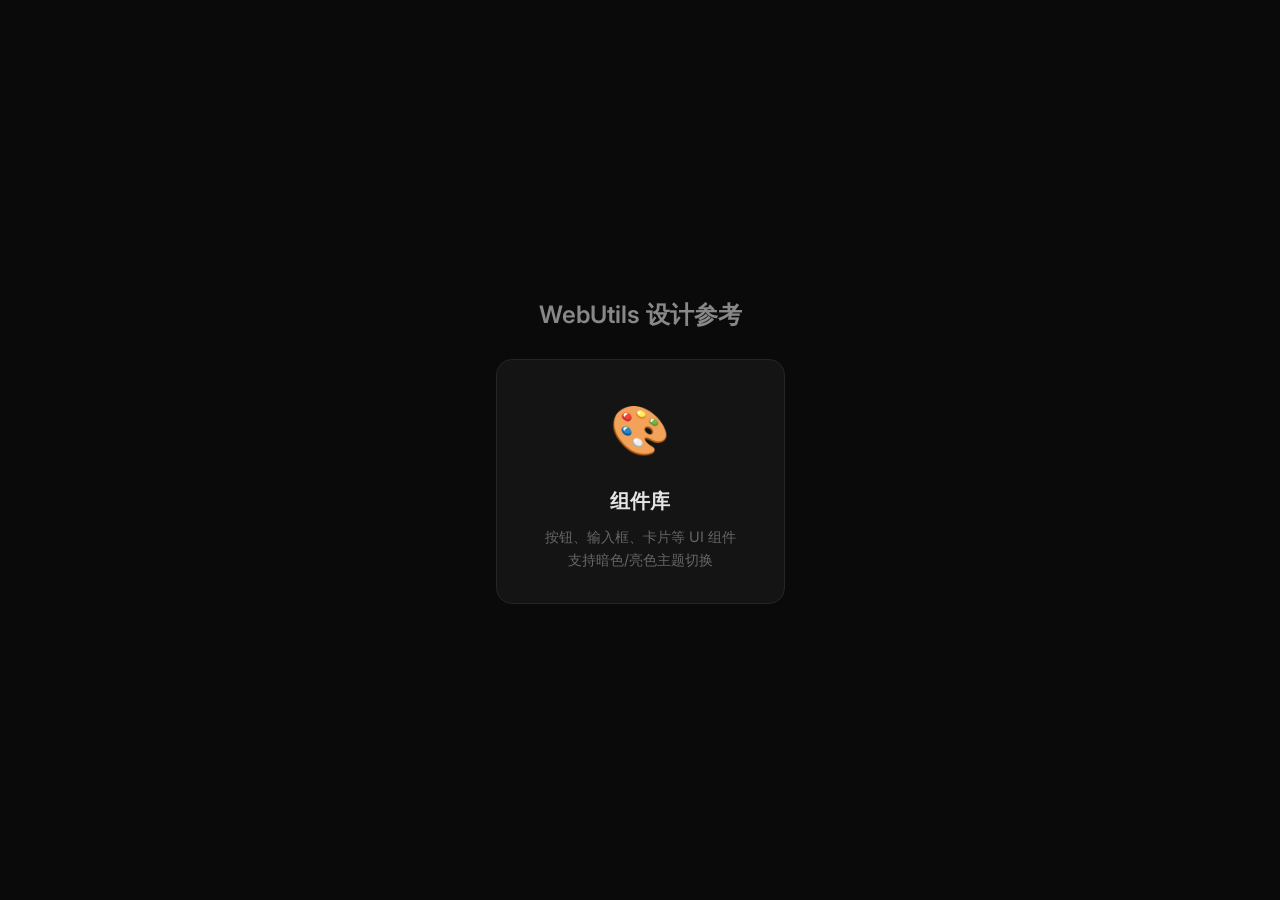
<file: html-tools/archive/design-reference/index.html>
<!doctype html>
<html lang="zh">
  <head>
    <meta charset="utf-8" />
    <meta name="viewport" content="width=device-width, initial-scale=1" />
    <title>设计参考 - WebUtils</title>
    <link rel="preconnect" href="https://fonts.googleapis.com" />
    <link rel="preconnect" href="https://fonts.gstatic.com" crossorigin />
    <link
      href="https://fonts.googleapis.com/css2?family=Inter:wght@400;500;600;700&family=JetBrains+Mono:wght@400;500&display=swap"
      rel="stylesheet"
    />
    <style>
      * {
        box-sizing: border-box;
        margin: 0;
        padding: 0;
      }

      body {
        font-family: Inter, system-ui, sans-serif;
        background: #0a0a0a;
        color: #e5e5e5;
        line-height: 1.6;
        min-height: 100vh;
        display: flex;
        align-items: center;
        justify-content: center;
        padding: 24px;
      }

      .container {
        text-align: center;
      }

      h1 {
        font-size: 1.5rem;
        font-weight: 600;
        margin-bottom: 24px;
        color: #888;
      }

      .card {
        background: #141414;
        border: 1px solid #252525;
        border-radius: 16px;
        padding: 32px 48px;
        transition: all 0.2s;
      }

      .card:hover {
        border-color: #00f5d4;
        transform: translateY(-2px);
      }

      .card a {
        text-decoration: none;
        color: inherit;
        display: block;
      }

      .icon {
        font-size: 3rem;
        margin-bottom: 16px;
      }

      .title {
        font-size: 1.25rem;
        font-weight: 600;
        margin-bottom: 8px;
      }

      .desc {
        font-size: 0.9rem;
        color: #666;
      }
    </style>
  </head>
  <body>
    <div class="container">
      <h1>WebUtils 设计参考</h1>
      <div class="card">
        <a href="components.html">
          <div class="icon">🎨</div>
          <div class="title">组件库</div>
          <div class="desc">
            按钮、输入框、卡片等 UI 组件
            <br />
            支持暗色/亮色主题切换
          </div>
        </a>
      </div>
    </div>
  </body>
</html>
</file>
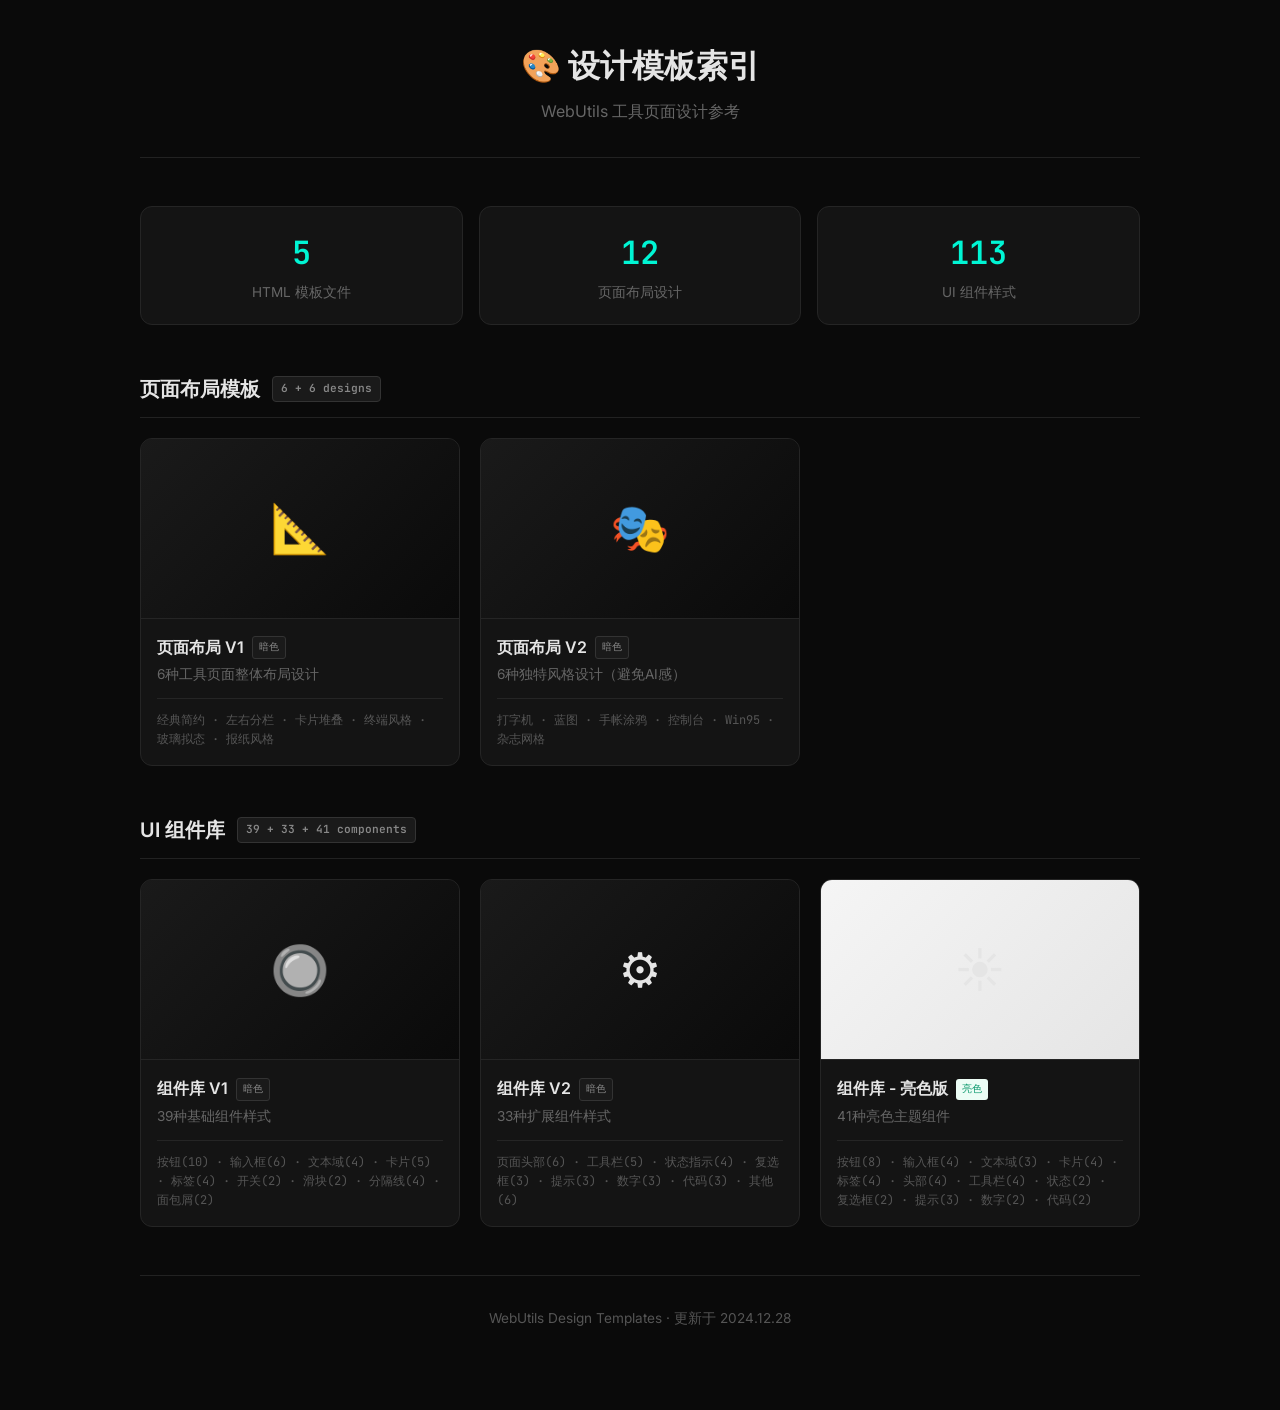
<file: html-tools/archive/design-templates/index.html>
<!doctype html>
<html lang="zh">
  <head>
    <meta charset="utf-8" />
    <meta name="viewport" content="width=device-width, initial-scale=1" />
    <title>设计模板索引 - WebUtils</title>
    <link rel="preconnect" href="https://fonts.googleapis.com" />
    <link rel="preconnect" href="https://fonts.gstatic.com" crossorigin />
    <link
      href="https://fonts.googleapis.com/css2?family=Inter:wght@400;500;600;700&family=JetBrains+Mono:wght@400;500&display=swap"
      rel="stylesheet"
    />
    <style>
      * {
        box-sizing: border-box;
        margin: 0;
        padding: 0;
      }

      body {
        font-family: Inter, system-ui, sans-serif;
        background: #0a0a0a;
        color: #e5e5e5;
        line-height: 1.6;
        padding: 40px 24px 80px;
      }

      .container {
        max-width: 1000px;
        margin: 0 auto;
      }

      header {
        text-align: center;
        margin-bottom: 48px;
        padding-bottom: 32px;
        border-bottom: 1px solid #222;
      }

      h1 {
        font-size: 2rem;
        font-weight: 700;
        margin-bottom: 8px;
      }

      .subtitle {
        color: #666;
        font-size: 1rem;
      }

      .section {
        margin-bottom: 48px;
      }

      .section-title {
        font-size: 1.25rem;
        font-weight: 600;
        margin-bottom: 20px;
        padding-bottom: 12px;
        border-bottom: 1px solid #222;
        display: flex;
        align-items: center;
        gap: 12px;
      }

      .section-title .badge {
        font-family: "JetBrains Mono", monospace;
        font-size: 0.7rem;
        padding: 3px 8px;
        background: #1a1a1a;
        border: 1px solid #333;
        border-radius: 4px;
        color: #888;
      }

      .grid {
        display: grid;
        grid-template-columns: repeat(auto-fill, minmax(300px, 1fr));
        gap: 20px;
      }

      .card {
        background: #141414;
        border: 1px solid #252525;
        border-radius: 12px;
        overflow: hidden;
        transition: all 0.2s;
      }

      .card:hover {
        border-color: #00f5d4;
        transform: translateY(-2px);
      }

      .card a {
        text-decoration: none;
        color: inherit;
        display: block;
      }

      .card-preview {
        height: 180px;
        background: #1a1a1a;
        display: flex;
        align-items: center;
        justify-content: center;
        font-size: 3rem;
        border-bottom: 1px solid #252525;
      }

      .card-preview.light {
        background: linear-gradient(135deg, #f5f5f5, #e5e5e5);
      }

      .card-preview.dark {
        background: linear-gradient(135deg, #1a1a1a, #0a0a0a);
      }

      .card-content {
        padding: 16px;
      }

      .card-title {
        font-weight: 600;
        margin-bottom: 4px;
        display: flex;
        align-items: center;
        gap: 8px;
      }

      .card-title .theme-badge {
        font-size: 0.65rem;
        padding: 2px 6px;
        border-radius: 3px;
        font-weight: 500;
      }

      .theme-badge.dark {
        background: #1a1a1a;
        color: #888;
        border: 1px solid #333;
      }

      .theme-badge.light {
        background: #ecfdf5;
        color: #059669;
      }

      .card-desc {
        font-size: 0.85rem;
        color: #666;
      }

      .card-meta {
        margin-top: 12px;
        padding-top: 12px;
        border-top: 1px solid #252525;
        font-family: "JetBrains Mono", monospace;
        font-size: 0.75rem;
        color: #555;
      }

      .stats {
        display: grid;
        grid-template-columns: repeat(3, 1fr);
        gap: 16px;
        margin-bottom: 48px;
      }

      .stat-card {
        background: #141414;
        border: 1px solid #252525;
        border-radius: 12px;
        padding: 20px;
        text-align: center;
      }

      .stat-value {
        font-family: "JetBrains Mono", monospace;
        font-size: 2rem;
        font-weight: 600;
        color: #00f5d4;
      }

      .stat-label {
        font-size: 0.85rem;
        color: #666;
        margin-top: 4px;
      }

      footer {
        text-align: center;
        padding-top: 32px;
        border-top: 1px solid #222;
        color: #555;
        font-size: 0.85rem;
      }
    </style>
  </head>
  <body>
    <div class="container">
      <header>
        <h1>🎨 设计模板索引</h1>
        <p class="subtitle">WebUtils 工具页面设计参考</p>
      </header>

      <div class="stats">
        <div class="stat-card">
          <div class="stat-value">5</div>
          <div class="stat-label">HTML 模板文件</div>
        </div>
        <div class="stat-card">
          <div class="stat-value">12</div>
          <div class="stat-label">页面布局设计</div>
        </div>
        <div class="stat-card">
          <div class="stat-value">113</div>
          <div class="stat-label">UI 组件样式</div>
        </div>
      </div>

      <section class="section">
        <h2 class="section-title">
          页面布局模板
          <span class="badge">6 + 6 designs</span>
        </h2>
        <div class="grid">
          <div class="card">
            <a href="design-reference.html">
              <div class="card-preview dark">📐</div>
              <div class="card-content">
                <div class="card-title">
                  页面布局 V1
                  <span class="theme-badge dark">暗色</span>
                </div>
                <div class="card-desc">6种工具页面整体布局设计</div>
                <div class="card-meta">
                  经典简约 · 左右分栏 · 卡片堆叠 · 终端风格 · 玻璃拟态 · 报纸风格
                </div>
              </div>
            </a>
          </div>

          <div class="card">
            <a href="design-reference-v2.html">
              <div class="card-preview dark">🎭</div>
              <div class="card-content">
                <div class="card-title">
                  页面布局 V2
                  <span class="theme-badge dark">暗色</span>
                </div>
                <div class="card-desc">6种独特风格设计（避免AI感）</div>
                <div class="card-meta">打字机 · 蓝图 · 手帐涂鸦 · 控制台 · Win95 · 杂志网格</div>
              </div>
            </a>
          </div>
        </div>
      </section>

      <section class="section">
        <h2 class="section-title">
          UI 组件库
          <span class="badge">39 + 33 + 41 components</span>
        </h2>
        <div class="grid">
          <div class="card">
            <a href="components-reference.html">
              <div class="card-preview dark">🔘</div>
              <div class="card-content">
                <div class="card-title">
                  组件库 V1
                  <span class="theme-badge dark">暗色</span>
                </div>
                <div class="card-desc">39种基础组件样式</div>
                <div class="card-meta">
                  按钮(10) · 输入框(6) · 文本域(4) · 卡片(5) · 标签(4) · 开关(2) · 滑块(2) ·
                  分隔线(4) · 面包屑(2)
                </div>
              </div>
            </a>
          </div>

          <div class="card">
            <a href="components-reference-v2.html">
              <div class="card-preview dark">⚙️</div>
              <div class="card-content">
                <div class="card-title">
                  组件库 V2
                  <span class="theme-badge dark">暗色</span>
                </div>
                <div class="card-desc">33种扩展组件样式</div>
                <div class="card-meta">
                  页面头部(6) · 工具栏(5) · 状态指示(4) · 复选框(3) · 提示(3) · 数字(3) · 代码(3) ·
                  其他(6)
                </div>
              </div>
            </a>
          </div>

          <div class="card">
            <a href="components-light.html">
              <div class="card-preview light">☀️</div>
              <div class="card-content">
                <div class="card-title">
                  组件库 - 亮色版
                  <span class="theme-badge light">亮色</span>
                </div>
                <div class="card-desc">41种亮色主题组件</div>
                <div class="card-meta">
                  按钮(8) · 输入框(4) · 文本域(3) · 卡片(4) · 标签(4) · 头部(4) · 工具栏(4) ·
                  状态(2) · 复选框(2) · 提示(3) · 数字(2) · 代码(2)
                </div>
              </div>
            </a>
          </div>
        </div>
      </section>

      <footer>WebUtils Design Templates · 更新于 2024.12.28</footer>
    </div>
  </body>
</html>
</file>
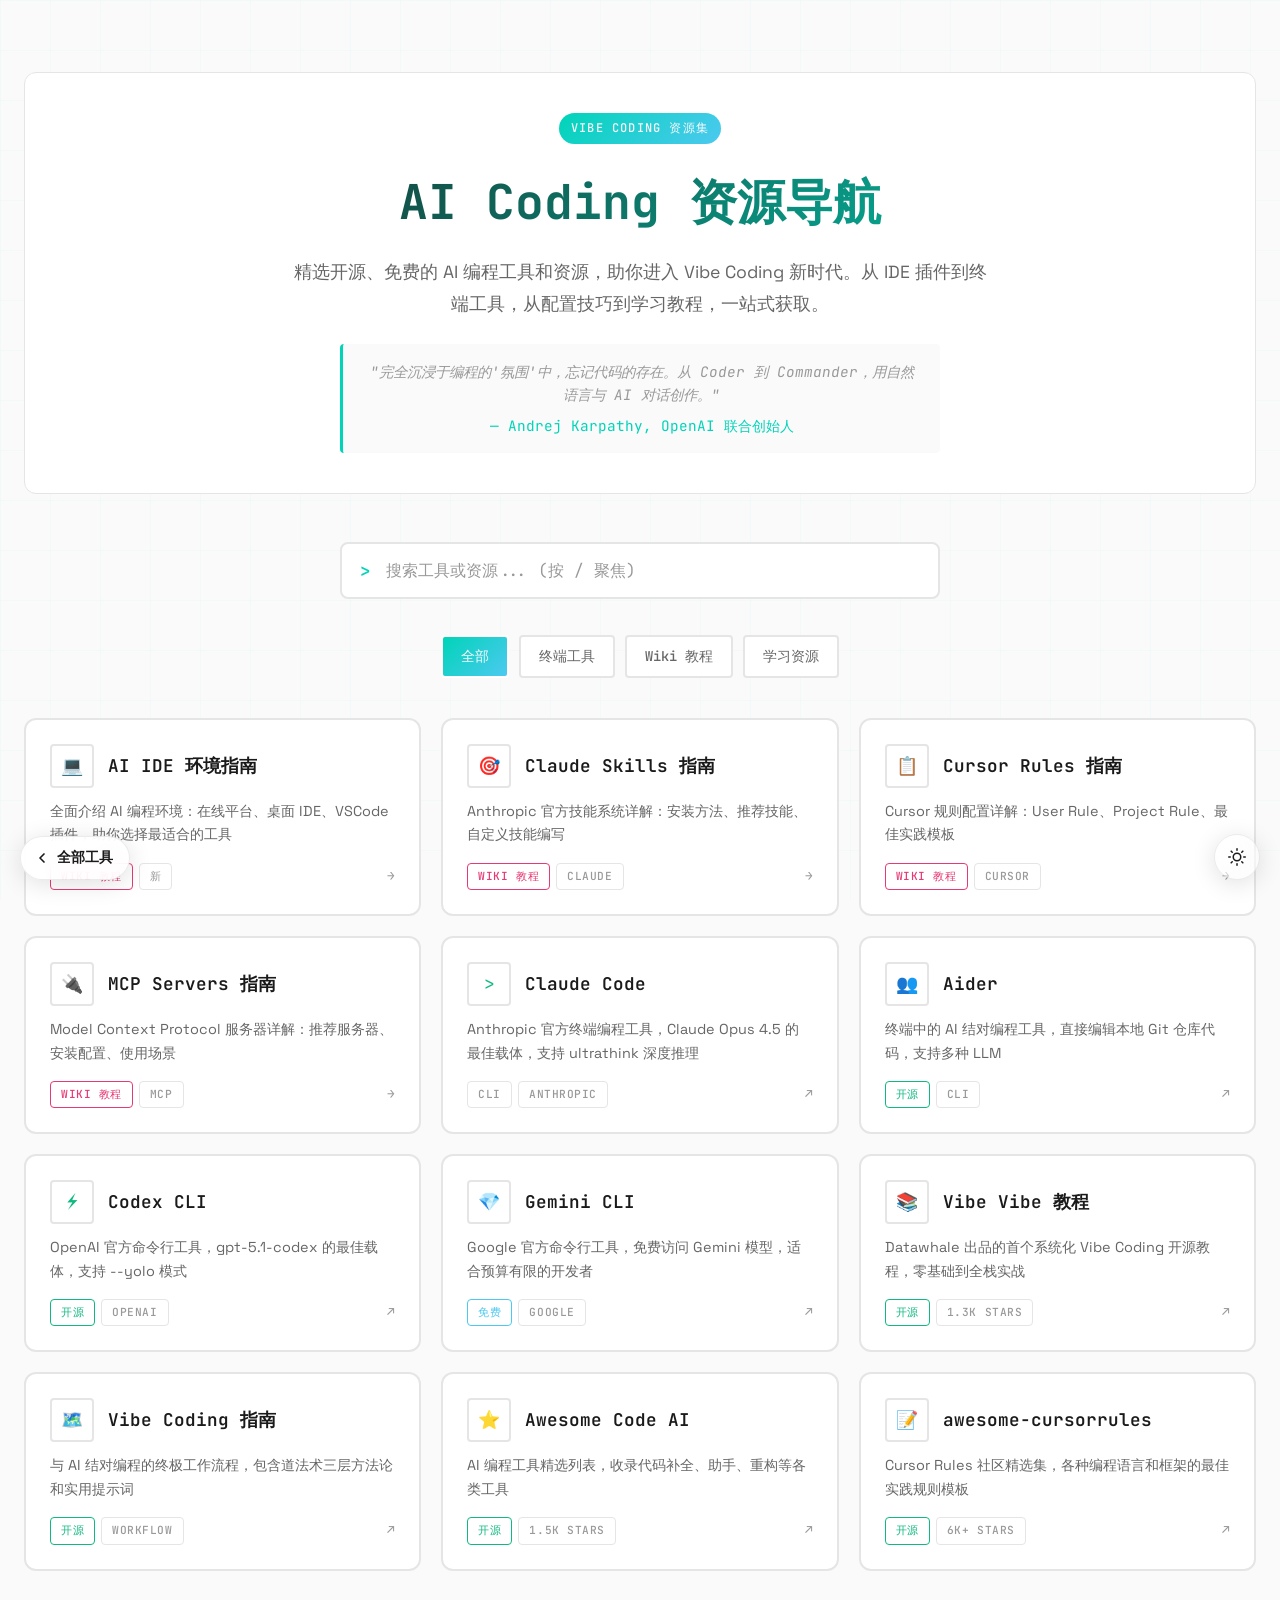
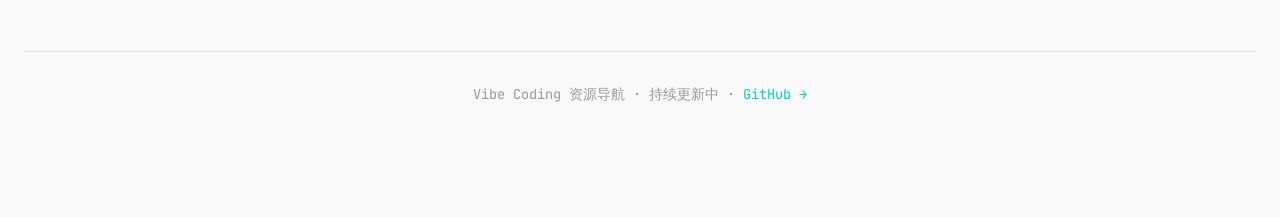
<file: html-tools/tools/ai-coding/index.html>
<!doctype html>
<html lang="zh-CN">
  <head>
    <meta charset="utf-8" />
    <meta name="viewport" content="width=device-width, initial-scale=1" />
    <title>AI Coding 资源导航 - WebUtils</title>
    <!-- SEO Meta Tags -->
    <meta name="description" content="AI Coding 资源导航 - WebUtils" />
    <meta name="keywords" content="index,ai-coding,tools" />
    <meta name="author" content="WebUtils" />
    <meta name="robots" content="index, follow" />
    <link rel="canonical" href="https://tools.realtime-ai.chat/tools/ai-coding/index.html" />

    <!-- Open Graph -->
    <meta property="og:title" content="AI Coding 资源导航 - WebUtils" />
    <meta property="og:description" content="AI Coding 资源导航 - WebUtils" />
    <meta property="og:type" content="website" />
    <meta property="og:url" content="https://tools.realtime-ai.chat/tools/ai-coding/index.html" />
    <meta property="og:site_name" content="WebUtils" />
    <meta property="og:locale" content="zh_CN" />
    <meta property="og:image" content="https://tools.realtime-ai.chat/social-preview.png" />
    <meta property="og:image:width" content="1280" />
    <meta property="og:image:height" content="640" />
    <meta property="og:image:type" content="image/png" />

    <!-- Twitter Card -->
    <meta name="twitter:card" content="summary" />
    <meta name="twitter:title" content="AI Coding 资源导航 - WebUtils" />
    <meta name="twitter:description" content="AI Coding 资源导航 - WebUtils" />
    <meta name="twitter:image" content="https://tools.realtime-ai.chat/social-preview.png" />

    <link rel="preconnect" href="https://fonts.googleapis.com" />
    <link rel="preconnect" href="https://fonts.gstatic.com" crossorigin />
    <link
      href="https://fonts.googleapis.com/css2?family=JetBrains+Mono:wght@400;500;600;700&family=Space+Grotesk:wght@400;500;600;700&display=swap"
      rel="stylesheet"
    />
    <link rel="stylesheet" href="../../assets/css/tool-base.css" />
    <style>
      /* CSS 变量兼容垫片 (修复 d03c9548 改名遗留) */
      :root {
        /* color-* 家族 → 新设计系统 */
        --color-bg-deep: var(--bg-deep, #0a0a0f);
        --color-bg-surface: var(--bg-surface, #12121a);
        --color-bg-subtle: var(--bg-card, #1a1a24);
        --color-bg-card: var(--bg-card, #1a1a24);
        --color-bg-input: var(--bg-input, #0e0e14);
        --color-text-primary: var(--text-primary, #e8e8ed);
        --color-text-secondary: var(--text-secondary, #8888a0);
        --color-text-muted: var(--text-muted, #55556a);
        --color-border-default: var(--border-subtle, #2a2a3a);
        --color-border-subtle: var(--border-subtle, #2a2a3a);
        --color-border-strong: var(--border-strong, #3a3a4a);
        --color-accent-primary: var(--accent-cyan, #00f5d4);
        --color-accent-secondary: var(--accent-magenta, #f72585);
        --color-accent-tertiary: var(--accent-blue, #4cc9f0);
        --color-accent-cyan: var(--accent-cyan, #00f5d4);
        --color-accent-purple: var(--accent-purple, #8b5cf6);
        --color-accent-pink: var(--accent-magenta, #f72585);
        --color-accent-orange: #ff9f1c;
        --color-success: var(--accent-green, #10b981);
        --color-warning: var(--accent-yellow, #fbbf24);
        --color-error: var(--accent-red, #f43f5e);
        --color-danger: var(--accent-red, #f43f5e);
        --color-info: var(--accent-blue, #4cc9f0);
        --color-safe: var(--accent-green, #10b981);

        /* 玻璃拟态 */
        --glass-bg: rgba(26, 26, 36, 0.72);
        --glass-border: rgba(255, 255, 255, 0.08);
        --glass-blur: 24px;
        --glass-saturate: 180%;
        --glass-radius: 16px;
        --glass-border-width: 1px;
        --glass-shadow: 0 8px 32px rgba(0, 0, 0, 0.5);

        /* 间距尺度 */
        --space-1: 4px;
        --space-2: 8px;
        --space-3: 12px;
        --space-4: 16px;
        --space-5: 20px;
        --space-6: 24px;
        --space-8: 32px;
        --spacing-sm: 8px;
        --spacing-md: 16px;
        --spacing-lg: 24px;
        --spacing-card: 16px;

        /* 阴影 */
        --shadow-sm: 0 1px 2px rgba(0, 0, 0, 0.4);
        --shadow-md: 0 4px 12px rgba(0, 0, 0, 0.4);
        --shadow-lg: 0 8px 32px rgba(0, 0, 0, 0.5);
        --shadow-glow: 0 0 20px rgba(0, 245, 212, 0.15);
        --card-shadow: 0 4px 12px rgba(0, 0, 0, 0.4);

        /* 辉光 */
        --glow-cyan: 0 0 20px rgba(0, 245, 212, 0.4);
        --glow-purple: 0 0 20px rgba(139, 92, 246, 0.4);
        --glow-green: 0 0 20px rgba(16, 185, 129, 0.4);
        --glow-red: 0 0 20px rgba(244, 63, 94, 0.4);
        --glow-magenta: 0 0 20px rgba(247, 37, 133, 0.4);
        --accent-glow: 0 0 20px rgba(0, 245, 212, 0.4);

        /* 过渡 */
        --transition-fast: 150ms ease;
        --transition-normal: 250ms ease;
        --transition: 200ms ease;

        /* 圆角 */
        --radius-full: 9999px;
        --radius-xl: 24px;
        --border-radius: 8px;

        /* 布局 */
        --nav-height: 56px;
        --container-max: 1400px;
        --container-bg: var(--bg-card, #1a1a24);
        --safe-area-top: env(safe-area-inset-top, 0px);
        --safe-area-bottom: env(safe-area-inset-bottom, 0px);

        /* 单名旧约定 */
        --bg-color: var(--bg-deep, #0a0a0f);
        --bg-secondary: var(--bg-surface, #12121a);
        --bg-tertiary: var(--bg-card, #1a1a24);
        --bg-elevated: var(--bg-card-hover, #22222e);
        --bg-hover: var(--bg-card-hover, #22222e);
        --bg-card-hover: #22222e;
        --bg-gradient: linear-gradient(135deg, #0a0a0f 0%, #12121a 100%);
        --primary-gradient: linear-gradient(135deg, #00f5d4 0%, #4cc9f0 100%);
        --text-color: var(--text-primary, #e8e8ed);
        --primary-color: var(--accent-cyan, #00f5d4);
        --primary-focus: rgba(0, 245, 212, 0.25);
        --secondary-color: var(--accent-magenta, #f72585);
        --tertiary-color: var(--text-muted, #55556a);
        --accent-color: var(--accent-cyan, #00f5d4);
        --accent-hover: #2dffe2;
        --accent-light: rgba(0, 245, 212, 0.15);
        --accent-pink: var(--accent-magenta, #f72585);
        --accent-orange: #ff9f1c;
        --accent-gold: #ffd166;
        --accent-brown: #a0522d;
        --success-color: var(--accent-green, #10b981);
        --good-color: var(--accent-green, #10b981);
        --warning-color: var(--accent-yellow, #fbbf24);
        --error-color: var(--accent-red, #f43f5e);
        --danger-color: var(--accent-red, #f43f5e);
        --info-color: var(--accent-blue, #4cc9f0);
        --muted-color: var(--text-muted, #55556a);
        --muted-border-color: var(--border-subtle, #2a2a3a);
        --hover-color: var(--accent-cyan, #00f5d4);
        --border-default: var(--border-subtle, #2a2a3a);
        --border-focus: var(--accent-cyan, #00f5d4);
        --border-accent: var(--accent-cyan, #00f5d4);
        --card-background-color: var(--bg-card, #1a1a24);
        --code-background-color: var(--bg-input, #0e0e14);

        /* Pico CSS 框架默认 */
        --pico-background-color: var(--bg-deep, #0a0a0f);
        --pico-color: var(--text-primary, #e8e8ed);
        --pico-muted-color: var(--text-muted, #55556a);
        --pico-muted-border-color: var(--border-subtle, #2a2a3a);
        --pico-muted-background: var(--bg-surface, #12121a);
        --pico-card-background-color: var(--bg-card, #1a1a24);
        --pico-code-background-color: var(--bg-input, #0e0e14);
        --pico-primary: var(--accent-cyan, #00f5d4);
        --pico-primary-background: var(--accent-cyan, #00f5d4);
        --pico-primary-inverse: #0a0a0f;
        --pico-primary-focus: rgba(0, 245, 212, 0.25);
        --pico-primary-rgb: 0, 245, 212;
        --pico-secondary: var(--text-secondary, #8888a0);
        --pico-secondary-background: var(--bg-card, #1a1a24);
        --pico-border-radius: 8px;
        --pico-contrast: var(--text-primary, #e8e8ed);
        --pico-contrast-background: var(--bg-card-hover, #22222e);
        --pico-del-color: var(--accent-red, #f43f5e);
        --pico-ins-color: var(--accent-green, #10b981);
        --pico-form-element-border-color: var(--border-strong, #3a3a4a);
        --pico-form-element-background-color: var(--bg-input, #0e0e14);
      }

      /* 浅色主题覆盖：glass/shadow/glow 等主题敏感变量 */
      [data-theme="light"] {
        /* 玻璃拟态 — 浅色版（半透明白） */
        --glass-bg: rgba(255, 255, 255, 0.78);
        --glass-border: rgba(0, 0, 0, 0.06);
        --glass-shadow: 0 8px 32px rgba(0, 0, 0, 0.12);

        /* 阴影 — 浅色版（更淡） */
        --shadow-sm: 0 1px 2px rgba(0, 0, 0, 0.06);
        --shadow-md: 0 4px 12px rgba(0, 0, 0, 0.08);
        --shadow-lg: 0 8px 32px rgba(0, 0, 0, 0.12);
        --shadow-glow: 0 0 20px rgba(0, 184, 148, 0.12);
        --card-shadow: 0 4px 12px rgba(0, 0, 0, 0.08);

        /* 辉光 — 浅色版（透明度降低） */
        --glow-cyan: 0 0 16px rgba(0, 184, 148, 0.18);
        --glow-purple: 0 0 16px rgba(139, 92, 246, 0.18);
        --glow-green: 0 0 16px rgba(16, 185, 129, 0.18);
        --glow-red: 0 0 16px rgba(244, 63, 94, 0.18);
        --glow-magenta: 0 0 16px rgba(247, 37, 133, 0.18);
        --accent-glow: 0 0 16px rgba(0, 184, 148, 0.18);

        /* 渐变 — 浅色版 */
        --bg-gradient: linear-gradient(135deg, #f8fafc 0%, #fff 100%);

        /* hover/elevated 替换为浅色调 */
        --bg-card-hover: #f1f5f9;
        --bg-elevated: #fff;
        --bg-hover: #f1f5f9;
        --accent-light: rgba(0, 184, 148, 0.12);
        --accent-hover: #00d4aa;

        /* Pico 浅色覆盖（默认 Pico 行为） */
        --pico-primary-inverse: #fff;
        --pico-contrast-background: #f1f5f9;
      }

      :root {
        --bg-deep: #0a0a0f;
        --bg-surface: #12121a;
        --bg-card: #1a1a24;
        --bg-input: #0e0e14;
        --text-primary: #e8e8ed;
        --text-secondary: #8888a0;
        --text-muted: #55556a;
        --border-subtle: #2a2a3a;
        --border-strong: #3a3a4a;
        --accent-cyan: #00f5d4;
        --accent-magenta: #f72585;
        --accent-green: #10b981;
        --accent-red: #f43f5e;
        --accent-yellow: #fbbf24;
        --accent-blue: #4cc9f0;
        --accent-purple: #7b2cbf;
        --radius-sm: 4px;
        --radius-md: 8px;
        --radius-lg: 12px;
        --font-sans:
          "Space Grotesk", -apple-system, blinkmacsystemfont, "Segoe UI", roboto, sans-serif;
        --font-mono: "JetBrains Mono", "Courier New", monospace;
        --shadow: 0 2px 8px rgba(0, 0, 0, 0.3);
      }

      [data-theme="light"] {
        --bg-deep: #fafafa;
        --bg-surface: #fff;
        --bg-card: #fff;
        --bg-input: #f5f5f5;
        --text-primary: #1a1a1a;
        --text-secondary: #666;
        --text-muted: #999;
        --border-subtle: #e5e5e5;
        --border-strong: #d5d5d5;
        --accent-cyan: #00d4b8;
        --accent-magenta: #e63975;
        --shadow: 0 2px 8px rgba(0, 0, 0, 0.08);
      }

      * {
        box-sizing: border-box;
        margin: 0;
        padding: 0;
      }

      html {
        scroll-behavior: smooth;
      }

      body {
        font-family: var(--font-sans);
        background: var(--color-bg-deep);
        color: var(--color-text-primary);
        min-height: 100vh;
        line-height: 1.6;
        overflow-x: hidden;
      }

      .bg-grid {
        position: fixed;
        inset: 0;
        background-image:
          linear-gradient(rgb(0, 245, 212, 0.03) 1px, transparent 1px),
          linear-gradient(90deg, rgb(0, 245, 212, 0.03) 1px, transparent 1px);
        background-size: 50px 50px;
        pointer-events: none;
        z-index: 0;
      }

      .bg-gradient {
        position: fixed;
        inset: 0;
        background:
          radial-gradient(ellipse 80% 50% at 20% -10%, var(--glow-cyan), transparent),
          radial-gradient(ellipse 60% 40% at 80% 110%, var(--glow-magenta), transparent);
        pointer-events: none;
        z-index: 0;
      }

      .container {
        position: relative;
        z-index: 1;
        max-width: 1400px;
        margin: 0 auto;
        padding: 40px 24px 80px;
      }

      /* Header */
      .header {
        display: flex;
        align-items: center;
        gap: 20px;
        margin-bottom: 32px;
      }

      .back-link {
        display: inline-flex;
        align-items: center;
        gap: 8px;
        font-family: var(--font-mono);
        font-size: 0.85rem;
        color: var(--color-text-secondary);
        text-decoration: none;
        padding: 8px 14px;
        background: var(--color-bg-surface);
        border: 1px solid var(--border-subtle);
        border-radius: var(--radius-sm);
        transition: all 0.2s ease;
      }

      .back-link:hover {
        border-color: var(--color-accent-cyan);
        color: var(--color-accent-cyan);
      }

      .theme-toggle {
        margin-left: auto;
        width: 44px;
        height: 44px;
        background: var(--color-bg-surface);
        border: 1px solid var(--border-subtle);
        border-radius: var(--radius-md);
        display: flex;
        align-items: center;
        justify-content: center;
        cursor: pointer;
        font-size: 1.2rem;
        transition: all 0.3s ease;
        color: var(--color-text-primary);
      }

      .theme-toggle:hover {
        border-color: var(--color-accent-cyan);
        box-shadow: 0 0 20px var(--glow-cyan);
        transform: rotate(-5deg);
      }

      /* Hero Section */
      .hero {
        text-align: center;
        margin-bottom: 48px;
        padding: 40px 20px;
        background: linear-gradient(135deg, var(--color-bg-surface) 0%, var(--color-bg-card) 100%);
        border: 1px solid var(--border-subtle);
        border-radius: var(--radius-lg);
      }

      .hero-badge {
        display: inline-flex;
        align-items: center;
        gap: 8px;
        font-family: var(--font-mono);
        font-size: 0.75rem;
        font-weight: 500;
        padding: 6px 12px;
        background: linear-gradient(135deg, var(--color-accent-cyan), var(--accent-blue));
        border-radius: 20px;
        color: var(--color-bg-deep);
        margin-bottom: 20px;
        text-transform: uppercase;
        letter-spacing: 0.1em;
      }

      .hero h1 {
        font-family: var(--font-mono);
        font-size: clamp(2rem, 5vw, 3rem);
        font-weight: 700;
        margin-bottom: 16px;
        background: linear-gradient(
          135deg,
          var(--color-text-primary) 0%,
          var(--color-accent-cyan) 100%
        );
        background-clip: text;
        -webkit-text-fill-color: transparent;
      }

      .hero p {
        font-size: 1.1rem;
        color: var(--color-text-secondary);
        max-width: 700px;
        margin: 0 auto 24px;
        line-height: 1.8;
      }

      .hero-quote {
        font-family: var(--font-mono);
        font-size: 0.9rem;
        color: var(--text-muted);
        font-style: italic;
        padding: 16px 24px;
        background: var(--color-bg-deep);
        border-left: 3px solid var(--color-accent-cyan);
        border-radius: var(--radius-sm);
        max-width: 600px;
        margin: 0 auto;
      }

      .hero-quote cite {
        display: block;
        margin-top: 8px;
        font-style: normal;
        color: var(--color-accent-cyan);
      }

      /* Search */
      .search-wrapper {
        max-width: 600px;
        margin: 0 auto 36px;
        position: relative;
      }

      .search-box {
        position: relative;
      }

      .search-box::before {
        content: ">";
        position: absolute;
        left: 20px;
        top: 50%;
        transform: translateY(-50%);
        font-family: var(--font-mono);
        font-size: 1.1rem;
        color: var(--color-accent-cyan);
        font-weight: 600;
      }

      .search-box input {
        width: 100%;
        padding: 16px 20px 16px 44px;
        font-family: var(--font-mono);
        font-size: 1rem;
        background: var(--color-bg-surface);
        border: 2px solid var(--border-subtle);
        border-radius: var(--radius-md);
        color: var(--color-text-primary);
        outline: none;
        transition: all 0.2s ease;
      }

      .search-box input::placeholder {
        color: var(--text-muted);
      }

      .search-box input:focus {
        border-color: var(--color-accent-cyan);
        box-shadow:
          0 0 0 4px var(--glow-cyan),
          0 4px 20px var(--glow-cyan);
      }

      /* Categories */
      .categories {
        display: flex;
        flex-wrap: wrap;
        gap: 10px;
        justify-content: center;
        margin-bottom: 40px;
      }

      .category-btn {
        font-family: var(--font-mono);
        font-size: 0.85rem;
        font-weight: 500;
        padding: 10px 18px;
        background: var(--color-bg-surface);
        border: 2px solid var(--border-subtle);
        border-radius: var(--radius-sm);
        color: var(--color-text-secondary);
        cursor: pointer;
        transition: all 0.2s ease;
        position: relative;
        overflow: hidden;
      }

      .category-btn::before {
        content: "";
        position: absolute;
        inset: 0;
        background: linear-gradient(135deg, var(--color-accent-cyan), var(--accent-blue));
        opacity: 0;
        transition: opacity 0.2s ease;
      }

      .category-btn span {
        position: relative;
        z-index: 1;
      }

      .category-btn:hover {
        border-color: var(--color-accent-cyan);
        color: var(--color-text-primary);
      }

      .category-btn.active {
        border-color: transparent;
        color: var(--color-bg-deep);
      }

      .category-btn.active::before {
        opacity: 1;
      }

      /* Section Title */
      .section-title {
        font-family: var(--font-mono);
        font-size: 1.2rem;
        font-weight: 600;
        color: var(--color-text-primary);
        margin: 48px 0 24px;
        padding-bottom: 12px;
        border-bottom: 2px solid var(--border-subtle);
        display: flex;
        align-items: center;
        gap: 12px;
      }

      .section-title .icon {
        font-size: 1.4rem;
      }

      /* Tools Grid */
      .tools-grid {
        display: grid;
        grid-template-columns: repeat(auto-fill, minmax(320px, 1fr));
        gap: 20px;
      }

      .tool-card {
        position: relative;
        background: var(--color-bg-card);
        border: 2px solid var(--border-subtle);
        border-radius: var(--radius-lg);
        padding: 24px;
        text-decoration: none;
        color: inherit;
        display: flex;
        flex-direction: column;
        gap: 12px;
        transition: all 0.3s cubic-bezier(0.4, 0, 0.2, 1);
        animation: fade-in-up 0.5s ease backwards;
      }

      .tool-card::before {
        content: "";
        position: absolute;
        top: 0;
        left: 0;
        right: 0;
        height: 3px;
        background: linear-gradient(
          90deg,
          var(--card-accent, var(--color-accent-cyan)),
          transparent
        );
        opacity: 0;
        transition: opacity 0.3s ease;
      }

      .tool-card:hover {
        border-color: var(--card-accent, var(--color-accent-cyan));
        background: var(--bg-card-hover);
        transform: translateY(-4px);
        box-shadow:
          0 10px 40px -10px rgb(0, 0, 0, 0.5),
          0 0 20px var(--glow-cyan);
      }

      .tool-card:hover::before {
        opacity: 1;
      }

      .tool-card-header {
        display: flex;
        align-items: center;
        gap: 14px;
      }

      .tool-icon {
        width: 44px;
        height: 44px;
        background: var(--color-bg-surface);
        border: 2px solid var(--border-subtle);
        border-radius: var(--radius-sm);
        display: flex;
        align-items: center;
        justify-content: center;
        font-family: var(--font-mono);
        font-size: 18px;
        color: var(--card-accent, var(--color-accent-cyan));
        flex-shrink: 0;
        transition: all 0.3s ease;
      }

      .tool-card:hover .tool-icon {
        background: var(--card-accent, var(--color-accent-cyan));
        border-color: var(--card-accent, var(--color-accent-cyan));
        color: var(--color-bg-deep);
        transform: rotate(-5deg) scale(1.05);
      }

      .tool-card h3 {
        font-family: var(--font-mono);
        font-size: 1.1rem;
        font-weight: 600;
        color: var(--color-text-primary);
        margin: 0;
        line-height: 1.3;
        flex: 1;
      }

      .tool-card p {
        font-size: 0.9rem;
        color: var(--color-text-secondary);
        line-height: 1.6;
        margin: 0;
        flex-grow: 1;
      }

      .tool-card-footer {
        display: flex;
        align-items: center;
        justify-content: space-between;
        margin-top: 4px;
        flex-wrap: wrap;
        gap: 8px;
      }

      .tool-tags {
        display: flex;
        gap: 6px;
        flex-wrap: wrap;
      }

      .tool-tag {
        font-family: var(--font-mono);
        font-size: 0.7rem;
        font-weight: 500;
        padding: 4px 10px;
        background: var(--color-bg-surface);
        border: 1px solid var(--border-subtle);
        border-radius: var(--radius-sm);
        color: var(--text-muted);
        text-transform: uppercase;
        letter-spacing: 0.05em;
      }

      .tool-tag.opensource {
        border-color: var(--accent-green);
        color: var(--accent-green);
      }

      .tool-tag.free {
        border-color: var(--accent-blue);
        color: var(--accent-blue);
      }

      .tool-tag.wiki {
        border-color: var(--accent-magenta);
        color: var(--accent-magenta);
      }

      .external-link {
        font-family: var(--font-mono);
        font-size: 0.8rem;
        color: var(--text-muted);
        transition: all 0.3s ease;
      }

      .tool-card:hover .external-link {
        color: var(--card-accent, var(--color-accent-cyan));
      }

      /* Category Colors */
      .tool-card[data-category="ide"] {
        --card-accent: var(--color-accent-cyan);
      }
      .tool-card[data-category="terminal"] {
        --card-accent: var(--accent-green);
      }
      .tool-card[data-category="online"] {
        --card-accent: var(--accent-blue);
      }
      .tool-card[data-category="plugin"] {
        --card-accent: var(--color-accent-purple);
      }
      .tool-card[data-category="config"] {
        --card-accent: var(--accent-magenta);
      }
      .tool-card[data-category="learn"] {
        --card-accent: var(--accent-yellow);
      }

      .tool-card.hidden {
        display: none;
      }

      /* No Results */
      .no-results {
        text-align: center;
        padding: 60px 20px;
        display: none;
      }

      .no-results.show {
        display: block;
      }

      .no-results-icon {
        font-size: 3rem;
        margin-bottom: 16px;
        opacity: 0.5;
      }

      .no-results p {
        font-family: var(--font-mono);
        color: var(--text-muted);
        font-size: 1rem;
      }

      /* Footer */
      footer {
        text-align: center;
        margin-top: 80px;
        padding: 32px 0;
        border-top: 1px solid var(--border-subtle);
      }

      footer p {
        font-family: var(--font-mono);
        font-size: 0.85rem;
        color: var(--text-muted);
        display: flex;
        align-items: center;
        justify-content: center;
        gap: 8px;
        flex-wrap: wrap;
      }

      footer a {
        color: var(--color-accent-cyan);
        text-decoration: none;
        transition: color 0.2s ease;
      }

      footer a:hover {
        color: var(--color-text-primary);
      }

      /* Animation */
      @keyframes fade-in-up {
        from {
          opacity: 0;
          transform: translateY(20px);
        }
        to {
          opacity: 1;
          transform: translateY(0);
        }
      }

      .tool-card:nth-child(1) {
        animation-delay: 0.02s;
      }
      .tool-card:nth-child(2) {
        animation-delay: 0.04s;
      }
      .tool-card:nth-child(3) {
        animation-delay: 0.06s;
      }
      .tool-card:nth-child(4) {
        animation-delay: 0.08s;
      }
      .tool-card:nth-child(5) {
        animation-delay: 0.1s;
      }
      .tool-card:nth-child(6) {
        animation-delay: 0.12s;
      }

      /* Responsive */
      @media (width <= 640px) {
        .container {
          padding: 24px 16px 60px;
        }

        .hero {
          padding: 24px 16px;
        }

        .hero h1 {
          font-size: 1.8rem;
        }

        .tools-grid {
          grid-template-columns: 1fr;
          gap: 16px;
        }

        .tool-card {
          padding: 20px;
        }

        .categories {
          gap: 8px;
        }

        .category-btn {
          padding: 8px 14px;
          font-size: 0.8rem;
        }
      }

      .breadcrumb {
        background: rgba(255, 255, 255, 0.95);
        padding: 8px 15px;
        border-radius: 20px;
        box-shadow: 0 2px 10px rgba(0, 0, 0, 0.1);
        font-size: 0.85rem;
      }
      .breadcrumb a {
        color: #667eea;
        text-decoration: none;
      }
      .breadcrumb a:hover {
        text-decoration: underline;
      }
      .breadcrumb span {
        color: #999;
        margin: 0 5px;
      }
    </style>
    <script src="../../assets/js/tool-chrome.js"></script>

    <!-- PWA -->
    <link rel="manifest" href="/manifest.json" />
    <link rel="icon" type="image/png" sizes="192x192" href="/apple-touch-icon.png" />
    <link rel="apple-touch-icon" href="/apple-touch-icon.png" />
    <meta name="theme-color" content="#ffffff" media="(prefers-color-scheme: light)" />
    <meta name="theme-color" content="#1a1a1a" media="(prefers-color-scheme: dark)" />
  </head>
  <body>
    <nav class="breadcrumb">
      <a href="../../index.html">首页</a>
      <span>›</span>
      AI Coding 资源导航
    </nav>
    <div class="bg-grid"></div>
    <div class="bg-gradient"></div>

    <div class="container">
      <div class="header">
        <button class="theme-toggle" id="theme-toggle" aria-label="切换主题">
          <span class="theme-icon">🌙</span>
        </button>
      </div>

      <!-- Hero Section -->
      <section class="hero">
        <span class="hero-badge">Vibe Coding 资源集</span>
        <h1>AI Coding 资源导航</h1>
        <p>
          精选开源、免费的 AI 编程工具和资源，助你进入 Vibe Coding 新时代。从 IDE
          插件到终端工具，从配置技巧到学习教程，一站式获取。
        </p>
        <blockquote class="hero-quote">
          "完全沉浸于编程的'氛围'中，忘记代码的存在。从 Coder 到 Commander，用自然语言与 AI
          对话创作。"
          <cite>— Andrej Karpathy, OpenAI 联合创始人</cite>
        </blockquote>
      </section>

      <!-- Search -->
      <div class="search-wrapper">
        <div class="search-box">
          <input
            type="search"
            id="search"
            placeholder="搜索工具或资源... (按 / 聚焦)"
            autocomplete="off"
            spellcheck="false"
          />
        </div>
      </div>

      <!-- Categories -->
      <div class="categories">
        <button class="category-btn active" data-category="all"><span>全部</span></button>
        <button class="category-btn" data-category="terminal"><span>终端工具</span></button>
        <button class="category-btn" data-category="config"><span>Wiki 教程</span></button>
        <button class="category-btn" data-category="learn"><span>学习资源</span></button>
      </div>

      <!-- Tools Grid -->
      <div class="tools-grid" id="tools-grid">
        <!-- Wiki 教程 -->
        <a
          href="wiki/ai-ide.html"
          class="tool-card"
          data-category="config"
          data-keywords="ai ide 编辑器 在线平台 vscode 插件 cursor windsurf cline bolt v0"
        >
          <div class="tool-card-header">
            <div class="tool-icon">💻</div>
            <h3>AI IDE 环境指南</h3>
          </div>
          <p>全面介绍 AI 编程环境：在线平台、桌面 IDE、VSCode 插件，助你选择最适合的工具</p>
          <div class="tool-card-footer">
            <div class="tool-tags">
              <span class="tool-tag wiki">Wiki 教程</span>
              <span class="tool-tag">新</span>
            </div>
            <span class="external-link">→</span>
          </div>
        </a>

        <a
          href="wiki/claude-skills.html"
          class="tool-card"
          data-category="config"
          data-keywords="claude skills 技能 anthropic 配置"
        >
          <div class="tool-card-header">
            <div class="tool-icon">🎯</div>
            <h3>Claude Skills 指南</h3>
          </div>
          <p>Anthropic 官方技能系统详解：安装方法、推荐技能、自定义技能编写</p>
          <div class="tool-card-footer">
            <div class="tool-tags">
              <span class="tool-tag wiki">Wiki 教程</span>
              <span class="tool-tag">claude</span>
            </div>
            <span class="external-link">→</span>
          </div>
        </a>

        <a
          href="wiki/cursor-rules.html"
          class="tool-card"
          data-category="config"
          data-keywords="cursor rules 规则 配置 .cursorrules"
        >
          <div class="tool-card-header">
            <div class="tool-icon">📋</div>
            <h3>Cursor Rules 指南</h3>
          </div>
          <p>Cursor 规则配置详解：User Rule、Project Rule、最佳实践模板</p>
          <div class="tool-card-footer">
            <div class="tool-tags">
              <span class="tool-tag wiki">Wiki 教程</span>
              <span class="tool-tag">cursor</span>
            </div>
            <span class="external-link">→</span>
          </div>
        </a>

        <a
          href="wiki/mcp-servers.html"
          class="tool-card"
          data-category="config"
          data-keywords="mcp model context protocol 服务器"
        >
          <div class="tool-card-header">
            <div class="tool-icon">🔌</div>
            <h3>MCP Servers 指南</h3>
          </div>
          <p>Model Context Protocol 服务器详解：推荐服务器、安装配置、使用场景</p>
          <div class="tool-card-footer">
            <div class="tool-tags">
              <span class="tool-tag wiki">Wiki 教程</span>
              <span class="tool-tag">mcp</span>
            </div>
            <span class="external-link">→</span>
          </div>
        </a>

        <!-- 终端工具 -->
        <a
          href="https://docs.anthropic.com/en/docs/claude-code"
          target="_blank"
          rel="noopener"
          class="tool-card"
          data-category="terminal"
          data-keywords="claude code anthropic 终端 命令行"
        >
          <div class="tool-card-header">
            <div class="tool-icon">&gt;</div>
            <h3>Claude Code</h3>
          </div>
          <p>Anthropic 官方终端编程工具，Claude Opus 4.5 的最佳载体，支持 ultrathink 深度推理</p>
          <div class="tool-card-footer">
            <div class="tool-tags">
              <span class="tool-tag">cli</span>
              <span class="tool-tag">anthropic</span>
            </div>
            <span class="external-link">↗</span>
          </div>
        </a>

        <a
          href="https://github.com/paul-gauthier/aider"
          target="_blank"
          rel="noopener"
          class="tool-card"
          data-category="terminal"
          data-keywords="aider 终端 结对编程 git"
        >
          <div class="tool-card-header">
            <div class="tool-icon">👥</div>
            <h3>Aider</h3>
          </div>
          <p>终端中的 AI 结对编程工具，直接编辑本地 Git 仓库代码，支持多种 LLM</p>
          <div class="tool-card-footer">
            <div class="tool-tags">
              <span class="tool-tag opensource">开源</span>
              <span class="tool-tag">cli</span>
            </div>
            <span class="external-link">↗</span>
          </div>
        </a>

        <a
          href="https://github.com/openai/codex"
          target="_blank"
          rel="noopener"
          class="tool-card"
          data-category="terminal"
          data-keywords="codex openai 终端 命令行"
        >
          <div class="tool-card-header">
            <div class="tool-icon">⚡</div>
            <h3>Codex CLI</h3>
          </div>
          <p>OpenAI 官方命令行工具，gpt-5.1-codex 的最佳载体，支持 --yolo 模式</p>
          <div class="tool-card-footer">
            <div class="tool-tags">
              <span class="tool-tag opensource">开源</span>
              <span class="tool-tag">openai</span>
            </div>
            <span class="external-link">↗</span>
          </div>
        </a>

        <a
          href="https://github.com/google-gemini/gemini-cli"
          target="_blank"
          rel="noopener"
          class="tool-card"
          data-category="terminal"
          data-keywords="gemini cli google 终端 免费"
        >
          <div class="tool-card-header">
            <div class="tool-icon">💎</div>
            <h3>Gemini CLI</h3>
          </div>
          <p>Google 官方命令行工具，免费访问 Gemini 模型，适合预算有限的开发者</p>
          <div class="tool-card-footer">
            <div class="tool-tags">
              <span class="tool-tag free">免费</span>
              <span class="tool-tag">google</span>
            </div>
            <span class="external-link">↗</span>
          </div>
        </a>

        <!-- 学习资源 -->
        <a
          href="https://github.com/datawhalechina/vibe-vibe"
          target="_blank"
          rel="noopener"
          class="tool-card"
          data-category="learn"
          data-keywords="vibe vibe 教程 datawhale 入门"
        >
          <div class="tool-card-header">
            <div class="tool-icon">📚</div>
            <h3>Vibe Vibe 教程</h3>
          </div>
          <p>Datawhale 出品的首个系统化 Vibe Coding 开源教程，零基础到全栈实战</p>
          <div class="tool-card-footer">
            <div class="tool-tags">
              <span class="tool-tag opensource">开源</span>
              <span class="tool-tag">1.3k stars</span>
            </div>
            <span class="external-link">↗</span>
          </div>
        </a>

        <a
          href="https://github.com/dubbohome/vibe-coding-cn"
          target="_blank"
          rel="noopener"
          class="tool-card"
          data-category="learn"
          data-keywords="vibe coding cn 工作流 方法论"
        >
          <div class="tool-card-header">
            <div class="tool-icon">🗺️</div>
            <h3>Vibe Coding 指南</h3>
          </div>
          <p>与 AI 结对编程的终极工作流程，包含道法术三层方法论和实用提示词</p>
          <div class="tool-card-footer">
            <div class="tool-tags">
              <span class="tool-tag opensource">开源</span>
              <span class="tool-tag">workflow</span>
            </div>
            <span class="external-link">↗</span>
          </div>
        </a>

        <a
          href="https://github.com/sourcegraph/awesome-code-ai"
          target="_blank"
          rel="noopener"
          class="tool-card"
          data-category="learn"
          data-keywords="awesome list 工具列表 资源"
        >
          <div class="tool-card-header">
            <div class="tool-icon">⭐</div>
            <h3>Awesome Code AI</h3>
          </div>
          <p>AI 编程工具精选列表，收录代码补全、助手、重构等各类工具</p>
          <div class="tool-card-footer">
            <div class="tool-tags">
              <span class="tool-tag opensource">开源</span>
              <span class="tool-tag">1.5k stars</span>
            </div>
            <span class="external-link">↗</span>
          </div>
        </a>

        <a
          href="https://github.com/PatrickJS/awesome-cursorrules"
          target="_blank"
          rel="noopener"
          class="tool-card"
          data-category="learn"
          data-keywords="cursor rules 社区 模板 awesome"
        >
          <div class="tool-card-header">
            <div class="tool-icon">📝</div>
            <h3>awesome-cursorrules</h3>
          </div>
          <p>Cursor Rules 社区精选集，各种编程语言和框架的最佳实践规则模板</p>
          <div class="tool-card-footer">
            <div class="tool-tags">
              <span class="tool-tag opensource">开源</span>
              <span class="tool-tag">6k+ stars</span>
            </div>
            <span class="external-link">↗</span>
          </div>
        </a>
      </div>

      <div class="no-results" id="no-results">
        <div class="no-results-icon">∅</div>
        <p>没有找到匹配的资源</p>
      </div>

      <footer>
        <p>
          <span>Vibe Coding 资源导航</span>
          <span>·</span>
          <span>持续更新中</span>
          <span>·</span>
          <a href="https://github.com/chicogong/html-tools" target="_blank" rel="noreferrer">
            GitHub →
          </a>
        </p>
      </footer>
    </div>

    <script>
      const searchInput = document.getElementById("search");
      const toolsGrid = document.getElementById("tools-grid");
      const noResults = document.getElementById("no-results");
      const categoryBtns = document.querySelectorAll(".category-btn");
      const toolCards = document.querySelectorAll(".tool-card");
      const themeToggle = document.getElementById("theme-toggle");
      const themeIcon = themeToggle.querySelector(".theme-icon");
      const htmlElement = document.documentElement;

      let currentCategory = "all";

      // Theme management
      const savedTheme = localStorage.getItem("theme") || "dark";
      if (savedTheme === "light") {
        htmlElement.setAttribute("data-theme", "light");
        themeIcon.textContent = "☀️";
      }

      themeToggle.addEventListener("click", () => {
        const currentTheme = htmlElement.getAttribute("data-theme");
        const newTheme = currentTheme === "light" ? "dark" : "light";

        if (newTheme === "light") {
          htmlElement.setAttribute("data-theme", "light");
          themeIcon.textContent = "☀️";
        } else {
          htmlElement.removeAttribute("data-theme");
          themeIcon.textContent = "🌙";
        }

        localStorage.setItem("theme", newTheme);
      });

      function filterTools() {
        const query = searchInput.value.toLowerCase().trim();
        let visibleCount = 0;

        toolCards.forEach((card) => {
          const category = card.dataset.category;
          const keywords = card.dataset.keywords || "";
          const title = card.querySelector("h3").textContent.toLowerCase();
          const desc = card.querySelector("p").textContent.toLowerCase();

          const matchesCategory = currentCategory === "all" || category === currentCategory;
          const matchesSearch =
            !query || title.includes(query) || desc.includes(query) || keywords.includes(query);

          if (matchesCategory && matchesSearch) {
            card.classList.remove("hidden");
            visibleCount++;
          } else {
            card.classList.add("hidden");
          }
        });

        if (visibleCount === 0) {
          noResults.classList.add("show");
        } else {
          noResults.classList.remove("show");
        }
      }

      searchInput.addEventListener("input", filterTools);

      categoryBtns.forEach((btn) => {
        btn.addEventListener("click", () => {
          categoryBtns.forEach((b) => b.classList.remove("active"));
          btn.classList.add("active");
          currentCategory = btn.dataset.category;
          filterTools();
        });
      });

      document.addEventListener("keydown", (e) => {
        if (e.key === "/" && document.activeElement !== searchInput) {
          e.preventDefault();
          searchInput.focus();
        }
        if (e.key === "Escape" && document.activeElement === searchInput) {
          searchInput.blur();
        }
      });
    </script>
  </body>
</html>
</file>
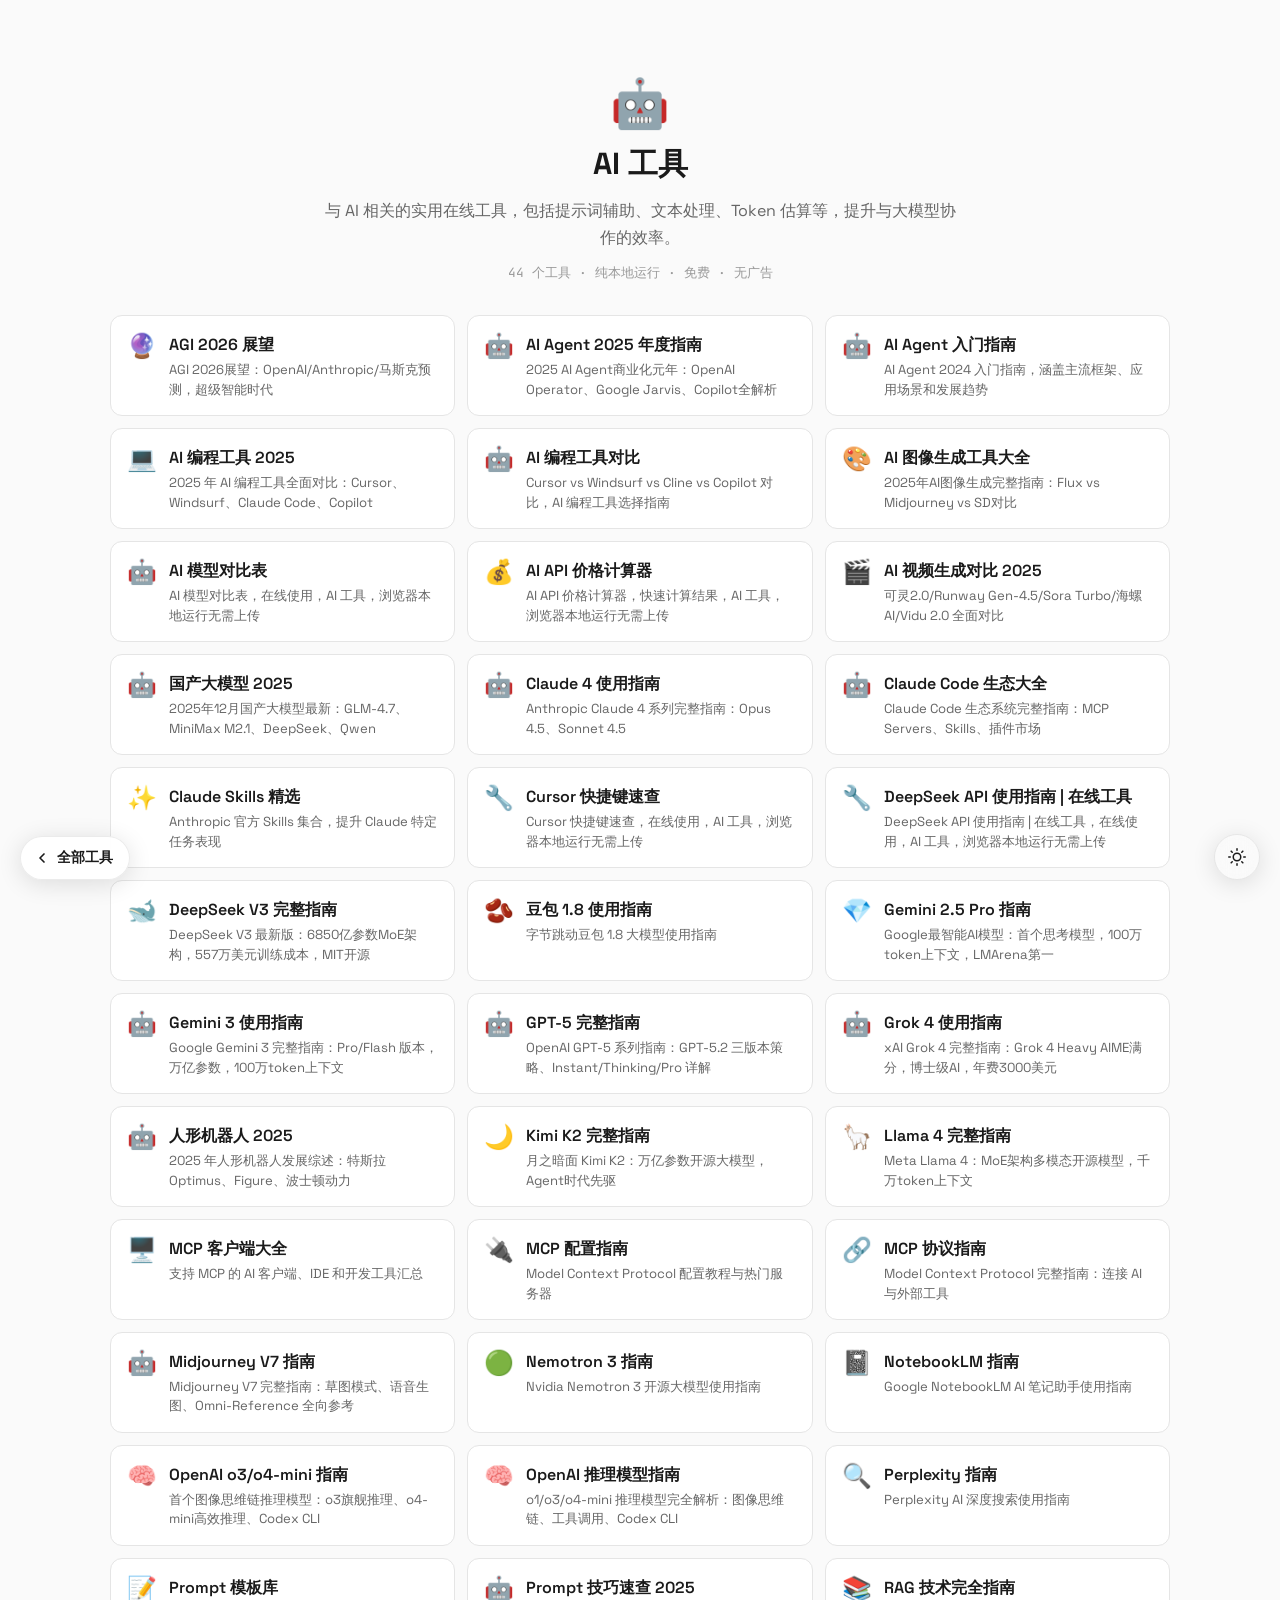
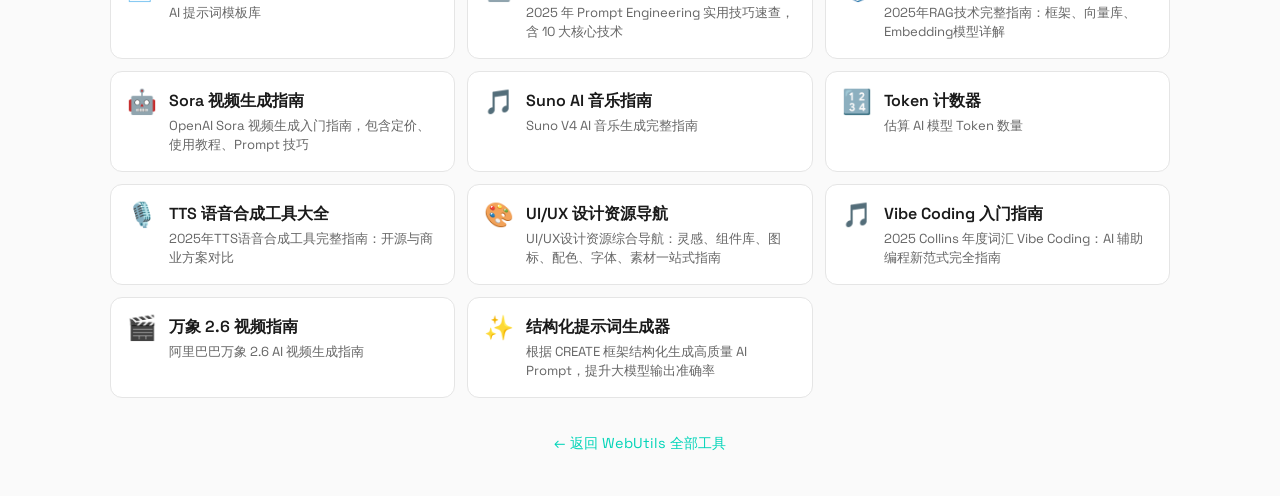
<file: html-tools/tools/ai/index.html>
<!doctype html>
<html lang="zh-CN">
  <head>
    <meta charset="utf-8" />
    <meta name="viewport" content="width=device-width, initial-scale=1.0, viewport-fit=cover" />
    <title>AI 工具 - 在线工具合集（44个）| WebUtils</title>
    <meta
      name="description"
      content="与 AI 相关的实用在线工具，包括提示词辅助、文本处理、Token 估算等，提升与大模型协作的效率。"
    />
    <meta name="keywords" content="AI 工具,在线工具,免费工具,AI 工具大全" />
    <meta name="author" content="WebUtils" />
    <meta name="robots" content="index, follow" />
    <link rel="canonical" href="https://tools.realtime-ai.chat/tools/ai/index.html" />
    <meta property="og:title" content="AI 工具 - 在线工具合集（44个）| WebUtils" />
    <meta
      property="og:description"
      content="与 AI 相关的实用在线工具，包括提示词辅助、文本处理、Token 估算等，提升与大模型协作的效率。"
    />
    <meta property="og:type" content="website" />
    <meta property="og:url" content="https://tools.realtime-ai.chat/tools/ai/index.html" />
    <meta property="og:site_name" content="WebUtils" />
    <meta property="og:locale" content="zh_CN" />
    <meta property="og:image" content="https://tools.realtime-ai.chat/social-preview.png" />
    <meta name="twitter:card" content="summary" />
    <meta name="twitter:title" content="AI 工具 - 在线工具合集（44个）| WebUtils" />
    <meta
      name="twitter:description"
      content="与 AI 相关的实用在线工具，包括提示词辅助、文本处理、Token 估算等，提升与大模型协作的效率。"
    />
    <meta name="twitter:image" content="https://tools.realtime-ai.chat/social-preview.png" />
    <script type="application/ld+json">
      {
        "@context": "https://schema.org",
        "@type": "BreadcrumbList",
        "itemListElement": [
          {
            "@type": "ListItem",
            "position": 1,
            "name": "首页",
            "item": "https://tools.realtime-ai.chat/"
          },
          {
            "@type": "ListItem",
            "position": 2,
            "name": "AI 工具",
            "item": "https://tools.realtime-ai.chat/tools/ai/index.html"
          }
        ]
      }
    </script>
    <script type="application/ld+json">
      {
        "@context": "https://schema.org",
        "@type": "CollectionPage",
        "name": "AI 工具 - 在线工具合集（44个）| WebUtils",
        "description": "与 AI 相关的实用在线工具，包括提示词辅助、文本处理、Token 估算等，提升与大模型协作的效率。",
        "url": "https://tools.realtime-ai.chat/tools/ai/index.html",
        "mainEntity": {
          "@type": "ItemList",
          "numberOfItems": 44,
          "itemListElement": [
            {
              "@type": "ListItem",
              "position": 1,
              "name": "AGI 2026 展望",
              "url": "https://tools.realtime-ai.chat/tools/ai/agi-2026-outlook.html"
            },
            {
              "@type": "ListItem",
              "position": 2,
              "name": "AI Agent 2025 年度指南",
              "url": "https://tools.realtime-ai.chat/tools/ai/ai-agent-2025-guide.html"
            },
            {
              "@type": "ListItem",
              "position": 3,
              "name": "AI Agent 入门指南",
              "url": "https://tools.realtime-ai.chat/tools/ai/ai-agent-guide.html"
            },
            {
              "@type": "ListItem",
              "position": 4,
              "name": "AI 编程工具 2025",
              "url": "https://tools.realtime-ai.chat/tools/ai/ai-coding-tools-2025.html"
            },
            {
              "@type": "ListItem",
              "position": 5,
              "name": "AI 编程工具对比",
              "url": "https://tools.realtime-ai.chat/tools/ai/ai-coding-tools.html"
            },
            {
              "@type": "ListItem",
              "position": 6,
              "name": "AI 图像生成工具大全",
              "url": "https://tools.realtime-ai.chat/tools/ai/ai-image-generation-2025.html"
            },
            {
              "@type": "ListItem",
              "position": 7,
              "name": "AI 模型对比表",
              "url": "https://tools.realtime-ai.chat/tools/ai/ai-models.html"
            },
            {
              "@type": "ListItem",
              "position": 8,
              "name": "AI API 价格计算器",
              "url": "https://tools.realtime-ai.chat/tools/ai/ai-pricing.html"
            },
            {
              "@type": "ListItem",
              "position": 9,
              "name": "AI 视频生成对比 2025",
              "url": "https://tools.realtime-ai.chat/tools/ai/ai-video-generation-2025.html"
            },
            {
              "@type": "ListItem",
              "position": 10,
              "name": "国产大模型 2025",
              "url": "https://tools.realtime-ai.chat/tools/ai/china-llm-2025.html"
            },
            {
              "@type": "ListItem",
              "position": 11,
              "name": "Claude 4 使用指南",
              "url": "https://tools.realtime-ai.chat/tools/ai/claude-4-guide.html"
            },
            {
              "@type": "ListItem",
              "position": 12,
              "name": "Claude Code 生态大全",
              "url": "https://tools.realtime-ai.chat/tools/ai/claude-code-ecosystem.html"
            },
            {
              "@type": "ListItem",
              "position": 13,
              "name": "Claude Skills 精选",
              "url": "https://tools.realtime-ai.chat/tools/ai/claude-skills.html"
            },
            {
              "@type": "ListItem",
              "position": 14,
              "name": "Cursor 快捷键速查",
              "url": "https://tools.realtime-ai.chat/tools/ai/cursor-shortcuts.html"
            },
            {
              "@type": "ListItem",
              "position": 15,
              "name": "DeepSeek API 使用指南 | 在线工具",
              "url": "https://tools.realtime-ai.chat/tools/ai/deepseek-guide.html"
            },
            {
              "@type": "ListItem",
              "position": 16,
              "name": "DeepSeek V3 完整指南",
              "url": "https://tools.realtime-ai.chat/tools/ai/deepseek-v3-guide.html"
            },
            {
              "@type": "ListItem",
              "position": 17,
              "name": "豆包 1.8 使用指南",
              "url": "https://tools.realtime-ai.chat/tools/ai/doubao-1.8-guide.html"
            },
            {
              "@type": "ListItem",
              "position": 18,
              "name": "Gemini 2.5 Pro 指南",
              "url": "https://tools.realtime-ai.chat/tools/ai/gemini-2.5-pro-guide.html"
            },
            {
              "@type": "ListItem",
              "position": 19,
              "name": "Gemini 3 使用指南",
              "url": "https://tools.realtime-ai.chat/tools/ai/gemini3-guide.html"
            },
            {
              "@type": "ListItem",
              "position": 20,
              "name": "GPT-5 完整指南",
              "url": "https://tools.realtime-ai.chat/tools/ai/gpt5-guide.html"
            },
            {
              "@type": "ListItem",
              "position": 21,
              "name": "Grok 4 使用指南",
              "url": "https://tools.realtime-ai.chat/tools/ai/grok4-guide.html"
            },
            {
              "@type": "ListItem",
              "position": 22,
              "name": "人形机器人 2025",
              "url": "https://tools.realtime-ai.chat/tools/ai/humanoid-robots-2025.html"
            },
            {
              "@type": "ListItem",
              "position": 23,
              "name": "Kimi K2 完整指南",
              "url": "https://tools.realtime-ai.chat/tools/ai/kimi-k2-guide.html"
            },
            {
              "@type": "ListItem",
              "position": 24,
              "name": "Llama 4 完整指南",
              "url": "https://tools.realtime-ai.chat/tools/ai/llama-4-guide.html"
            },
            {
              "@type": "ListItem",
              "position": 25,
              "name": "MCP 客户端大全",
              "url": "https://tools.realtime-ai.chat/tools/ai/mcp-clients.html"
            },
            {
              "@type": "ListItem",
              "position": 26,
              "name": "MCP 配置指南",
              "url": "https://tools.realtime-ai.chat/tools/ai/mcp-guide.html"
            },
            {
              "@type": "ListItem",
              "position": 27,
              "name": "MCP 协议指南",
              "url": "https://tools.realtime-ai.chat/tools/ai/mcp-protocol-guide.html"
            },
            {
              "@type": "ListItem",
              "position": 28,
              "name": "Midjourney V7 指南",
              "url": "https://tools.realtime-ai.chat/tools/ai/midjourney-v7-guide.html"
            },
            {
              "@type": "ListItem",
              "position": 29,
              "name": "Nemotron 3 指南",
              "url": "https://tools.realtime-ai.chat/tools/ai/nemotron-3-guide.html"
            },
            {
              "@type": "ListItem",
              "position": 30,
              "name": "NotebookLM 指南",
              "url": "https://tools.realtime-ai.chat/tools/ai/notebooklm-guide.html"
            },
            {
              "@type": "ListItem",
              "position": 31,
              "name": "OpenAI o3/o4-mini 指南",
              "url": "https://tools.realtime-ai.chat/tools/ai/openai-o3-o4-guide.html"
            },
            {
              "@type": "ListItem",
              "position": 32,
              "name": "OpenAI 推理模型指南",
              "url": "https://tools.realtime-ai.chat/tools/ai/openai-reasoning-models-2025.html"
            },
            {
              "@type": "ListItem",
              "position": 33,
              "name": "Perplexity 指南",
              "url": "https://tools.realtime-ai.chat/tools/ai/perplexity-guide.html"
            },
            {
              "@type": "ListItem",
              "position": 34,
              "name": "Prompt 模板库",
              "url": "https://tools.realtime-ai.chat/tools/ai/prompt-templates.html"
            },
            {
              "@type": "ListItem",
              "position": 35,
              "name": "Prompt 技巧速查 2025",
              "url": "https://tools.realtime-ai.chat/tools/ai/prompt-tips-2025.html"
            },
            {
              "@type": "ListItem",
              "position": 36,
              "name": "RAG 技术完全指南",
              "url": "https://tools.realtime-ai.chat/tools/ai/rag-technology-2025.html"
            },
            {
              "@type": "ListItem",
              "position": 37,
              "name": "Sora 视频生成指南",
              "url": "https://tools.realtime-ai.chat/tools/ai/sora-guide.html"
            },
            {
              "@type": "ListItem",
              "position": 38,
              "name": "Suno AI 音乐指南",
              "url": "https://tools.realtime-ai.chat/tools/ai/suno-ai-music-guide.html"
            },
            {
              "@type": "ListItem",
              "position": 39,
              "name": "Token 计数器",
              "url": "https://tools.realtime-ai.chat/tools/ai/token-counter.html"
            },
            {
              "@type": "ListItem",
              "position": 40,
              "name": "TTS 语音合成工具大全",
              "url": "https://tools.realtime-ai.chat/tools/ai/tts-tools-2025.html"
            },
            {
              "@type": "ListItem",
              "position": 41,
              "name": "UI/UX 设计资源导航",
              "url": "https://tools.realtime-ai.chat/tools/ai/ui-ux-design-resources.html"
            },
            {
              "@type": "ListItem",
              "position": 42,
              "name": "Vibe Coding 入门指南",
              "url": "https://tools.realtime-ai.chat/tools/ai/vibe-coding-guide.html"
            },
            {
              "@type": "ListItem",
              "position": 43,
              "name": "万象 2.6 视频指南",
              "url": "https://tools.realtime-ai.chat/tools/ai/wanxiang-2.6-guide.html"
            },
            {
              "@type": "ListItem",
              "position": 44,
              "name": "结构化提示词生成器",
              "url": "https://tools.realtime-ai.chat/tools/ai/prompt-generator.html"
            }
          ]
        }
      }
    </script>
    <link rel="preconnect" href="https://fonts.googleapis.com" />
    <link rel="preconnect" href="https://fonts.gstatic.com" crossorigin />
    <link
      href="https://fonts.googleapis.com/css2?family=Space+Grotesk:wght@400;500;600;700&family=JetBrains+Mono:wght@400;500&display=swap"
      rel="stylesheet"
    />
    <link rel="stylesheet" href="../../assets/css/tool-base.css" />
    <style>
      * {
        box-sizing: border-box;
      }
      body {
        margin: 0;
        background: var(--bg-deep);
        color: var(--text-primary);
        font-family: var(--font-sans);
        -webkit-font-smoothing: antialiased;
      }
      .cat-main {
        max-width: 1100px;
        margin: 0 auto;
        padding: calc(var(--nav-height) + var(--space-6)) var(--space-5) var(--space-10);
      }
      .cat-hero {
        text-align: center;
        margin-bottom: var(--space-8);
      }
      .cat-hero-icon {
        font-size: 3rem;
        line-height: 1;
      }
      .cat-hero h1 {
        font-size: 1.9rem;
        margin: var(--space-3) 0 var(--space-2);
      }
      .cat-intro {
        max-width: 640px;
        margin: 0 auto var(--space-3);
        color: var(--text-secondary);
        line-height: 1.7;
      }
      .cat-meta {
        margin: 0;
        font-family: var(--font-mono);
        font-size: 0.8rem;
        color: var(--text-muted);
      }
      .cat-grid {
        display: grid;
        grid-template-columns: repeat(auto-fill, minmax(260px, 1fr));
        gap: var(--space-3);
      }
      .cat-card {
        display: flex;
        gap: var(--space-3);
        padding: var(--space-4);
        border: 1px solid var(--border-subtle);
        border-radius: var(--radius-lg);
        background: var(--bg-card);
        color: inherit;
        text-decoration: none;
        transition:
          border-color var(--transition),
          transform var(--transition);
      }
      .cat-card:hover {
        border-color: var(--accent-cyan);
        transform: translateY(-2px);
      }
      .cat-card-icon {
        flex-shrink: 0;
        font-size: 1.5rem;
        line-height: 1.2;
      }
      .cat-card-body {
        display: flex;
        flex-direction: column;
        gap: 2px;
        min-width: 0;
      }
      .cat-card-name {
        font-weight: 600;
      }
      .cat-card-desc {
        font-size: 0.82rem;
        line-height: 1.5;
        color: var(--text-secondary);
      }
      .cat-faq {
        margin-top: var(--space-10);
      }
      .cat-faq h2 {
        font-size: 1.1rem;
        margin-bottom: var(--space-3);
      }
      .cat-footer {
        margin-top: var(--space-8);
        text-align: center;
      }
      .cat-footer a {
        font-size: 0.9rem;
        color: var(--accent-cyan);
        text-decoration: none;
      }
      .cat-footer a:hover {
        text-decoration: underline;
      }
    </style>
    <!-- PWA -->
    <link rel="manifest" href="../../manifest.json" />
    <link rel="icon" type="image/svg+xml" href="../../favicon.svg" />
    <link rel="icon" type="image/png" sizes="32x32" href="../../favicon-32x32.png" />
    <link rel="icon" type="image/png" sizes="16x16" href="../../favicon-16x16.png" />
    <link rel="apple-touch-icon" href="../../apple-touch-icon.png" />
    <meta name="theme-color" content="#ffffff" media="(prefers-color-scheme: light)" />
    <meta name="theme-color" content="#1a1a1a" media="(prefers-color-scheme: dark)" />
    <script src="../../assets/js/tool-chrome.js"></script>
  </head>
  <body>
    <main class="cat-main">
      <header class="cat-hero">
        <div class="cat-hero-icon">🤖</div>
        <h1>AI 工具</h1>
        <p class="cat-intro">
          与 AI 相关的实用在线工具，包括提示词辅助、文本处理、Token 估算等，提升与大模型协作的效率。
        </p>
        <p class="cat-meta">44 个工具 · 纯本地运行 · 免费 · 无广告</p>
      </header>
      <section class="cat-grid">
        <a class="cat-card" href="agi-2026-outlook.html">
          <span class="cat-card-icon">🔮</span>
          <span class="cat-card-body">
            <span class="cat-card-name">AGI 2026 展望</span>
            <span class="cat-card-desc">
              AGI 2026展望：OpenAI/Anthropic/马斯克预测，超级智能时代
            </span>
          </span>
        </a>
        <a class="cat-card" href="ai-agent-2025-guide.html">
          <span class="cat-card-icon">🤖</span>
          <span class="cat-card-body">
            <span class="cat-card-name">AI Agent 2025 年度指南</span>
            <span class="cat-card-desc">
              2025 AI Agent商业化元年：OpenAI Operator、Google Jarvis、Copilot全解析
            </span>
          </span>
        </a>
        <a class="cat-card" href="ai-agent-guide.html">
          <span class="cat-card-icon">🤖</span>
          <span class="cat-card-body">
            <span class="cat-card-name">AI Agent 入门指南</span>
            <span class="cat-card-desc">
              AI Agent 2024 入门指南，涵盖主流框架、应用场景和发展趋势
            </span>
          </span>
        </a>
        <a class="cat-card" href="ai-coding-tools-2025.html">
          <span class="cat-card-icon">💻</span>
          <span class="cat-card-body">
            <span class="cat-card-name">AI 编程工具 2025</span>
            <span class="cat-card-desc">
              2025 年 AI 编程工具全面对比：Cursor、Windsurf、Claude Code、Copilot
            </span>
          </span>
        </a>
        <a class="cat-card" href="ai-coding-tools.html">
          <span class="cat-card-icon">🤖</span>
          <span class="cat-card-body">
            <span class="cat-card-name">AI 编程工具对比</span>
            <span class="cat-card-desc">
              Cursor vs Windsurf vs Cline vs Copilot 对比，AI 编程工具选择指南
            </span>
          </span>
        </a>
        <a class="cat-card" href="ai-image-generation-2025.html">
          <span class="cat-card-icon">🎨</span>
          <span class="cat-card-body">
            <span class="cat-card-name">AI 图像生成工具大全</span>
            <span class="cat-card-desc">
              2025年AI图像生成完整指南：Flux vs Midjourney vs SD对比
            </span>
          </span>
        </a>
        <a class="cat-card" href="ai-models.html">
          <span class="cat-card-icon">🤖</span>
          <span class="cat-card-body">
            <span class="cat-card-name">AI 模型对比表</span>
            <span class="cat-card-desc">
              AI 模型对比表，在线使用，AI 工具，浏览器本地运行无需上传
            </span>
          </span>
        </a>
        <a class="cat-card" href="ai-pricing.html">
          <span class="cat-card-icon">💰</span>
          <span class="cat-card-body">
            <span class="cat-card-name">AI API 价格计算器</span>
            <span class="cat-card-desc">
              AI API 价格计算器，快速计算结果，AI 工具，浏览器本地运行无需上传
            </span>
          </span>
        </a>
        <a class="cat-card" href="ai-video-generation-2025.html">
          <span class="cat-card-icon">🎬</span>
          <span class="cat-card-body">
            <span class="cat-card-name">AI 视频生成对比 2025</span>
            <span class="cat-card-desc">
              可灵2.0/Runway Gen-4.5/Sora Turbo/海螺AI/Vidu 2.0 全面对比
            </span>
          </span>
        </a>
        <a class="cat-card" href="china-llm-2025.html">
          <span class="cat-card-icon">🤖</span>
          <span class="cat-card-body">
            <span class="cat-card-name">国产大模型 2025</span>
            <span class="cat-card-desc">
              2025年12月国产大模型最新：GLM-4.7、MiniMax M2.1、DeepSeek、Qwen
            </span>
          </span>
        </a>
        <a class="cat-card" href="claude-4-guide.html">
          <span class="cat-card-icon">🤖</span>
          <span class="cat-card-body">
            <span class="cat-card-name">Claude 4 使用指南</span>
            <span class="cat-card-desc">Anthropic Claude 4 系列完整指南：Opus 4.5、Sonnet 4.5</span>
          </span>
        </a>
        <a class="cat-card" href="claude-code-ecosystem.html">
          <span class="cat-card-icon">🤖</span>
          <span class="cat-card-body">
            <span class="cat-card-name">Claude Code 生态大全</span>
            <span class="cat-card-desc">
              Claude Code 生态系统完整指南：MCP Servers、Skills、插件市场
            </span>
          </span>
        </a>
        <a class="cat-card" href="claude-skills.html">
          <span class="cat-card-icon">✨</span>
          <span class="cat-card-body">
            <span class="cat-card-name">Claude Skills 精选</span>
            <span class="cat-card-desc">Anthropic 官方 Skills 集合，提升 Claude 特定任务表现</span>
          </span>
        </a>
        <a class="cat-card" href="cursor-shortcuts.html">
          <span class="cat-card-icon">🔧</span>
          <span class="cat-card-body">
            <span class="cat-card-name">Cursor 快捷键速查</span>
            <span class="cat-card-desc">
              Cursor 快捷键速查，在线使用，AI 工具，浏览器本地运行无需上传
            </span>
          </span>
        </a>
        <a class="cat-card" href="deepseek-guide.html">
          <span class="cat-card-icon">🔧</span>
          <span class="cat-card-body">
            <span class="cat-card-name">DeepSeek API 使用指南 | 在线工具</span>
            <span class="cat-card-desc">
              DeepSeek API 使用指南 | 在线工具，在线使用，AI 工具，浏览器本地运行无需上传
            </span>
          </span>
        </a>
        <a class="cat-card" href="deepseek-v3-guide.html">
          <span class="cat-card-icon">🐋</span>
          <span class="cat-card-body">
            <span class="cat-card-name">DeepSeek V3 完整指南</span>
            <span class="cat-card-desc">
              DeepSeek V3 最新版：6850亿参数MoE架构，557万美元训练成本，MIT开源
            </span>
          </span>
        </a>
        <a class="cat-card" href="doubao-1.8-guide.html">
          <span class="cat-card-icon">🫘</span>
          <span class="cat-card-body">
            <span class="cat-card-name">豆包 1.8 使用指南</span>
            <span class="cat-card-desc">字节跳动豆包 1.8 大模型使用指南</span>
          </span>
        </a>
        <a class="cat-card" href="gemini-2.5-pro-guide.html">
          <span class="cat-card-icon">💎</span>
          <span class="cat-card-body">
            <span class="cat-card-name">Gemini 2.5 Pro 指南</span>
            <span class="cat-card-desc">
              Google最智能AI模型：首个思考模型，100万token上下文，LMArena第一
            </span>
          </span>
        </a>
        <a class="cat-card" href="gemini3-guide.html">
          <span class="cat-card-icon">🤖</span>
          <span class="cat-card-body">
            <span class="cat-card-name">Gemini 3 使用指南</span>
            <span class="cat-card-desc">
              Google Gemini 3 完整指南：Pro/Flash 版本，万亿参数，100万token上下文
            </span>
          </span>
        </a>
        <a class="cat-card" href="gpt5-guide.html">
          <span class="cat-card-icon">🤖</span>
          <span class="cat-card-body">
            <span class="cat-card-name">GPT-5 完整指南</span>
            <span class="cat-card-desc">
              OpenAI GPT-5 系列指南：GPT-5.2 三版本策略、Instant/Thinking/Pro 详解
            </span>
          </span>
        </a>
        <a class="cat-card" href="grok4-guide.html">
          <span class="cat-card-icon">🤖</span>
          <span class="cat-card-body">
            <span class="cat-card-name">Grok 4 使用指南</span>
            <span class="cat-card-desc">
              xAI Grok 4 完整指南：Grok 4 Heavy AIME满分，博士级AI，年费3000美元
            </span>
          </span>
        </a>
        <a class="cat-card" href="humanoid-robots-2025.html">
          <span class="cat-card-icon">🤖</span>
          <span class="cat-card-body">
            <span class="cat-card-name">人形机器人 2025</span>
            <span class="cat-card-desc">
              2025 年人形机器人发展综述：特斯拉 Optimus、Figure、波士顿动力
            </span>
          </span>
        </a>
        <a class="cat-card" href="kimi-k2-guide.html">
          <span class="cat-card-icon">🌙</span>
          <span class="cat-card-body">
            <span class="cat-card-name">Kimi K2 完整指南</span>
            <span class="cat-card-desc">月之暗面 Kimi K2：万亿参数开源大模型，Agent时代先驱</span>
          </span>
        </a>
        <a class="cat-card" href="llama-4-guide.html">
          <span class="cat-card-icon">🦙</span>
          <span class="cat-card-body">
            <span class="cat-card-name">Llama 4 完整指南</span>
            <span class="cat-card-desc">Meta Llama 4：MoE架构多模态开源模型，千万token上下文</span>
          </span>
        </a>
        <a class="cat-card" href="mcp-clients.html">
          <span class="cat-card-icon">🖥️</span>
          <span class="cat-card-body">
            <span class="cat-card-name">MCP 客户端大全</span>
            <span class="cat-card-desc">支持 MCP 的 AI 客户端、IDE 和开发工具汇总</span>
          </span>
        </a>
        <a class="cat-card" href="mcp-guide.html">
          <span class="cat-card-icon">🔌</span>
          <span class="cat-card-body">
            <span class="cat-card-name">MCP 配置指南</span>
            <span class="cat-card-desc">Model Context Protocol 配置教程与热门服务器</span>
          </span>
        </a>
        <a class="cat-card" href="mcp-protocol-guide.html">
          <span class="cat-card-icon">🔗</span>
          <span class="cat-card-body">
            <span class="cat-card-name">MCP 协议指南</span>
            <span class="cat-card-desc">Model Context Protocol 完整指南：连接 AI 与外部工具</span>
          </span>
        </a>
        <a class="cat-card" href="midjourney-v7-guide.html">
          <span class="cat-card-icon">🤖</span>
          <span class="cat-card-body">
            <span class="cat-card-name">Midjourney V7 指南</span>
            <span class="cat-card-desc">
              Midjourney V7 完整指南：草图模式、语音生图、Omni-Reference 全向参考
            </span>
          </span>
        </a>
        <a class="cat-card" href="nemotron-3-guide.html">
          <span class="cat-card-icon">🟢</span>
          <span class="cat-card-body">
            <span class="cat-card-name">Nemotron 3 指南</span>
            <span class="cat-card-desc">Nvidia Nemotron 3 开源大模型使用指南</span>
          </span>
        </a>
        <a class="cat-card" href="notebooklm-guide.html">
          <span class="cat-card-icon">📓</span>
          <span class="cat-card-body">
            <span class="cat-card-name">NotebookLM 指南</span>
            <span class="cat-card-desc">Google NotebookLM AI 笔记助手使用指南</span>
          </span>
        </a>
        <a class="cat-card" href="openai-o3-o4-guide.html">
          <span class="cat-card-icon">🧠</span>
          <span class="cat-card-body">
            <span class="cat-card-name">OpenAI o3/o4-mini 指南</span>
            <span class="cat-card-desc">
              首个图像思维链推理模型：o3旗舰推理、o4-mini高效推理、Codex CLI
            </span>
          </span>
        </a>
        <a class="cat-card" href="openai-reasoning-models-2025.html">
          <span class="cat-card-icon">🧠</span>
          <span class="cat-card-body">
            <span class="cat-card-name">OpenAI 推理模型指南</span>
            <span class="cat-card-desc">
              o1/o3/o4-mini 推理模型完全解析：图像思维链、工具调用、Codex CLI
            </span>
          </span>
        </a>
        <a class="cat-card" href="perplexity-guide.html">
          <span class="cat-card-icon">🔍</span>
          <span class="cat-card-body">
            <span class="cat-card-name">Perplexity 指南</span>
            <span class="cat-card-desc">Perplexity AI 深度搜索使用指南</span>
          </span>
        </a>
        <a class="cat-card" href="prompt-templates.html">
          <span class="cat-card-icon">📝</span>
          <span class="cat-card-body">
            <span class="cat-card-name">Prompt 模板库</span>
            <span class="cat-card-desc">AI 提示词模板库</span>
          </span>
        </a>
        <a class="cat-card" href="prompt-tips-2025.html">
          <span class="cat-card-icon">🤖</span>
          <span class="cat-card-body">
            <span class="cat-card-name">Prompt 技巧速查 2025</span>
            <span class="cat-card-desc">
              2025 年 Prompt Engineering 实用技巧速查，含 10 大核心技术
            </span>
          </span>
        </a>
        <a class="cat-card" href="rag-technology-2025.html">
          <span class="cat-card-icon">📚</span>
          <span class="cat-card-body">
            <span class="cat-card-name">RAG 技术完全指南</span>
            <span class="cat-card-desc">
              2025年RAG技术完整指南：框架、向量库、Embedding模型详解
            </span>
          </span>
        </a>
        <a class="cat-card" href="sora-guide.html">
          <span class="cat-card-icon">🤖</span>
          <span class="cat-card-body">
            <span class="cat-card-name">Sora 视频生成指南</span>
            <span class="cat-card-desc">
              OpenAI Sora 视频生成入门指南，包含定价、使用教程、Prompt 技巧
            </span>
          </span>
        </a>
        <a class="cat-card" href="suno-ai-music-guide.html">
          <span class="cat-card-icon">🎵</span>
          <span class="cat-card-body">
            <span class="cat-card-name">Suno AI 音乐指南</span>
            <span class="cat-card-desc">Suno V4 AI 音乐生成完整指南</span>
          </span>
        </a>
        <a class="cat-card" href="token-counter.html">
          <span class="cat-card-icon">🔢</span>
          <span class="cat-card-body">
            <span class="cat-card-name">Token 计数器</span>
            <span class="cat-card-desc">估算 AI 模型 Token 数量</span>
          </span>
        </a>
        <a class="cat-card" href="tts-tools-2025.html">
          <span class="cat-card-icon">🎙️</span>
          <span class="cat-card-body">
            <span class="cat-card-name">TTS 语音合成工具大全</span>
            <span class="cat-card-desc">2025年TTS语音合成工具完整指南：开源与商业方案对比</span>
          </span>
        </a>
        <a class="cat-card" href="ui-ux-design-resources.html">
          <span class="cat-card-icon">🎨</span>
          <span class="cat-card-body">
            <span class="cat-card-name">UI/UX 设计资源导航</span>
            <span class="cat-card-desc">
              UI/UX设计资源综合导航：灵感、组件库、图标、配色、字体、素材一站式指南
            </span>
          </span>
        </a>
        <a class="cat-card" href="vibe-coding-guide.html">
          <span class="cat-card-icon">🎵</span>
          <span class="cat-card-body">
            <span class="cat-card-name">Vibe Coding 入门指南</span>
            <span class="cat-card-desc">
              2025 Collins 年度词汇 Vibe Coding：AI 辅助编程新范式完全指南
            </span>
          </span>
        </a>
        <a class="cat-card" href="wanxiang-2.6-guide.html">
          <span class="cat-card-icon">🎬</span>
          <span class="cat-card-body">
            <span class="cat-card-name">万象 2.6 视频指南</span>
            <span class="cat-card-desc">阿里巴巴万象 2.6 AI 视频生成指南</span>
          </span>
        </a>
        <a class="cat-card" href="prompt-generator.html">
          <span class="cat-card-icon">✨</span>
          <span class="cat-card-body">
            <span class="cat-card-name">结构化提示词生成器</span>
            <span class="cat-card-desc">
              根据 CREATE 框架结构化生成高质量 AI Prompt，提升大模型输出准确率
            </span>
          </span>
        </a>
      </section>
      <footer class="cat-footer">
        <a href="../../index.html">← 返回 WebUtils 全部工具</a>
      </footer>
    </main>
  </body>
</html>
</file>
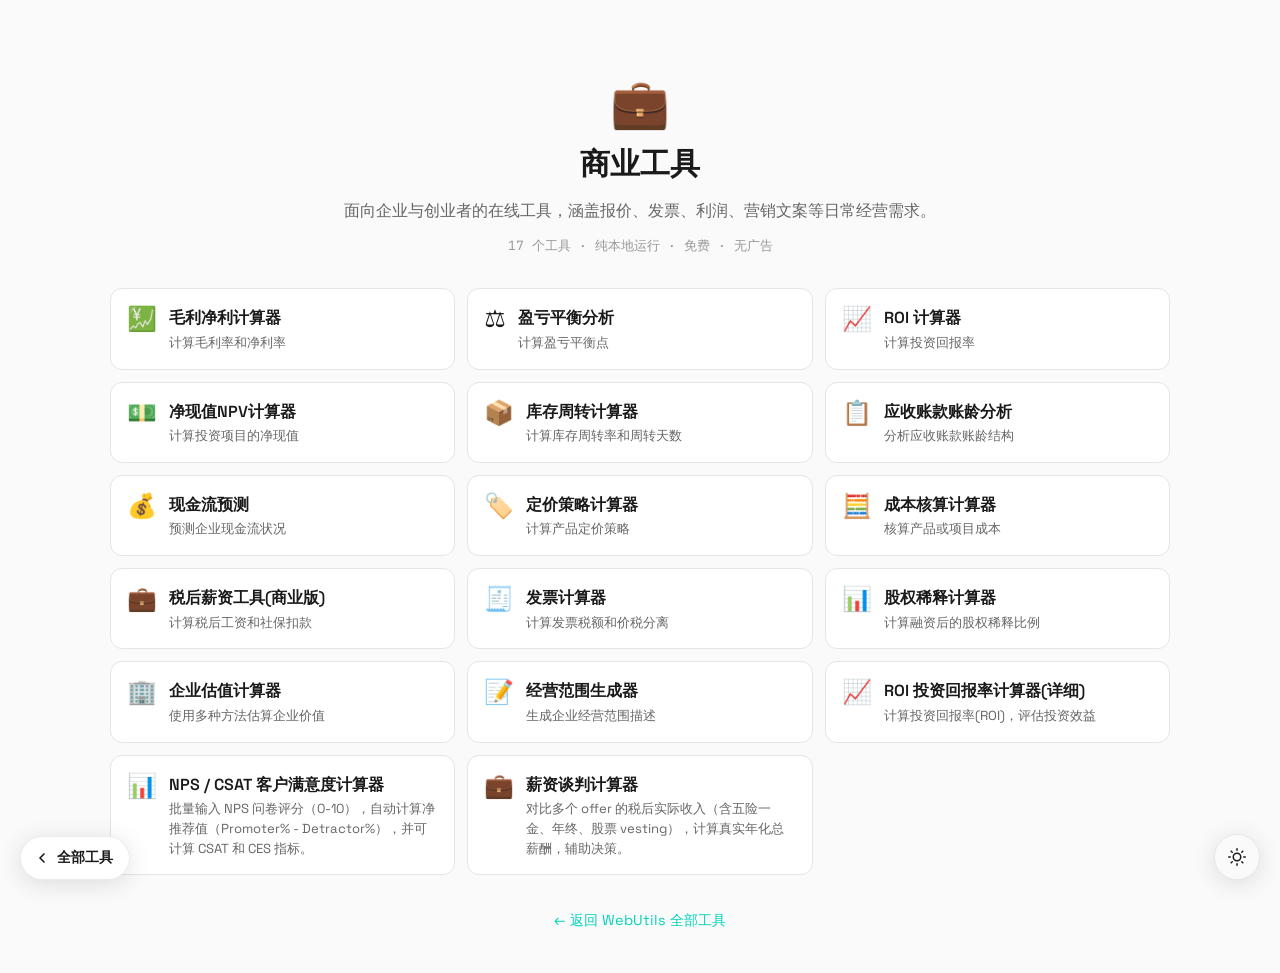
<file: html-tools/tools/business/index.html>
<!doctype html>
<html lang="zh-CN">
  <head>
    <meta charset="utf-8" />
    <meta name="viewport" content="width=device-width, initial-scale=1.0, viewport-fit=cover" />
    <title>商业工具 - 在线工具合集（17个）| WebUtils</title>
    <meta
      name="description"
      content="面向企业与创业者的在线工具，涵盖报价、发票、利润、营销文案等日常经营需求。"
    />
    <meta name="keywords" content="商业工具,在线工具,免费工具,商业工具大全" />
    <meta name="author" content="WebUtils" />
    <meta name="robots" content="index, follow" />
    <link rel="canonical" href="https://tools.realtime-ai.chat/tools/business/index.html" />
    <meta property="og:title" content="商业工具 - 在线工具合集（17个）| WebUtils" />
    <meta
      property="og:description"
      content="面向企业与创业者的在线工具，涵盖报价、发票、利润、营销文案等日常经营需求。"
    />
    <meta property="og:type" content="website" />
    <meta property="og:url" content="https://tools.realtime-ai.chat/tools/business/index.html" />
    <meta property="og:site_name" content="WebUtils" />
    <meta property="og:locale" content="zh_CN" />
    <meta property="og:image" content="https://tools.realtime-ai.chat/social-preview.png" />
    <meta name="twitter:card" content="summary" />
    <meta name="twitter:title" content="商业工具 - 在线工具合集（17个）| WebUtils" />
    <meta
      name="twitter:description"
      content="面向企业与创业者的在线工具，涵盖报价、发票、利润、营销文案等日常经营需求。"
    />
    <meta name="twitter:image" content="https://tools.realtime-ai.chat/social-preview.png" />
    <script type="application/ld+json">
      {
        "@context": "https://schema.org",
        "@type": "BreadcrumbList",
        "itemListElement": [
          {
            "@type": "ListItem",
            "position": 1,
            "name": "首页",
            "item": "https://tools.realtime-ai.chat/"
          },
          {
            "@type": "ListItem",
            "position": 2,
            "name": "商业工具",
            "item": "https://tools.realtime-ai.chat/tools/business/index.html"
          }
        ]
      }
    </script>
    <script type="application/ld+json">
      {
        "@context": "https://schema.org",
        "@type": "CollectionPage",
        "name": "商业工具 - 在线工具合集（17个）| WebUtils",
        "description": "面向企业与创业者的在线工具，涵盖报价、发票、利润、营销文案等日常经营需求。",
        "url": "https://tools.realtime-ai.chat/tools/business/index.html",
        "mainEntity": {
          "@type": "ItemList",
          "numberOfItems": 17,
          "itemListElement": [
            {
              "@type": "ListItem",
              "position": 1,
              "name": "毛利净利计算器",
              "url": "https://tools.realtime-ai.chat/tools/business/profit-margin.html"
            },
            {
              "@type": "ListItem",
              "position": 2,
              "name": "盈亏平衡分析",
              "url": "https://tools.realtime-ai.chat/tools/business/breakeven.html"
            },
            {
              "@type": "ListItem",
              "position": 3,
              "name": "ROI 计算器",
              "url": "https://tools.realtime-ai.chat/tools/business/roi.html"
            },
            {
              "@type": "ListItem",
              "position": 4,
              "name": "净现值NPV计算器",
              "url": "https://tools.realtime-ai.chat/tools/business/npv.html"
            },
            {
              "@type": "ListItem",
              "position": 5,
              "name": "库存周转计算器",
              "url": "https://tools.realtime-ai.chat/tools/business/inventory.html"
            },
            {
              "@type": "ListItem",
              "position": 6,
              "name": "应收账款账龄分析",
              "url": "https://tools.realtime-ai.chat/tools/business/receivables.html"
            },
            {
              "@type": "ListItem",
              "position": 7,
              "name": "现金流预测",
              "url": "https://tools.realtime-ai.chat/tools/business/cashflow.html"
            },
            {
              "@type": "ListItem",
              "position": 8,
              "name": "定价策略计算器",
              "url": "https://tools.realtime-ai.chat/tools/business/pricing.html"
            },
            {
              "@type": "ListItem",
              "position": 9,
              "name": "成本核算计算器",
              "url": "https://tools.realtime-ai.chat/tools/business/cost-calc.html"
            },
            {
              "@type": "ListItem",
              "position": 10,
              "name": "税后薪资工具(商业版)",
              "url": "https://tools.realtime-ai.chat/tools/business/salary.html"
            },
            {
              "@type": "ListItem",
              "position": 11,
              "name": "发票计算器",
              "url": "https://tools.realtime-ai.chat/tools/business/invoice.html"
            },
            {
              "@type": "ListItem",
              "position": 12,
              "name": "股权稀释计算器",
              "url": "https://tools.realtime-ai.chat/tools/business/equity-dilution.html"
            },
            {
              "@type": "ListItem",
              "position": 13,
              "name": "企业估值计算器",
              "url": "https://tools.realtime-ai.chat/tools/business/valuation.html"
            },
            {
              "@type": "ListItem",
              "position": 14,
              "name": "经营范围生成器",
              "url": "https://tools.realtime-ai.chat/tools/business/business-scope.html"
            },
            {
              "@type": "ListItem",
              "position": 15,
              "name": "ROI 投资回报率计算器(详细)",
              "url": "https://tools.realtime-ai.chat/tools/business/roi-calculator.html"
            },
            {
              "@type": "ListItem",
              "position": 16,
              "name": "NPS / CSAT 客户满意度计算器",
              "url": "https://tools.realtime-ai.chat/tools/business/nps-csat-calculator.html"
            },
            {
              "@type": "ListItem",
              "position": 17,
              "name": "薪资谈判计算器",
              "url": "https://tools.realtime-ai.chat/tools/business/salary-negotiation-calculator.html"
            }
          ]
        }
      }
    </script>
    <link rel="preconnect" href="https://fonts.googleapis.com" />
    <link rel="preconnect" href="https://fonts.gstatic.com" crossorigin />
    <link
      href="https://fonts.googleapis.com/css2?family=Space+Grotesk:wght@400;500;600;700&family=JetBrains+Mono:wght@400;500&display=swap"
      rel="stylesheet"
    />
    <link rel="stylesheet" href="../../assets/css/tool-base.css" />
    <style>
      * {
        box-sizing: border-box;
      }
      body {
        margin: 0;
        background: var(--bg-deep);
        color: var(--text-primary);
        font-family: var(--font-sans);
        -webkit-font-smoothing: antialiased;
      }
      .cat-main {
        max-width: 1100px;
        margin: 0 auto;
        padding: calc(var(--nav-height) + var(--space-6)) var(--space-5) var(--space-10);
      }
      .cat-hero {
        text-align: center;
        margin-bottom: var(--space-8);
      }
      .cat-hero-icon {
        font-size: 3rem;
        line-height: 1;
      }
      .cat-hero h1 {
        font-size: 1.9rem;
        margin: var(--space-3) 0 var(--space-2);
      }
      .cat-intro {
        max-width: 640px;
        margin: 0 auto var(--space-3);
        color: var(--text-secondary);
        line-height: 1.7;
      }
      .cat-meta {
        margin: 0;
        font-family: var(--font-mono);
        font-size: 0.8rem;
        color: var(--text-muted);
      }
      .cat-grid {
        display: grid;
        grid-template-columns: repeat(auto-fill, minmax(260px, 1fr));
        gap: var(--space-3);
      }
      .cat-card {
        display: flex;
        gap: var(--space-3);
        padding: var(--space-4);
        border: 1px solid var(--border-subtle);
        border-radius: var(--radius-lg);
        background: var(--bg-card);
        color: inherit;
        text-decoration: none;
        transition:
          border-color var(--transition),
          transform var(--transition);
      }
      .cat-card:hover {
        border-color: var(--accent-cyan);
        transform: translateY(-2px);
      }
      .cat-card-icon {
        flex-shrink: 0;
        font-size: 1.5rem;
        line-height: 1.2;
      }
      .cat-card-body {
        display: flex;
        flex-direction: column;
        gap: 2px;
        min-width: 0;
      }
      .cat-card-name {
        font-weight: 600;
      }
      .cat-card-desc {
        font-size: 0.82rem;
        line-height: 1.5;
        color: var(--text-secondary);
      }
      .cat-faq {
        margin-top: var(--space-10);
      }
      .cat-faq h2 {
        font-size: 1.1rem;
        margin-bottom: var(--space-3);
      }
      .cat-footer {
        margin-top: var(--space-8);
        text-align: center;
      }
      .cat-footer a {
        font-size: 0.9rem;
        color: var(--accent-cyan);
        text-decoration: none;
      }
      .cat-footer a:hover {
        text-decoration: underline;
      }
    </style>
    <!-- PWA -->
    <link rel="manifest" href="../../manifest.json" />
    <link rel="icon" type="image/svg+xml" href="../../favicon.svg" />
    <link rel="icon" type="image/png" sizes="32x32" href="../../favicon-32x32.png" />
    <link rel="icon" type="image/png" sizes="16x16" href="../../favicon-16x16.png" />
    <link rel="apple-touch-icon" href="../../apple-touch-icon.png" />
    <meta name="theme-color" content="#ffffff" media="(prefers-color-scheme: light)" />
    <meta name="theme-color" content="#1a1a1a" media="(prefers-color-scheme: dark)" />
    <script src="../../assets/js/tool-chrome.js"></script>
  </head>
  <body>
    <main class="cat-main">
      <header class="cat-hero">
        <div class="cat-hero-icon">💼</div>
        <h1>商业工具</h1>
        <p class="cat-intro">
          面向企业与创业者的在线工具，涵盖报价、发票、利润、营销文案等日常经营需求。
        </p>
        <p class="cat-meta">17 个工具 · 纯本地运行 · 免费 · 无广告</p>
      </header>
      <section class="cat-grid">
        <a class="cat-card" href="profit-margin.html">
          <span class="cat-card-icon">💹</span>
          <span class="cat-card-body">
            <span class="cat-card-name">毛利净利计算器</span>
            <span class="cat-card-desc">计算毛利率和净利率</span>
          </span>
        </a>
        <a class="cat-card" href="breakeven.html">
          <span class="cat-card-icon">⚖️</span>
          <span class="cat-card-body">
            <span class="cat-card-name">盈亏平衡分析</span>
            <span class="cat-card-desc">计算盈亏平衡点</span>
          </span>
        </a>
        <a class="cat-card" href="roi.html">
          <span class="cat-card-icon">📈</span>
          <span class="cat-card-body">
            <span class="cat-card-name">ROI 计算器</span>
            <span class="cat-card-desc">计算投资回报率</span>
          </span>
        </a>
        <a class="cat-card" href="npv.html">
          <span class="cat-card-icon">💵</span>
          <span class="cat-card-body">
            <span class="cat-card-name">净现值NPV计算器</span>
            <span class="cat-card-desc">计算投资项目的净现值</span>
          </span>
        </a>
        <a class="cat-card" href="inventory.html">
          <span class="cat-card-icon">📦</span>
          <span class="cat-card-body">
            <span class="cat-card-name">库存周转计算器</span>
            <span class="cat-card-desc">计算库存周转率和周转天数</span>
          </span>
        </a>
        <a class="cat-card" href="receivables.html">
          <span class="cat-card-icon">📋</span>
          <span class="cat-card-body">
            <span class="cat-card-name">应收账款账龄分析</span>
            <span class="cat-card-desc">分析应收账款账龄结构</span>
          </span>
        </a>
        <a class="cat-card" href="cashflow.html">
          <span class="cat-card-icon">💰</span>
          <span class="cat-card-body">
            <span class="cat-card-name">现金流预测</span>
            <span class="cat-card-desc">预测企业现金流状况</span>
          </span>
        </a>
        <a class="cat-card" href="pricing.html">
          <span class="cat-card-icon">🏷️</span>
          <span class="cat-card-body">
            <span class="cat-card-name">定价策略计算器</span>
            <span class="cat-card-desc">计算产品定价策略</span>
          </span>
        </a>
        <a class="cat-card" href="cost-calc.html">
          <span class="cat-card-icon">🧮</span>
          <span class="cat-card-body">
            <span class="cat-card-name">成本核算计算器</span>
            <span class="cat-card-desc">核算产品或项目成本</span>
          </span>
        </a>
        <a class="cat-card" href="salary.html">
          <span class="cat-card-icon">💼</span>
          <span class="cat-card-body">
            <span class="cat-card-name">税后薪资工具(商业版)</span>
            <span class="cat-card-desc">计算税后工资和社保扣款</span>
          </span>
        </a>
        <a class="cat-card" href="invoice.html">
          <span class="cat-card-icon">🧾</span>
          <span class="cat-card-body">
            <span class="cat-card-name">发票计算器</span>
            <span class="cat-card-desc">计算发票税额和价税分离</span>
          </span>
        </a>
        <a class="cat-card" href="equity-dilution.html">
          <span class="cat-card-icon">📊</span>
          <span class="cat-card-body">
            <span class="cat-card-name">股权稀释计算器</span>
            <span class="cat-card-desc">计算融资后的股权稀释比例</span>
          </span>
        </a>
        <a class="cat-card" href="valuation.html">
          <span class="cat-card-icon">🏢</span>
          <span class="cat-card-body">
            <span class="cat-card-name">企业估值计算器</span>
            <span class="cat-card-desc">使用多种方法估算企业价值</span>
          </span>
        </a>
        <a class="cat-card" href="business-scope.html">
          <span class="cat-card-icon">📝</span>
          <span class="cat-card-body">
            <span class="cat-card-name">经营范围生成器</span>
            <span class="cat-card-desc">生成企业经营范围描述</span>
          </span>
        </a>
        <a class="cat-card" href="roi-calculator.html">
          <span class="cat-card-icon">📈</span>
          <span class="cat-card-body">
            <span class="cat-card-name">ROI 投资回报率计算器(详细)</span>
            <span class="cat-card-desc">计算投资回报率(ROI)，评估投资效益</span>
          </span>
        </a>
        <a class="cat-card" href="nps-csat-calculator.html">
          <span class="cat-card-icon">📊</span>
          <span class="cat-card-body">
            <span class="cat-card-name">NPS / CSAT 客户满意度计算器</span>
            <span class="cat-card-desc">
              批量输入 NPS 问卷评分（0-10），自动计算净推荐值（Promoter% - Detractor%），并可计算
              CSAT 和 CES 指标。
            </span>
          </span>
        </a>
        <a class="cat-card" href="salary-negotiation-calculator.html">
          <span class="cat-card-icon">💼</span>
          <span class="cat-card-body">
            <span class="cat-card-name">薪资谈判计算器</span>
            <span class="cat-card-desc">
              对比多个 offer 的税后实际收入（含五险一金、年终、股票
              vesting），计算真实年化总薪酬，辅助决策。
            </span>
          </span>
        </a>
      </section>
      <footer class="cat-footer">
        <a href="../../index.html">← 返回 WebUtils 全部工具</a>
      </footer>
    </main>
  </body>
</html>
</file>
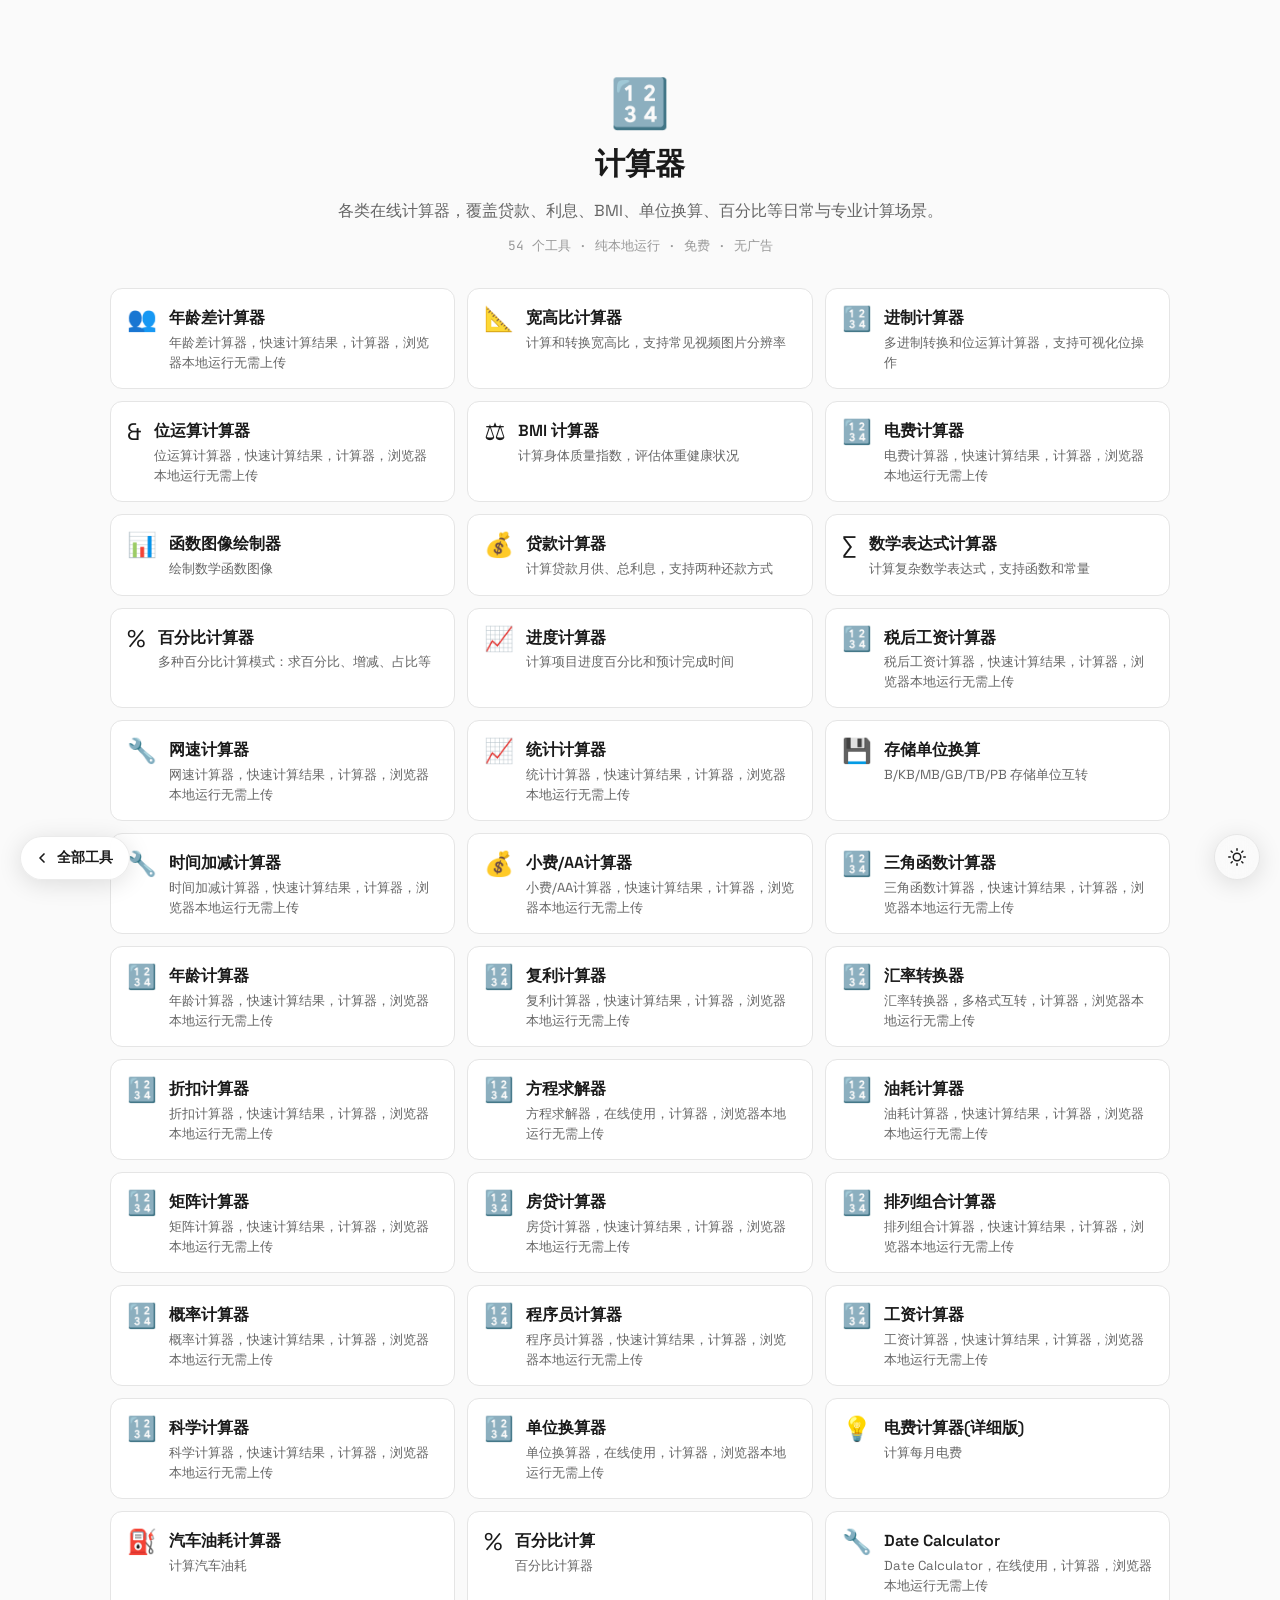
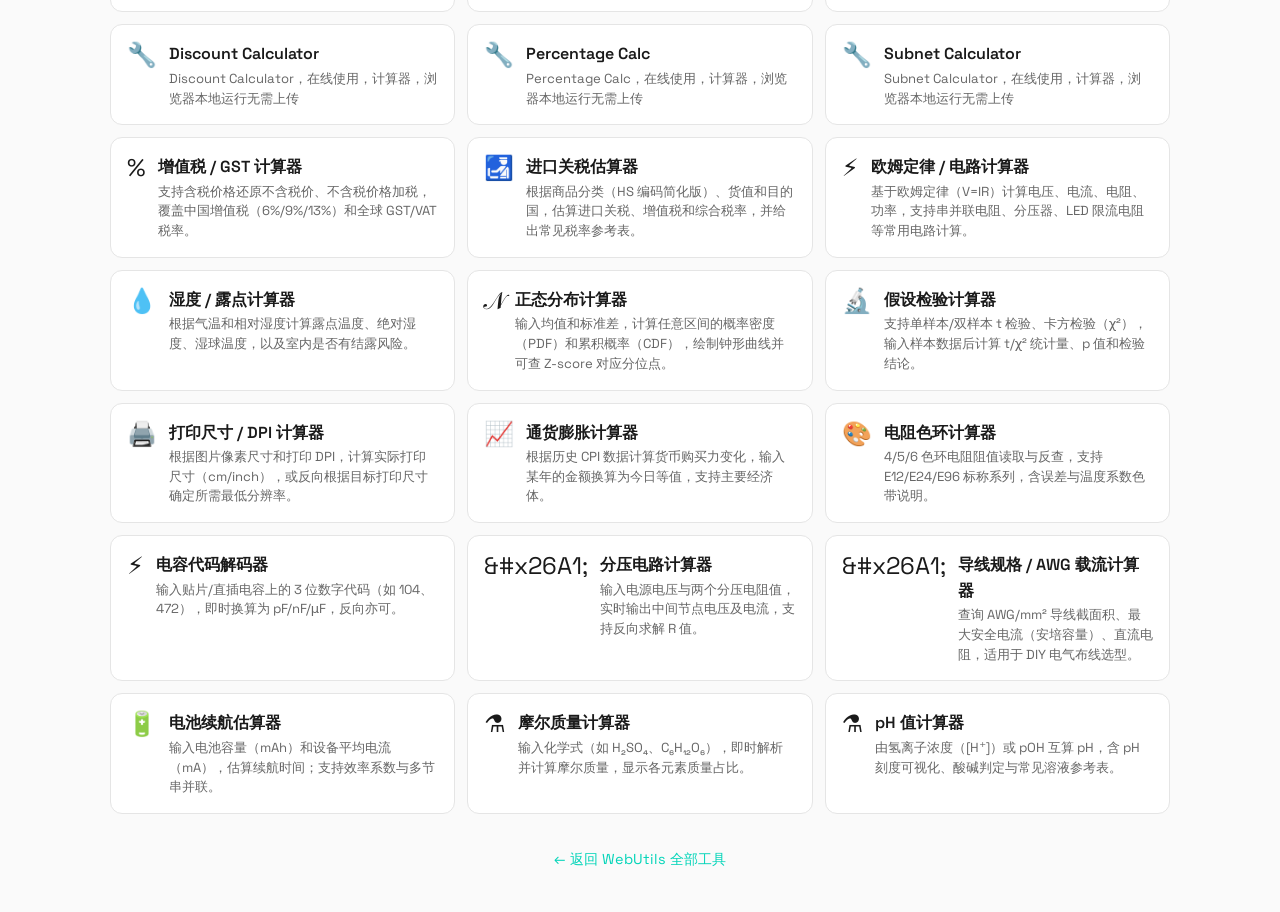
<file: html-tools/tools/calculator/index.html>
<!doctype html>
<html lang="zh-CN">
  <head>
    <meta charset="utf-8" />
    <meta name="viewport" content="width=device-width, initial-scale=1.0, viewport-fit=cover" />
    <title>计算器 - 在线工具合集（54个）| WebUtils</title>
    <meta
      name="description"
      content="各类在线计算器，覆盖贷款、利息、BMI、单位换算、百分比等日常与专业计算场景。"
    />
    <meta name="keywords" content="计算器,在线工具,免费工具,计算器大全" />
    <meta name="author" content="WebUtils" />
    <meta name="robots" content="index, follow" />
    <link rel="canonical" href="https://tools.realtime-ai.chat/tools/calculator/index.html" />
    <meta property="og:title" content="计算器 - 在线工具合集（54个）| WebUtils" />
    <meta
      property="og:description"
      content="各类在线计算器，覆盖贷款、利息、BMI、单位换算、百分比等日常与专业计算场景。"
    />
    <meta property="og:type" content="website" />
    <meta property="og:url" content="https://tools.realtime-ai.chat/tools/calculator/index.html" />
    <meta property="og:site_name" content="WebUtils" />
    <meta property="og:locale" content="zh_CN" />
    <meta property="og:image" content="https://tools.realtime-ai.chat/social-preview.png" />
    <meta name="twitter:card" content="summary" />
    <meta name="twitter:title" content="计算器 - 在线工具合集（54个）| WebUtils" />
    <meta
      name="twitter:description"
      content="各类在线计算器，覆盖贷款、利息、BMI、单位换算、百分比等日常与专业计算场景。"
    />
    <meta name="twitter:image" content="https://tools.realtime-ai.chat/social-preview.png" />
    <script type="application/ld+json">
      {
        "@context": "https://schema.org",
        "@type": "BreadcrumbList",
        "itemListElement": [
          {
            "@type": "ListItem",
            "position": 1,
            "name": "首页",
            "item": "https://tools.realtime-ai.chat/"
          },
          {
            "@type": "ListItem",
            "position": 2,
            "name": "计算器",
            "item": "https://tools.realtime-ai.chat/tools/calculator/index.html"
          }
        ]
      }
    </script>
    <script type="application/ld+json">
      {
        "@context": "https://schema.org",
        "@type": "CollectionPage",
        "name": "计算器 - 在线工具合集（54个）| WebUtils",
        "description": "各类在线计算器，覆盖贷款、利息、BMI、单位换算、百分比等日常与专业计算场景。",
        "url": "https://tools.realtime-ai.chat/tools/calculator/index.html",
        "mainEntity": {
          "@type": "ItemList",
          "numberOfItems": 54,
          "itemListElement": [
            {
              "@type": "ListItem",
              "position": 1,
              "name": "年龄差计算器",
              "url": "https://tools.realtime-ai.chat/tools/calculator/age-diff-calc.html"
            },
            {
              "@type": "ListItem",
              "position": 2,
              "name": "宽高比计算器",
              "url": "https://tools.realtime-ai.chat/tools/calculator/aspect-ratio-calculator.html"
            },
            {
              "@type": "ListItem",
              "position": 3,
              "name": "进制计算器",
              "url": "https://tools.realtime-ai.chat/tools/calculator/base-calculator.html"
            },
            {
              "@type": "ListItem",
              "position": 4,
              "name": "位运算计算器",
              "url": "https://tools.realtime-ai.chat/tools/calculator/bitwise-calculator.html"
            },
            {
              "@type": "ListItem",
              "position": 5,
              "name": "BMI 计算器",
              "url": "https://tools.realtime-ai.chat/tools/calculator/bmi-calculator.html"
            },
            {
              "@type": "ListItem",
              "position": 6,
              "name": "电费计算器",
              "url": "https://tools.realtime-ai.chat/tools/calculator/electricity-calc.html"
            },
            {
              "@type": "ListItem",
              "position": 7,
              "name": "函数图像绘制器",
              "url": "https://tools.realtime-ai.chat/tools/calculator/function-plotter.html"
            },
            {
              "@type": "ListItem",
              "position": 8,
              "name": "贷款计算器",
              "url": "https://tools.realtime-ai.chat/tools/calculator/loan-calculator.html"
            },
            {
              "@type": "ListItem",
              "position": 9,
              "name": "数学表达式计算器",
              "url": "https://tools.realtime-ai.chat/tools/calculator/math-evaluator.html"
            },
            {
              "@type": "ListItem",
              "position": 10,
              "name": "百分比计算器",
              "url": "https://tools.realtime-ai.chat/tools/calculator/percentage.html"
            },
            {
              "@type": "ListItem",
              "position": 11,
              "name": "进度计算器",
              "url": "https://tools.realtime-ai.chat/tools/calculator/progress.html"
            },
            {
              "@type": "ListItem",
              "position": 12,
              "name": "税后工资计算器",
              "url": "https://tools.realtime-ai.chat/tools/calculator/salary-calc.html"
            },
            {
              "@type": "ListItem",
              "position": 13,
              "name": "网速计算器",
              "url": "https://tools.realtime-ai.chat/tools/calculator/speed-calc.html"
            },
            {
              "@type": "ListItem",
              "position": 14,
              "name": "统计计算器",
              "url": "https://tools.realtime-ai.chat/tools/calculator/statistics-calc.html"
            },
            {
              "@type": "ListItem",
              "position": 15,
              "name": "存储单位换算",
              "url": "https://tools.realtime-ai.chat/tools/calculator/storage-converter.html"
            },
            {
              "@type": "ListItem",
              "position": 16,
              "name": "时间加减计算器",
              "url": "https://tools.realtime-ai.chat/tools/calculator/time-calc.html"
            },
            {
              "@type": "ListItem",
              "position": 17,
              "name": "小费/AA计算器",
              "url": "https://tools.realtime-ai.chat/tools/calculator/tip-calculator.html"
            },
            {
              "@type": "ListItem",
              "position": 18,
              "name": "三角函数计算器",
              "url": "https://tools.realtime-ai.chat/tools/calculator/triangle-calc.html"
            },
            {
              "@type": "ListItem",
              "position": 19,
              "name": "年龄计算器",
              "url": "https://tools.realtime-ai.chat/tools/calculator/age-calculator.html"
            },
            {
              "@type": "ListItem",
              "position": 20,
              "name": "复利计算器",
              "url": "https://tools.realtime-ai.chat/tools/calculator/compound-interest.html"
            },
            {
              "@type": "ListItem",
              "position": 21,
              "name": "汇率转换器",
              "url": "https://tools.realtime-ai.chat/tools/calculator/currency.html"
            },
            {
              "@type": "ListItem",
              "position": 22,
              "name": "折扣计算器",
              "url": "https://tools.realtime-ai.chat/tools/calculator/discount-calc.html"
            },
            {
              "@type": "ListItem",
              "position": 23,
              "name": "方程求解器",
              "url": "https://tools.realtime-ai.chat/tools/calculator/equation.html"
            },
            {
              "@type": "ListItem",
              "position": 24,
              "name": "油耗计算器",
              "url": "https://tools.realtime-ai.chat/tools/calculator/fuel-calc.html"
            },
            {
              "@type": "ListItem",
              "position": 25,
              "name": "矩阵计算器",
              "url": "https://tools.realtime-ai.chat/tools/calculator/matrix-calculator.html"
            },
            {
              "@type": "ListItem",
              "position": 26,
              "name": "房贷计算器",
              "url": "https://tools.realtime-ai.chat/tools/calculator/mortgage-calculator.html"
            },
            {
              "@type": "ListItem",
              "position": 27,
              "name": "排列组合计算器",
              "url": "https://tools.realtime-ai.chat/tools/calculator/permutation.html"
            },
            {
              "@type": "ListItem",
              "position": 28,
              "name": "概率计算器",
              "url": "https://tools.realtime-ai.chat/tools/calculator/probability.html"
            },
            {
              "@type": "ListItem",
              "position": 29,
              "name": "程序员计算器",
              "url": "https://tools.realtime-ai.chat/tools/calculator/programmer.html"
            },
            {
              "@type": "ListItem",
              "position": 30,
              "name": "工资计算器",
              "url": "https://tools.realtime-ai.chat/tools/calculator/salary-calculator.html"
            },
            {
              "@type": "ListItem",
              "position": 31,
              "name": "科学计算器",
              "url": "https://tools.realtime-ai.chat/tools/calculator/scientific.html"
            },
            {
              "@type": "ListItem",
              "position": 32,
              "name": "单位换算器",
              "url": "https://tools.realtime-ai.chat/tools/calculator/unit-converter.html"
            },
            {
              "@type": "ListItem",
              "position": 33,
              "name": "电费计算器(详细版)",
              "url": "https://tools.realtime-ai.chat/tools/calculator/electricity-calculator.html"
            },
            {
              "@type": "ListItem",
              "position": 34,
              "name": "汽车油耗计算器",
              "url": "https://tools.realtime-ai.chat/tools/calculator/fuel-calculator.html"
            },
            {
              "@type": "ListItem",
              "position": 35,
              "name": "百分比计算",
              "url": "https://tools.realtime-ai.chat/tools/calculator/percentage-calculator.html"
            },
            {
              "@type": "ListItem",
              "position": 36,
              "name": "Date Calculator",
              "url": "https://tools.realtime-ai.chat/tools/calculator/date-calculator.html"
            },
            {
              "@type": "ListItem",
              "position": 37,
              "name": "Discount Calculator",
              "url": "https://tools.realtime-ai.chat/tools/calculator/discount-calculator.html"
            },
            {
              "@type": "ListItem",
              "position": 38,
              "name": "Percentage Calc",
              "url": "https://tools.realtime-ai.chat/tools/calculator/percentage-calc.html"
            },
            {
              "@type": "ListItem",
              "position": 39,
              "name": "Subnet Calculator",
              "url": "https://tools.realtime-ai.chat/tools/calculator/subnet-calculator.html"
            },
            {
              "@type": "ListItem",
              "position": 40,
              "name": "增值税 / GST 计算器",
              "url": "https://tools.realtime-ai.chat/tools/calculator/vat-gst-calculator.html"
            },
            {
              "@type": "ListItem",
              "position": 41,
              "name": "进口关税估算器",
              "url": "https://tools.realtime-ai.chat/tools/calculator/import-duty-estimator.html"
            },
            {
              "@type": "ListItem",
              "position": 42,
              "name": "欧姆定律 / 电路计算器",
              "url": "https://tools.realtime-ai.chat/tools/calculator/ohms-law-calculator.html"
            },
            {
              "@type": "ListItem",
              "position": 43,
              "name": "湿度 / 露点计算器",
              "url": "https://tools.realtime-ai.chat/tools/calculator/dew-point-humidity-calculator.html"
            },
            {
              "@type": "ListItem",
              "position": 44,
              "name": "正态分布计算器",
              "url": "https://tools.realtime-ai.chat/tools/calculator/normal-distribution-calculator.html"
            },
            {
              "@type": "ListItem",
              "position": 45,
              "name": "假设检验计算器",
              "url": "https://tools.realtime-ai.chat/tools/calculator/hypothesis-testing-calculator.html"
            },
            {
              "@type": "ListItem",
              "position": 46,
              "name": "打印尺寸 / DPI 计算器",
              "url": "https://tools.realtime-ai.chat/tools/calculator/print-size-dpi-calculator.html"
            },
            {
              "@type": "ListItem",
              "position": 47,
              "name": "通货膨胀计算器",
              "url": "https://tools.realtime-ai.chat/tools/calculator/inflation-calculator.html"
            },
            {
              "@type": "ListItem",
              "position": 48,
              "name": "电阻色环计算器",
              "url": "https://tools.realtime-ai.chat/tools/calculator/resistor-color-code.html"
            },
            {
              "@type": "ListItem",
              "position": 49,
              "name": "电容代码解码器",
              "url": "https://tools.realtime-ai.chat/tools/calculator/capacitor-code-decoder.html"
            },
            {
              "@type": "ListItem",
              "position": 50,
              "name": "分压电路计算器",
              "url": "https://tools.realtime-ai.chat/tools/calculator/voltage-divider-calculator.html"
            },
            {
              "@type": "ListItem",
              "position": 51,
              "name": "导线规格 / AWG 载流计算器",
              "url": "https://tools.realtime-ai.chat/tools/calculator/wire-gauge-awg-calculator.html"
            },
            {
              "@type": "ListItem",
              "position": 52,
              "name": "电池续航估算器",
              "url": "https://tools.realtime-ai.chat/tools/calculator/battery-runtime-calculator.html"
            },
            {
              "@type": "ListItem",
              "position": 53,
              "name": "摩尔质量计算器",
              "url": "https://tools.realtime-ai.chat/tools/calculator/molar-mass-calculator.html"
            },
            {
              "@type": "ListItem",
              "position": 54,
              "name": "pH 值计算器",
              "url": "https://tools.realtime-ai.chat/tools/calculator/ph-scale-calculator.html"
            }
          ]
        }
      }
    </script>
    <link rel="preconnect" href="https://fonts.googleapis.com" />
    <link rel="preconnect" href="https://fonts.gstatic.com" crossorigin />
    <link
      href="https://fonts.googleapis.com/css2?family=Space+Grotesk:wght@400;500;600;700&family=JetBrains+Mono:wght@400;500&display=swap"
      rel="stylesheet"
    />
    <link rel="stylesheet" href="../../assets/css/tool-base.css" />
    <style>
      * {
        box-sizing: border-box;
      }
      body {
        margin: 0;
        background: var(--bg-deep);
        color: var(--text-primary);
        font-family: var(--font-sans);
        -webkit-font-smoothing: antialiased;
      }
      .cat-main {
        max-width: 1100px;
        margin: 0 auto;
        padding: calc(var(--nav-height) + var(--space-6)) var(--space-5) var(--space-10);
      }
      .cat-hero {
        text-align: center;
        margin-bottom: var(--space-8);
      }
      .cat-hero-icon {
        font-size: 3rem;
        line-height: 1;
      }
      .cat-hero h1 {
        font-size: 1.9rem;
        margin: var(--space-3) 0 var(--space-2);
      }
      .cat-intro {
        max-width: 640px;
        margin: 0 auto var(--space-3);
        color: var(--text-secondary);
        line-height: 1.7;
      }
      .cat-meta {
        margin: 0;
        font-family: var(--font-mono);
        font-size: 0.8rem;
        color: var(--text-muted);
      }
      .cat-grid {
        display: grid;
        grid-template-columns: repeat(auto-fill, minmax(260px, 1fr));
        gap: var(--space-3);
      }
      .cat-card {
        display: flex;
        gap: var(--space-3);
        padding: var(--space-4);
        border: 1px solid var(--border-subtle);
        border-radius: var(--radius-lg);
        background: var(--bg-card);
        color: inherit;
        text-decoration: none;
        transition:
          border-color var(--transition),
          transform var(--transition);
      }
      .cat-card:hover {
        border-color: var(--accent-cyan);
        transform: translateY(-2px);
      }
      .cat-card-icon {
        flex-shrink: 0;
        font-size: 1.5rem;
        line-height: 1.2;
      }
      .cat-card-body {
        display: flex;
        flex-direction: column;
        gap: 2px;
        min-width: 0;
      }
      .cat-card-name {
        font-weight: 600;
      }
      .cat-card-desc {
        font-size: 0.82rem;
        line-height: 1.5;
        color: var(--text-secondary);
      }
      .cat-faq {
        margin-top: var(--space-10);
      }
      .cat-faq h2 {
        font-size: 1.1rem;
        margin-bottom: var(--space-3);
      }
      .cat-footer {
        margin-top: var(--space-8);
        text-align: center;
      }
      .cat-footer a {
        font-size: 0.9rem;
        color: var(--accent-cyan);
        text-decoration: none;
      }
      .cat-footer a:hover {
        text-decoration: underline;
      }
    </style>
    <!-- PWA -->
    <link rel="manifest" href="../../manifest.json" />
    <link rel="icon" type="image/svg+xml" href="../../favicon.svg" />
    <link rel="icon" type="image/png" sizes="32x32" href="../../favicon-32x32.png" />
    <link rel="icon" type="image/png" sizes="16x16" href="../../favicon-16x16.png" />
    <link rel="apple-touch-icon" href="../../apple-touch-icon.png" />
    <meta name="theme-color" content="#ffffff" media="(prefers-color-scheme: light)" />
    <meta name="theme-color" content="#1a1a1a" media="(prefers-color-scheme: dark)" />
    <script src="../../assets/js/tool-chrome.js"></script>
  </head>
  <body>
    <main class="cat-main">
      <header class="cat-hero">
        <div class="cat-hero-icon">🔢</div>
        <h1>计算器</h1>
        <p class="cat-intro">
          各类在线计算器，覆盖贷款、利息、BMI、单位换算、百分比等日常与专业计算场景。
        </p>
        <p class="cat-meta">54 个工具 · 纯本地运行 · 免费 · 无广告</p>
      </header>
      <section class="cat-grid">
        <a class="cat-card" href="age-diff-calc.html">
          <span class="cat-card-icon">👥</span>
          <span class="cat-card-body">
            <span class="cat-card-name">年龄差计算器</span>
            <span class="cat-card-desc">
              年龄差计算器，快速计算结果，计算器，浏览器本地运行无需上传
            </span>
          </span>
        </a>
        <a class="cat-card" href="aspect-ratio-calculator.html">
          <span class="cat-card-icon">📐</span>
          <span class="cat-card-body">
            <span class="cat-card-name">宽高比计算器</span>
            <span class="cat-card-desc">计算和转换宽高比，支持常见视频图片分辨率</span>
          </span>
        </a>
        <a class="cat-card" href="base-calculator.html">
          <span class="cat-card-icon">🔢</span>
          <span class="cat-card-body">
            <span class="cat-card-name">进制计算器</span>
            <span class="cat-card-desc">多进制转换和位运算计算器，支持可视化位操作</span>
          </span>
        </a>
        <a class="cat-card" href="bitwise-calculator.html">
          <span class="cat-card-icon">&amp;</span>
          <span class="cat-card-body">
            <span class="cat-card-name">位运算计算器</span>
            <span class="cat-card-desc">
              位运算计算器，快速计算结果，计算器，浏览器本地运行无需上传
            </span>
          </span>
        </a>
        <a class="cat-card" href="bmi-calculator.html">
          <span class="cat-card-icon">⚖️</span>
          <span class="cat-card-body">
            <span class="cat-card-name">BMI 计算器</span>
            <span class="cat-card-desc">计算身体质量指数，评估体重健康状况</span>
          </span>
        </a>
        <a class="cat-card" href="electricity-calc.html">
          <span class="cat-card-icon">🔢</span>
          <span class="cat-card-body">
            <span class="cat-card-name">电费计算器</span>
            <span class="cat-card-desc">
              电费计算器，快速计算结果，计算器，浏览器本地运行无需上传
            </span>
          </span>
        </a>
        <a class="cat-card" href="function-plotter.html">
          <span class="cat-card-icon">📊</span>
          <span class="cat-card-body">
            <span class="cat-card-name">函数图像绘制器</span>
            <span class="cat-card-desc">绘制数学函数图像</span>
          </span>
        </a>
        <a class="cat-card" href="loan-calculator.html">
          <span class="cat-card-icon">💰</span>
          <span class="cat-card-body">
            <span class="cat-card-name">贷款计算器</span>
            <span class="cat-card-desc">计算贷款月供、总利息，支持两种还款方式</span>
          </span>
        </a>
        <a class="cat-card" href="math-evaluator.html">
          <span class="cat-card-icon">∑</span>
          <span class="cat-card-body">
            <span class="cat-card-name">数学表达式计算器</span>
            <span class="cat-card-desc">计算复杂数学表达式，支持函数和常量</span>
          </span>
        </a>
        <a class="cat-card" href="percentage.html">
          <span class="cat-card-icon">%</span>
          <span class="cat-card-body">
            <span class="cat-card-name">百分比计算器</span>
            <span class="cat-card-desc">多种百分比计算模式：求百分比、增减、占比等</span>
          </span>
        </a>
        <a class="cat-card" href="progress.html">
          <span class="cat-card-icon">📈</span>
          <span class="cat-card-body">
            <span class="cat-card-name">进度计算器</span>
            <span class="cat-card-desc">计算项目进度百分比和预计完成时间</span>
          </span>
        </a>
        <a class="cat-card" href="salary-calc.html">
          <span class="cat-card-icon">🔢</span>
          <span class="cat-card-body">
            <span class="cat-card-name">税后工资计算器</span>
            <span class="cat-card-desc">
              税后工资计算器，快速计算结果，计算器，浏览器本地运行无需上传
            </span>
          </span>
        </a>
        <a class="cat-card" href="speed-calc.html">
          <span class="cat-card-icon">🔧</span>
          <span class="cat-card-body">
            <span class="cat-card-name">网速计算器</span>
            <span class="cat-card-desc">
              网速计算器，快速计算结果，计算器，浏览器本地运行无需上传
            </span>
          </span>
        </a>
        <a class="cat-card" href="statistics-calc.html">
          <span class="cat-card-icon">📈</span>
          <span class="cat-card-body">
            <span class="cat-card-name">统计计算器</span>
            <span class="cat-card-desc">
              统计计算器，快速计算结果，计算器，浏览器本地运行无需上传
            </span>
          </span>
        </a>
        <a class="cat-card" href="storage-converter.html">
          <span class="cat-card-icon">💾</span>
          <span class="cat-card-body">
            <span class="cat-card-name">存储单位换算</span>
            <span class="cat-card-desc">B/KB/MB/GB/TB/PB 存储单位互转</span>
          </span>
        </a>
        <a class="cat-card" href="time-calc.html">
          <span class="cat-card-icon">🔧</span>
          <span class="cat-card-body">
            <span class="cat-card-name">时间加减计算器</span>
            <span class="cat-card-desc">
              时间加减计算器，快速计算结果，计算器，浏览器本地运行无需上传
            </span>
          </span>
        </a>
        <a class="cat-card" href="tip-calculator.html">
          <span class="cat-card-icon">💰</span>
          <span class="cat-card-body">
            <span class="cat-card-name">小费/AA计算器</span>
            <span class="cat-card-desc">
              小费/AA计算器，快速计算结果，计算器，浏览器本地运行无需上传
            </span>
          </span>
        </a>
        <a class="cat-card" href="triangle-calc.html">
          <span class="cat-card-icon">🔢</span>
          <span class="cat-card-body">
            <span class="cat-card-name">三角函数计算器</span>
            <span class="cat-card-desc">
              三角函数计算器，快速计算结果，计算器，浏览器本地运行无需上传
            </span>
          </span>
        </a>
        <a class="cat-card" href="age-calculator.html">
          <span class="cat-card-icon">🔢</span>
          <span class="cat-card-body">
            <span class="cat-card-name">年龄计算器</span>
            <span class="cat-card-desc">
              年龄计算器，快速计算结果，计算器，浏览器本地运行无需上传
            </span>
          </span>
        </a>
        <a class="cat-card" href="compound-interest.html">
          <span class="cat-card-icon">🔢</span>
          <span class="cat-card-body">
            <span class="cat-card-name">复利计算器</span>
            <span class="cat-card-desc">
              复利计算器，快速计算结果，计算器，浏览器本地运行无需上传
            </span>
          </span>
        </a>
        <a class="cat-card" href="currency.html">
          <span class="cat-card-icon">🔢</span>
          <span class="cat-card-body">
            <span class="cat-card-name">汇率转换器</span>
            <span class="cat-card-desc">
              汇率转换器，多格式互转，计算器，浏览器本地运行无需上传
            </span>
          </span>
        </a>
        <a class="cat-card" href="discount-calc.html">
          <span class="cat-card-icon">🔢</span>
          <span class="cat-card-body">
            <span class="cat-card-name">折扣计算器</span>
            <span class="cat-card-desc">
              折扣计算器，快速计算结果，计算器，浏览器本地运行无需上传
            </span>
          </span>
        </a>
        <a class="cat-card" href="equation.html">
          <span class="cat-card-icon">🔢</span>
          <span class="cat-card-body">
            <span class="cat-card-name">方程求解器</span>
            <span class="cat-card-desc">方程求解器，在线使用，计算器，浏览器本地运行无需上传</span>
          </span>
        </a>
        <a class="cat-card" href="fuel-calc.html">
          <span class="cat-card-icon">🔢</span>
          <span class="cat-card-body">
            <span class="cat-card-name">油耗计算器</span>
            <span class="cat-card-desc">
              油耗计算器，快速计算结果，计算器，浏览器本地运行无需上传
            </span>
          </span>
        </a>
        <a class="cat-card" href="matrix-calculator.html">
          <span class="cat-card-icon">🔢</span>
          <span class="cat-card-body">
            <span class="cat-card-name">矩阵计算器</span>
            <span class="cat-card-desc">
              矩阵计算器，快速计算结果，计算器，浏览器本地运行无需上传
            </span>
          </span>
        </a>
        <a class="cat-card" href="mortgage-calculator.html">
          <span class="cat-card-icon">🔢</span>
          <span class="cat-card-body">
            <span class="cat-card-name">房贷计算器</span>
            <span class="cat-card-desc">
              房贷计算器，快速计算结果，计算器，浏览器本地运行无需上传
            </span>
          </span>
        </a>
        <a class="cat-card" href="permutation.html">
          <span class="cat-card-icon">🔢</span>
          <span class="cat-card-body">
            <span class="cat-card-name">排列组合计算器</span>
            <span class="cat-card-desc">
              排列组合计算器，快速计算结果，计算器，浏览器本地运行无需上传
            </span>
          </span>
        </a>
        <a class="cat-card" href="probability.html">
          <span class="cat-card-icon">🔢</span>
          <span class="cat-card-body">
            <span class="cat-card-name">概率计算器</span>
            <span class="cat-card-desc">
              概率计算器，快速计算结果，计算器，浏览器本地运行无需上传
            </span>
          </span>
        </a>
        <a class="cat-card" href="programmer.html">
          <span class="cat-card-icon">🔢</span>
          <span class="cat-card-body">
            <span class="cat-card-name">程序员计算器</span>
            <span class="cat-card-desc">
              程序员计算器，快速计算结果，计算器，浏览器本地运行无需上传
            </span>
          </span>
        </a>
        <a class="cat-card" href="salary-calculator.html">
          <span class="cat-card-icon">🔢</span>
          <span class="cat-card-body">
            <span class="cat-card-name">工资计算器</span>
            <span class="cat-card-desc">
              工资计算器，快速计算结果，计算器，浏览器本地运行无需上传
            </span>
          </span>
        </a>
        <a class="cat-card" href="scientific.html">
          <span class="cat-card-icon">🔢</span>
          <span class="cat-card-body">
            <span class="cat-card-name">科学计算器</span>
            <span class="cat-card-desc">
              科学计算器，快速计算结果，计算器，浏览器本地运行无需上传
            </span>
          </span>
        </a>
        <a class="cat-card" href="unit-converter.html">
          <span class="cat-card-icon">🔢</span>
          <span class="cat-card-body">
            <span class="cat-card-name">单位换算器</span>
            <span class="cat-card-desc">单位换算器，在线使用，计算器，浏览器本地运行无需上传</span>
          </span>
        </a>
        <a class="cat-card" href="electricity-calculator.html">
          <span class="cat-card-icon">💡</span>
          <span class="cat-card-body">
            <span class="cat-card-name">电费计算器(详细版)</span>
            <span class="cat-card-desc">计算每月电费</span>
          </span>
        </a>
        <a class="cat-card" href="fuel-calculator.html">
          <span class="cat-card-icon">⛽</span>
          <span class="cat-card-body">
            <span class="cat-card-name">汽车油耗计算器</span>
            <span class="cat-card-desc">计算汽车油耗</span>
          </span>
        </a>
        <a class="cat-card" href="percentage-calculator.html">
          <span class="cat-card-icon">%</span>
          <span class="cat-card-body">
            <span class="cat-card-name">百分比计算</span>
            <span class="cat-card-desc">百分比计算器</span>
          </span>
        </a>
        <a class="cat-card" href="date-calculator.html">
          <span class="cat-card-icon">🔧</span>
          <span class="cat-card-body">
            <span class="cat-card-name">Date Calculator</span>
            <span class="cat-card-desc">
              Date Calculator，在线使用，计算器，浏览器本地运行无需上传
            </span>
          </span>
        </a>
        <a class="cat-card" href="discount-calculator.html">
          <span class="cat-card-icon">🔧</span>
          <span class="cat-card-body">
            <span class="cat-card-name">Discount Calculator</span>
            <span class="cat-card-desc">
              Discount Calculator，在线使用，计算器，浏览器本地运行无需上传
            </span>
          </span>
        </a>
        <a class="cat-card" href="percentage-calc.html">
          <span class="cat-card-icon">🔧</span>
          <span class="cat-card-body">
            <span class="cat-card-name">Percentage Calc</span>
            <span class="cat-card-desc">
              Percentage Calc，在线使用，计算器，浏览器本地运行无需上传
            </span>
          </span>
        </a>
        <a class="cat-card" href="subnet-calculator.html">
          <span class="cat-card-icon">🔧</span>
          <span class="cat-card-body">
            <span class="cat-card-name">Subnet Calculator</span>
            <span class="cat-card-desc">
              Subnet Calculator，在线使用，计算器，浏览器本地运行无需上传
            </span>
          </span>
        </a>
        <a class="cat-card" href="vat-gst-calculator.html">
          <span class="cat-card-icon">%</span>
          <span class="cat-card-body">
            <span class="cat-card-name">增值税 / GST 计算器</span>
            <span class="cat-card-desc">
              支持含税价格还原不含税价、不含税价格加税，覆盖中国增值税（6%/9%/13%）和全球 GST/VAT
              税率。
            </span>
          </span>
        </a>
        <a class="cat-card" href="import-duty-estimator.html">
          <span class="cat-card-icon">🛃</span>
          <span class="cat-card-body">
            <span class="cat-card-name">进口关税估算器</span>
            <span class="cat-card-desc">
              根据商品分类（HS
              编码简化版）、货值和目的国，估算进口关税、增值税和综合税率，并给出常见税率参考表。
            </span>
          </span>
        </a>
        <a class="cat-card" href="ohms-law-calculator.html">
          <span class="cat-card-icon">⚡</span>
          <span class="cat-card-body">
            <span class="cat-card-name">欧姆定律 / 电路计算器</span>
            <span class="cat-card-desc">
              基于欧姆定律（V=IR）计算电压、电流、电阻、功率，支持串并联电阻、分压器、LED
              限流电阻等常用电路计算。
            </span>
          </span>
        </a>
        <a class="cat-card" href="dew-point-humidity-calculator.html">
          <span class="cat-card-icon">💧</span>
          <span class="cat-card-body">
            <span class="cat-card-name">湿度 / 露点计算器</span>
            <span class="cat-card-desc">
              根据气温和相对湿度计算露点温度、绝对湿度、湿球温度，以及室内是否有结露风险。
            </span>
          </span>
        </a>
        <a class="cat-card" href="normal-distribution-calculator.html">
          <span class="cat-card-icon">𝒩</span>
          <span class="cat-card-body">
            <span class="cat-card-name">正态分布计算器</span>
            <span class="cat-card-desc">
              输入均值和标准差，计算任意区间的概率密度（PDF）和累积概率（CDF），绘制钟形曲线并可查
              Z-score 对应分位点。
            </span>
          </span>
        </a>
        <a class="cat-card" href="hypothesis-testing-calculator.html">
          <span class="cat-card-icon">🔬</span>
          <span class="cat-card-body">
            <span class="cat-card-name">假设检验计算器</span>
            <span class="cat-card-desc">
              支持单样本/双样本 t 检验、卡方检验（χ²），输入样本数据后计算 t/χ² 统计量、p
              值和检验结论。
            </span>
          </span>
        </a>
        <a class="cat-card" href="print-size-dpi-calculator.html">
          <span class="cat-card-icon">🖨️</span>
          <span class="cat-card-body">
            <span class="cat-card-name">打印尺寸 / DPI 计算器</span>
            <span class="cat-card-desc">
              根据图片像素尺寸和打印
              DPI，计算实际打印尺寸（cm/inch），或反向根据目标打印尺寸确定所需最低分辨率。
            </span>
          </span>
        </a>
        <a class="cat-card" href="inflation-calculator.html">
          <span class="cat-card-icon">📈</span>
          <span class="cat-card-body">
            <span class="cat-card-name">通货膨胀计算器</span>
            <span class="cat-card-desc">
              根据历史 CPI 数据计算货币购买力变化，输入某年的金额换算为今日等值，支持主要经济体。
            </span>
          </span>
        </a>
        <a class="cat-card" href="resistor-color-code.html">
          <span class="cat-card-icon">🎨</span>
          <span class="cat-card-body">
            <span class="cat-card-name">电阻色环计算器</span>
            <span class="cat-card-desc">
              4/5/6 色环电阻阻值读取与反查，支持 E12/E24/E96 标称系列，含误差与温度系数色带说明。
            </span>
          </span>
        </a>
        <a class="cat-card" href="capacitor-code-decoder.html">
          <span class="cat-card-icon">⚡</span>
          <span class="cat-card-body">
            <span class="cat-card-name">电容代码解码器</span>
            <span class="cat-card-desc">
              输入贴片/直插电容上的 3 位数字代码（如 104、472），即时换算为 pF/nF/μF，反向亦可。
            </span>
          </span>
        </a>
        <a class="cat-card" href="voltage-divider-calculator.html">
          <span class="cat-card-icon">&amp;#x26A1;</span>
          <span class="cat-card-body">
            <span class="cat-card-name">分压电路计算器</span>
            <span class="cat-card-desc">
              输入电源电压与两个分压电阻值，实时输出中间节点电压及电流，支持反向求解 R 值。
            </span>
          </span>
        </a>
        <a class="cat-card" href="wire-gauge-awg-calculator.html">
          <span class="cat-card-icon">&amp;#x26A1;</span>
          <span class="cat-card-body">
            <span class="cat-card-name">导线规格 / AWG 载流计算器</span>
            <span class="cat-card-desc">
              查询 AWG/mm² 导线截面积、最大安全电流（安培容量）、直流电阻，适用于 DIY 电气布线选型。
            </span>
          </span>
        </a>
        <a class="cat-card" href="battery-runtime-calculator.html">
          <span class="cat-card-icon">🔋</span>
          <span class="cat-card-body">
            <span class="cat-card-name">电池续航估算器</span>
            <span class="cat-card-desc">
              输入电池容量（mAh）和设备平均电流（mA），估算续航时间；支持效率系数与多节串并联。
            </span>
          </span>
        </a>
        <a class="cat-card" href="molar-mass-calculator.html">
          <span class="cat-card-icon">⚗️</span>
          <span class="cat-card-body">
            <span class="cat-card-name">摩尔质量计算器</span>
            <span class="cat-card-desc">
              输入化学式（如 H₂SO₄、C₆H₁₂O₆），即时解析并计算摩尔质量，显示各元素质量占比。
            </span>
          </span>
        </a>
        <a class="cat-card" href="ph-scale-calculator.html">
          <span class="cat-card-icon">⚗️</span>
          <span class="cat-card-body">
            <span class="cat-card-name">pH 值计算器</span>
            <span class="cat-card-desc">
              由氢离子浓度（[H⁺]）或 pOH 互算 pH，含 pH 刻度可视化、酸碱判定与常见溶液参考表。
            </span>
          </span>
        </a>
      </section>
      <footer class="cat-footer">
        <a href="../../index.html">← 返回 WebUtils 全部工具</a>
      </footer>
    </main>
  </body>
</html>
</file>
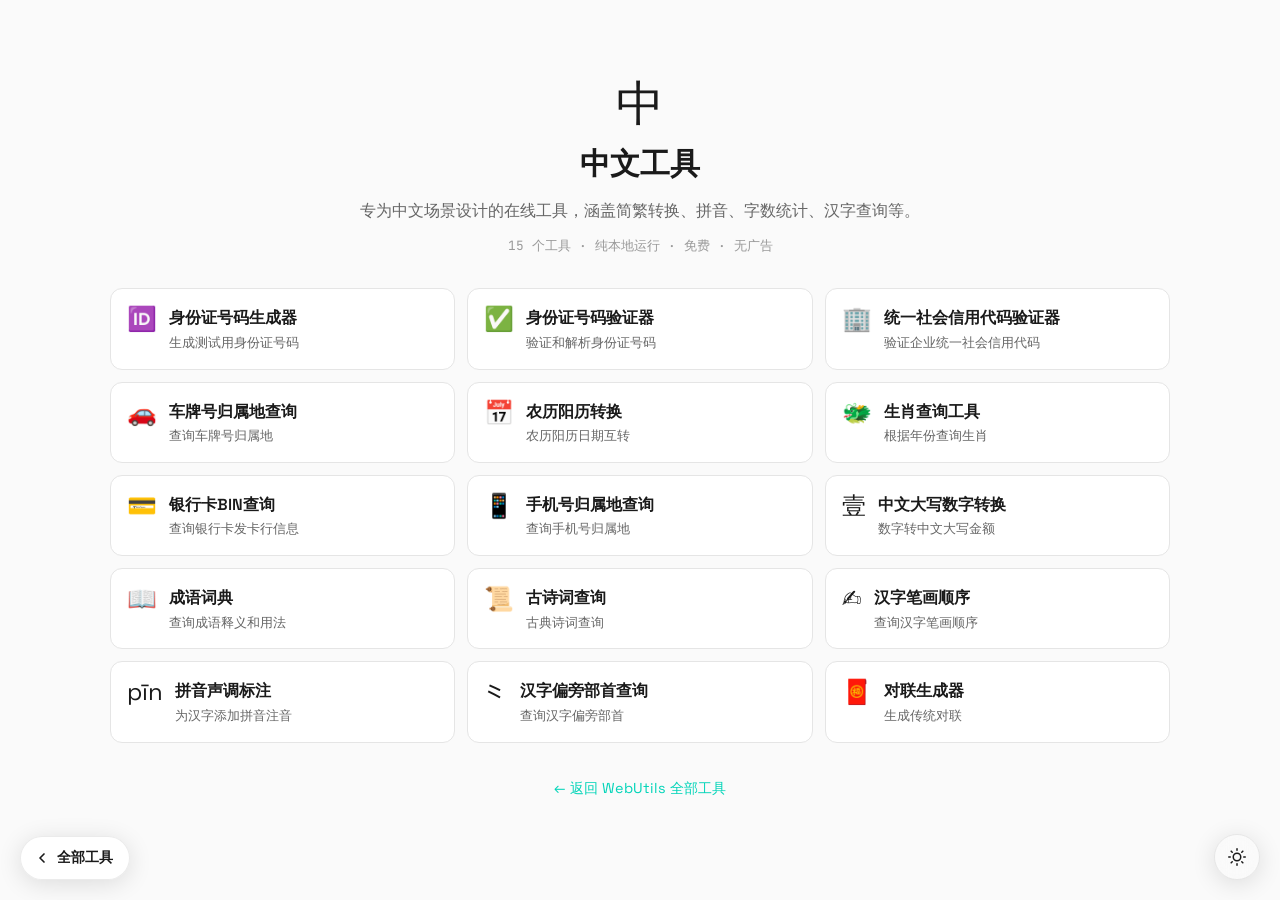
<file: html-tools/tools/chinese/index.html>
<!doctype html>
<html lang="zh-CN">
  <head>
    <meta charset="utf-8" />
    <meta name="viewport" content="width=device-width, initial-scale=1.0, viewport-fit=cover" />
    <title>中文工具 - 在线工具合集（15个）| WebUtils</title>
    <meta
      name="description"
      content="专为中文场景设计的在线工具，涵盖简繁转换、拼音、字数统计、汉字查询等。"
    />
    <meta name="keywords" content="中文工具,在线工具,免费工具,中文工具大全" />
    <meta name="author" content="WebUtils" />
    <meta name="robots" content="index, follow" />
    <link rel="canonical" href="https://tools.realtime-ai.chat/tools/chinese/index.html" />
    <meta property="og:title" content="中文工具 - 在线工具合集（15个）| WebUtils" />
    <meta
      property="og:description"
      content="专为中文场景设计的在线工具，涵盖简繁转换、拼音、字数统计、汉字查询等。"
    />
    <meta property="og:type" content="website" />
    <meta property="og:url" content="https://tools.realtime-ai.chat/tools/chinese/index.html" />
    <meta property="og:site_name" content="WebUtils" />
    <meta property="og:locale" content="zh_CN" />
    <meta property="og:image" content="https://tools.realtime-ai.chat/social-preview.png" />
    <meta name="twitter:card" content="summary" />
    <meta name="twitter:title" content="中文工具 - 在线工具合集（15个）| WebUtils" />
    <meta
      name="twitter:description"
      content="专为中文场景设计的在线工具，涵盖简繁转换、拼音、字数统计、汉字查询等。"
    />
    <meta name="twitter:image" content="https://tools.realtime-ai.chat/social-preview.png" />
    <script type="application/ld+json">
      {
        "@context": "https://schema.org",
        "@type": "BreadcrumbList",
        "itemListElement": [
          {
            "@type": "ListItem",
            "position": 1,
            "name": "首页",
            "item": "https://tools.realtime-ai.chat/"
          },
          {
            "@type": "ListItem",
            "position": 2,
            "name": "中文工具",
            "item": "https://tools.realtime-ai.chat/tools/chinese/index.html"
          }
        ]
      }
    </script>
    <script type="application/ld+json">
      {
        "@context": "https://schema.org",
        "@type": "CollectionPage",
        "name": "中文工具 - 在线工具合集（15个）| WebUtils",
        "description": "专为中文场景设计的在线工具，涵盖简繁转换、拼音、字数统计、汉字查询等。",
        "url": "https://tools.realtime-ai.chat/tools/chinese/index.html",
        "mainEntity": {
          "@type": "ItemList",
          "numberOfItems": 15,
          "itemListElement": [
            {
              "@type": "ListItem",
              "position": 1,
              "name": "身份证号码生成器",
              "url": "https://tools.realtime-ai.chat/tools/chinese/idcard-generator.html"
            },
            {
              "@type": "ListItem",
              "position": 2,
              "name": "身份证号码验证器",
              "url": "https://tools.realtime-ai.chat/tools/chinese/idcard-validator.html"
            },
            {
              "@type": "ListItem",
              "position": 3,
              "name": "统一社会信用代码验证器",
              "url": "https://tools.realtime-ai.chat/tools/chinese/uscc-validator.html"
            },
            {
              "@type": "ListItem",
              "position": 4,
              "name": "车牌号归属地查询",
              "url": "https://tools.realtime-ai.chat/tools/chinese/license-plate.html"
            },
            {
              "@type": "ListItem",
              "position": 5,
              "name": "农历阳历转换",
              "url": "https://tools.realtime-ai.chat/tools/chinese/lunar-calendar.html"
            },
            {
              "@type": "ListItem",
              "position": 6,
              "name": "生肖查询工具",
              "url": "https://tools.realtime-ai.chat/tools/chinese/chinese-zodiac.html"
            },
            {
              "@type": "ListItem",
              "position": 7,
              "name": "银行卡BIN查询",
              "url": "https://tools.realtime-ai.chat/tools/chinese/bank-card-bin.html"
            },
            {
              "@type": "ListItem",
              "position": 8,
              "name": "手机号归属地查询",
              "url": "https://tools.realtime-ai.chat/tools/chinese/phone-attribution.html"
            },
            {
              "@type": "ListItem",
              "position": 9,
              "name": "中文大写数字转换",
              "url": "https://tools.realtime-ai.chat/tools/chinese/chinese-number.html"
            },
            {
              "@type": "ListItem",
              "position": 10,
              "name": "成语词典",
              "url": "https://tools.realtime-ai.chat/tools/chinese/idiom-dictionary.html"
            },
            {
              "@type": "ListItem",
              "position": 11,
              "name": "古诗词查询",
              "url": "https://tools.realtime-ai.chat/tools/chinese/ancient-poetry.html"
            },
            {
              "@type": "ListItem",
              "position": 12,
              "name": "汉字笔画顺序",
              "url": "https://tools.realtime-ai.chat/tools/chinese/stroke-order.html"
            },
            {
              "@type": "ListItem",
              "position": 13,
              "name": "拼音声调标注",
              "url": "https://tools.realtime-ai.chat/tools/chinese/pinyin-tone.html"
            },
            {
              "@type": "ListItem",
              "position": 14,
              "name": "汉字偏旁部首查询",
              "url": "https://tools.realtime-ai.chat/tools/chinese/radicals.html"
            },
            {
              "@type": "ListItem",
              "position": 15,
              "name": "对联生成器",
              "url": "https://tools.realtime-ai.chat/tools/chinese/couplet-generator.html"
            }
          ]
        }
      }
    </script>
    <link rel="preconnect" href="https://fonts.googleapis.com" />
    <link rel="preconnect" href="https://fonts.gstatic.com" crossorigin />
    <link
      href="https://fonts.googleapis.com/css2?family=Space+Grotesk:wght@400;500;600;700&family=JetBrains+Mono:wght@400;500&display=swap"
      rel="stylesheet"
    />
    <link rel="stylesheet" href="../../assets/css/tool-base.css" />
    <style>
      * {
        box-sizing: border-box;
      }
      body {
        margin: 0;
        background: var(--bg-deep);
        color: var(--text-primary);
        font-family: var(--font-sans);
        -webkit-font-smoothing: antialiased;
      }
      .cat-main {
        max-width: 1100px;
        margin: 0 auto;
        padding: calc(var(--nav-height) + var(--space-6)) var(--space-5) var(--space-10);
      }
      .cat-hero {
        text-align: center;
        margin-bottom: var(--space-8);
      }
      .cat-hero-icon {
        font-size: 3rem;
        line-height: 1;
      }
      .cat-hero h1 {
        font-size: 1.9rem;
        margin: var(--space-3) 0 var(--space-2);
      }
      .cat-intro {
        max-width: 640px;
        margin: 0 auto var(--space-3);
        color: var(--text-secondary);
        line-height: 1.7;
      }
      .cat-meta {
        margin: 0;
        font-family: var(--font-mono);
        font-size: 0.8rem;
        color: var(--text-muted);
      }
      .cat-grid {
        display: grid;
        grid-template-columns: repeat(auto-fill, minmax(260px, 1fr));
        gap: var(--space-3);
      }
      .cat-card {
        display: flex;
        gap: var(--space-3);
        padding: var(--space-4);
        border: 1px solid var(--border-subtle);
        border-radius: var(--radius-lg);
        background: var(--bg-card);
        color: inherit;
        text-decoration: none;
        transition:
          border-color var(--transition),
          transform var(--transition);
      }
      .cat-card:hover {
        border-color: var(--accent-cyan);
        transform: translateY(-2px);
      }
      .cat-card-icon {
        flex-shrink: 0;
        font-size: 1.5rem;
        line-height: 1.2;
      }
      .cat-card-body {
        display: flex;
        flex-direction: column;
        gap: 2px;
        min-width: 0;
      }
      .cat-card-name {
        font-weight: 600;
      }
      .cat-card-desc {
        font-size: 0.82rem;
        line-height: 1.5;
        color: var(--text-secondary);
      }
      .cat-faq {
        margin-top: var(--space-10);
      }
      .cat-faq h2 {
        font-size: 1.1rem;
        margin-bottom: var(--space-3);
      }
      .cat-footer {
        margin-top: var(--space-8);
        text-align: center;
      }
      .cat-footer a {
        font-size: 0.9rem;
        color: var(--accent-cyan);
        text-decoration: none;
      }
      .cat-footer a:hover {
        text-decoration: underline;
      }
    </style>
    <!-- PWA -->
    <link rel="manifest" href="../../manifest.json" />
    <link rel="icon" type="image/svg+xml" href="../../favicon.svg" />
    <link rel="icon" type="image/png" sizes="32x32" href="../../favicon-32x32.png" />
    <link rel="icon" type="image/png" sizes="16x16" href="../../favicon-16x16.png" />
    <link rel="apple-touch-icon" href="../../apple-touch-icon.png" />
    <meta name="theme-color" content="#ffffff" media="(prefers-color-scheme: light)" />
    <meta name="theme-color" content="#1a1a1a" media="(prefers-color-scheme: dark)" />
    <script src="../../assets/js/tool-chrome.js"></script>
  </head>
  <body>
    <main class="cat-main">
      <header class="cat-hero">
        <div class="cat-hero-icon">中</div>
        <h1>中文工具</h1>
        <p class="cat-intro">
          专为中文场景设计的在线工具，涵盖简繁转换、拼音、字数统计、汉字查询等。
        </p>
        <p class="cat-meta">15 个工具 · 纯本地运行 · 免费 · 无广告</p>
      </header>
      <section class="cat-grid">
        <a class="cat-card" href="idcard-generator.html">
          <span class="cat-card-icon">🆔</span>
          <span class="cat-card-body">
            <span class="cat-card-name">身份证号码生成器</span>
            <span class="cat-card-desc">生成测试用身份证号码</span>
          </span>
        </a>
        <a class="cat-card" href="idcard-validator.html">
          <span class="cat-card-icon">✅</span>
          <span class="cat-card-body">
            <span class="cat-card-name">身份证号码验证器</span>
            <span class="cat-card-desc">验证和解析身份证号码</span>
          </span>
        </a>
        <a class="cat-card" href="uscc-validator.html">
          <span class="cat-card-icon">🏢</span>
          <span class="cat-card-body">
            <span class="cat-card-name">统一社会信用代码验证器</span>
            <span class="cat-card-desc">验证企业统一社会信用代码</span>
          </span>
        </a>
        <a class="cat-card" href="license-plate.html">
          <span class="cat-card-icon">🚗</span>
          <span class="cat-card-body">
            <span class="cat-card-name">车牌号归属地查询</span>
            <span class="cat-card-desc">查询车牌号归属地</span>
          </span>
        </a>
        <a class="cat-card" href="lunar-calendar.html">
          <span class="cat-card-icon">📅</span>
          <span class="cat-card-body">
            <span class="cat-card-name">农历阳历转换</span>
            <span class="cat-card-desc">农历阳历日期互转</span>
          </span>
        </a>
        <a class="cat-card" href="chinese-zodiac.html">
          <span class="cat-card-icon">🐲</span>
          <span class="cat-card-body">
            <span class="cat-card-name">生肖查询工具</span>
            <span class="cat-card-desc">根据年份查询生肖</span>
          </span>
        </a>
        <a class="cat-card" href="bank-card-bin.html">
          <span class="cat-card-icon">💳</span>
          <span class="cat-card-body">
            <span class="cat-card-name">银行卡BIN查询</span>
            <span class="cat-card-desc">查询银行卡发卡行信息</span>
          </span>
        </a>
        <a class="cat-card" href="phone-attribution.html">
          <span class="cat-card-icon">📱</span>
          <span class="cat-card-body">
            <span class="cat-card-name">手机号归属地查询</span>
            <span class="cat-card-desc">查询手机号归属地</span>
          </span>
        </a>
        <a class="cat-card" href="chinese-number.html">
          <span class="cat-card-icon">壹</span>
          <span class="cat-card-body">
            <span class="cat-card-name">中文大写数字转换</span>
            <span class="cat-card-desc">数字转中文大写金额</span>
          </span>
        </a>
        <a class="cat-card" href="idiom-dictionary.html">
          <span class="cat-card-icon">📖</span>
          <span class="cat-card-body">
            <span class="cat-card-name">成语词典</span>
            <span class="cat-card-desc">查询成语释义和用法</span>
          </span>
        </a>
        <a class="cat-card" href="ancient-poetry.html">
          <span class="cat-card-icon">📜</span>
          <span class="cat-card-body">
            <span class="cat-card-name">古诗词查询</span>
            <span class="cat-card-desc">古典诗词查询</span>
          </span>
        </a>
        <a class="cat-card" href="stroke-order.html">
          <span class="cat-card-icon">✍️</span>
          <span class="cat-card-body">
            <span class="cat-card-name">汉字笔画顺序</span>
            <span class="cat-card-desc">查询汉字笔画顺序</span>
          </span>
        </a>
        <a class="cat-card" href="pinyin-tone.html">
          <span class="cat-card-icon">pīn</span>
          <span class="cat-card-body">
            <span class="cat-card-name">拼音声调标注</span>
            <span class="cat-card-desc">为汉字添加拼音注音</span>
          </span>
        </a>
        <a class="cat-card" href="radicals.html">
          <span class="cat-card-icon">⺀</span>
          <span class="cat-card-body">
            <span class="cat-card-name">汉字偏旁部首查询</span>
            <span class="cat-card-desc">查询汉字偏旁部首</span>
          </span>
        </a>
        <a class="cat-card" href="couplet-generator.html">
          <span class="cat-card-icon">🧧</span>
          <span class="cat-card-body">
            <span class="cat-card-name">对联生成器</span>
            <span class="cat-card-desc">生成传统对联</span>
          </span>
        </a>
      </section>
      <footer class="cat-footer">
        <a href="../../index.html">← 返回 WebUtils 全部工具</a>
      </footer>
    </main>
  </body>
</html>
</file>
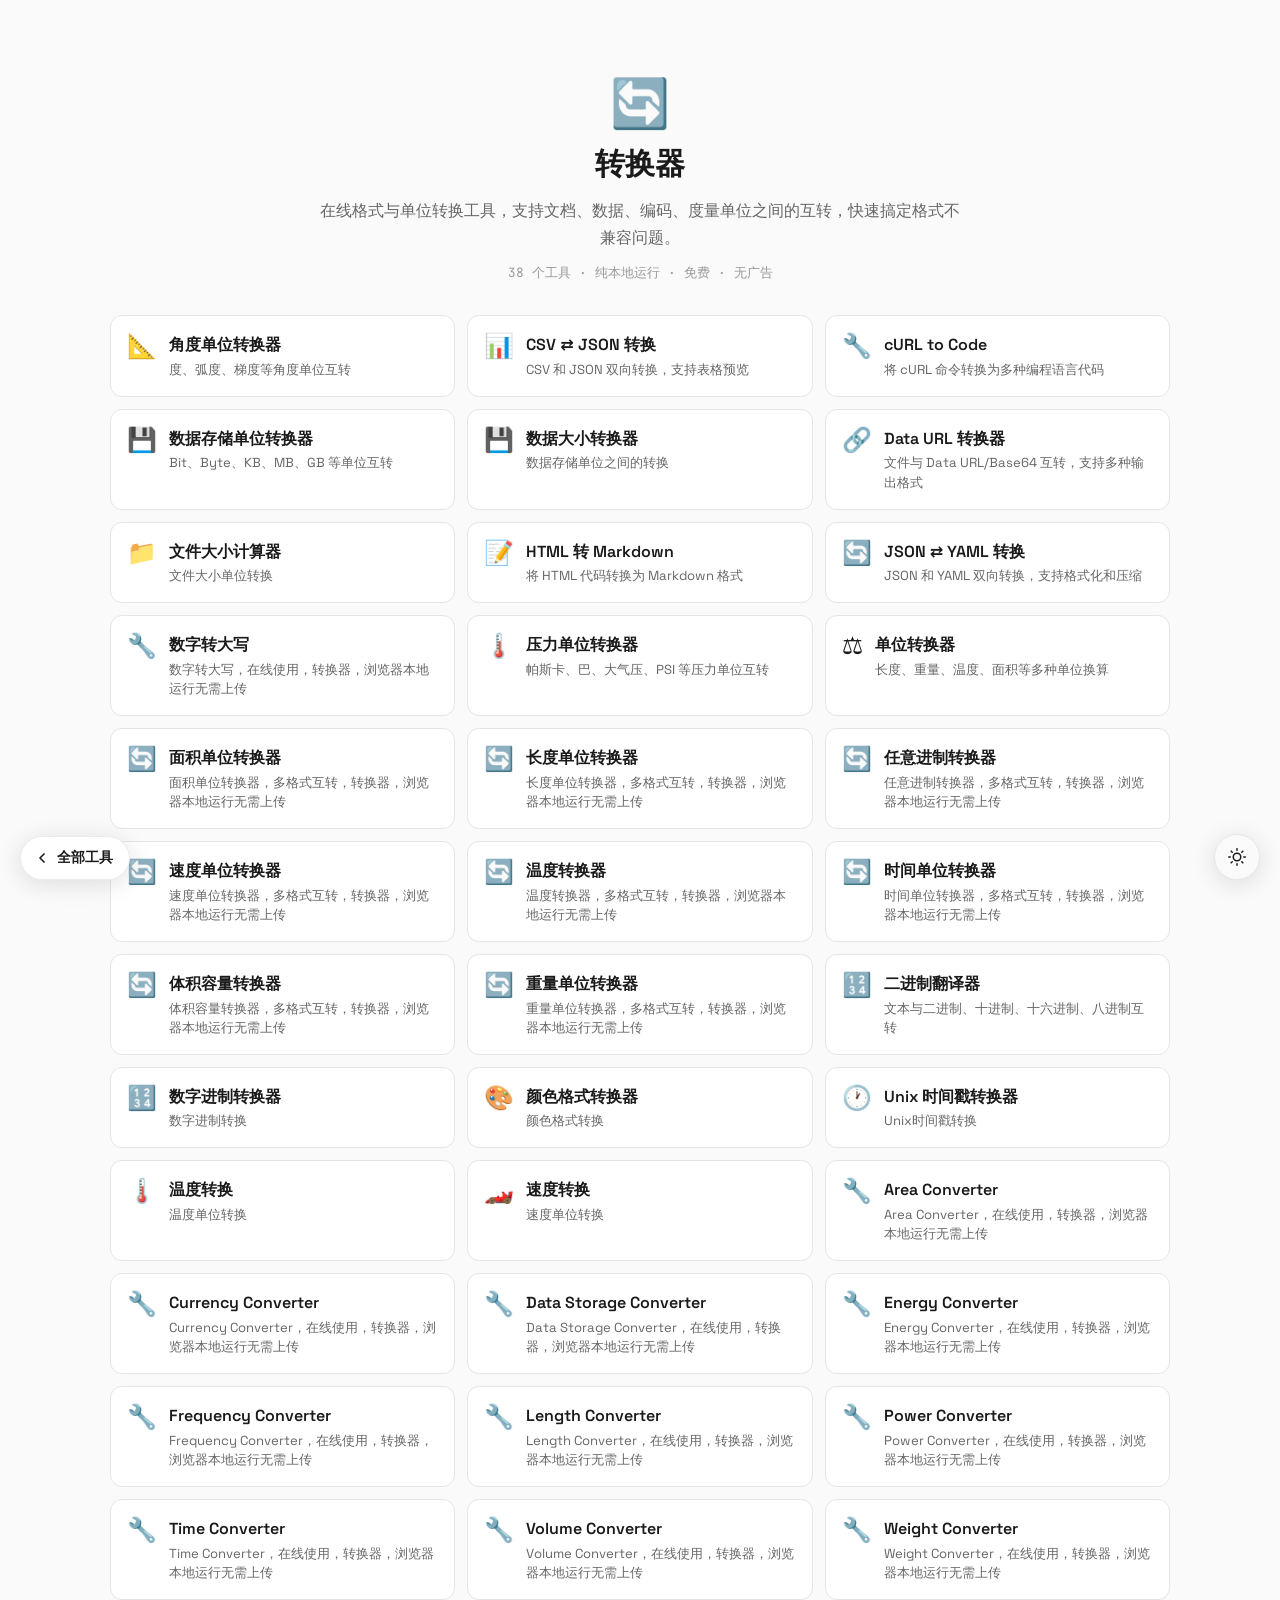
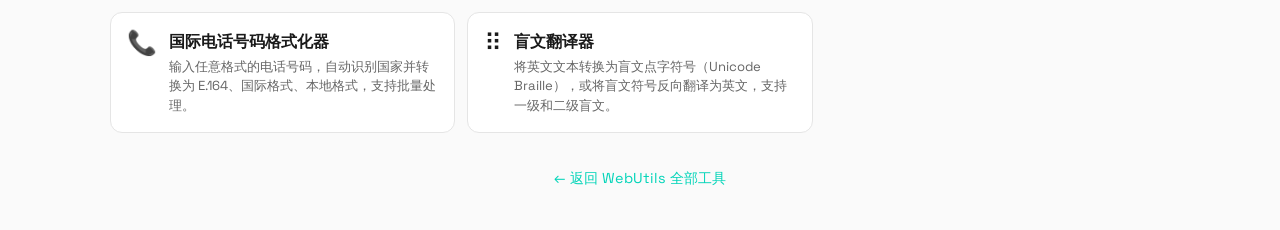
<file: html-tools/tools/converter/index.html>
<!doctype html>
<html lang="zh-CN">
  <head>
    <meta charset="utf-8" />
    <meta name="viewport" content="width=device-width, initial-scale=1.0, viewport-fit=cover" />
    <title>转换器 - 在线工具合集（38个）| WebUtils</title>
    <meta
      name="description"
      content="在线格式与单位转换工具，支持文档、数据、编码、度量单位之间的互转，快速搞定格式不兼容问题。"
    />
    <meta name="keywords" content="转换器,在线工具,免费工具,转换器大全" />
    <meta name="author" content="WebUtils" />
    <meta name="robots" content="index, follow" />
    <link rel="canonical" href="https://tools.realtime-ai.chat/tools/converter/index.html" />
    <meta property="og:title" content="转换器 - 在线工具合集（38个）| WebUtils" />
    <meta
      property="og:description"
      content="在线格式与单位转换工具，支持文档、数据、编码、度量单位之间的互转，快速搞定格式不兼容问题。"
    />
    <meta property="og:type" content="website" />
    <meta property="og:url" content="https://tools.realtime-ai.chat/tools/converter/index.html" />
    <meta property="og:site_name" content="WebUtils" />
    <meta property="og:locale" content="zh_CN" />
    <meta property="og:image" content="https://tools.realtime-ai.chat/social-preview.png" />
    <meta name="twitter:card" content="summary" />
    <meta name="twitter:title" content="转换器 - 在线工具合集（38个）| WebUtils" />
    <meta
      name="twitter:description"
      content="在线格式与单位转换工具，支持文档、数据、编码、度量单位之间的互转，快速搞定格式不兼容问题。"
    />
    <meta name="twitter:image" content="https://tools.realtime-ai.chat/social-preview.png" />
    <script type="application/ld+json">
      {
        "@context": "https://schema.org",
        "@type": "BreadcrumbList",
        "itemListElement": [
          {
            "@type": "ListItem",
            "position": 1,
            "name": "首页",
            "item": "https://tools.realtime-ai.chat/"
          },
          {
            "@type": "ListItem",
            "position": 2,
            "name": "转换器",
            "item": "https://tools.realtime-ai.chat/tools/converter/index.html"
          }
        ]
      }
    </script>
    <script type="application/ld+json">
      {
        "@context": "https://schema.org",
        "@type": "CollectionPage",
        "name": "转换器 - 在线工具合集（38个）| WebUtils",
        "description": "在线格式与单位转换工具，支持文档、数据、编码、度量单位之间的互转，快速搞定格式不兼容问题。",
        "url": "https://tools.realtime-ai.chat/tools/converter/index.html",
        "mainEntity": {
          "@type": "ItemList",
          "numberOfItems": 38,
          "itemListElement": [
            {
              "@type": "ListItem",
              "position": 1,
              "name": "角度单位转换器",
              "url": "https://tools.realtime-ai.chat/tools/converter/angle-converter.html"
            },
            {
              "@type": "ListItem",
              "position": 2,
              "name": "CSV ⇄ JSON 转换",
              "url": "https://tools.realtime-ai.chat/tools/converter/csv-json.html"
            },
            {
              "@type": "ListItem",
              "position": 3,
              "name": "cURL to Code",
              "url": "https://tools.realtime-ai.chat/tools/converter/curl-to-code.html"
            },
            {
              "@type": "ListItem",
              "position": 4,
              "name": "数据存储单位转换器",
              "url": "https://tools.realtime-ai.chat/tools/converter/data-size-converter.html"
            },
            {
              "@type": "ListItem",
              "position": 5,
              "name": "数据大小转换器",
              "url": "https://tools.realtime-ai.chat/tools/converter/data-size.html"
            },
            {
              "@type": "ListItem",
              "position": 6,
              "name": "Data URL 转换器",
              "url": "https://tools.realtime-ai.chat/tools/converter/data-url-converter.html"
            },
            {
              "@type": "ListItem",
              "position": 7,
              "name": "文件大小计算器",
              "url": "https://tools.realtime-ai.chat/tools/converter/file-size.html"
            },
            {
              "@type": "ListItem",
              "position": 8,
              "name": "HTML 转 Markdown",
              "url": "https://tools.realtime-ai.chat/tools/converter/html-to-markdown.html"
            },
            {
              "@type": "ListItem",
              "position": 9,
              "name": "JSON ⇄ YAML 转换",
              "url": "https://tools.realtime-ai.chat/tools/converter/json-yaml.html"
            },
            {
              "@type": "ListItem",
              "position": 10,
              "name": "数字转大写",
              "url": "https://tools.realtime-ai.chat/tools/converter/number-words.html"
            },
            {
              "@type": "ListItem",
              "position": 11,
              "name": "压力单位转换器",
              "url": "https://tools.realtime-ai.chat/tools/converter/pressure-converter.html"
            },
            {
              "@type": "ListItem",
              "position": 12,
              "name": "单位转换器",
              "url": "https://tools.realtime-ai.chat/tools/converter/unit-converter.html"
            },
            {
              "@type": "ListItem",
              "position": 13,
              "name": "面积单位转换器",
              "url": "https://tools.realtime-ai.chat/tools/converter/area.html"
            },
            {
              "@type": "ListItem",
              "position": 14,
              "name": "长度单位转换器",
              "url": "https://tools.realtime-ai.chat/tools/converter/length.html"
            },
            {
              "@type": "ListItem",
              "position": 15,
              "name": "任意进制转换器",
              "url": "https://tools.realtime-ai.chat/tools/converter/number-base.html"
            },
            {
              "@type": "ListItem",
              "position": 16,
              "name": "速度单位转换器",
              "url": "https://tools.realtime-ai.chat/tools/converter/speed.html"
            },
            {
              "@type": "ListItem",
              "position": 17,
              "name": "温度转换器",
              "url": "https://tools.realtime-ai.chat/tools/converter/temperature.html"
            },
            {
              "@type": "ListItem",
              "position": 18,
              "name": "时间单位转换器",
              "url": "https://tools.realtime-ai.chat/tools/converter/time.html"
            },
            {
              "@type": "ListItem",
              "position": 19,
              "name": "体积容量转换器",
              "url": "https://tools.realtime-ai.chat/tools/converter/volume.html"
            },
            {
              "@type": "ListItem",
              "position": 20,
              "name": "重量单位转换器",
              "url": "https://tools.realtime-ai.chat/tools/converter/weight.html"
            },
            {
              "@type": "ListItem",
              "position": 21,
              "name": "二进制翻译器",
              "url": "https://tools.realtime-ai.chat/tools/converter/binary-translator.html"
            },
            {
              "@type": "ListItem",
              "position": 22,
              "name": "数字进制转换器",
              "url": "https://tools.realtime-ai.chat/tools/converter/number-base-converter.html"
            },
            {
              "@type": "ListItem",
              "position": 23,
              "name": "颜色格式转换器",
              "url": "https://tools.realtime-ai.chat/tools/converter/color-converter.html"
            },
            {
              "@type": "ListItem",
              "position": 24,
              "name": "Unix 时间戳转换器",
              "url": "https://tools.realtime-ai.chat/tools/converter/unix-timestamp.html"
            },
            {
              "@type": "ListItem",
              "position": 25,
              "name": "温度转换",
              "url": "https://tools.realtime-ai.chat/tools/converter/temperature-converter.html"
            },
            {
              "@type": "ListItem",
              "position": 26,
              "name": "速度转换",
              "url": "https://tools.realtime-ai.chat/tools/converter/speed-converter.html"
            },
            {
              "@type": "ListItem",
              "position": 27,
              "name": "Area Converter",
              "url": "https://tools.realtime-ai.chat/tools/converter/area-converter.html"
            },
            {
              "@type": "ListItem",
              "position": 28,
              "name": "Currency Converter",
              "url": "https://tools.realtime-ai.chat/tools/converter/currency-converter.html"
            },
            {
              "@type": "ListItem",
              "position": 29,
              "name": "Data Storage Converter",
              "url": "https://tools.realtime-ai.chat/tools/converter/data-storage-converter.html"
            },
            {
              "@type": "ListItem",
              "position": 30,
              "name": "Energy Converter",
              "url": "https://tools.realtime-ai.chat/tools/converter/energy-converter.html"
            },
            {
              "@type": "ListItem",
              "position": 31,
              "name": "Frequency Converter",
              "url": "https://tools.realtime-ai.chat/tools/converter/frequency-converter.html"
            },
            {
              "@type": "ListItem",
              "position": 32,
              "name": "Length Converter",
              "url": "https://tools.realtime-ai.chat/tools/converter/length-converter.html"
            },
            {
              "@type": "ListItem",
              "position": 33,
              "name": "Power Converter",
              "url": "https://tools.realtime-ai.chat/tools/converter/power-converter.html"
            },
            {
              "@type": "ListItem",
              "position": 34,
              "name": "Time Converter",
              "url": "https://tools.realtime-ai.chat/tools/converter/time-converter.html"
            },
            {
              "@type": "ListItem",
              "position": 35,
              "name": "Volume Converter",
              "url": "https://tools.realtime-ai.chat/tools/converter/volume-converter.html"
            },
            {
              "@type": "ListItem",
              "position": 36,
              "name": "Weight Converter",
              "url": "https://tools.realtime-ai.chat/tools/converter/weight-converter.html"
            },
            {
              "@type": "ListItem",
              "position": 37,
              "name": "国际电话号码格式化器",
              "url": "https://tools.realtime-ai.chat/tools/converter/phone-number-formatter.html"
            },
            {
              "@type": "ListItem",
              "position": 38,
              "name": "盲文翻译器",
              "url": "https://tools.realtime-ai.chat/tools/converter/braille-translator.html"
            }
          ]
        }
      }
    </script>
    <link rel="preconnect" href="https://fonts.googleapis.com" />
    <link rel="preconnect" href="https://fonts.gstatic.com" crossorigin />
    <link
      href="https://fonts.googleapis.com/css2?family=Space+Grotesk:wght@400;500;600;700&family=JetBrains+Mono:wght@400;500&display=swap"
      rel="stylesheet"
    />
    <link rel="stylesheet" href="../../assets/css/tool-base.css" />
    <style>
      * {
        box-sizing: border-box;
      }
      body {
        margin: 0;
        background: var(--bg-deep);
        color: var(--text-primary);
        font-family: var(--font-sans);
        -webkit-font-smoothing: antialiased;
      }
      .cat-main {
        max-width: 1100px;
        margin: 0 auto;
        padding: calc(var(--nav-height) + var(--space-6)) var(--space-5) var(--space-10);
      }
      .cat-hero {
        text-align: center;
        margin-bottom: var(--space-8);
      }
      .cat-hero-icon {
        font-size: 3rem;
        line-height: 1;
      }
      .cat-hero h1 {
        font-size: 1.9rem;
        margin: var(--space-3) 0 var(--space-2);
      }
      .cat-intro {
        max-width: 640px;
        margin: 0 auto var(--space-3);
        color: var(--text-secondary);
        line-height: 1.7;
      }
      .cat-meta {
        margin: 0;
        font-family: var(--font-mono);
        font-size: 0.8rem;
        color: var(--text-muted);
      }
      .cat-grid {
        display: grid;
        grid-template-columns: repeat(auto-fill, minmax(260px, 1fr));
        gap: var(--space-3);
      }
      .cat-card {
        display: flex;
        gap: var(--space-3);
        padding: var(--space-4);
        border: 1px solid var(--border-subtle);
        border-radius: var(--radius-lg);
        background: var(--bg-card);
        color: inherit;
        text-decoration: none;
        transition:
          border-color var(--transition),
          transform var(--transition);
      }
      .cat-card:hover {
        border-color: var(--accent-cyan);
        transform: translateY(-2px);
      }
      .cat-card-icon {
        flex-shrink: 0;
        font-size: 1.5rem;
        line-height: 1.2;
      }
      .cat-card-body {
        display: flex;
        flex-direction: column;
        gap: 2px;
        min-width: 0;
      }
      .cat-card-name {
        font-weight: 600;
      }
      .cat-card-desc {
        font-size: 0.82rem;
        line-height: 1.5;
        color: var(--text-secondary);
      }
      .cat-faq {
        margin-top: var(--space-10);
      }
      .cat-faq h2 {
        font-size: 1.1rem;
        margin-bottom: var(--space-3);
      }
      .cat-footer {
        margin-top: var(--space-8);
        text-align: center;
      }
      .cat-footer a {
        font-size: 0.9rem;
        color: var(--accent-cyan);
        text-decoration: none;
      }
      .cat-footer a:hover {
        text-decoration: underline;
      }
    </style>
    <!-- PWA -->
    <link rel="manifest" href="../../manifest.json" />
    <link rel="icon" type="image/svg+xml" href="../../favicon.svg" />
    <link rel="icon" type="image/png" sizes="32x32" href="../../favicon-32x32.png" />
    <link rel="icon" type="image/png" sizes="16x16" href="../../favicon-16x16.png" />
    <link rel="apple-touch-icon" href="../../apple-touch-icon.png" />
    <meta name="theme-color" content="#ffffff" media="(prefers-color-scheme: light)" />
    <meta name="theme-color" content="#1a1a1a" media="(prefers-color-scheme: dark)" />
    <script src="../../assets/js/tool-chrome.js"></script>
  </head>
  <body>
    <main class="cat-main">
      <header class="cat-hero">
        <div class="cat-hero-icon">🔄</div>
        <h1>转换器</h1>
        <p class="cat-intro">
          在线格式与单位转换工具，支持文档、数据、编码、度量单位之间的互转，快速搞定格式不兼容问题。
        </p>
        <p class="cat-meta">38 个工具 · 纯本地运行 · 免费 · 无广告</p>
      </header>
      <section class="cat-grid">
        <a class="cat-card" href="angle-converter.html">
          <span class="cat-card-icon">📐</span>
          <span class="cat-card-body">
            <span class="cat-card-name">角度单位转换器</span>
            <span class="cat-card-desc">度、弧度、梯度等角度单位互转</span>
          </span>
        </a>
        <a class="cat-card" href="csv-json.html">
          <span class="cat-card-icon">📊</span>
          <span class="cat-card-body">
            <span class="cat-card-name">CSV ⇄ JSON 转换</span>
            <span class="cat-card-desc">CSV 和 JSON 双向转换，支持表格预览</span>
          </span>
        </a>
        <a class="cat-card" href="curl-to-code.html">
          <span class="cat-card-icon">🔧</span>
          <span class="cat-card-body">
            <span class="cat-card-name">cURL to Code</span>
            <span class="cat-card-desc">将 cURL 命令转换为多种编程语言代码</span>
          </span>
        </a>
        <a class="cat-card" href="data-size-converter.html">
          <span class="cat-card-icon">💾</span>
          <span class="cat-card-body">
            <span class="cat-card-name">数据存储单位转换器</span>
            <span class="cat-card-desc">Bit、Byte、KB、MB、GB 等单位互转</span>
          </span>
        </a>
        <a class="cat-card" href="data-size.html">
          <span class="cat-card-icon">💾</span>
          <span class="cat-card-body">
            <span class="cat-card-name">数据大小转换器</span>
            <span class="cat-card-desc">数据存储单位之间的转换</span>
          </span>
        </a>
        <a class="cat-card" href="data-url-converter.html">
          <span class="cat-card-icon">🔗</span>
          <span class="cat-card-body">
            <span class="cat-card-name">Data URL 转换器</span>
            <span class="cat-card-desc">文件与 Data URL/Base64 互转，支持多种输出格式</span>
          </span>
        </a>
        <a class="cat-card" href="file-size.html">
          <span class="cat-card-icon">📁</span>
          <span class="cat-card-body">
            <span class="cat-card-name">文件大小计算器</span>
            <span class="cat-card-desc">文件大小单位转换</span>
          </span>
        </a>
        <a class="cat-card" href="html-to-markdown.html">
          <span class="cat-card-icon">📝</span>
          <span class="cat-card-body">
            <span class="cat-card-name">HTML 转 Markdown</span>
            <span class="cat-card-desc">将 HTML 代码转换为 Markdown 格式</span>
          </span>
        </a>
        <a class="cat-card" href="json-yaml.html">
          <span class="cat-card-icon">🔄</span>
          <span class="cat-card-body">
            <span class="cat-card-name">JSON ⇄ YAML 转换</span>
            <span class="cat-card-desc">JSON 和 YAML 双向转换，支持格式化和压缩</span>
          </span>
        </a>
        <a class="cat-card" href="number-words.html">
          <span class="cat-card-icon">🔧</span>
          <span class="cat-card-body">
            <span class="cat-card-name">数字转大写</span>
            <span class="cat-card-desc">数字转大写，在线使用，转换器，浏览器本地运行无需上传</span>
          </span>
        </a>
        <a class="cat-card" href="pressure-converter.html">
          <span class="cat-card-icon">🌡️</span>
          <span class="cat-card-body">
            <span class="cat-card-name">压力单位转换器</span>
            <span class="cat-card-desc">帕斯卡、巴、大气压、PSI 等压力单位互转</span>
          </span>
        </a>
        <a class="cat-card" href="unit-converter.html">
          <span class="cat-card-icon">⚖️</span>
          <span class="cat-card-body">
            <span class="cat-card-name">单位转换器</span>
            <span class="cat-card-desc">长度、重量、温度、面积等多种单位换算</span>
          </span>
        </a>
        <a class="cat-card" href="area.html">
          <span class="cat-card-icon">🔄</span>
          <span class="cat-card-body">
            <span class="cat-card-name">面积单位转换器</span>
            <span class="cat-card-desc">
              面积单位转换器，多格式互转，转换器，浏览器本地运行无需上传
            </span>
          </span>
        </a>
        <a class="cat-card" href="length.html">
          <span class="cat-card-icon">🔄</span>
          <span class="cat-card-body">
            <span class="cat-card-name">长度单位转换器</span>
            <span class="cat-card-desc">
              长度单位转换器，多格式互转，转换器，浏览器本地运行无需上传
            </span>
          </span>
        </a>
        <a class="cat-card" href="number-base.html">
          <span class="cat-card-icon">🔄</span>
          <span class="cat-card-body">
            <span class="cat-card-name">任意进制转换器</span>
            <span class="cat-card-desc">
              任意进制转换器，多格式互转，转换器，浏览器本地运行无需上传
            </span>
          </span>
        </a>
        <a class="cat-card" href="speed.html">
          <span class="cat-card-icon">🔄</span>
          <span class="cat-card-body">
            <span class="cat-card-name">速度单位转换器</span>
            <span class="cat-card-desc">
              速度单位转换器，多格式互转，转换器，浏览器本地运行无需上传
            </span>
          </span>
        </a>
        <a class="cat-card" href="temperature.html">
          <span class="cat-card-icon">🔄</span>
          <span class="cat-card-body">
            <span class="cat-card-name">温度转换器</span>
            <span class="cat-card-desc">
              温度转换器，多格式互转，转换器，浏览器本地运行无需上传
            </span>
          </span>
        </a>
        <a class="cat-card" href="time.html">
          <span class="cat-card-icon">🔄</span>
          <span class="cat-card-body">
            <span class="cat-card-name">时间单位转换器</span>
            <span class="cat-card-desc">
              时间单位转换器，多格式互转，转换器，浏览器本地运行无需上传
            </span>
          </span>
        </a>
        <a class="cat-card" href="volume.html">
          <span class="cat-card-icon">🔄</span>
          <span class="cat-card-body">
            <span class="cat-card-name">体积容量转换器</span>
            <span class="cat-card-desc">
              体积容量转换器，多格式互转，转换器，浏览器本地运行无需上传
            </span>
          </span>
        </a>
        <a class="cat-card" href="weight.html">
          <span class="cat-card-icon">🔄</span>
          <span class="cat-card-body">
            <span class="cat-card-name">重量单位转换器</span>
            <span class="cat-card-desc">
              重量单位转换器，多格式互转，转换器，浏览器本地运行无需上传
            </span>
          </span>
        </a>
        <a class="cat-card" href="binary-translator.html">
          <span class="cat-card-icon">🔢</span>
          <span class="cat-card-body">
            <span class="cat-card-name">二进制翻译器</span>
            <span class="cat-card-desc">文本与二进制、十进制、十六进制、八进制互转</span>
          </span>
        </a>
        <a class="cat-card" href="number-base-converter.html">
          <span class="cat-card-icon">🔢</span>
          <span class="cat-card-body">
            <span class="cat-card-name">数字进制转换器</span>
            <span class="cat-card-desc">数字进制转换</span>
          </span>
        </a>
        <a class="cat-card" href="color-converter.html">
          <span class="cat-card-icon">🎨</span>
          <span class="cat-card-body">
            <span class="cat-card-name">颜色格式转换器</span>
            <span class="cat-card-desc">颜色格式转换</span>
          </span>
        </a>
        <a class="cat-card" href="unix-timestamp.html">
          <span class="cat-card-icon">🕐</span>
          <span class="cat-card-body">
            <span class="cat-card-name">Unix 时间戳转换器</span>
            <span class="cat-card-desc">Unix时间戳转换</span>
          </span>
        </a>
        <a class="cat-card" href="temperature-converter.html">
          <span class="cat-card-icon">🌡️</span>
          <span class="cat-card-body">
            <span class="cat-card-name">温度转换</span>
            <span class="cat-card-desc">温度单位转换</span>
          </span>
        </a>
        <a class="cat-card" href="speed-converter.html">
          <span class="cat-card-icon">🏎️</span>
          <span class="cat-card-body">
            <span class="cat-card-name">速度转换</span>
            <span class="cat-card-desc">速度单位转换</span>
          </span>
        </a>
        <a class="cat-card" href="area-converter.html">
          <span class="cat-card-icon">🔧</span>
          <span class="cat-card-body">
            <span class="cat-card-name">Area Converter</span>
            <span class="cat-card-desc">
              Area Converter，在线使用，转换器，浏览器本地运行无需上传
            </span>
          </span>
        </a>
        <a class="cat-card" href="currency-converter.html">
          <span class="cat-card-icon">🔧</span>
          <span class="cat-card-body">
            <span class="cat-card-name">Currency Converter</span>
            <span class="cat-card-desc">
              Currency Converter，在线使用，转换器，浏览器本地运行无需上传
            </span>
          </span>
        </a>
        <a class="cat-card" href="data-storage-converter.html">
          <span class="cat-card-icon">🔧</span>
          <span class="cat-card-body">
            <span class="cat-card-name">Data Storage Converter</span>
            <span class="cat-card-desc">
              Data Storage Converter，在线使用，转换器，浏览器本地运行无需上传
            </span>
          </span>
        </a>
        <a class="cat-card" href="energy-converter.html">
          <span class="cat-card-icon">🔧</span>
          <span class="cat-card-body">
            <span class="cat-card-name">Energy Converter</span>
            <span class="cat-card-desc">
              Energy Converter，在线使用，转换器，浏览器本地运行无需上传
            </span>
          </span>
        </a>
        <a class="cat-card" href="frequency-converter.html">
          <span class="cat-card-icon">🔧</span>
          <span class="cat-card-body">
            <span class="cat-card-name">Frequency Converter</span>
            <span class="cat-card-desc">
              Frequency Converter，在线使用，转换器，浏览器本地运行无需上传
            </span>
          </span>
        </a>
        <a class="cat-card" href="length-converter.html">
          <span class="cat-card-icon">🔧</span>
          <span class="cat-card-body">
            <span class="cat-card-name">Length Converter</span>
            <span class="cat-card-desc">
              Length Converter，在线使用，转换器，浏览器本地运行无需上传
            </span>
          </span>
        </a>
        <a class="cat-card" href="power-converter.html">
          <span class="cat-card-icon">🔧</span>
          <span class="cat-card-body">
            <span class="cat-card-name">Power Converter</span>
            <span class="cat-card-desc">
              Power Converter，在线使用，转换器，浏览器本地运行无需上传
            </span>
          </span>
        </a>
        <a class="cat-card" href="time-converter.html">
          <span class="cat-card-icon">🔧</span>
          <span class="cat-card-body">
            <span class="cat-card-name">Time Converter</span>
            <span class="cat-card-desc">
              Time Converter，在线使用，转换器，浏览器本地运行无需上传
            </span>
          </span>
        </a>
        <a class="cat-card" href="volume-converter.html">
          <span class="cat-card-icon">🔧</span>
          <span class="cat-card-body">
            <span class="cat-card-name">Volume Converter</span>
            <span class="cat-card-desc">
              Volume Converter，在线使用，转换器，浏览器本地运行无需上传
            </span>
          </span>
        </a>
        <a class="cat-card" href="weight-converter.html">
          <span class="cat-card-icon">🔧</span>
          <span class="cat-card-body">
            <span class="cat-card-name">Weight Converter</span>
            <span class="cat-card-desc">
              Weight Converter，在线使用，转换器，浏览器本地运行无需上传
            </span>
          </span>
        </a>
        <a class="cat-card" href="phone-number-formatter.html">
          <span class="cat-card-icon">📞</span>
          <span class="cat-card-body">
            <span class="cat-card-name">国际电话号码格式化器</span>
            <span class="cat-card-desc">
              输入任意格式的电话号码，自动识别国家并转换为 E.164、国际格式、本地格式，支持批量处理。
            </span>
          </span>
        </a>
        <a class="cat-card" href="braille-translator.html">
          <span class="cat-card-icon">⠿</span>
          <span class="cat-card-body">
            <span class="cat-card-name">盲文翻译器</span>
            <span class="cat-card-desc">
              将英文文本转换为盲文点字符号（Unicode
              Braille），或将盲文符号反向翻译为英文，支持一级和二级盲文。
            </span>
          </span>
        </a>
      </section>
      <footer class="cat-footer">
        <a href="../../index.html">← 返回 WebUtils 全部工具</a>
      </footer>
    </main>
  </body>
</html>
</file>
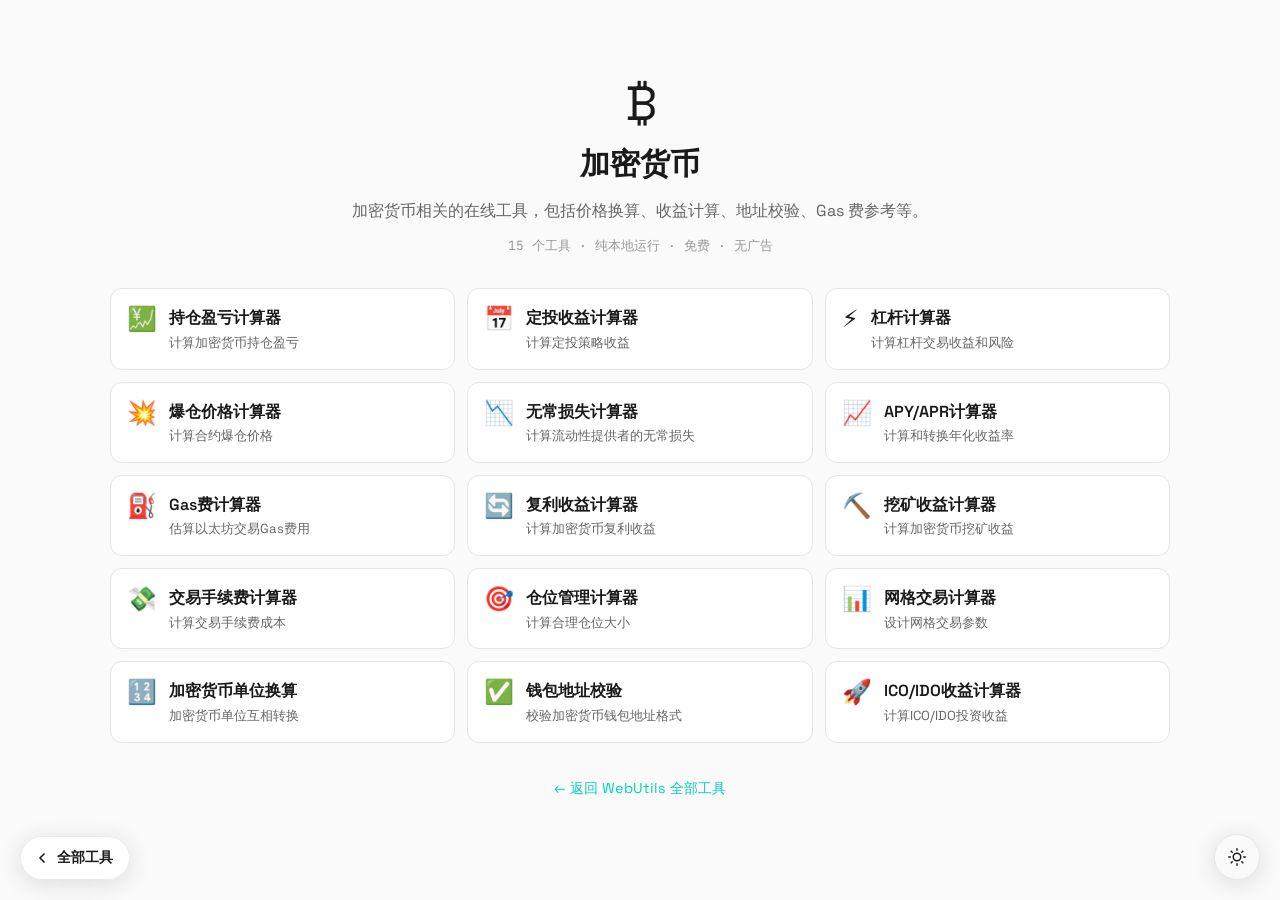
<file: html-tools/tools/crypto/index.html>
<!doctype html>
<html lang="zh-CN">
  <head>
    <meta charset="utf-8" />
    <meta name="viewport" content="width=device-width, initial-scale=1.0, viewport-fit=cover" />
    <title>加密货币 - 在线工具合集（15个）| WebUtils</title>
    <meta
      name="description"
      content="加密货币相关的在线工具，包括价格换算、收益计算、地址校验、Gas 费参考等。"
    />
    <meta name="keywords" content="加密货币,在线工具,免费工具,加密货币大全" />
    <meta name="author" content="WebUtils" />
    <meta name="robots" content="index, follow" />
    <link rel="canonical" href="https://tools.realtime-ai.chat/tools/crypto/index.html" />
    <meta property="og:title" content="加密货币 - 在线工具合集（15个）| WebUtils" />
    <meta
      property="og:description"
      content="加密货币相关的在线工具，包括价格换算、收益计算、地址校验、Gas 费参考等。"
    />
    <meta property="og:type" content="website" />
    <meta property="og:url" content="https://tools.realtime-ai.chat/tools/crypto/index.html" />
    <meta property="og:site_name" content="WebUtils" />
    <meta property="og:locale" content="zh_CN" />
    <meta property="og:image" content="https://tools.realtime-ai.chat/social-preview.png" />
    <meta name="twitter:card" content="summary" />
    <meta name="twitter:title" content="加密货币 - 在线工具合集（15个）| WebUtils" />
    <meta
      name="twitter:description"
      content="加密货币相关的在线工具，包括价格换算、收益计算、地址校验、Gas 费参考等。"
    />
    <meta name="twitter:image" content="https://tools.realtime-ai.chat/social-preview.png" />
    <script type="application/ld+json">
      {
        "@context": "https://schema.org",
        "@type": "BreadcrumbList",
        "itemListElement": [
          {
            "@type": "ListItem",
            "position": 1,
            "name": "首页",
            "item": "https://tools.realtime-ai.chat/"
          },
          {
            "@type": "ListItem",
            "position": 2,
            "name": "加密货币",
            "item": "https://tools.realtime-ai.chat/tools/crypto/index.html"
          }
        ]
      }
    </script>
    <script type="application/ld+json">
      {
        "@context": "https://schema.org",
        "@type": "CollectionPage",
        "name": "加密货币 - 在线工具合集（15个）| WebUtils",
        "description": "加密货币相关的在线工具，包括价格换算、收益计算、地址校验、Gas 费参考等。",
        "url": "https://tools.realtime-ai.chat/tools/crypto/index.html",
        "mainEntity": {
          "@type": "ItemList",
          "numberOfItems": 15,
          "itemListElement": [
            {
              "@type": "ListItem",
              "position": 1,
              "name": "持仓盈亏计算器",
              "url": "https://tools.realtime-ai.chat/tools/crypto/profit-loss.html"
            },
            {
              "@type": "ListItem",
              "position": 2,
              "name": "定投收益计算器",
              "url": "https://tools.realtime-ai.chat/tools/crypto/dca.html"
            },
            {
              "@type": "ListItem",
              "position": 3,
              "name": "杠杆计算器",
              "url": "https://tools.realtime-ai.chat/tools/crypto/leverage.html"
            },
            {
              "@type": "ListItem",
              "position": 4,
              "name": "爆仓价格计算器",
              "url": "https://tools.realtime-ai.chat/tools/crypto/liquidation.html"
            },
            {
              "@type": "ListItem",
              "position": 5,
              "name": "无常损失计算器",
              "url": "https://tools.realtime-ai.chat/tools/crypto/impermanent-loss.html"
            },
            {
              "@type": "ListItem",
              "position": 6,
              "name": "APY/APR计算器",
              "url": "https://tools.realtime-ai.chat/tools/crypto/apy-apr.html"
            },
            {
              "@type": "ListItem",
              "position": 7,
              "name": "Gas费计算器",
              "url": "https://tools.realtime-ai.chat/tools/crypto/gas-fee.html"
            },
            {
              "@type": "ListItem",
              "position": 8,
              "name": "复利收益计算器",
              "url": "https://tools.realtime-ai.chat/tools/crypto/compound.html"
            },
            {
              "@type": "ListItem",
              "position": 9,
              "name": "挖矿收益计算器",
              "url": "https://tools.realtime-ai.chat/tools/crypto/mining.html"
            },
            {
              "@type": "ListItem",
              "position": 10,
              "name": "交易手续费计算器",
              "url": "https://tools.realtime-ai.chat/tools/crypto/trading-fee.html"
            },
            {
              "@type": "ListItem",
              "position": 11,
              "name": "仓位管理计算器",
              "url": "https://tools.realtime-ai.chat/tools/crypto/position-size.html"
            },
            {
              "@type": "ListItem",
              "position": 12,
              "name": "网格交易计算器",
              "url": "https://tools.realtime-ai.chat/tools/crypto/grid-trading.html"
            },
            {
              "@type": "ListItem",
              "position": 13,
              "name": "加密货币单位换算",
              "url": "https://tools.realtime-ai.chat/tools/crypto/unit-converter.html"
            },
            {
              "@type": "ListItem",
              "position": 14,
              "name": "钱包地址校验",
              "url": "https://tools.realtime-ai.chat/tools/crypto/address-validator.html"
            },
            {
              "@type": "ListItem",
              "position": 15,
              "name": "ICO/IDO收益计算器",
              "url": "https://tools.realtime-ai.chat/tools/crypto/ico-calculator.html"
            }
          ]
        }
      }
    </script>
    <link rel="preconnect" href="https://fonts.googleapis.com" />
    <link rel="preconnect" href="https://fonts.gstatic.com" crossorigin />
    <link
      href="https://fonts.googleapis.com/css2?family=Space+Grotesk:wght@400;500;600;700&family=JetBrains+Mono:wght@400;500&display=swap"
      rel="stylesheet"
    />
    <link rel="stylesheet" href="../../assets/css/tool-base.css" />
    <style>
      * {
        box-sizing: border-box;
      }
      body {
        margin: 0;
        background: var(--bg-deep);
        color: var(--text-primary);
        font-family: var(--font-sans);
        -webkit-font-smoothing: antialiased;
      }
      .cat-main {
        max-width: 1100px;
        margin: 0 auto;
        padding: calc(var(--nav-height) + var(--space-6)) var(--space-5) var(--space-10);
      }
      .cat-hero {
        text-align: center;
        margin-bottom: var(--space-8);
      }
      .cat-hero-icon {
        font-size: 3rem;
        line-height: 1;
      }
      .cat-hero h1 {
        font-size: 1.9rem;
        margin: var(--space-3) 0 var(--space-2);
      }
      .cat-intro {
        max-width: 640px;
        margin: 0 auto var(--space-3);
        color: var(--text-secondary);
        line-height: 1.7;
      }
      .cat-meta {
        margin: 0;
        font-family: var(--font-mono);
        font-size: 0.8rem;
        color: var(--text-muted);
      }
      .cat-grid {
        display: grid;
        grid-template-columns: repeat(auto-fill, minmax(260px, 1fr));
        gap: var(--space-3);
      }
      .cat-card {
        display: flex;
        gap: var(--space-3);
        padding: var(--space-4);
        border: 1px solid var(--border-subtle);
        border-radius: var(--radius-lg);
        background: var(--bg-card);
        color: inherit;
        text-decoration: none;
        transition:
          border-color var(--transition),
          transform var(--transition);
      }
      .cat-card:hover {
        border-color: var(--accent-cyan);
        transform: translateY(-2px);
      }
      .cat-card-icon {
        flex-shrink: 0;
        font-size: 1.5rem;
        line-height: 1.2;
      }
      .cat-card-body {
        display: flex;
        flex-direction: column;
        gap: 2px;
        min-width: 0;
      }
      .cat-card-name {
        font-weight: 600;
      }
      .cat-card-desc {
        font-size: 0.82rem;
        line-height: 1.5;
        color: var(--text-secondary);
      }
      .cat-faq {
        margin-top: var(--space-10);
      }
      .cat-faq h2 {
        font-size: 1.1rem;
        margin-bottom: var(--space-3);
      }
      .cat-footer {
        margin-top: var(--space-8);
        text-align: center;
      }
      .cat-footer a {
        font-size: 0.9rem;
        color: var(--accent-cyan);
        text-decoration: none;
      }
      .cat-footer a:hover {
        text-decoration: underline;
      }
    </style>
    <!-- PWA -->
    <link rel="manifest" href="../../manifest.json" />
    <link rel="icon" type="image/svg+xml" href="../../favicon.svg" />
    <link rel="icon" type="image/png" sizes="32x32" href="../../favicon-32x32.png" />
    <link rel="icon" type="image/png" sizes="16x16" href="../../favicon-16x16.png" />
    <link rel="apple-touch-icon" href="../../apple-touch-icon.png" />
    <meta name="theme-color" content="#ffffff" media="(prefers-color-scheme: light)" />
    <meta name="theme-color" content="#1a1a1a" media="(prefers-color-scheme: dark)" />
    <script src="../../assets/js/tool-chrome.js"></script>
  </head>
  <body>
    <main class="cat-main">
      <header class="cat-hero">
        <div class="cat-hero-icon">₿</div>
        <h1>加密货币</h1>
        <p class="cat-intro">
          加密货币相关的在线工具，包括价格换算、收益计算、地址校验、Gas 费参考等。
        </p>
        <p class="cat-meta">15 个工具 · 纯本地运行 · 免费 · 无广告</p>
      </header>
      <section class="cat-grid">
        <a class="cat-card" href="profit-loss.html">
          <span class="cat-card-icon">💹</span>
          <span class="cat-card-body">
            <span class="cat-card-name">持仓盈亏计算器</span>
            <span class="cat-card-desc">计算加密货币持仓盈亏</span>
          </span>
        </a>
        <a class="cat-card" href="dca.html">
          <span class="cat-card-icon">📅</span>
          <span class="cat-card-body">
            <span class="cat-card-name">定投收益计算器</span>
            <span class="cat-card-desc">计算定投策略收益</span>
          </span>
        </a>
        <a class="cat-card" href="leverage.html">
          <span class="cat-card-icon">⚡</span>
          <span class="cat-card-body">
            <span class="cat-card-name">杠杆计算器</span>
            <span class="cat-card-desc">计算杠杆交易收益和风险</span>
          </span>
        </a>
        <a class="cat-card" href="liquidation.html">
          <span class="cat-card-icon">💥</span>
          <span class="cat-card-body">
            <span class="cat-card-name">爆仓价格计算器</span>
            <span class="cat-card-desc">计算合约爆仓价格</span>
          </span>
        </a>
        <a class="cat-card" href="impermanent-loss.html">
          <span class="cat-card-icon">📉</span>
          <span class="cat-card-body">
            <span class="cat-card-name">无常损失计算器</span>
            <span class="cat-card-desc">计算流动性提供者的无常损失</span>
          </span>
        </a>
        <a class="cat-card" href="apy-apr.html">
          <span class="cat-card-icon">📈</span>
          <span class="cat-card-body">
            <span class="cat-card-name">APY/APR计算器</span>
            <span class="cat-card-desc">计算和转换年化收益率</span>
          </span>
        </a>
        <a class="cat-card" href="gas-fee.html">
          <span class="cat-card-icon">⛽</span>
          <span class="cat-card-body">
            <span class="cat-card-name">Gas费计算器</span>
            <span class="cat-card-desc">估算以太坊交易Gas费用</span>
          </span>
        </a>
        <a class="cat-card" href="compound.html">
          <span class="cat-card-icon">🔄</span>
          <span class="cat-card-body">
            <span class="cat-card-name">复利收益计算器</span>
            <span class="cat-card-desc">计算加密货币复利收益</span>
          </span>
        </a>
        <a class="cat-card" href="mining.html">
          <span class="cat-card-icon">⛏️</span>
          <span class="cat-card-body">
            <span class="cat-card-name">挖矿收益计算器</span>
            <span class="cat-card-desc">计算加密货币挖矿收益</span>
          </span>
        </a>
        <a class="cat-card" href="trading-fee.html">
          <span class="cat-card-icon">💸</span>
          <span class="cat-card-body">
            <span class="cat-card-name">交易手续费计算器</span>
            <span class="cat-card-desc">计算交易手续费成本</span>
          </span>
        </a>
        <a class="cat-card" href="position-size.html">
          <span class="cat-card-icon">🎯</span>
          <span class="cat-card-body">
            <span class="cat-card-name">仓位管理计算器</span>
            <span class="cat-card-desc">计算合理仓位大小</span>
          </span>
        </a>
        <a class="cat-card" href="grid-trading.html">
          <span class="cat-card-icon">📊</span>
          <span class="cat-card-body">
            <span class="cat-card-name">网格交易计算器</span>
            <span class="cat-card-desc">设计网格交易参数</span>
          </span>
        </a>
        <a class="cat-card" href="unit-converter.html">
          <span class="cat-card-icon">🔢</span>
          <span class="cat-card-body">
            <span class="cat-card-name">加密货币单位换算</span>
            <span class="cat-card-desc">加密货币单位互相转换</span>
          </span>
        </a>
        <a class="cat-card" href="address-validator.html">
          <span class="cat-card-icon">✅</span>
          <span class="cat-card-body">
            <span class="cat-card-name">钱包地址校验</span>
            <span class="cat-card-desc">校验加密货币钱包地址格式</span>
          </span>
        </a>
        <a class="cat-card" href="ico-calculator.html">
          <span class="cat-card-icon">🚀</span>
          <span class="cat-card-body">
            <span class="cat-card-name">ICO/IDO收益计算器</span>
            <span class="cat-card-desc">计算ICO/IDO投资收益</span>
          </span>
        </a>
      </section>
      <footer class="cat-footer">
        <a href="../../index.html">← 返回 WebUtils 全部工具</a>
      </footer>
    </main>
  </body>
</html>
</file>
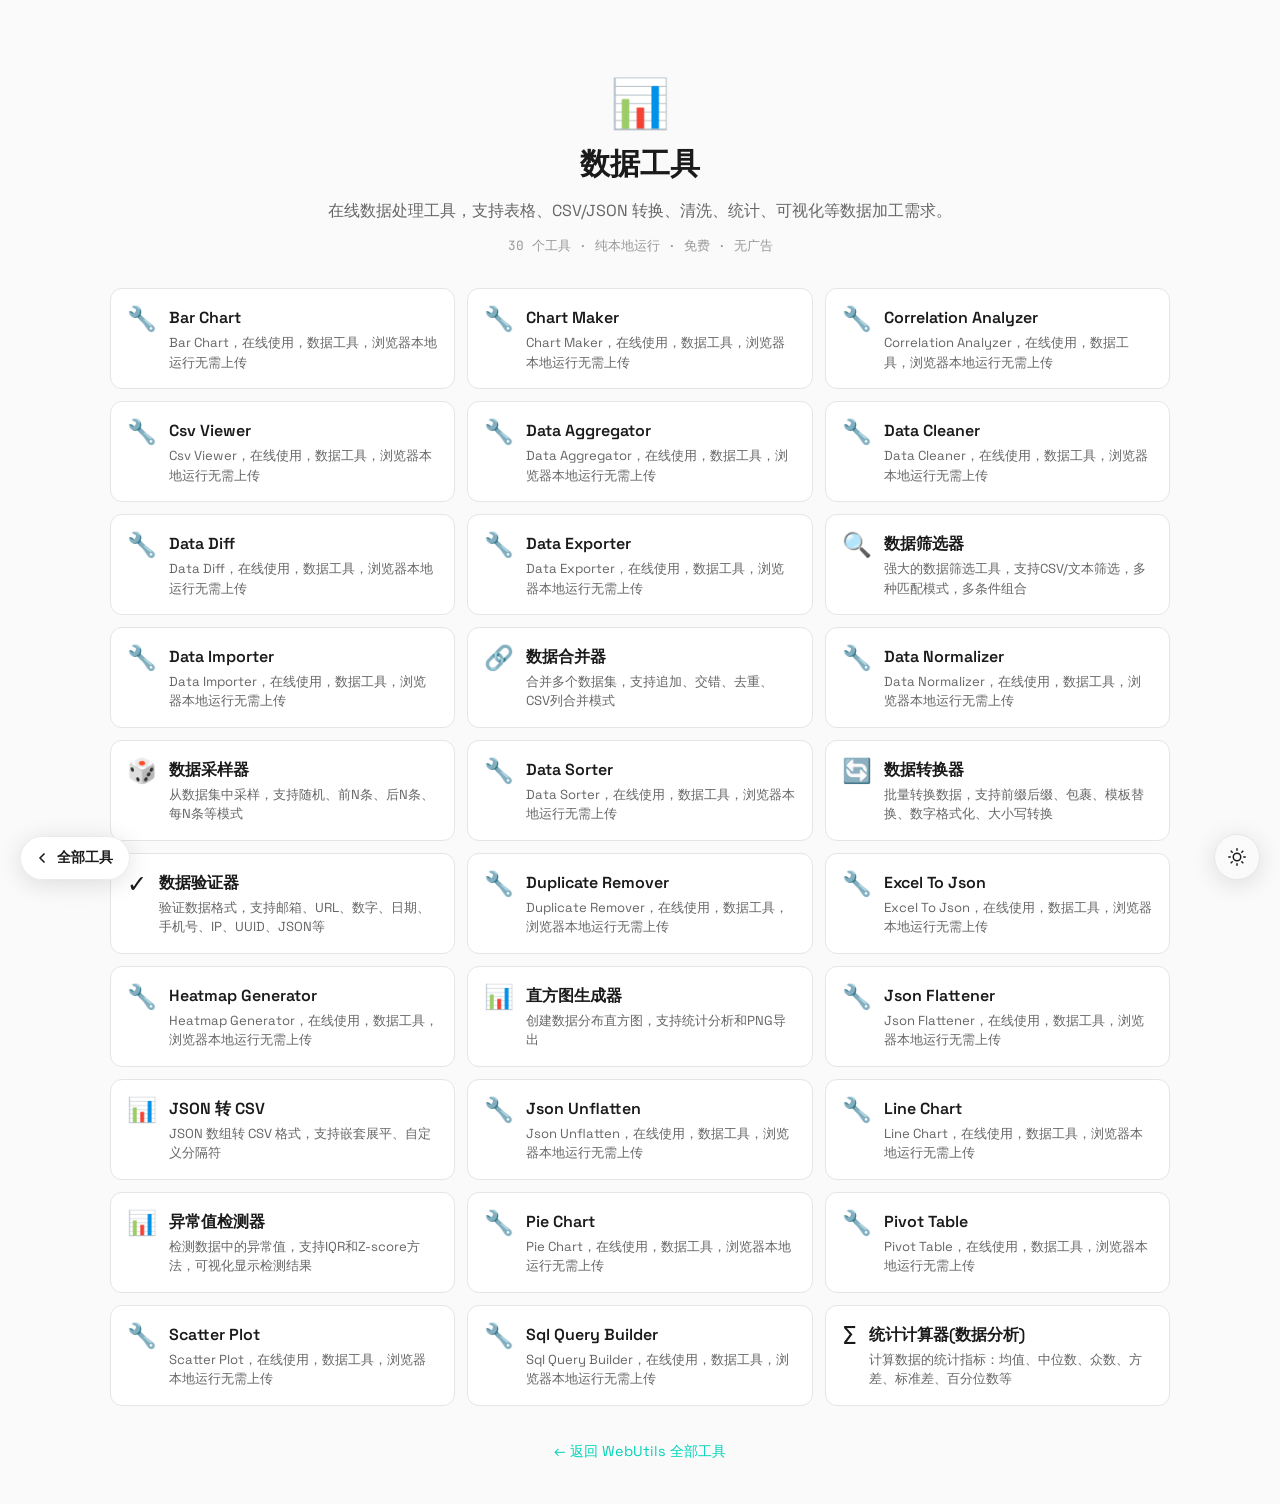
<file: html-tools/tools/data/index.html>
<!doctype html>
<html lang="zh-CN">
  <head>
    <meta charset="utf-8" />
    <meta name="viewport" content="width=device-width, initial-scale=1.0, viewport-fit=cover" />
    <title>数据工具 - 在线工具合集（30个）| WebUtils</title>
    <meta
      name="description"
      content="在线数据处理工具，支持表格、CSV/JSON 转换、清洗、统计、可视化等数据加工需求。"
    />
    <meta name="keywords" content="数据工具,在线工具,免费工具,数据工具大全" />
    <meta name="author" content="WebUtils" />
    <meta name="robots" content="index, follow" />
    <link rel="canonical" href="https://tools.realtime-ai.chat/tools/data/index.html" />
    <meta property="og:title" content="数据工具 - 在线工具合集（30个）| WebUtils" />
    <meta
      property="og:description"
      content="在线数据处理工具，支持表格、CSV/JSON 转换、清洗、统计、可视化等数据加工需求。"
    />
    <meta property="og:type" content="website" />
    <meta property="og:url" content="https://tools.realtime-ai.chat/tools/data/index.html" />
    <meta property="og:site_name" content="WebUtils" />
    <meta property="og:locale" content="zh_CN" />
    <meta property="og:image" content="https://tools.realtime-ai.chat/social-preview.png" />
    <meta name="twitter:card" content="summary" />
    <meta name="twitter:title" content="数据工具 - 在线工具合集（30个）| WebUtils" />
    <meta
      name="twitter:description"
      content="在线数据处理工具，支持表格、CSV/JSON 转换、清洗、统计、可视化等数据加工需求。"
    />
    <meta name="twitter:image" content="https://tools.realtime-ai.chat/social-preview.png" />
    <script type="application/ld+json">
      {
        "@context": "https://schema.org",
        "@type": "BreadcrumbList",
        "itemListElement": [
          {
            "@type": "ListItem",
            "position": 1,
            "name": "首页",
            "item": "https://tools.realtime-ai.chat/"
          },
          {
            "@type": "ListItem",
            "position": 2,
            "name": "数据工具",
            "item": "https://tools.realtime-ai.chat/tools/data/index.html"
          }
        ]
      }
    </script>
    <script type="application/ld+json">
      {
        "@context": "https://schema.org",
        "@type": "CollectionPage",
        "name": "数据工具 - 在线工具合集（30个）| WebUtils",
        "description": "在线数据处理工具，支持表格、CSV/JSON 转换、清洗、统计、可视化等数据加工需求。",
        "url": "https://tools.realtime-ai.chat/tools/data/index.html",
        "mainEntity": {
          "@type": "ItemList",
          "numberOfItems": 30,
          "itemListElement": [
            {
              "@type": "ListItem",
              "position": 1,
              "name": "Bar Chart",
              "url": "https://tools.realtime-ai.chat/tools/data/bar-chart.html"
            },
            {
              "@type": "ListItem",
              "position": 2,
              "name": "Chart Maker",
              "url": "https://tools.realtime-ai.chat/tools/data/chart-maker.html"
            },
            {
              "@type": "ListItem",
              "position": 3,
              "name": "Correlation Analyzer",
              "url": "https://tools.realtime-ai.chat/tools/data/correlation-analyzer.html"
            },
            {
              "@type": "ListItem",
              "position": 4,
              "name": "Csv Viewer",
              "url": "https://tools.realtime-ai.chat/tools/data/csv-viewer.html"
            },
            {
              "@type": "ListItem",
              "position": 5,
              "name": "Data Aggregator",
              "url": "https://tools.realtime-ai.chat/tools/data/data-aggregator.html"
            },
            {
              "@type": "ListItem",
              "position": 6,
              "name": "Data Cleaner",
              "url": "https://tools.realtime-ai.chat/tools/data/data-cleaner.html"
            },
            {
              "@type": "ListItem",
              "position": 7,
              "name": "Data Diff",
              "url": "https://tools.realtime-ai.chat/tools/data/data-diff.html"
            },
            {
              "@type": "ListItem",
              "position": 8,
              "name": "Data Exporter",
              "url": "https://tools.realtime-ai.chat/tools/data/data-exporter.html"
            },
            {
              "@type": "ListItem",
              "position": 9,
              "name": "数据筛选器",
              "url": "https://tools.realtime-ai.chat/tools/data/data-filter.html"
            },
            {
              "@type": "ListItem",
              "position": 10,
              "name": "Data Importer",
              "url": "https://tools.realtime-ai.chat/tools/data/data-importer.html"
            },
            {
              "@type": "ListItem",
              "position": 11,
              "name": "数据合并器",
              "url": "https://tools.realtime-ai.chat/tools/data/data-merger.html"
            },
            {
              "@type": "ListItem",
              "position": 12,
              "name": "Data Normalizer",
              "url": "https://tools.realtime-ai.chat/tools/data/data-normalizer.html"
            },
            {
              "@type": "ListItem",
              "position": 13,
              "name": "数据采样器",
              "url": "https://tools.realtime-ai.chat/tools/data/data-sampler.html"
            },
            {
              "@type": "ListItem",
              "position": 14,
              "name": "Data Sorter",
              "url": "https://tools.realtime-ai.chat/tools/data/data-sorter.html"
            },
            {
              "@type": "ListItem",
              "position": 15,
              "name": "数据转换器",
              "url": "https://tools.realtime-ai.chat/tools/data/data-transformer.html"
            },
            {
              "@type": "ListItem",
              "position": 16,
              "name": "数据验证器",
              "url": "https://tools.realtime-ai.chat/tools/data/data-validator.html"
            },
            {
              "@type": "ListItem",
              "position": 17,
              "name": "Duplicate Remover",
              "url": "https://tools.realtime-ai.chat/tools/data/duplicate-remover.html"
            },
            {
              "@type": "ListItem",
              "position": 18,
              "name": "Excel To Json",
              "url": "https://tools.realtime-ai.chat/tools/data/excel-to-json.html"
            },
            {
              "@type": "ListItem",
              "position": 19,
              "name": "Heatmap Generator",
              "url": "https://tools.realtime-ai.chat/tools/data/heatmap-generator.html"
            },
            {
              "@type": "ListItem",
              "position": 20,
              "name": "直方图生成器",
              "url": "https://tools.realtime-ai.chat/tools/data/histogram-generator.html"
            },
            {
              "@type": "ListItem",
              "position": 21,
              "name": "Json Flattener",
              "url": "https://tools.realtime-ai.chat/tools/data/json-flattener.html"
            },
            {
              "@type": "ListItem",
              "position": 22,
              "name": "JSON 转 CSV",
              "url": "https://tools.realtime-ai.chat/tools/data/json-to-csv.html"
            },
            {
              "@type": "ListItem",
              "position": 23,
              "name": "Json Unflatten",
              "url": "https://tools.realtime-ai.chat/tools/data/json-unflatten.html"
            },
            {
              "@type": "ListItem",
              "position": 24,
              "name": "Line Chart",
              "url": "https://tools.realtime-ai.chat/tools/data/line-chart.html"
            },
            {
              "@type": "ListItem",
              "position": 25,
              "name": "异常值检测器",
              "url": "https://tools.realtime-ai.chat/tools/data/outlier-detector.html"
            },
            {
              "@type": "ListItem",
              "position": 26,
              "name": "Pie Chart",
              "url": "https://tools.realtime-ai.chat/tools/data/pie-chart.html"
            },
            {
              "@type": "ListItem",
              "position": 27,
              "name": "Pivot Table",
              "url": "https://tools.realtime-ai.chat/tools/data/pivot-table.html"
            },
            {
              "@type": "ListItem",
              "position": 28,
              "name": "Scatter Plot",
              "url": "https://tools.realtime-ai.chat/tools/data/scatter-plot.html"
            },
            {
              "@type": "ListItem",
              "position": 29,
              "name": "Sql Query Builder",
              "url": "https://tools.realtime-ai.chat/tools/data/sql-query-builder.html"
            },
            {
              "@type": "ListItem",
              "position": 30,
              "name": "统计计算器(数据分析)",
              "url": "https://tools.realtime-ai.chat/tools/data/statistics-calculator.html"
            }
          ]
        }
      }
    </script>
    <link rel="preconnect" href="https://fonts.googleapis.com" />
    <link rel="preconnect" href="https://fonts.gstatic.com" crossorigin />
    <link
      href="https://fonts.googleapis.com/css2?family=Space+Grotesk:wght@400;500;600;700&family=JetBrains+Mono:wght@400;500&display=swap"
      rel="stylesheet"
    />
    <link rel="stylesheet" href="../../assets/css/tool-base.css" />
    <style>
      * {
        box-sizing: border-box;
      }
      body {
        margin: 0;
        background: var(--bg-deep);
        color: var(--text-primary);
        font-family: var(--font-sans);
        -webkit-font-smoothing: antialiased;
      }
      .cat-main {
        max-width: 1100px;
        margin: 0 auto;
        padding: calc(var(--nav-height) + var(--space-6)) var(--space-5) var(--space-10);
      }
      .cat-hero {
        text-align: center;
        margin-bottom: var(--space-8);
      }
      .cat-hero-icon {
        font-size: 3rem;
        line-height: 1;
      }
      .cat-hero h1 {
        font-size: 1.9rem;
        margin: var(--space-3) 0 var(--space-2);
      }
      .cat-intro {
        max-width: 640px;
        margin: 0 auto var(--space-3);
        color: var(--text-secondary);
        line-height: 1.7;
      }
      .cat-meta {
        margin: 0;
        font-family: var(--font-mono);
        font-size: 0.8rem;
        color: var(--text-muted);
      }
      .cat-grid {
        display: grid;
        grid-template-columns: repeat(auto-fill, minmax(260px, 1fr));
        gap: var(--space-3);
      }
      .cat-card {
        display: flex;
        gap: var(--space-3);
        padding: var(--space-4);
        border: 1px solid var(--border-subtle);
        border-radius: var(--radius-lg);
        background: var(--bg-card);
        color: inherit;
        text-decoration: none;
        transition:
          border-color var(--transition),
          transform var(--transition);
      }
      .cat-card:hover {
        border-color: var(--accent-cyan);
        transform: translateY(-2px);
      }
      .cat-card-icon {
        flex-shrink: 0;
        font-size: 1.5rem;
        line-height: 1.2;
      }
      .cat-card-body {
        display: flex;
        flex-direction: column;
        gap: 2px;
        min-width: 0;
      }
      .cat-card-name {
        font-weight: 600;
      }
      .cat-card-desc {
        font-size: 0.82rem;
        line-height: 1.5;
        color: var(--text-secondary);
      }
      .cat-faq {
        margin-top: var(--space-10);
      }
      .cat-faq h2 {
        font-size: 1.1rem;
        margin-bottom: var(--space-3);
      }
      .cat-footer {
        margin-top: var(--space-8);
        text-align: center;
      }
      .cat-footer a {
        font-size: 0.9rem;
        color: var(--accent-cyan);
        text-decoration: none;
      }
      .cat-footer a:hover {
        text-decoration: underline;
      }
    </style>
    <!-- PWA -->
    <link rel="manifest" href="../../manifest.json" />
    <link rel="icon" type="image/svg+xml" href="../../favicon.svg" />
    <link rel="icon" type="image/png" sizes="32x32" href="../../favicon-32x32.png" />
    <link rel="icon" type="image/png" sizes="16x16" href="../../favicon-16x16.png" />
    <link rel="apple-touch-icon" href="../../apple-touch-icon.png" />
    <meta name="theme-color" content="#ffffff" media="(prefers-color-scheme: light)" />
    <meta name="theme-color" content="#1a1a1a" media="(prefers-color-scheme: dark)" />
    <script src="../../assets/js/tool-chrome.js"></script>
  </head>
  <body>
    <main class="cat-main">
      <header class="cat-hero">
        <div class="cat-hero-icon">📊</div>
        <h1>数据工具</h1>
        <p class="cat-intro">
          在线数据处理工具，支持表格、CSV/JSON 转换、清洗、统计、可视化等数据加工需求。
        </p>
        <p class="cat-meta">30 个工具 · 纯本地运行 · 免费 · 无广告</p>
      </header>
      <section class="cat-grid">
        <a class="cat-card" href="bar-chart.html">
          <span class="cat-card-icon">🔧</span>
          <span class="cat-card-body">
            <span class="cat-card-name">Bar Chart</span>
            <span class="cat-card-desc">Bar Chart，在线使用，数据工具，浏览器本地运行无需上传</span>
          </span>
        </a>
        <a class="cat-card" href="chart-maker.html">
          <span class="cat-card-icon">🔧</span>
          <span class="cat-card-body">
            <span class="cat-card-name">Chart Maker</span>
            <span class="cat-card-desc">
              Chart Maker，在线使用，数据工具，浏览器本地运行无需上传
            </span>
          </span>
        </a>
        <a class="cat-card" href="correlation-analyzer.html">
          <span class="cat-card-icon">🔧</span>
          <span class="cat-card-body">
            <span class="cat-card-name">Correlation Analyzer</span>
            <span class="cat-card-desc">
              Correlation Analyzer，在线使用，数据工具，浏览器本地运行无需上传
            </span>
          </span>
        </a>
        <a class="cat-card" href="csv-viewer.html">
          <span class="cat-card-icon">🔧</span>
          <span class="cat-card-body">
            <span class="cat-card-name">Csv Viewer</span>
            <span class="cat-card-desc">
              Csv Viewer，在线使用，数据工具，浏览器本地运行无需上传
            </span>
          </span>
        </a>
        <a class="cat-card" href="data-aggregator.html">
          <span class="cat-card-icon">🔧</span>
          <span class="cat-card-body">
            <span class="cat-card-name">Data Aggregator</span>
            <span class="cat-card-desc">
              Data Aggregator，在线使用，数据工具，浏览器本地运行无需上传
            </span>
          </span>
        </a>
        <a class="cat-card" href="data-cleaner.html">
          <span class="cat-card-icon">🔧</span>
          <span class="cat-card-body">
            <span class="cat-card-name">Data Cleaner</span>
            <span class="cat-card-desc">
              Data Cleaner，在线使用，数据工具，浏览器本地运行无需上传
            </span>
          </span>
        </a>
        <a class="cat-card" href="data-diff.html">
          <span class="cat-card-icon">🔧</span>
          <span class="cat-card-body">
            <span class="cat-card-name">Data Diff</span>
            <span class="cat-card-desc">Data Diff，在线使用，数据工具，浏览器本地运行无需上传</span>
          </span>
        </a>
        <a class="cat-card" href="data-exporter.html">
          <span class="cat-card-icon">🔧</span>
          <span class="cat-card-body">
            <span class="cat-card-name">Data Exporter</span>
            <span class="cat-card-desc">
              Data Exporter，在线使用，数据工具，浏览器本地运行无需上传
            </span>
          </span>
        </a>
        <a class="cat-card" href="data-filter.html">
          <span class="cat-card-icon">🔍</span>
          <span class="cat-card-body">
            <span class="cat-card-name">数据筛选器</span>
            <span class="cat-card-desc">
              强大的数据筛选工具，支持CSV/文本筛选，多种匹配模式，多条件组合
            </span>
          </span>
        </a>
        <a class="cat-card" href="data-importer.html">
          <span class="cat-card-icon">🔧</span>
          <span class="cat-card-body">
            <span class="cat-card-name">Data Importer</span>
            <span class="cat-card-desc">
              Data Importer，在线使用，数据工具，浏览器本地运行无需上传
            </span>
          </span>
        </a>
        <a class="cat-card" href="data-merger.html">
          <span class="cat-card-icon">🔗</span>
          <span class="cat-card-body">
            <span class="cat-card-name">数据合并器</span>
            <span class="cat-card-desc">合并多个数据集，支持追加、交错、去重、CSV列合并模式</span>
          </span>
        </a>
        <a class="cat-card" href="data-normalizer.html">
          <span class="cat-card-icon">🔧</span>
          <span class="cat-card-body">
            <span class="cat-card-name">Data Normalizer</span>
            <span class="cat-card-desc">
              Data Normalizer，在线使用，数据工具，浏览器本地运行无需上传
            </span>
          </span>
        </a>
        <a class="cat-card" href="data-sampler.html">
          <span class="cat-card-icon">🎲</span>
          <span class="cat-card-body">
            <span class="cat-card-name">数据采样器</span>
            <span class="cat-card-desc">从数据集中采样，支持随机、前N条、后N条、每N条等模式</span>
          </span>
        </a>
        <a class="cat-card" href="data-sorter.html">
          <span class="cat-card-icon">🔧</span>
          <span class="cat-card-body">
            <span class="cat-card-name">Data Sorter</span>
            <span class="cat-card-desc">
              Data Sorter，在线使用，数据工具，浏览器本地运行无需上传
            </span>
          </span>
        </a>
        <a class="cat-card" href="data-transformer.html">
          <span class="cat-card-icon">🔄</span>
          <span class="cat-card-body">
            <span class="cat-card-name">数据转换器</span>
            <span class="cat-card-desc">
              批量转换数据，支持前缀后缀、包裹、模板替换、数字格式化、大小写转换
            </span>
          </span>
        </a>
        <a class="cat-card" href="data-validator.html">
          <span class="cat-card-icon">✓</span>
          <span class="cat-card-body">
            <span class="cat-card-name">数据验证器</span>
            <span class="cat-card-desc">
              验证数据格式，支持邮箱、URL、数字、日期、手机号、IP、UUID、JSON等
            </span>
          </span>
        </a>
        <a class="cat-card" href="duplicate-remover.html">
          <span class="cat-card-icon">🔧</span>
          <span class="cat-card-body">
            <span class="cat-card-name">Duplicate Remover</span>
            <span class="cat-card-desc">
              Duplicate Remover，在线使用，数据工具，浏览器本地运行无需上传
            </span>
          </span>
        </a>
        <a class="cat-card" href="excel-to-json.html">
          <span class="cat-card-icon">🔧</span>
          <span class="cat-card-body">
            <span class="cat-card-name">Excel To Json</span>
            <span class="cat-card-desc">
              Excel To Json，在线使用，数据工具，浏览器本地运行无需上传
            </span>
          </span>
        </a>
        <a class="cat-card" href="heatmap-generator.html">
          <span class="cat-card-icon">🔧</span>
          <span class="cat-card-body">
            <span class="cat-card-name">Heatmap Generator</span>
            <span class="cat-card-desc">
              Heatmap Generator，在线使用，数据工具，浏览器本地运行无需上传
            </span>
          </span>
        </a>
        <a class="cat-card" href="histogram-generator.html">
          <span class="cat-card-icon">📊</span>
          <span class="cat-card-body">
            <span class="cat-card-name">直方图生成器</span>
            <span class="cat-card-desc">创建数据分布直方图，支持统计分析和PNG导出</span>
          </span>
        </a>
        <a class="cat-card" href="json-flattener.html">
          <span class="cat-card-icon">🔧</span>
          <span class="cat-card-body">
            <span class="cat-card-name">Json Flattener</span>
            <span class="cat-card-desc">
              Json Flattener，在线使用，数据工具，浏览器本地运行无需上传
            </span>
          </span>
        </a>
        <a class="cat-card" href="json-to-csv.html">
          <span class="cat-card-icon">📊</span>
          <span class="cat-card-body">
            <span class="cat-card-name">JSON 转 CSV</span>
            <span class="cat-card-desc">JSON 数组转 CSV 格式，支持嵌套展平、自定义分隔符</span>
          </span>
        </a>
        <a class="cat-card" href="json-unflatten.html">
          <span class="cat-card-icon">🔧</span>
          <span class="cat-card-body">
            <span class="cat-card-name">Json Unflatten</span>
            <span class="cat-card-desc">
              Json Unflatten，在线使用，数据工具，浏览器本地运行无需上传
            </span>
          </span>
        </a>
        <a class="cat-card" href="line-chart.html">
          <span class="cat-card-icon">🔧</span>
          <span class="cat-card-body">
            <span class="cat-card-name">Line Chart</span>
            <span class="cat-card-desc">
              Line Chart，在线使用，数据工具，浏览器本地运行无需上传
            </span>
          </span>
        </a>
        <a class="cat-card" href="outlier-detector.html">
          <span class="cat-card-icon">📊</span>
          <span class="cat-card-body">
            <span class="cat-card-name">异常值检测器</span>
            <span class="cat-card-desc">
              检测数据中的异常值，支持IQR和Z-score方法，可视化显示检测结果
            </span>
          </span>
        </a>
        <a class="cat-card" href="pie-chart.html">
          <span class="cat-card-icon">🔧</span>
          <span class="cat-card-body">
            <span class="cat-card-name">Pie Chart</span>
            <span class="cat-card-desc">Pie Chart，在线使用，数据工具，浏览器本地运行无需上传</span>
          </span>
        </a>
        <a class="cat-card" href="pivot-table.html">
          <span class="cat-card-icon">🔧</span>
          <span class="cat-card-body">
            <span class="cat-card-name">Pivot Table</span>
            <span class="cat-card-desc">
              Pivot Table，在线使用，数据工具，浏览器本地运行无需上传
            </span>
          </span>
        </a>
        <a class="cat-card" href="scatter-plot.html">
          <span class="cat-card-icon">🔧</span>
          <span class="cat-card-body">
            <span class="cat-card-name">Scatter Plot</span>
            <span class="cat-card-desc">
              Scatter Plot，在线使用，数据工具，浏览器本地运行无需上传
            </span>
          </span>
        </a>
        <a class="cat-card" href="sql-query-builder.html">
          <span class="cat-card-icon">🔧</span>
          <span class="cat-card-body">
            <span class="cat-card-name">Sql Query Builder</span>
            <span class="cat-card-desc">
              Sql Query Builder，在线使用，数据工具，浏览器本地运行无需上传
            </span>
          </span>
        </a>
        <a class="cat-card" href="statistics-calculator.html">
          <span class="cat-card-icon">Σ</span>
          <span class="cat-card-body">
            <span class="cat-card-name">统计计算器(数据分析)</span>
            <span class="cat-card-desc">
              计算数据的统计指标：均值、中位数、众数、方差、标准差、百分位数等
            </span>
          </span>
        </a>
      </section>
      <footer class="cat-footer">
        <a href="../../index.html">← 返回 WebUtils 全部工具</a>
      </footer>
    </main>
  </body>
</html>
</file>
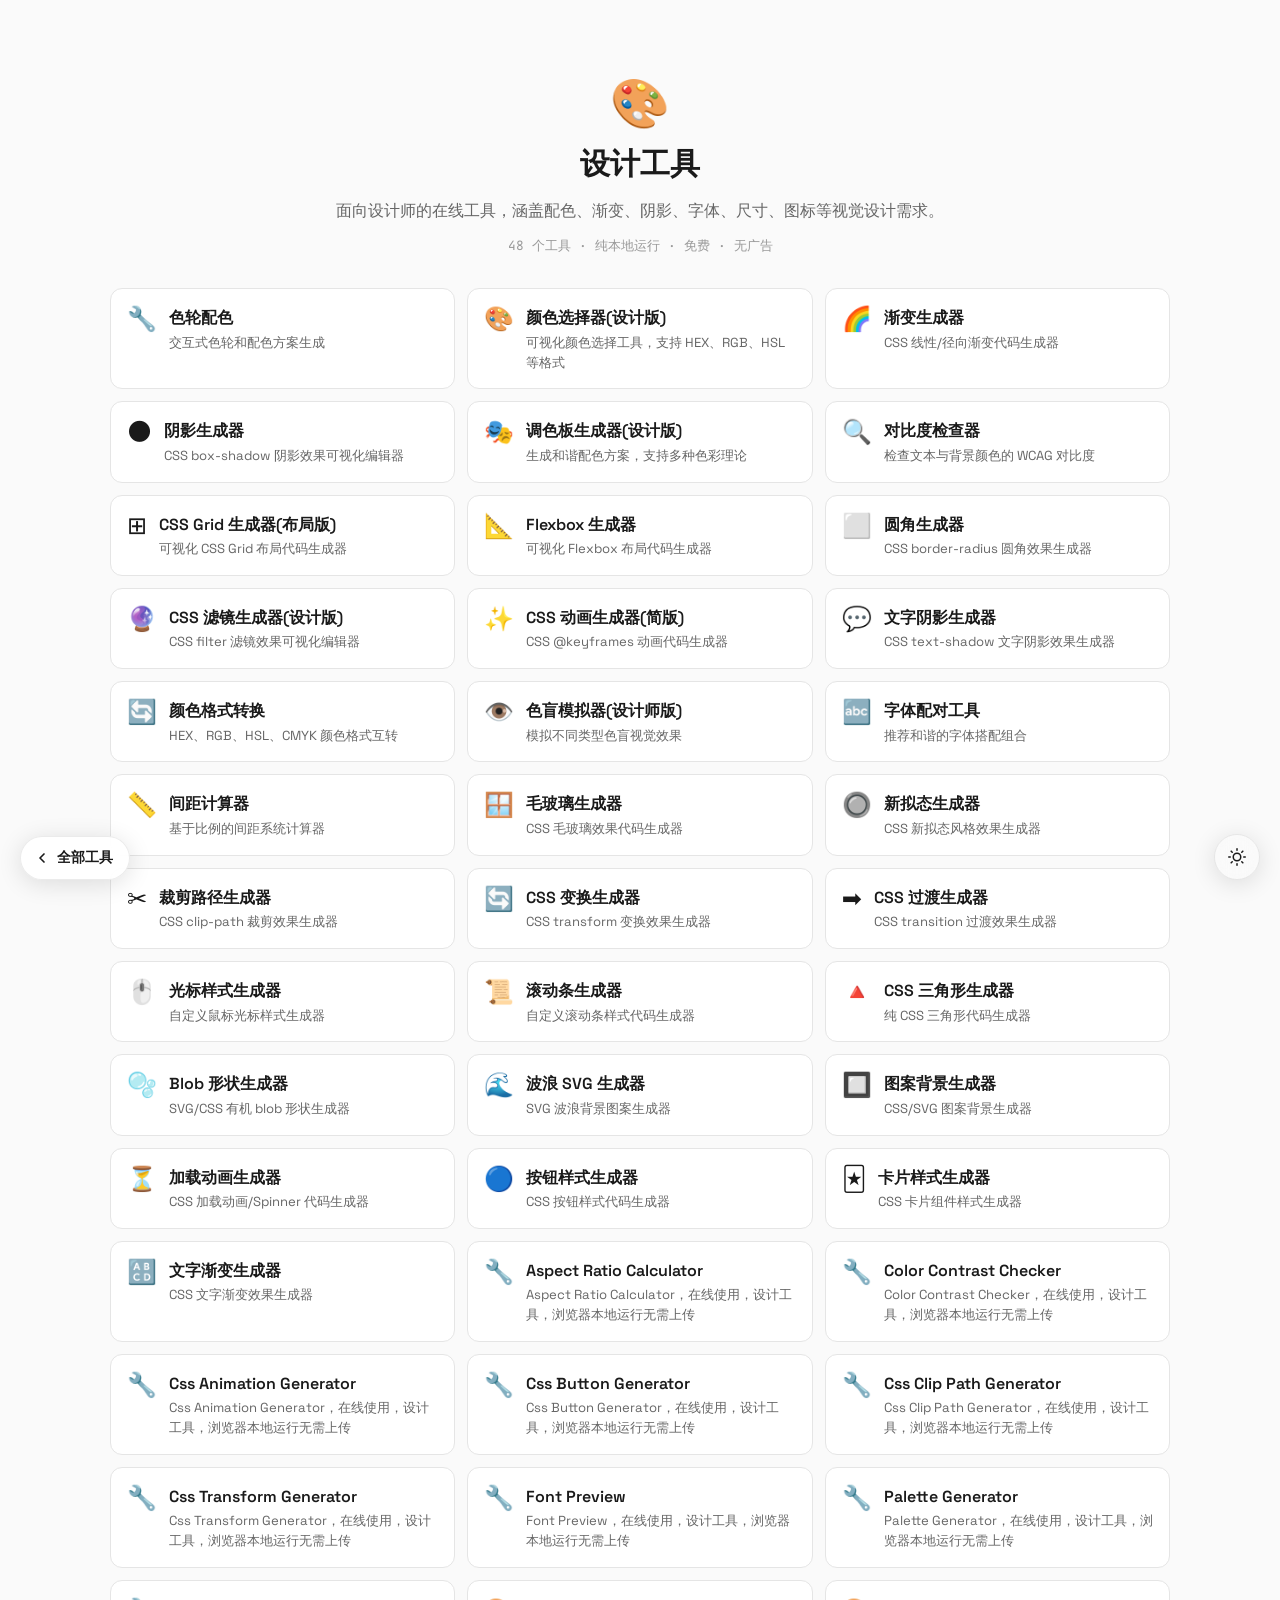
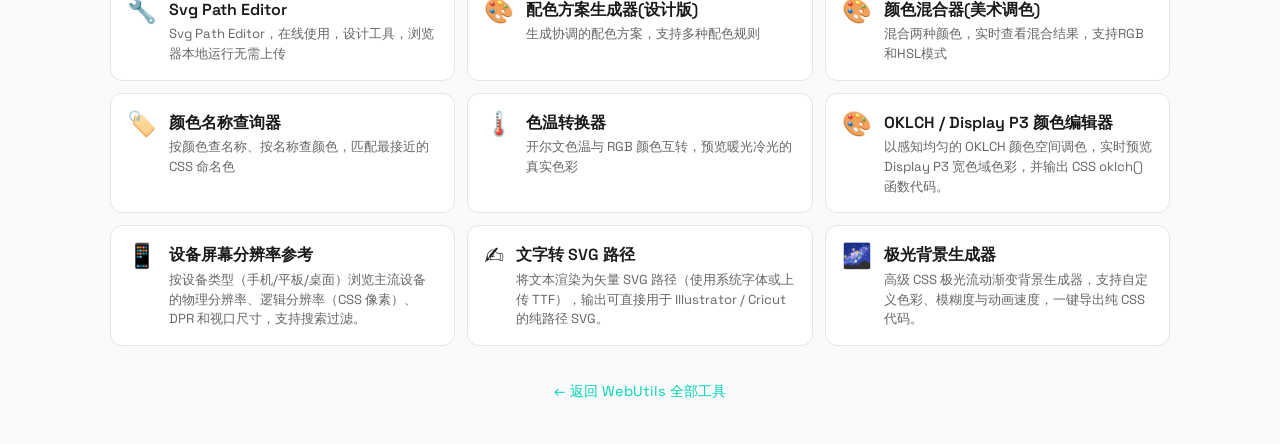
<file: html-tools/tools/design/index.html>
<!doctype html>
<html lang="zh-CN">
  <head>
    <meta charset="utf-8" />
    <meta name="viewport" content="width=device-width, initial-scale=1.0, viewport-fit=cover" />
    <title>设计工具 - 在线工具合集（48个）| WebUtils</title>
    <meta
      name="description"
      content="面向设计师的在线工具，涵盖配色、渐变、阴影、字体、尺寸、图标等视觉设计需求。"
    />
    <meta name="keywords" content="设计工具,在线工具,免费工具,设计工具大全" />
    <meta name="author" content="WebUtils" />
    <meta name="robots" content="index, follow" />
    <link rel="canonical" href="https://tools.realtime-ai.chat/tools/design/index.html" />
    <meta property="og:title" content="设计工具 - 在线工具合集（48个）| WebUtils" />
    <meta
      property="og:description"
      content="面向设计师的在线工具，涵盖配色、渐变、阴影、字体、尺寸、图标等视觉设计需求。"
    />
    <meta property="og:type" content="website" />
    <meta property="og:url" content="https://tools.realtime-ai.chat/tools/design/index.html" />
    <meta property="og:site_name" content="WebUtils" />
    <meta property="og:locale" content="zh_CN" />
    <meta property="og:image" content="https://tools.realtime-ai.chat/social-preview.png" />
    <meta name="twitter:card" content="summary" />
    <meta name="twitter:title" content="设计工具 - 在线工具合集（48个）| WebUtils" />
    <meta
      name="twitter:description"
      content="面向设计师的在线工具，涵盖配色、渐变、阴影、字体、尺寸、图标等视觉设计需求。"
    />
    <meta name="twitter:image" content="https://tools.realtime-ai.chat/social-preview.png" />
    <script type="application/ld+json">
      {
        "@context": "https://schema.org",
        "@type": "BreadcrumbList",
        "itemListElement": [
          {
            "@type": "ListItem",
            "position": 1,
            "name": "首页",
            "item": "https://tools.realtime-ai.chat/"
          },
          {
            "@type": "ListItem",
            "position": 2,
            "name": "设计工具",
            "item": "https://tools.realtime-ai.chat/tools/design/index.html"
          }
        ]
      }
    </script>
    <script type="application/ld+json">
      {
        "@context": "https://schema.org",
        "@type": "CollectionPage",
        "name": "设计工具 - 在线工具合集（48个）| WebUtils",
        "description": "面向设计师的在线工具，涵盖配色、渐变、阴影、字体、尺寸、图标等视觉设计需求。",
        "url": "https://tools.realtime-ai.chat/tools/design/index.html",
        "mainEntity": {
          "@type": "ItemList",
          "numberOfItems": 48,
          "itemListElement": [
            {
              "@type": "ListItem",
              "position": 1,
              "name": "色轮配色",
              "url": "https://tools.realtime-ai.chat/tools/art/color-wheel.html"
            },
            {
              "@type": "ListItem",
              "position": 2,
              "name": "颜色选择器(设计版)",
              "url": "https://tools.realtime-ai.chat/tools/design/color-picker.html"
            },
            {
              "@type": "ListItem",
              "position": 3,
              "name": "渐变生成器",
              "url": "https://tools.realtime-ai.chat/tools/design/gradient-generator.html"
            },
            {
              "@type": "ListItem",
              "position": 4,
              "name": "阴影生成器",
              "url": "https://tools.realtime-ai.chat/tools/design/box-shadow-generator.html"
            },
            {
              "@type": "ListItem",
              "position": 5,
              "name": "调色板生成器(设计版)",
              "url": "https://tools.realtime-ai.chat/tools/design/color-palette.html"
            },
            {
              "@type": "ListItem",
              "position": 6,
              "name": "对比度检查器",
              "url": "https://tools.realtime-ai.chat/tools/design/contrast-checker.html"
            },
            {
              "@type": "ListItem",
              "position": 7,
              "name": "CSS Grid 生成器(布局版)",
              "url": "https://tools.realtime-ai.chat/tools/design/css-grid-generator.html"
            },
            {
              "@type": "ListItem",
              "position": 8,
              "name": "Flexbox 生成器",
              "url": "https://tools.realtime-ai.chat/tools/design/flexbox-generator.html"
            },
            {
              "@type": "ListItem",
              "position": 9,
              "name": "圆角生成器",
              "url": "https://tools.realtime-ai.chat/tools/design/border-radius-generator.html"
            },
            {
              "@type": "ListItem",
              "position": 10,
              "name": "CSS 滤镜生成器(设计版)",
              "url": "https://tools.realtime-ai.chat/tools/design/css-filter-generator.html"
            },
            {
              "@type": "ListItem",
              "position": 11,
              "name": "CSS 动画生成器(简版)",
              "url": "https://tools.realtime-ai.chat/tools/design/animation-generator.html"
            },
            {
              "@type": "ListItem",
              "position": 12,
              "name": "文字阴影生成器",
              "url": "https://tools.realtime-ai.chat/tools/design/text-shadow-generator.html"
            },
            {
              "@type": "ListItem",
              "position": 13,
              "name": "颜色格式转换",
              "url": "https://tools.realtime-ai.chat/tools/design/color-converter.html"
            },
            {
              "@type": "ListItem",
              "position": 14,
              "name": "色盲模拟器(设计师版)",
              "url": "https://tools.realtime-ai.chat/tools/design/color-blindness-simulator.html"
            },
            {
              "@type": "ListItem",
              "position": 15,
              "name": "字体配对工具",
              "url": "https://tools.realtime-ai.chat/tools/design/font-pair-generator.html"
            },
            {
              "@type": "ListItem",
              "position": 16,
              "name": "间距计算器",
              "url": "https://tools.realtime-ai.chat/tools/design/spacing-calculator.html"
            },
            {
              "@type": "ListItem",
              "position": 17,
              "name": "毛玻璃生成器",
              "url": "https://tools.realtime-ai.chat/tools/design/glassmorphism-generator.html"
            },
            {
              "@type": "ListItem",
              "position": 18,
              "name": "新拟态生成器",
              "url": "https://tools.realtime-ai.chat/tools/design/neumorphism-generator.html"
            },
            {
              "@type": "ListItem",
              "position": 19,
              "name": "裁剪路径生成器",
              "url": "https://tools.realtime-ai.chat/tools/design/clip-path-generator.html"
            },
            {
              "@type": "ListItem",
              "position": 20,
              "name": "CSS 变换生成器",
              "url": "https://tools.realtime-ai.chat/tools/design/transform-generator.html"
            },
            {
              "@type": "ListItem",
              "position": 21,
              "name": "CSS 过渡生成器",
              "url": "https://tools.realtime-ai.chat/tools/design/transition-generator.html"
            },
            {
              "@type": "ListItem",
              "position": 22,
              "name": "光标样式生成器",
              "url": "https://tools.realtime-ai.chat/tools/design/cursor-generator.html"
            },
            {
              "@type": "ListItem",
              "position": 23,
              "name": "滚动条生成器",
              "url": "https://tools.realtime-ai.chat/tools/design/scrollbar-generator.html"
            },
            {
              "@type": "ListItem",
              "position": 24,
              "name": "CSS 三角形生成器",
              "url": "https://tools.realtime-ai.chat/tools/design/triangle-generator.html"
            },
            {
              "@type": "ListItem",
              "position": 25,
              "name": "Blob 形状生成器",
              "url": "https://tools.realtime-ai.chat/tools/design/blob-generator.html"
            },
            {
              "@type": "ListItem",
              "position": 26,
              "name": "波浪 SVG 生成器",
              "url": "https://tools.realtime-ai.chat/tools/design/wave-generator.html"
            },
            {
              "@type": "ListItem",
              "position": 27,
              "name": "图案背景生成器",
              "url": "https://tools.realtime-ai.chat/tools/design/pattern-generator.html"
            },
            {
              "@type": "ListItem",
              "position": 28,
              "name": "加载动画生成器",
              "url": "https://tools.realtime-ai.chat/tools/design/loader-generator.html"
            },
            {
              "@type": "ListItem",
              "position": 29,
              "name": "按钮样式生成器",
              "url": "https://tools.realtime-ai.chat/tools/design/button-generator.html"
            },
            {
              "@type": "ListItem",
              "position": 30,
              "name": "卡片样式生成器",
              "url": "https://tools.realtime-ai.chat/tools/design/card-generator.html"
            },
            {
              "@type": "ListItem",
              "position": 31,
              "name": "文字渐变生成器",
              "url": "https://tools.realtime-ai.chat/tools/design/text-gradient-generator.html"
            },
            {
              "@type": "ListItem",
              "position": 32,
              "name": "Aspect Ratio Calculator",
              "url": "https://tools.realtime-ai.chat/tools/design/aspect-ratio-calculator.html"
            },
            {
              "@type": "ListItem",
              "position": 33,
              "name": "Color Contrast Checker",
              "url": "https://tools.realtime-ai.chat/tools/design/color-contrast-checker.html"
            },
            {
              "@type": "ListItem",
              "position": 34,
              "name": "Css Animation Generator",
              "url": "https://tools.realtime-ai.chat/tools/design/css-animation-generator.html"
            },
            {
              "@type": "ListItem",
              "position": 35,
              "name": "Css Button Generator",
              "url": "https://tools.realtime-ai.chat/tools/design/css-button-generator.html"
            },
            {
              "@type": "ListItem",
              "position": 36,
              "name": "Css Clip Path Generator",
              "url": "https://tools.realtime-ai.chat/tools/design/css-clip-path-generator.html"
            },
            {
              "@type": "ListItem",
              "position": 37,
              "name": "Css Transform Generator",
              "url": "https://tools.realtime-ai.chat/tools/design/css-transform-generator.html"
            },
            {
              "@type": "ListItem",
              "position": 38,
              "name": "Font Preview",
              "url": "https://tools.realtime-ai.chat/tools/design/font-preview.html"
            },
            {
              "@type": "ListItem",
              "position": 39,
              "name": "Palette Generator",
              "url": "https://tools.realtime-ai.chat/tools/design/palette-generator.html"
            },
            {
              "@type": "ListItem",
              "position": 40,
              "name": "Svg Path Editor",
              "url": "https://tools.realtime-ai.chat/tools/design/svg-path-editor.html"
            },
            {
              "@type": "ListItem",
              "position": 41,
              "name": "配色方案生成器(设计版)",
              "url": "https://tools.realtime-ai.chat/tools/design/color-palette-generator.html"
            },
            {
              "@type": "ListItem",
              "position": 42,
              "name": "颜色混合器(美术调色)",
              "url": "https://tools.realtime-ai.chat/tools/art/color-mixer.html"
            },
            {
              "@type": "ListItem",
              "position": 43,
              "name": "颜色名称查询器",
              "url": "https://tools.realtime-ai.chat/tools/design/color-name-finder.html"
            },
            {
              "@type": "ListItem",
              "position": 44,
              "name": "色温转换器",
              "url": "https://tools.realtime-ai.chat/tools/design/color-temperature.html"
            },
            {
              "@type": "ListItem",
              "position": 45,
              "name": "OKLCH / Display P3 颜色编辑器",
              "url": "https://tools.realtime-ai.chat/tools/design/oklch-color-editor.html"
            },
            {
              "@type": "ListItem",
              "position": 46,
              "name": "设备屏幕分辨率参考",
              "url": "https://tools.realtime-ai.chat/tools/design/screen-resolution-reference.html"
            },
            {
              "@type": "ListItem",
              "position": 47,
              "name": "文字转 SVG 路径",
              "url": "https://tools.realtime-ai.chat/tools/design/text-to-svg-path.html"
            },
            {
              "@type": "ListItem",
              "position": 48,
              "name": "极光背景生成器",
              "url": "https://tools.realtime-ai.chat/tools/design/aurora-generator.html"
            }
          ]
        }
      }
    </script>
    <link rel="preconnect" href="https://fonts.googleapis.com" />
    <link rel="preconnect" href="https://fonts.gstatic.com" crossorigin />
    <link
      href="https://fonts.googleapis.com/css2?family=Space+Grotesk:wght@400;500;600;700&family=JetBrains+Mono:wght@400;500&display=swap"
      rel="stylesheet"
    />
    <link rel="stylesheet" href="../../assets/css/tool-base.css" />
    <style>
      * {
        box-sizing: border-box;
      }
      body {
        margin: 0;
        background: var(--bg-deep);
        color: var(--text-primary);
        font-family: var(--font-sans);
        -webkit-font-smoothing: antialiased;
      }
      .cat-main {
        max-width: 1100px;
        margin: 0 auto;
        padding: calc(var(--nav-height) + var(--space-6)) var(--space-5) var(--space-10);
      }
      .cat-hero {
        text-align: center;
        margin-bottom: var(--space-8);
      }
      .cat-hero-icon {
        font-size: 3rem;
        line-height: 1;
      }
      .cat-hero h1 {
        font-size: 1.9rem;
        margin: var(--space-3) 0 var(--space-2);
      }
      .cat-intro {
        max-width: 640px;
        margin: 0 auto var(--space-3);
        color: var(--text-secondary);
        line-height: 1.7;
      }
      .cat-meta {
        margin: 0;
        font-family: var(--font-mono);
        font-size: 0.8rem;
        color: var(--text-muted);
      }
      .cat-grid {
        display: grid;
        grid-template-columns: repeat(auto-fill, minmax(260px, 1fr));
        gap: var(--space-3);
      }
      .cat-card {
        display: flex;
        gap: var(--space-3);
        padding: var(--space-4);
        border: 1px solid var(--border-subtle);
        border-radius: var(--radius-lg);
        background: var(--bg-card);
        color: inherit;
        text-decoration: none;
        transition:
          border-color var(--transition),
          transform var(--transition);
      }
      .cat-card:hover {
        border-color: var(--accent-cyan);
        transform: translateY(-2px);
      }
      .cat-card-icon {
        flex-shrink: 0;
        font-size: 1.5rem;
        line-height: 1.2;
      }
      .cat-card-body {
        display: flex;
        flex-direction: column;
        gap: 2px;
        min-width: 0;
      }
      .cat-card-name {
        font-weight: 600;
      }
      .cat-card-desc {
        font-size: 0.82rem;
        line-height: 1.5;
        color: var(--text-secondary);
      }
      .cat-faq {
        margin-top: var(--space-10);
      }
      .cat-faq h2 {
        font-size: 1.1rem;
        margin-bottom: var(--space-3);
      }
      .cat-footer {
        margin-top: var(--space-8);
        text-align: center;
      }
      .cat-footer a {
        font-size: 0.9rem;
        color: var(--accent-cyan);
        text-decoration: none;
      }
      .cat-footer a:hover {
        text-decoration: underline;
      }
    </style>
    <!-- PWA -->
    <link rel="manifest" href="../../manifest.json" />
    <link rel="icon" type="image/svg+xml" href="../../favicon.svg" />
    <link rel="icon" type="image/png" sizes="32x32" href="../../favicon-32x32.png" />
    <link rel="icon" type="image/png" sizes="16x16" href="../../favicon-16x16.png" />
    <link rel="apple-touch-icon" href="../../apple-touch-icon.png" />
    <meta name="theme-color" content="#ffffff" media="(prefers-color-scheme: light)" />
    <meta name="theme-color" content="#1a1a1a" media="(prefers-color-scheme: dark)" />
    <script src="../../assets/js/tool-chrome.js"></script>
  </head>
  <body>
    <main class="cat-main">
      <header class="cat-hero">
        <div class="cat-hero-icon">🎨</div>
        <h1>设计工具</h1>
        <p class="cat-intro">
          面向设计师的在线工具，涵盖配色、渐变、阴影、字体、尺寸、图标等视觉设计需求。
        </p>
        <p class="cat-meta">48 个工具 · 纯本地运行 · 免费 · 无广告</p>
      </header>
      <section class="cat-grid">
        <a class="cat-card" href="../art/color-wheel.html">
          <span class="cat-card-icon">🔧</span>
          <span class="cat-card-body">
            <span class="cat-card-name">色轮配色</span>
            <span class="cat-card-desc">交互式色轮和配色方案生成</span>
          </span>
        </a>
        <a class="cat-card" href="color-picker.html">
          <span class="cat-card-icon">🎨</span>
          <span class="cat-card-body">
            <span class="cat-card-name">颜色选择器(设计版)</span>
            <span class="cat-card-desc">可视化颜色选择工具，支持 HEX、RGB、HSL 等格式</span>
          </span>
        </a>
        <a class="cat-card" href="gradient-generator.html">
          <span class="cat-card-icon">🌈</span>
          <span class="cat-card-body">
            <span class="cat-card-name">渐变生成器</span>
            <span class="cat-card-desc">CSS 线性/径向渐变代码生成器</span>
          </span>
        </a>
        <a class="cat-card" href="box-shadow-generator.html">
          <span class="cat-card-icon">🌑</span>
          <span class="cat-card-body">
            <span class="cat-card-name">阴影生成器</span>
            <span class="cat-card-desc">CSS box-shadow 阴影效果可视化编辑器</span>
          </span>
        </a>
        <a class="cat-card" href="color-palette.html">
          <span class="cat-card-icon">🎭</span>
          <span class="cat-card-body">
            <span class="cat-card-name">调色板生成器(设计版)</span>
            <span class="cat-card-desc">生成和谐配色方案，支持多种色彩理论</span>
          </span>
        </a>
        <a class="cat-card" href="contrast-checker.html">
          <span class="cat-card-icon">🔍</span>
          <span class="cat-card-body">
            <span class="cat-card-name">对比度检查器</span>
            <span class="cat-card-desc">检查文本与背景颜色的 WCAG 对比度</span>
          </span>
        </a>
        <a class="cat-card" href="css-grid-generator.html">
          <span class="cat-card-icon">⊞</span>
          <span class="cat-card-body">
            <span class="cat-card-name">CSS Grid 生成器(布局版)</span>
            <span class="cat-card-desc">可视化 CSS Grid 布局代码生成器</span>
          </span>
        </a>
        <a class="cat-card" href="flexbox-generator.html">
          <span class="cat-card-icon">📐</span>
          <span class="cat-card-body">
            <span class="cat-card-name">Flexbox 生成器</span>
            <span class="cat-card-desc">可视化 Flexbox 布局代码生成器</span>
          </span>
        </a>
        <a class="cat-card" href="border-radius-generator.html">
          <span class="cat-card-icon">⬜</span>
          <span class="cat-card-body">
            <span class="cat-card-name">圆角生成器</span>
            <span class="cat-card-desc">CSS border-radius 圆角效果生成器</span>
          </span>
        </a>
        <a class="cat-card" href="css-filter-generator.html">
          <span class="cat-card-icon">🔮</span>
          <span class="cat-card-body">
            <span class="cat-card-name">CSS 滤镜生成器(设计版)</span>
            <span class="cat-card-desc">CSS filter 滤镜效果可视化编辑器</span>
          </span>
        </a>
        <a class="cat-card" href="animation-generator.html">
          <span class="cat-card-icon">✨</span>
          <span class="cat-card-body">
            <span class="cat-card-name">CSS 动画生成器(简版)</span>
            <span class="cat-card-desc">CSS @keyframes 动画代码生成器</span>
          </span>
        </a>
        <a class="cat-card" href="text-shadow-generator.html">
          <span class="cat-card-icon">💬</span>
          <span class="cat-card-body">
            <span class="cat-card-name">文字阴影生成器</span>
            <span class="cat-card-desc">CSS text-shadow 文字阴影效果生成器</span>
          </span>
        </a>
        <a class="cat-card" href="color-converter.html">
          <span class="cat-card-icon">🔄</span>
          <span class="cat-card-body">
            <span class="cat-card-name">颜色格式转换</span>
            <span class="cat-card-desc">HEX、RGB、HSL、CMYK 颜色格式互转</span>
          </span>
        </a>
        <a class="cat-card" href="color-blindness-simulator.html">
          <span class="cat-card-icon">👁️</span>
          <span class="cat-card-body">
            <span class="cat-card-name">色盲模拟器(设计师版)</span>
            <span class="cat-card-desc">模拟不同类型色盲视觉效果</span>
          </span>
        </a>
        <a class="cat-card" href="font-pair-generator.html">
          <span class="cat-card-icon">🔤</span>
          <span class="cat-card-body">
            <span class="cat-card-name">字体配对工具</span>
            <span class="cat-card-desc">推荐和谐的字体搭配组合</span>
          </span>
        </a>
        <a class="cat-card" href="spacing-calculator.html">
          <span class="cat-card-icon">📏</span>
          <span class="cat-card-body">
            <span class="cat-card-name">间距计算器</span>
            <span class="cat-card-desc">基于比例的间距系统计算器</span>
          </span>
        </a>
        <a class="cat-card" href="glassmorphism-generator.html">
          <span class="cat-card-icon">🪟</span>
          <span class="cat-card-body">
            <span class="cat-card-name">毛玻璃生成器</span>
            <span class="cat-card-desc">CSS 毛玻璃效果代码生成器</span>
          </span>
        </a>
        <a class="cat-card" href="neumorphism-generator.html">
          <span class="cat-card-icon">🔘</span>
          <span class="cat-card-body">
            <span class="cat-card-name">新拟态生成器</span>
            <span class="cat-card-desc">CSS 新拟态风格效果生成器</span>
          </span>
        </a>
        <a class="cat-card" href="clip-path-generator.html">
          <span class="cat-card-icon">✂️</span>
          <span class="cat-card-body">
            <span class="cat-card-name">裁剪路径生成器</span>
            <span class="cat-card-desc">CSS clip-path 裁剪效果生成器</span>
          </span>
        </a>
        <a class="cat-card" href="transform-generator.html">
          <span class="cat-card-icon">🔄</span>
          <span class="cat-card-body">
            <span class="cat-card-name">CSS 变换生成器</span>
            <span class="cat-card-desc">CSS transform 变换效果生成器</span>
          </span>
        </a>
        <a class="cat-card" href="transition-generator.html">
          <span class="cat-card-icon">➡️</span>
          <span class="cat-card-body">
            <span class="cat-card-name">CSS 过渡生成器</span>
            <span class="cat-card-desc">CSS transition 过渡效果生成器</span>
          </span>
        </a>
        <a class="cat-card" href="cursor-generator.html">
          <span class="cat-card-icon">🖱️</span>
          <span class="cat-card-body">
            <span class="cat-card-name">光标样式生成器</span>
            <span class="cat-card-desc">自定义鼠标光标样式生成器</span>
          </span>
        </a>
        <a class="cat-card" href="scrollbar-generator.html">
          <span class="cat-card-icon">📜</span>
          <span class="cat-card-body">
            <span class="cat-card-name">滚动条生成器</span>
            <span class="cat-card-desc">自定义滚动条样式代码生成器</span>
          </span>
        </a>
        <a class="cat-card" href="triangle-generator.html">
          <span class="cat-card-icon">🔺</span>
          <span class="cat-card-body">
            <span class="cat-card-name">CSS 三角形生成器</span>
            <span class="cat-card-desc">纯 CSS 三角形代码生成器</span>
          </span>
        </a>
        <a class="cat-card" href="blob-generator.html">
          <span class="cat-card-icon">🫧</span>
          <span class="cat-card-body">
            <span class="cat-card-name">Blob 形状生成器</span>
            <span class="cat-card-desc">SVG/CSS 有机 blob 形状生成器</span>
          </span>
        </a>
        <a class="cat-card" href="wave-generator.html">
          <span class="cat-card-icon">🌊</span>
          <span class="cat-card-body">
            <span class="cat-card-name">波浪 SVG 生成器</span>
            <span class="cat-card-desc">SVG 波浪背景图案生成器</span>
          </span>
        </a>
        <a class="cat-card" href="pattern-generator.html">
          <span class="cat-card-icon">🔲</span>
          <span class="cat-card-body">
            <span class="cat-card-name">图案背景生成器</span>
            <span class="cat-card-desc">CSS/SVG 图案背景生成器</span>
          </span>
        </a>
        <a class="cat-card" href="loader-generator.html">
          <span class="cat-card-icon">⏳</span>
          <span class="cat-card-body">
            <span class="cat-card-name">加载动画生成器</span>
            <span class="cat-card-desc">CSS 加载动画/Spinner 代码生成器</span>
          </span>
        </a>
        <a class="cat-card" href="button-generator.html">
          <span class="cat-card-icon">🔵</span>
          <span class="cat-card-body">
            <span class="cat-card-name">按钮样式生成器</span>
            <span class="cat-card-desc">CSS 按钮样式代码生成器</span>
          </span>
        </a>
        <a class="cat-card" href="card-generator.html">
          <span class="cat-card-icon">🃏</span>
          <span class="cat-card-body">
            <span class="cat-card-name">卡片样式生成器</span>
            <span class="cat-card-desc">CSS 卡片组件样式生成器</span>
          </span>
        </a>
        <a class="cat-card" href="text-gradient-generator.html">
          <span class="cat-card-icon">🔠</span>
          <span class="cat-card-body">
            <span class="cat-card-name">文字渐变生成器</span>
            <span class="cat-card-desc">CSS 文字渐变效果生成器</span>
          </span>
        </a>
        <a class="cat-card" href="aspect-ratio-calculator.html">
          <span class="cat-card-icon">🔧</span>
          <span class="cat-card-body">
            <span class="cat-card-name">Aspect Ratio Calculator</span>
            <span class="cat-card-desc">
              Aspect Ratio Calculator，在线使用，设计工具，浏览器本地运行无需上传
            </span>
          </span>
        </a>
        <a class="cat-card" href="color-contrast-checker.html">
          <span class="cat-card-icon">🔧</span>
          <span class="cat-card-body">
            <span class="cat-card-name">Color Contrast Checker</span>
            <span class="cat-card-desc">
              Color Contrast Checker，在线使用，设计工具，浏览器本地运行无需上传
            </span>
          </span>
        </a>
        <a class="cat-card" href="css-animation-generator.html">
          <span class="cat-card-icon">🔧</span>
          <span class="cat-card-body">
            <span class="cat-card-name">Css Animation Generator</span>
            <span class="cat-card-desc">
              Css Animation Generator，在线使用，设计工具，浏览器本地运行无需上传
            </span>
          </span>
        </a>
        <a class="cat-card" href="css-button-generator.html">
          <span class="cat-card-icon">🔧</span>
          <span class="cat-card-body">
            <span class="cat-card-name">Css Button Generator</span>
            <span class="cat-card-desc">
              Css Button Generator，在线使用，设计工具，浏览器本地运行无需上传
            </span>
          </span>
        </a>
        <a class="cat-card" href="css-clip-path-generator.html">
          <span class="cat-card-icon">🔧</span>
          <span class="cat-card-body">
            <span class="cat-card-name">Css Clip Path Generator</span>
            <span class="cat-card-desc">
              Css Clip Path Generator，在线使用，设计工具，浏览器本地运行无需上传
            </span>
          </span>
        </a>
        <a class="cat-card" href="css-transform-generator.html">
          <span class="cat-card-icon">🔧</span>
          <span class="cat-card-body">
            <span class="cat-card-name">Css Transform Generator</span>
            <span class="cat-card-desc">
              Css Transform Generator，在线使用，设计工具，浏览器本地运行无需上传
            </span>
          </span>
        </a>
        <a class="cat-card" href="font-preview.html">
          <span class="cat-card-icon">🔧</span>
          <span class="cat-card-body">
            <span class="cat-card-name">Font Preview</span>
            <span class="cat-card-desc">
              Font Preview，在线使用，设计工具，浏览器本地运行无需上传
            </span>
          </span>
        </a>
        <a class="cat-card" href="palette-generator.html">
          <span class="cat-card-icon">🔧</span>
          <span class="cat-card-body">
            <span class="cat-card-name">Palette Generator</span>
            <span class="cat-card-desc">
              Palette Generator，在线使用，设计工具，浏览器本地运行无需上传
            </span>
          </span>
        </a>
        <a class="cat-card" href="svg-path-editor.html">
          <span class="cat-card-icon">🔧</span>
          <span class="cat-card-body">
            <span class="cat-card-name">Svg Path Editor</span>
            <span class="cat-card-desc">
              Svg Path Editor，在线使用，设计工具，浏览器本地运行无需上传
            </span>
          </span>
        </a>
        <a class="cat-card" href="color-palette-generator.html">
          <span class="cat-card-icon">🎨</span>
          <span class="cat-card-body">
            <span class="cat-card-name">配色方案生成器(设计版)</span>
            <span class="cat-card-desc">生成协调的配色方案，支持多种配色规则</span>
          </span>
        </a>
        <a class="cat-card" href="../art/color-mixer.html">
          <span class="cat-card-icon">🎨</span>
          <span class="cat-card-body">
            <span class="cat-card-name">颜色混合器(美术调色)</span>
            <span class="cat-card-desc">混合两种颜色，实时查看混合结果，支持RGB和HSL模式</span>
          </span>
        </a>
        <a class="cat-card" href="color-name-finder.html">
          <span class="cat-card-icon">🏷️</span>
          <span class="cat-card-body">
            <span class="cat-card-name">颜色名称查询器</span>
            <span class="cat-card-desc">按颜色查名称、按名称查颜色，匹配最接近的 CSS 命名色</span>
          </span>
        </a>
        <a class="cat-card" href="color-temperature.html">
          <span class="cat-card-icon">🌡️</span>
          <span class="cat-card-body">
            <span class="cat-card-name">色温转换器</span>
            <span class="cat-card-desc">开尔文色温与 RGB 颜色互转，预览暖光冷光的真实色彩</span>
          </span>
        </a>
        <a class="cat-card" href="oklch-color-editor.html">
          <span class="cat-card-icon">🎨</span>
          <span class="cat-card-body">
            <span class="cat-card-name">OKLCH / Display P3 颜色编辑器</span>
            <span class="cat-card-desc">
              以感知均匀的 OKLCH 颜色空间调色，实时预览 Display P3 宽色域色彩，并输出 CSS oklch()
              函数代码。
            </span>
          </span>
        </a>
        <a class="cat-card" href="screen-resolution-reference.html">
          <span class="cat-card-icon">📱</span>
          <span class="cat-card-body">
            <span class="cat-card-name">设备屏幕分辨率参考</span>
            <span class="cat-card-desc">
              按设备类型（手机/平板/桌面）浏览主流设备的物理分辨率、逻辑分辨率（CSS 像素）、DPR
              和视口尺寸，支持搜索过滤。
            </span>
          </span>
        </a>
        <a class="cat-card" href="text-to-svg-path.html">
          <span class="cat-card-icon">✍️</span>
          <span class="cat-card-body">
            <span class="cat-card-name">文字转 SVG 路径</span>
            <span class="cat-card-desc">
              将文本渲染为矢量 SVG 路径（使用系统字体或上传 TTF），输出可直接用于 Illustrator /
              Cricut 的纯路径 SVG。
            </span>
          </span>
        </a>
        <a class="cat-card" href="aurora-generator.html">
          <span class="cat-card-icon">🌌</span>
          <span class="cat-card-body">
            <span class="cat-card-name">极光背景生成器</span>
            <span class="cat-card-desc">
              高级 CSS 极光流动渐变背景生成器，支持自定义色彩、模糊度与动画速度，一键导出纯 CSS
              代码。
            </span>
          </span>
        </a>
      </section>
      <footer class="cat-footer">
        <a href="../../index.html">← 返回 WebUtils 全部工具</a>
      </footer>
    </main>
  </body>
</html>
</file>
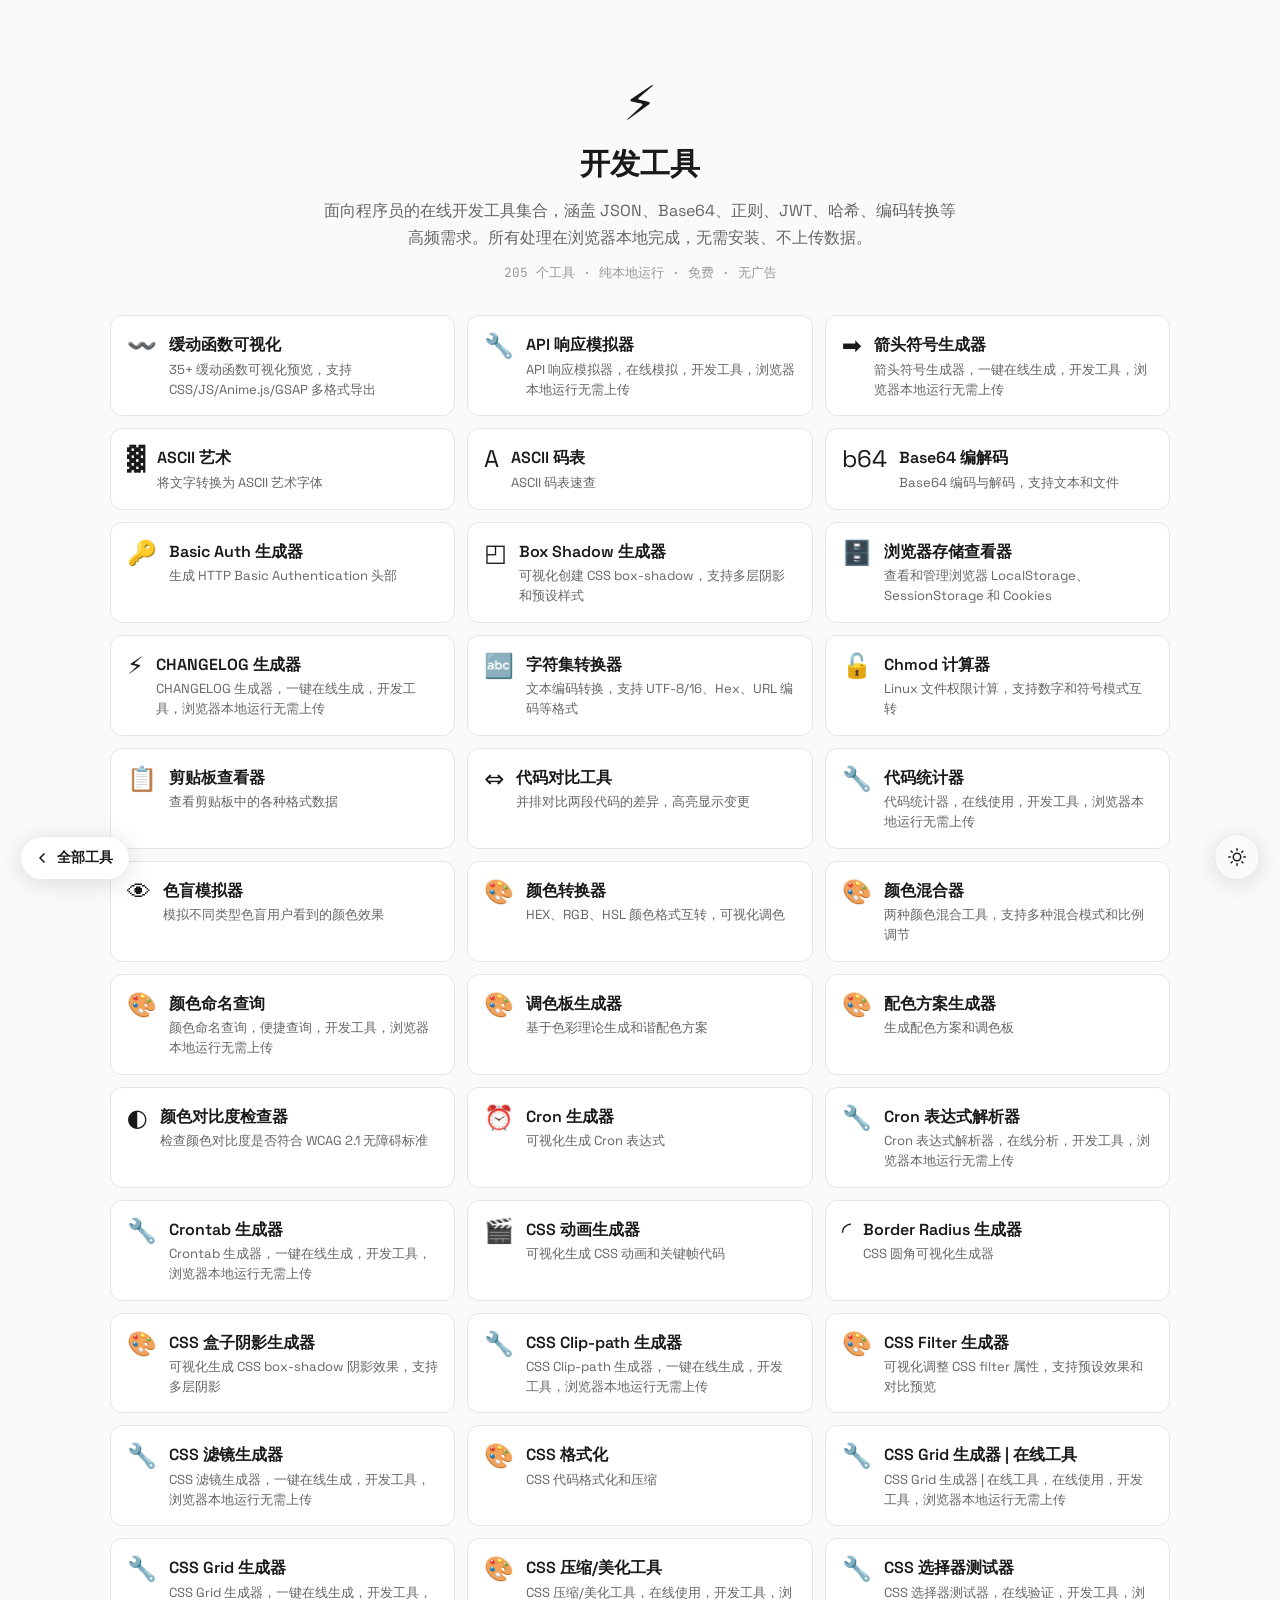
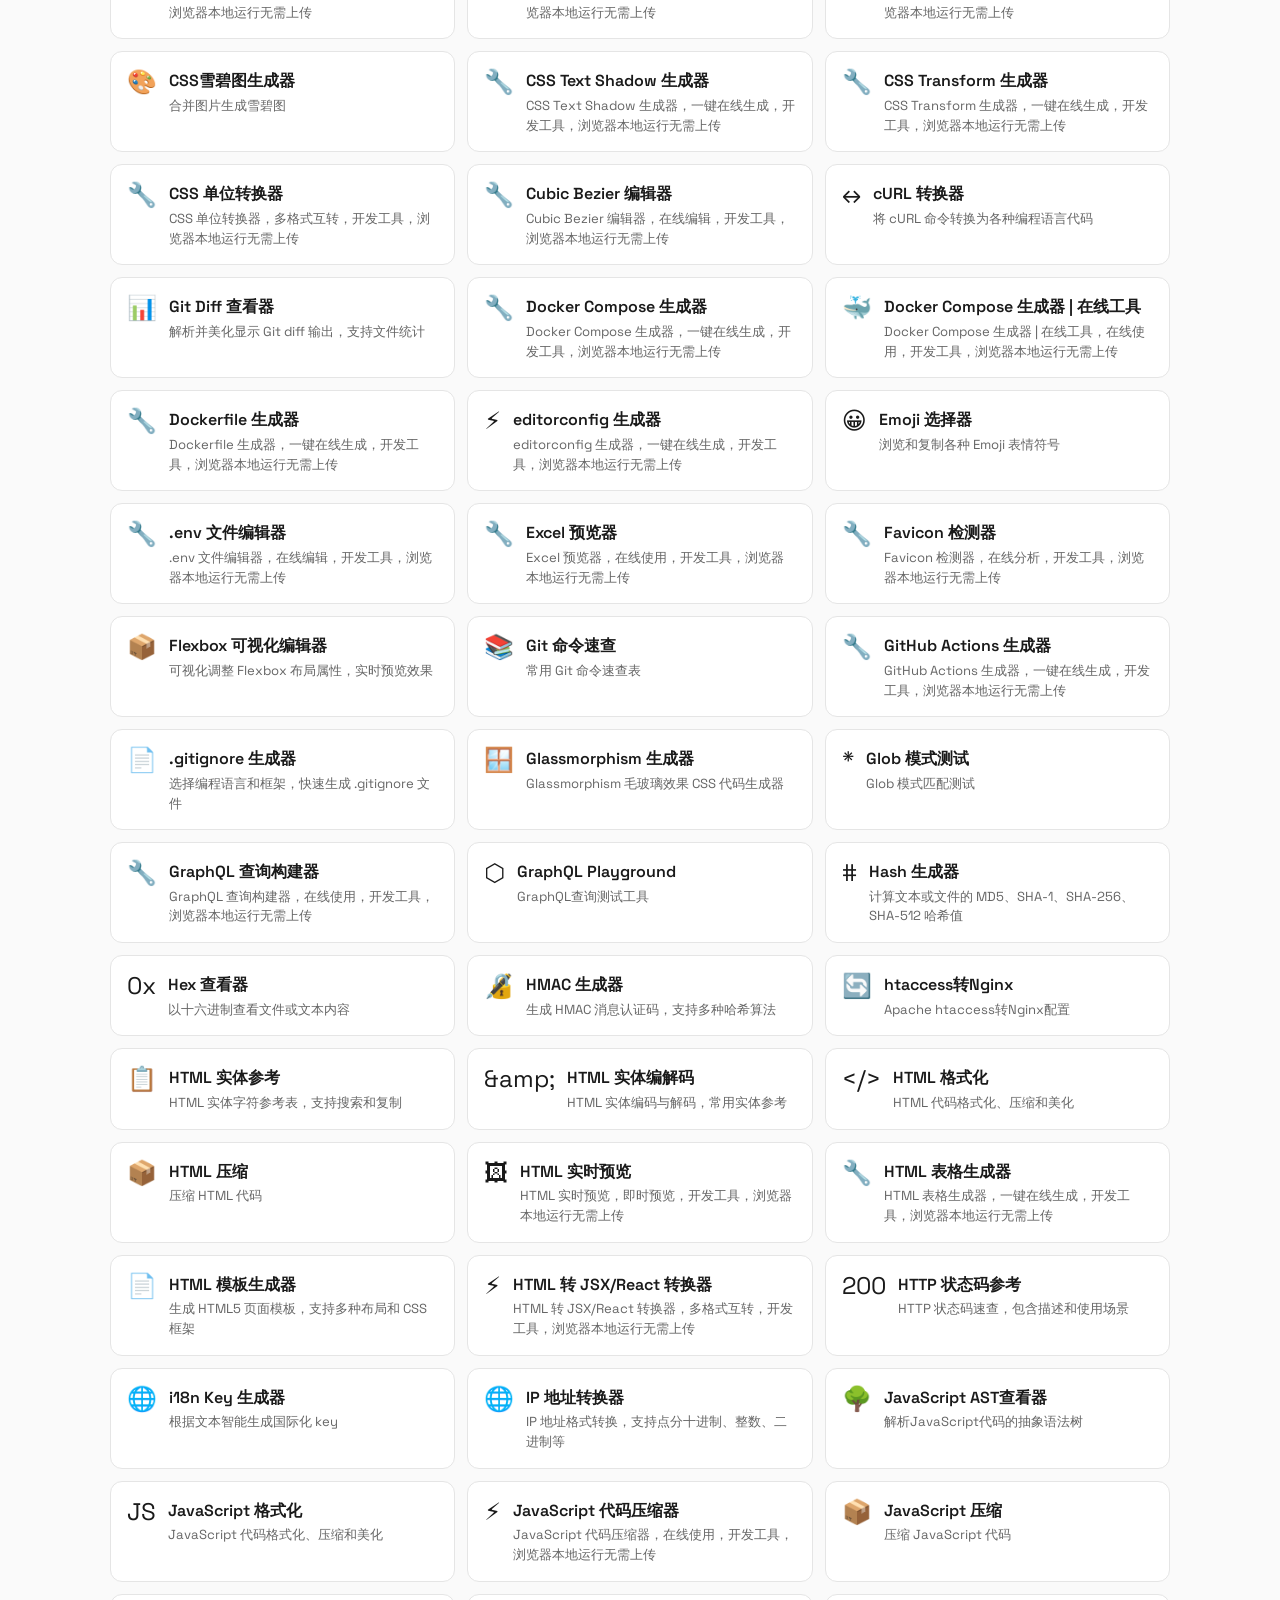
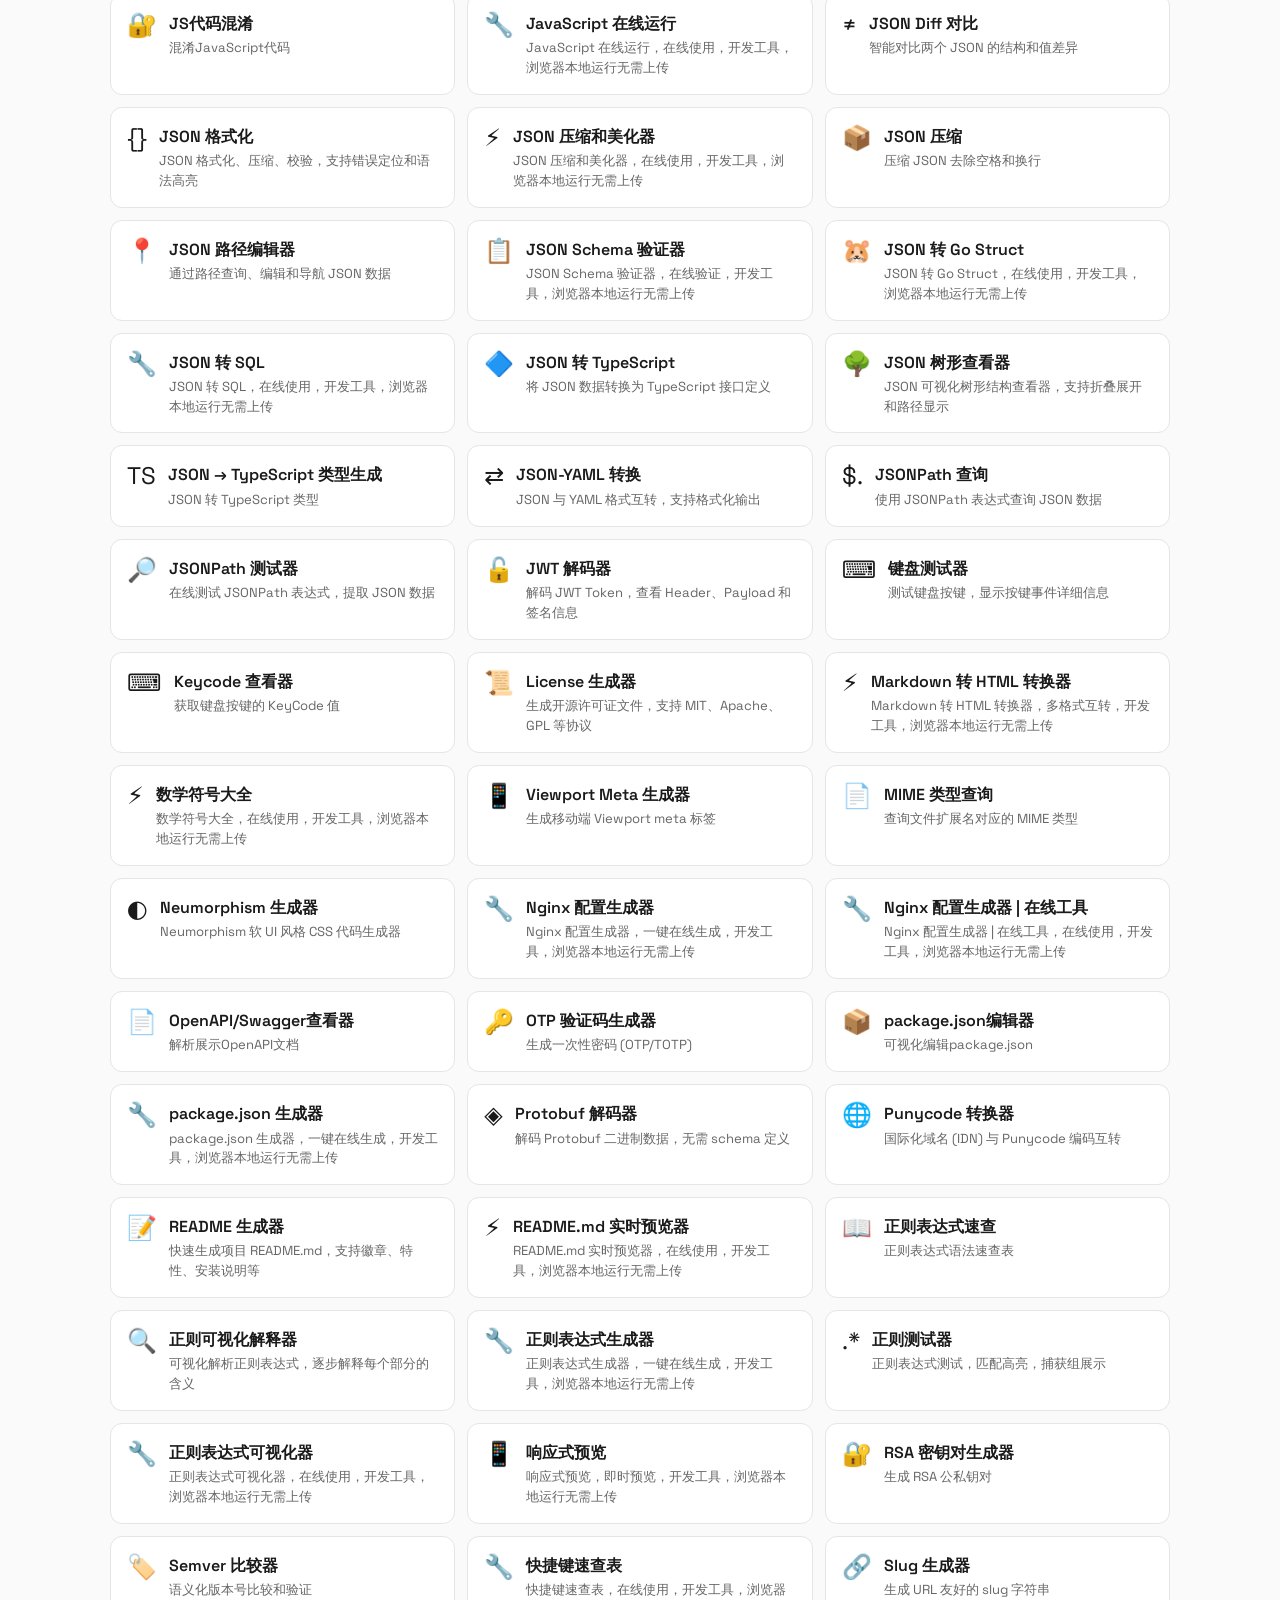
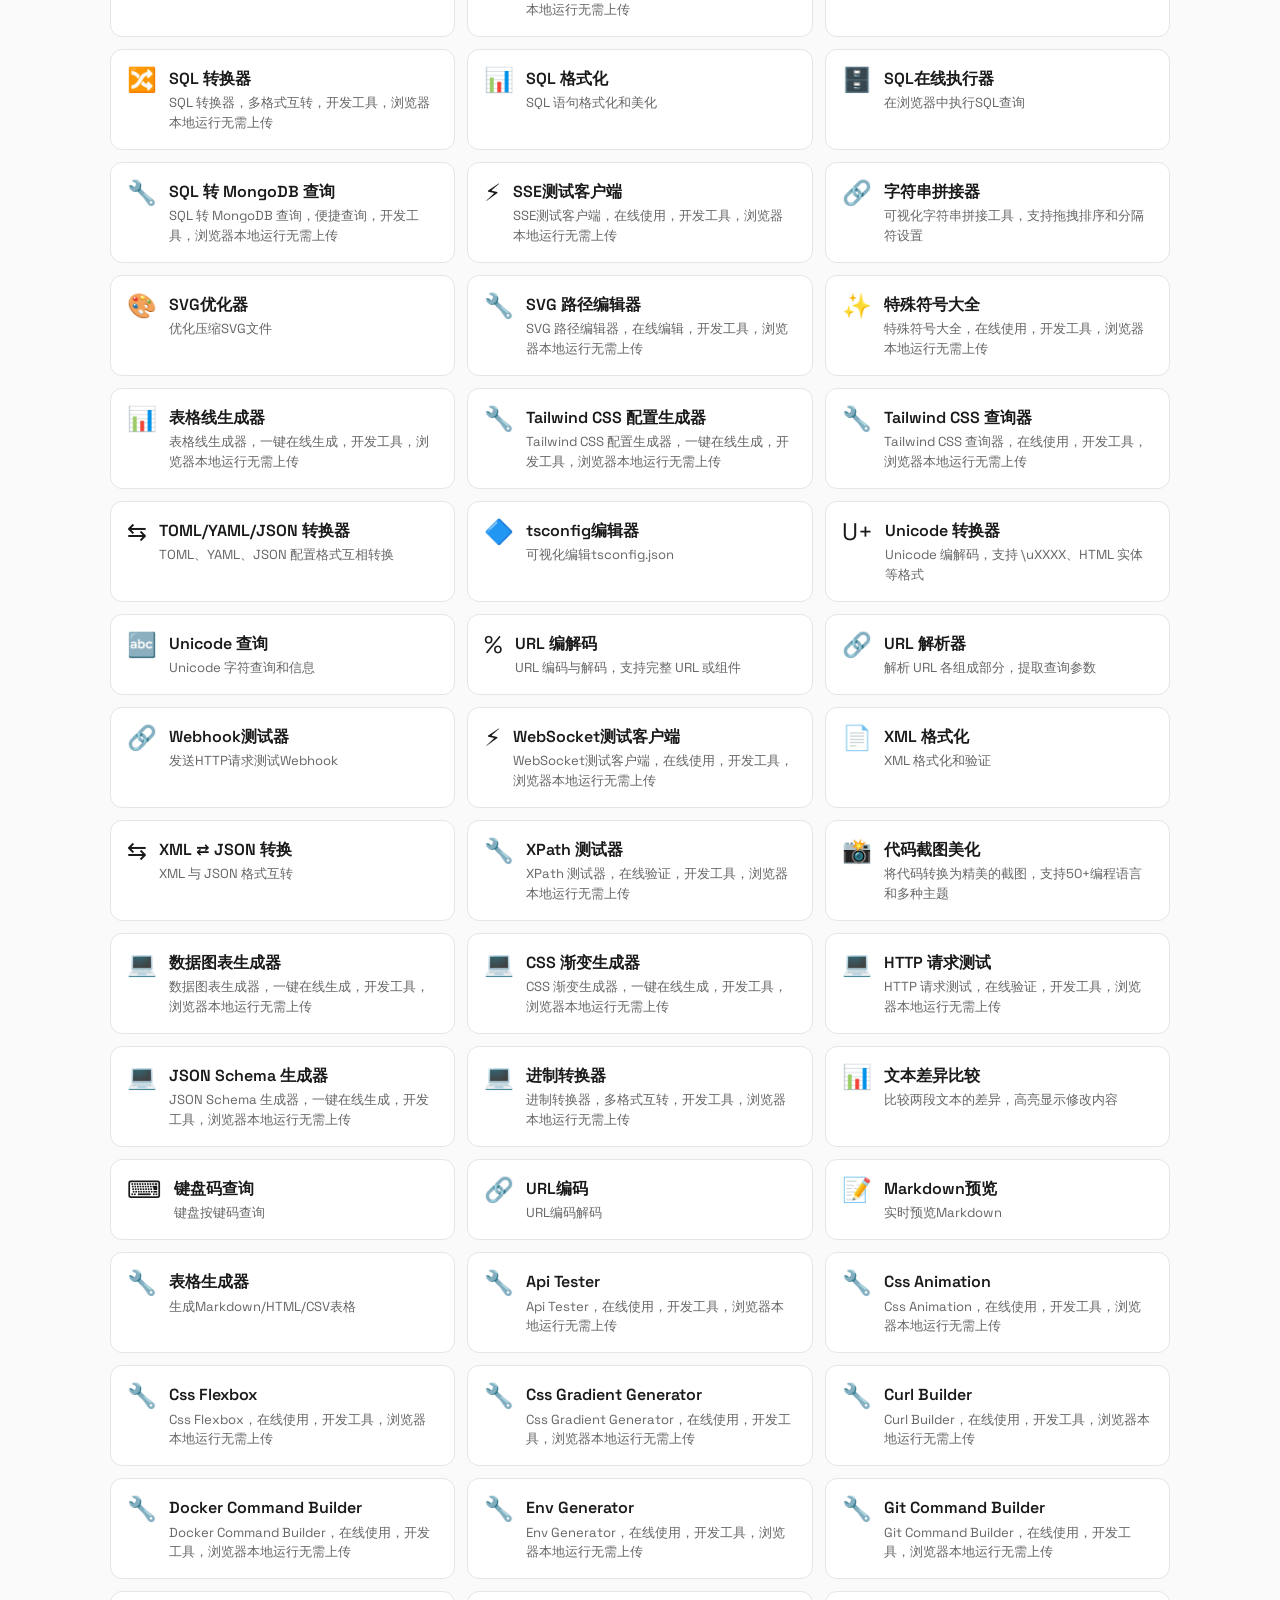
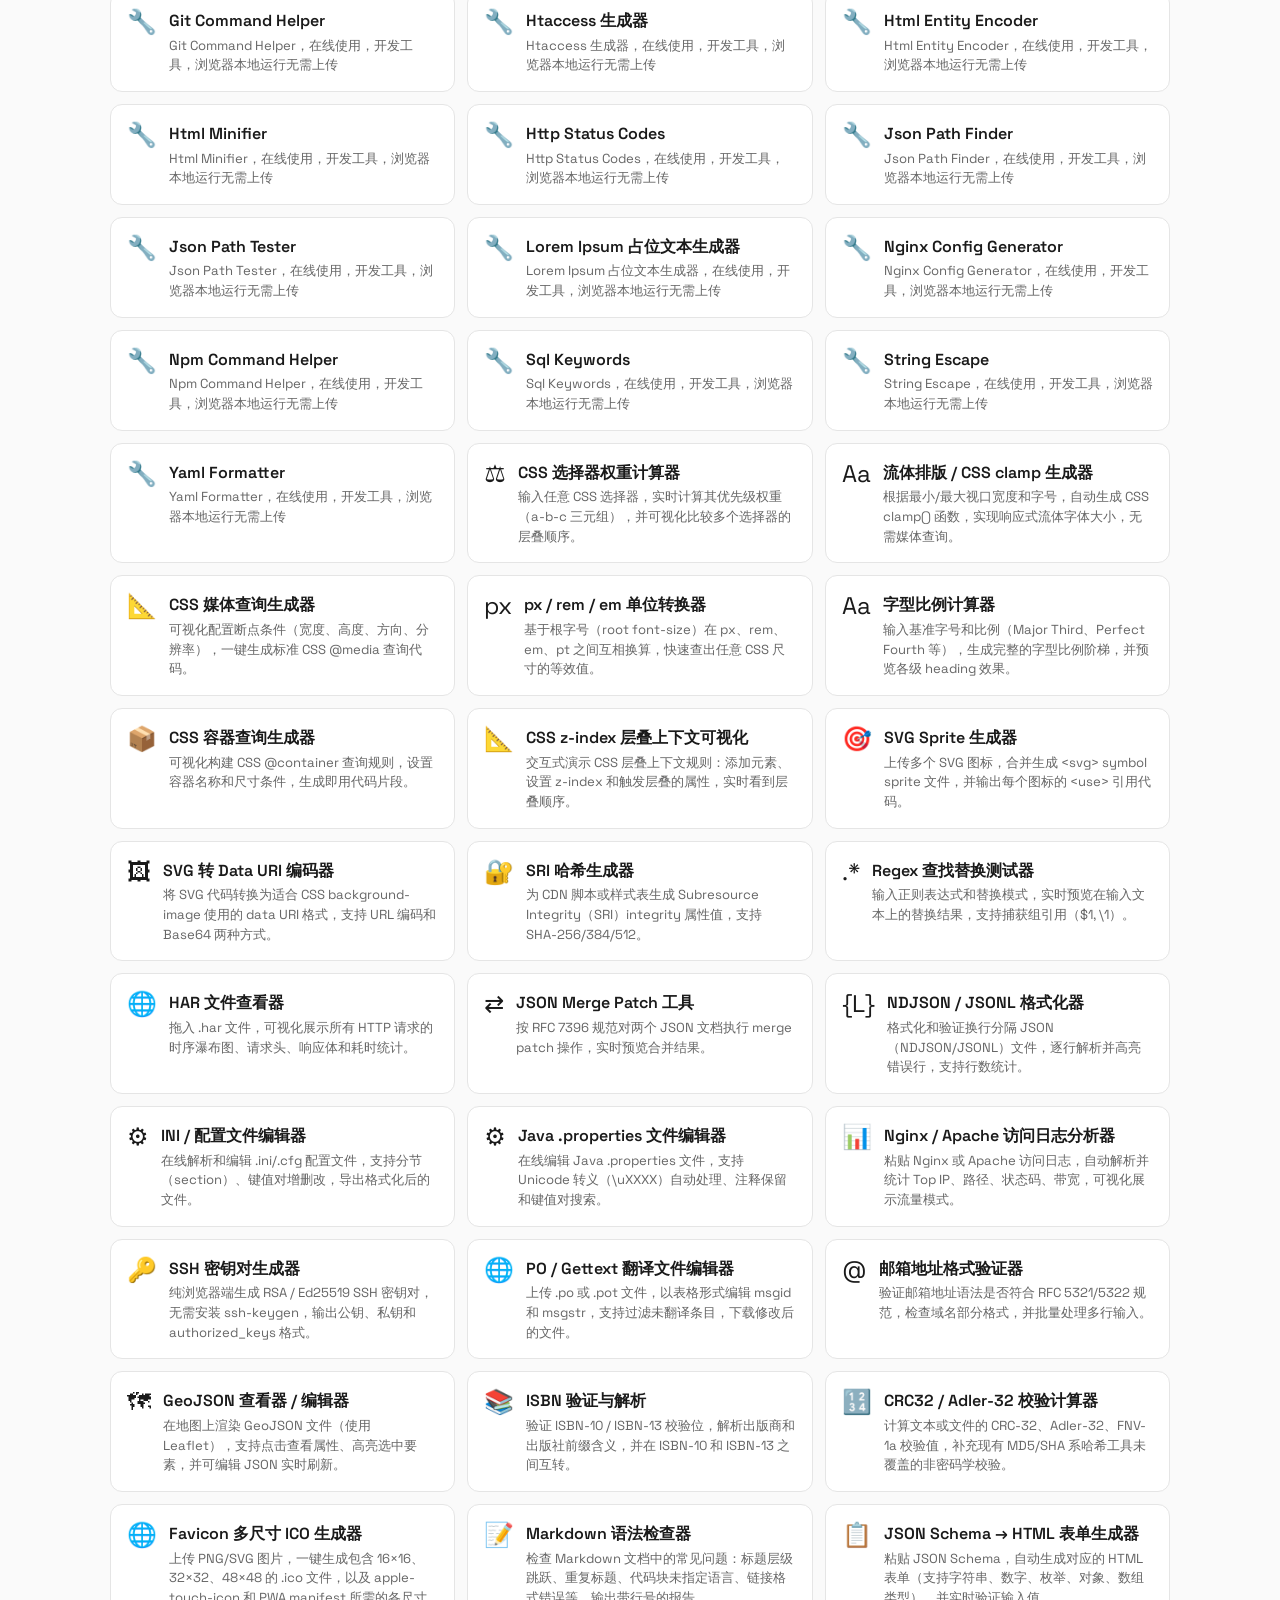
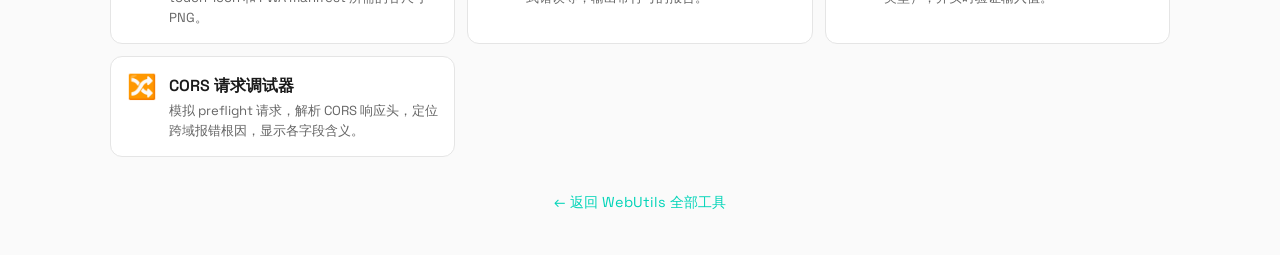
<file: html-tools/tools/dev/index.html>
<!doctype html>
<html lang="zh-CN">
  <head>
    <meta charset="utf-8" />
    <meta name="viewport" content="width=device-width, initial-scale=1.0, viewport-fit=cover" />
    <title>开发工具 - 在线工具合集（205个）| WebUtils</title>
    <meta
      name="description"
      content="面向程序员的在线开发工具集合，涵盖 JSON、Base64、正则、JWT、哈希、编码转换等高频需求。所有处理在浏览器本地完成，无需安装、不上传数据。"
    />
    <meta name="keywords" content="开发工具,在线工具,免费工具,开发工具大全" />
    <meta name="author" content="WebUtils" />
    <meta name="robots" content="index, follow" />
    <link rel="canonical" href="https://tools.realtime-ai.chat/tools/dev/index.html" />
    <meta property="og:title" content="开发工具 - 在线工具合集（205个）| WebUtils" />
    <meta
      property="og:description"
      content="面向程序员的在线开发工具集合，涵盖 JSON、Base64、正则、JWT、哈希、编码转换等高频需求。所有处理在浏览器本地完成，无需安装、不上传数据。"
    />
    <meta property="og:type" content="website" />
    <meta property="og:url" content="https://tools.realtime-ai.chat/tools/dev/index.html" />
    <meta property="og:site_name" content="WebUtils" />
    <meta property="og:locale" content="zh_CN" />
    <meta property="og:image" content="https://tools.realtime-ai.chat/social-preview.png" />
    <meta name="twitter:card" content="summary" />
    <meta name="twitter:title" content="开发工具 - 在线工具合集（205个）| WebUtils" />
    <meta
      name="twitter:description"
      content="面向程序员的在线开发工具集合，涵盖 JSON、Base64、正则、JWT、哈希、编码转换等高频需求。所有处理在浏览器本地完成，无需安装、不上传数据。"
    />
    <meta name="twitter:image" content="https://tools.realtime-ai.chat/social-preview.png" />
    <script type="application/ld+json">
      {
        "@context": "https://schema.org",
        "@type": "BreadcrumbList",
        "itemListElement": [
          {
            "@type": "ListItem",
            "position": 1,
            "name": "首页",
            "item": "https://tools.realtime-ai.chat/"
          },
          {
            "@type": "ListItem",
            "position": 2,
            "name": "开发工具",
            "item": "https://tools.realtime-ai.chat/tools/dev/index.html"
          }
        ]
      }
    </script>
    <script type="application/ld+json">
      {
        "@context": "https://schema.org",
        "@type": "CollectionPage",
        "name": "开发工具 - 在线工具合集（205个）| WebUtils",
        "description": "面向程序员的在线开发工具集合，涵盖 JSON、Base64、正则、JWT、哈希、编码转换等高频需求。所有处理在浏览器本地完成，无需安装、不上传数据。",
        "url": "https://tools.realtime-ai.chat/tools/dev/index.html",
        "mainEntity": {
          "@type": "ItemList",
          "numberOfItems": 205,
          "itemListElement": [
            {
              "@type": "ListItem",
              "position": 1,
              "name": "缓动函数可视化",
              "url": "https://tools.realtime-ai.chat/tools/dev/easing-visualizer.html"
            },
            {
              "@type": "ListItem",
              "position": 2,
              "name": "API 响应模拟器",
              "url": "https://tools.realtime-ai.chat/tools/dev/api-mock.html"
            },
            {
              "@type": "ListItem",
              "position": 3,
              "name": "箭头符号生成器",
              "url": "https://tools.realtime-ai.chat/tools/dev/arrow-generator.html"
            },
            {
              "@type": "ListItem",
              "position": 4,
              "name": "ASCII 艺术",
              "url": "https://tools.realtime-ai.chat/tools/dev/ascii-art.html"
            },
            {
              "@type": "ListItem",
              "position": 5,
              "name": "ASCII 码表",
              "url": "https://tools.realtime-ai.chat/tools/dev/ascii-table.html"
            },
            {
              "@type": "ListItem",
              "position": 6,
              "name": "Base64 编解码",
              "url": "https://tools.realtime-ai.chat/tools/dev/base64.html"
            },
            {
              "@type": "ListItem",
              "position": 7,
              "name": "Basic Auth 生成器",
              "url": "https://tools.realtime-ai.chat/tools/dev/basic-auth-generator.html"
            },
            {
              "@type": "ListItem",
              "position": 8,
              "name": "Box Shadow 生成器",
              "url": "https://tools.realtime-ai.chat/tools/dev/box-shadow.html"
            },
            {
              "@type": "ListItem",
              "position": 9,
              "name": "浏览器存储查看器",
              "url": "https://tools.realtime-ai.chat/tools/dev/browser-storage-viewer.html"
            },
            {
              "@type": "ListItem",
              "position": 10,
              "name": "CHANGELOG 生成器",
              "url": "https://tools.realtime-ai.chat/tools/dev/changelog-gen.html"
            },
            {
              "@type": "ListItem",
              "position": 11,
              "name": "字符集转换器",
              "url": "https://tools.realtime-ai.chat/tools/dev/charset-converter.html"
            },
            {
              "@type": "ListItem",
              "position": 12,
              "name": "Chmod 计算器",
              "url": "https://tools.realtime-ai.chat/tools/dev/chmod-calculator.html"
            },
            {
              "@type": "ListItem",
              "position": 13,
              "name": "剪贴板查看器",
              "url": "https://tools.realtime-ai.chat/tools/dev/clipboard-viewer.html"
            },
            {
              "@type": "ListItem",
              "position": 14,
              "name": "代码对比工具",
              "url": "https://tools.realtime-ai.chat/tools/dev/code-diff.html"
            },
            {
              "@type": "ListItem",
              "position": 15,
              "name": "代码统计器",
              "url": "https://tools.realtime-ai.chat/tools/dev/code-stats.html"
            },
            {
              "@type": "ListItem",
              "position": 16,
              "name": "色盲模拟器",
              "url": "https://tools.realtime-ai.chat/tools/dev/color-blindness.html"
            },
            {
              "@type": "ListItem",
              "position": 17,
              "name": "颜色转换器",
              "url": "https://tools.realtime-ai.chat/tools/dev/color-converter.html"
            },
            {
              "@type": "ListItem",
              "position": 18,
              "name": "颜色混合器",
              "url": "https://tools.realtime-ai.chat/tools/dev/color-mixer.html"
            },
            {
              "@type": "ListItem",
              "position": 19,
              "name": "颜色命名查询",
              "url": "https://tools.realtime-ai.chat/tools/dev/color-names.html"
            },
            {
              "@type": "ListItem",
              "position": 20,
              "name": "调色板生成器",
              "url": "https://tools.realtime-ai.chat/tools/dev/color-palette-generator.html"
            },
            {
              "@type": "ListItem",
              "position": 21,
              "name": "配色方案生成器",
              "url": "https://tools.realtime-ai.chat/tools/dev/color-palette.html"
            },
            {
              "@type": "ListItem",
              "position": 22,
              "name": "颜色对比度检查器",
              "url": "https://tools.realtime-ai.chat/tools/dev/contrast-checker.html"
            },
            {
              "@type": "ListItem",
              "position": 23,
              "name": "Cron 生成器",
              "url": "https://tools.realtime-ai.chat/tools/dev/cron-generator.html"
            },
            {
              "@type": "ListItem",
              "position": 24,
              "name": "Cron 表达式解析器",
              "url": "https://tools.realtime-ai.chat/tools/dev/cron-parser.html"
            },
            {
              "@type": "ListItem",
              "position": 25,
              "name": "Crontab 生成器",
              "url": "https://tools.realtime-ai.chat/tools/dev/crontab-generator.html"
            },
            {
              "@type": "ListItem",
              "position": 26,
              "name": "CSS 动画生成器",
              "url": "https://tools.realtime-ai.chat/tools/dev/css-animation-generator.html"
            },
            {
              "@type": "ListItem",
              "position": 27,
              "name": "Border Radius 生成器",
              "url": "https://tools.realtime-ai.chat/tools/dev/css-border-radius.html"
            },
            {
              "@type": "ListItem",
              "position": 28,
              "name": "CSS 盒子阴影生成器",
              "url": "https://tools.realtime-ai.chat/tools/dev/css-box-shadow.html"
            },
            {
              "@type": "ListItem",
              "position": 29,
              "name": "CSS Clip-path 生成器",
              "url": "https://tools.realtime-ai.chat/tools/dev/css-clip-path.html"
            },
            {
              "@type": "ListItem",
              "position": 30,
              "name": "CSS Filter 生成器",
              "url": "https://tools.realtime-ai.chat/tools/dev/css-filter-generator.html"
            },
            {
              "@type": "ListItem",
              "position": 31,
              "name": "CSS 滤镜生成器",
              "url": "https://tools.realtime-ai.chat/tools/dev/css-filter.html"
            },
            {
              "@type": "ListItem",
              "position": 32,
              "name": "CSS 格式化",
              "url": "https://tools.realtime-ai.chat/tools/dev/css-formatter.html"
            },
            {
              "@type": "ListItem",
              "position": 33,
              "name": "CSS Grid 生成器 | 在线工具",
              "url": "https://tools.realtime-ai.chat/tools/dev/css-grid-generator.html"
            },
            {
              "@type": "ListItem",
              "position": 34,
              "name": "CSS Grid 生成器",
              "url": "https://tools.realtime-ai.chat/tools/dev/css-grid.html"
            },
            {
              "@type": "ListItem",
              "position": 35,
              "name": "CSS 压缩/美化工具",
              "url": "https://tools.realtime-ai.chat/tools/dev/css-minifier.html"
            },
            {
              "@type": "ListItem",
              "position": 36,
              "name": "CSS 选择器测试器",
              "url": "https://tools.realtime-ai.chat/tools/dev/css-selector-test.html"
            },
            {
              "@type": "ListItem",
              "position": 37,
              "name": "CSS雪碧图生成器",
              "url": "https://tools.realtime-ai.chat/tools/dev/css-sprites.html"
            },
            {
              "@type": "ListItem",
              "position": 38,
              "name": "CSS Text Shadow 生成器",
              "url": "https://tools.realtime-ai.chat/tools/dev/css-text-shadow.html"
            },
            {
              "@type": "ListItem",
              "position": 39,
              "name": "CSS Transform 生成器",
              "url": "https://tools.realtime-ai.chat/tools/dev/css-transform.html"
            },
            {
              "@type": "ListItem",
              "position": 40,
              "name": "CSS 单位转换器",
              "url": "https://tools.realtime-ai.chat/tools/dev/css-unit-converter.html"
            },
            {
              "@type": "ListItem",
              "position": 41,
              "name": "Cubic Bezier 编辑器",
              "url": "https://tools.realtime-ai.chat/tools/dev/cubic-bezier.html"
            },
            {
              "@type": "ListItem",
              "position": 42,
              "name": "cURL 转换器",
              "url": "https://tools.realtime-ai.chat/tools/dev/curl-converter.html"
            },
            {
              "@type": "ListItem",
              "position": 43,
              "name": "Git Diff 查看器",
              "url": "https://tools.realtime-ai.chat/tools/dev/diff-viewer.html"
            },
            {
              "@type": "ListItem",
              "position": 44,
              "name": "Docker Compose 生成器",
              "url": "https://tools.realtime-ai.chat/tools/dev/docker-compose-gen.html"
            },
            {
              "@type": "ListItem",
              "position": 45,
              "name": "Docker Compose 生成器 | 在线工具",
              "url": "https://tools.realtime-ai.chat/tools/dev/docker-compose-generator.html"
            },
            {
              "@type": "ListItem",
              "position": 46,
              "name": "Dockerfile 生成器",
              "url": "https://tools.realtime-ai.chat/tools/dev/dockerfile-generator.html"
            },
            {
              "@type": "ListItem",
              "position": 47,
              "name": "editorconfig 生成器",
              "url": "https://tools.realtime-ai.chat/tools/dev/editorconfig-gen.html"
            },
            {
              "@type": "ListItem",
              "position": 48,
              "name": "Emoji 选择器",
              "url": "https://tools.realtime-ai.chat/tools/dev/emoji-picker.html"
            },
            {
              "@type": "ListItem",
              "position": 49,
              "name": ".env 文件编辑器",
              "url": "https://tools.realtime-ai.chat/tools/dev/env-editor.html"
            },
            {
              "@type": "ListItem",
              "position": 50,
              "name": "Excel 预览器",
              "url": "https://tools.realtime-ai.chat/tools/dev/excel-viewer.html"
            },
            {
              "@type": "ListItem",
              "position": 51,
              "name": "Favicon 检测器",
              "url": "https://tools.realtime-ai.chat/tools/dev/favicon-checker.html"
            },
            {
              "@type": "ListItem",
              "position": 52,
              "name": "Flexbox 可视化编辑器",
              "url": "https://tools.realtime-ai.chat/tools/dev/flexbox-playground.html"
            },
            {
              "@type": "ListItem",
              "position": 53,
              "name": "Git 命令速查",
              "url": "https://tools.realtime-ai.chat/tools/dev/git-cheatsheet.html"
            },
            {
              "@type": "ListItem",
              "position": 54,
              "name": "GitHub Actions 生成器",
              "url": "https://tools.realtime-ai.chat/tools/dev/github-actions-generator.html"
            },
            {
              "@type": "ListItem",
              "position": 55,
              "name": ".gitignore 生成器",
              "url": "https://tools.realtime-ai.chat/tools/dev/gitignore-generator.html"
            },
            {
              "@type": "ListItem",
              "position": 56,
              "name": "Glassmorphism 生成器",
              "url": "https://tools.realtime-ai.chat/tools/dev/glassmorphism.html"
            },
            {
              "@type": "ListItem",
              "position": 57,
              "name": "Glob 模式测试",
              "url": "https://tools.realtime-ai.chat/tools/dev/glob-tester.html"
            },
            {
              "@type": "ListItem",
              "position": 58,
              "name": "GraphQL 查询构建器",
              "url": "https://tools.realtime-ai.chat/tools/dev/graphql-builder.html"
            },
            {
              "@type": "ListItem",
              "position": 59,
              "name": "GraphQL Playground",
              "url": "https://tools.realtime-ai.chat/tools/dev/graphql-playground.html"
            },
            {
              "@type": "ListItem",
              "position": 60,
              "name": "Hash 生成器",
              "url": "https://tools.realtime-ai.chat/tools/dev/hash-generator.html"
            },
            {
              "@type": "ListItem",
              "position": 61,
              "name": "Hex 查看器",
              "url": "https://tools.realtime-ai.chat/tools/dev/hex-viewer.html"
            },
            {
              "@type": "ListItem",
              "position": 62,
              "name": "HMAC 生成器",
              "url": "https://tools.realtime-ai.chat/tools/dev/hmac-generator.html"
            },
            {
              "@type": "ListItem",
              "position": 63,
              "name": "htaccess转Nginx",
              "url": "https://tools.realtime-ai.chat/tools/dev/htaccess-nginx.html"
            },
            {
              "@type": "ListItem",
              "position": 64,
              "name": "HTML 实体参考",
              "url": "https://tools.realtime-ai.chat/tools/dev/html-entities.html"
            },
            {
              "@type": "ListItem",
              "position": 65,
              "name": "HTML 实体编解码",
              "url": "https://tools.realtime-ai.chat/tools/dev/html-entity.html"
            },
            {
              "@type": "ListItem",
              "position": 66,
              "name": "HTML 格式化",
              "url": "https://tools.realtime-ai.chat/tools/dev/html-formatter.html"
            },
            {
              "@type": "ListItem",
              "position": 67,
              "name": "HTML 压缩",
              "url": "https://tools.realtime-ai.chat/tools/dev/html-minify.html"
            },
            {
              "@type": "ListItem",
              "position": 68,
              "name": "HTML 实时预览",
              "url": "https://tools.realtime-ai.chat/tools/dev/html-preview.html"
            },
            {
              "@type": "ListItem",
              "position": 69,
              "name": "HTML 表格生成器",
              "url": "https://tools.realtime-ai.chat/tools/dev/html-table-generator.html"
            },
            {
              "@type": "ListItem",
              "position": 70,
              "name": "HTML 模板生成器",
              "url": "https://tools.realtime-ai.chat/tools/dev/html-template.html"
            },
            {
              "@type": "ListItem",
              "position": 71,
              "name": "HTML 转 JSX/React 转换器",
              "url": "https://tools.realtime-ai.chat/tools/dev/html-to-jsx.html"
            },
            {
              "@type": "ListItem",
              "position": 72,
              "name": "HTTP 状态码参考",
              "url": "https://tools.realtime-ai.chat/tools/dev/http-status.html"
            },
            {
              "@type": "ListItem",
              "position": 73,
              "name": "i18n Key 生成器",
              "url": "https://tools.realtime-ai.chat/tools/dev/i18n-key-generator.html"
            },
            {
              "@type": "ListItem",
              "position": 74,
              "name": "IP 地址转换器",
              "url": "https://tools.realtime-ai.chat/tools/dev/ip-converter.html"
            },
            {
              "@type": "ListItem",
              "position": 75,
              "name": "JavaScript AST查看器",
              "url": "https://tools.realtime-ai.chat/tools/dev/js-ast-viewer.html"
            },
            {
              "@type": "ListItem",
              "position": 76,
              "name": "JavaScript 格式化",
              "url": "https://tools.realtime-ai.chat/tools/dev/js-formatter.html"
            },
            {
              "@type": "ListItem",
              "position": 77,
              "name": "JavaScript 代码压缩器",
              "url": "https://tools.realtime-ai.chat/tools/dev/js-minifier.html"
            },
            {
              "@type": "ListItem",
              "position": 78,
              "name": "JavaScript 压缩",
              "url": "https://tools.realtime-ai.chat/tools/dev/js-minify.html"
            },
            {
              "@type": "ListItem",
              "position": 79,
              "name": "JS代码混淆",
              "url": "https://tools.realtime-ai.chat/tools/dev/js-obfuscator.html"
            },
            {
              "@type": "ListItem",
              "position": 80,
              "name": "JavaScript 在线运行",
              "url": "https://tools.realtime-ai.chat/tools/dev/js-playground.html"
            },
            {
              "@type": "ListItem",
              "position": 81,
              "name": "JSON Diff 对比",
              "url": "https://tools.realtime-ai.chat/tools/dev/json-diff.html"
            },
            {
              "@type": "ListItem",
              "position": 82,
              "name": "JSON 格式化",
              "url": "https://tools.realtime-ai.chat/tools/dev/json-formatter.html"
            },
            {
              "@type": "ListItem",
              "position": 83,
              "name": "JSON 压缩和美化器",
              "url": "https://tools.realtime-ai.chat/tools/dev/json-minifier.html"
            },
            {
              "@type": "ListItem",
              "position": 84,
              "name": "JSON 压缩",
              "url": "https://tools.realtime-ai.chat/tools/dev/json-minify.html"
            },
            {
              "@type": "ListItem",
              "position": 85,
              "name": "JSON 路径编辑器",
              "url": "https://tools.realtime-ai.chat/tools/dev/json-path-editor.html"
            },
            {
              "@type": "ListItem",
              "position": 86,
              "name": "JSON Schema 验证器",
              "url": "https://tools.realtime-ai.chat/tools/dev/json-schema-validator.html"
            },
            {
              "@type": "ListItem",
              "position": 87,
              "name": "JSON 转 Go Struct",
              "url": "https://tools.realtime-ai.chat/tools/dev/json-to-go.html"
            },
            {
              "@type": "ListItem",
              "position": 88,
              "name": "JSON 转 SQL",
              "url": "https://tools.realtime-ai.chat/tools/dev/json-to-sql.html"
            },
            {
              "@type": "ListItem",
              "position": 89,
              "name": "JSON 转 TypeScript",
              "url": "https://tools.realtime-ai.chat/tools/dev/json-to-typescript.html"
            },
            {
              "@type": "ListItem",
              "position": 90,
              "name": "JSON 树形查看器",
              "url": "https://tools.realtime-ai.chat/tools/dev/json-tree.html"
            },
            {
              "@type": "ListItem",
              "position": 91,
              "name": "JSON → TypeScript 类型生成",
              "url": "https://tools.realtime-ai.chat/tools/dev/json-typescript.html"
            },
            {
              "@type": "ListItem",
              "position": 92,
              "name": "JSON-YAML 转换",
              "url": "https://tools.realtime-ai.chat/tools/dev/json-yaml.html"
            },
            {
              "@type": "ListItem",
              "position": 93,
              "name": "JSONPath 查询",
              "url": "https://tools.realtime-ai.chat/tools/dev/jsonpath-query.html"
            },
            {
              "@type": "ListItem",
              "position": 94,
              "name": "JSONPath 测试器",
              "url": "https://tools.realtime-ai.chat/tools/dev/jsonpath-tester.html"
            },
            {
              "@type": "ListItem",
              "position": 95,
              "name": "JWT 解码器",
              "url": "https://tools.realtime-ai.chat/tools/dev/jwt-decoder.html"
            },
            {
              "@type": "ListItem",
              "position": 96,
              "name": "键盘测试器",
              "url": "https://tools.realtime-ai.chat/tools/dev/keyboard-tester.html"
            },
            {
              "@type": "ListItem",
              "position": 97,
              "name": "Keycode 查看器",
              "url": "https://tools.realtime-ai.chat/tools/dev/keycode.html"
            },
            {
              "@type": "ListItem",
              "position": 98,
              "name": "License 生成器",
              "url": "https://tools.realtime-ai.chat/tools/dev/license-generator.html"
            },
            {
              "@type": "ListItem",
              "position": 99,
              "name": "Markdown 转 HTML 转换器",
              "url": "https://tools.realtime-ai.chat/tools/dev/markdown-to-html.html"
            },
            {
              "@type": "ListItem",
              "position": 100,
              "name": "数学符号大全",
              "url": "https://tools.realtime-ai.chat/tools/dev/math-symbols.html"
            },
            {
              "@type": "ListItem",
              "position": 101,
              "name": "Viewport Meta 生成器",
              "url": "https://tools.realtime-ai.chat/tools/dev/meta-viewport.html"
            },
            {
              "@type": "ListItem",
              "position": 102,
              "name": "MIME 类型查询",
              "url": "https://tools.realtime-ai.chat/tools/dev/mime-lookup.html"
            },
            {
              "@type": "ListItem",
              "position": 103,
              "name": "Neumorphism 生成器",
              "url": "https://tools.realtime-ai.chat/tools/dev/neumorphism.html"
            },
            {
              "@type": "ListItem",
              "position": 104,
              "name": "Nginx 配置生成器",
              "url": "https://tools.realtime-ai.chat/tools/dev/nginx-config.html"
            },
            {
              "@type": "ListItem",
              "position": 105,
              "name": "Nginx 配置生成器 | 在线工具",
              "url": "https://tools.realtime-ai.chat/tools/dev/nginx-generator.html"
            },
            {
              "@type": "ListItem",
              "position": 106,
              "name": "OpenAPI/Swagger查看器",
              "url": "https://tools.realtime-ai.chat/tools/dev/openapi-viewer.html"
            },
            {
              "@type": "ListItem",
              "position": 107,
              "name": "OTP 验证码生成器",
              "url": "https://tools.realtime-ai.chat/tools/dev/otp-generator.html"
            },
            {
              "@type": "ListItem",
              "position": 108,
              "name": "package.json编辑器",
              "url": "https://tools.realtime-ai.chat/tools/dev/package-json-editor.html"
            },
            {
              "@type": "ListItem",
              "position": 109,
              "name": "package.json 生成器",
              "url": "https://tools.realtime-ai.chat/tools/dev/package-json-gen.html"
            },
            {
              "@type": "ListItem",
              "position": 110,
              "name": "Protobuf 解码器",
              "url": "https://tools.realtime-ai.chat/tools/dev/protobuf-decoder.html"
            },
            {
              "@type": "ListItem",
              "position": 111,
              "name": "Punycode 转换器",
              "url": "https://tools.realtime-ai.chat/tools/dev/punycode.html"
            },
            {
              "@type": "ListItem",
              "position": 112,
              "name": "README 生成器",
              "url": "https://tools.realtime-ai.chat/tools/dev/readme-generator.html"
            },
            {
              "@type": "ListItem",
              "position": 113,
              "name": "README.md 实时预览器",
              "url": "https://tools.realtime-ai.chat/tools/dev/readme-preview.html"
            },
            {
              "@type": "ListItem",
              "position": 114,
              "name": "正则表达式速查",
              "url": "https://tools.realtime-ai.chat/tools/dev/regex-cheatsheet.html"
            },
            {
              "@type": "ListItem",
              "position": 115,
              "name": "正则可视化解释器",
              "url": "https://tools.realtime-ai.chat/tools/dev/regex-explainer.html"
            },
            {
              "@type": "ListItem",
              "position": 116,
              "name": "正则表达式生成器",
              "url": "https://tools.realtime-ai.chat/tools/dev/regex-generator.html"
            },
            {
              "@type": "ListItem",
              "position": 117,
              "name": "正则测试器",
              "url": "https://tools.realtime-ai.chat/tools/dev/regex-tester.html"
            },
            {
              "@type": "ListItem",
              "position": 118,
              "name": "正则表达式可视化器",
              "url": "https://tools.realtime-ai.chat/tools/dev/regex-visualizer.html"
            },
            {
              "@type": "ListItem",
              "position": 119,
              "name": "响应式预览",
              "url": "https://tools.realtime-ai.chat/tools/dev/responsive-preview.html"
            },
            {
              "@type": "ListItem",
              "position": 120,
              "name": "RSA 密钥对生成器",
              "url": "https://tools.realtime-ai.chat/tools/dev/rsa-keygen.html"
            },
            {
              "@type": "ListItem",
              "position": 121,
              "name": "Semver 比较器",
              "url": "https://tools.realtime-ai.chat/tools/dev/semver-compare.html"
            },
            {
              "@type": "ListItem",
              "position": 122,
              "name": "快捷键速查表",
              "url": "https://tools.realtime-ai.chat/tools/dev/shortcuts-cheatsheet.html"
            },
            {
              "@type": "ListItem",
              "position": 123,
              "name": "Slug 生成器",
              "url": "https://tools.realtime-ai.chat/tools/dev/slug-generator.html"
            },
            {
              "@type": "ListItem",
              "position": 124,
              "name": "SQL 转换器",
              "url": "https://tools.realtime-ai.chat/tools/dev/sql-converter.html"
            },
            {
              "@type": "ListItem",
              "position": 125,
              "name": "SQL 格式化",
              "url": "https://tools.realtime-ai.chat/tools/dev/sql-formatter.html"
            },
            {
              "@type": "ListItem",
              "position": 126,
              "name": "SQL在线执行器",
              "url": "https://tools.realtime-ai.chat/tools/dev/sql-playground.html"
            },
            {
              "@type": "ListItem",
              "position": 127,
              "name": "SQL 转 MongoDB 查询",
              "url": "https://tools.realtime-ai.chat/tools/dev/sql-to-mongo.html"
            },
            {
              "@type": "ListItem",
              "position": 128,
              "name": "SSE测试客户端",
              "url": "https://tools.realtime-ai.chat/tools/dev/sse-test.html"
            },
            {
              "@type": "ListItem",
              "position": 129,
              "name": "字符串拼接器",
              "url": "https://tools.realtime-ai.chat/tools/dev/string-builder.html"
            },
            {
              "@type": "ListItem",
              "position": 130,
              "name": "SVG优化器",
              "url": "https://tools.realtime-ai.chat/tools/dev/svg-optimizer.html"
            },
            {
              "@type": "ListItem",
              "position": 131,
              "name": "SVG 路径编辑器",
              "url": "https://tools.realtime-ai.chat/tools/dev/svg-path-editor.html"
            },
            {
              "@type": "ListItem",
              "position": 132,
              "name": "特殊符号大全",
              "url": "https://tools.realtime-ai.chat/tools/dev/symbols-table.html"
            },
            {
              "@type": "ListItem",
              "position": 133,
              "name": "表格线生成器",
              "url": "https://tools.realtime-ai.chat/tools/dev/table-border.html"
            },
            {
              "@type": "ListItem",
              "position": 134,
              "name": "Tailwind CSS 配置生成器",
              "url": "https://tools.realtime-ai.chat/tools/dev/tailwind-config-generator.html"
            },
            {
              "@type": "ListItem",
              "position": 135,
              "name": "Tailwind CSS 查询器",
              "url": "https://tools.realtime-ai.chat/tools/dev/tailwind-lookup.html"
            },
            {
              "@type": "ListItem",
              "position": 136,
              "name": "TOML/YAML/JSON 转换器",
              "url": "https://tools.realtime-ai.chat/tools/dev/toml-yaml-json.html"
            },
            {
              "@type": "ListItem",
              "position": 137,
              "name": "tsconfig编辑器",
              "url": "https://tools.realtime-ai.chat/tools/dev/tsconfig-editor.html"
            },
            {
              "@type": "ListItem",
              "position": 138,
              "name": "Unicode 转换器",
              "url": "https://tools.realtime-ai.chat/tools/dev/unicode-converter.html"
            },
            {
              "@type": "ListItem",
              "position": 139,
              "name": "Unicode 查询",
              "url": "https://tools.realtime-ai.chat/tools/dev/unicode-lookup.html"
            },
            {
              "@type": "ListItem",
              "position": 140,
              "name": "URL 编解码",
              "url": "https://tools.realtime-ai.chat/tools/dev/url-codec.html"
            },
            {
              "@type": "ListItem",
              "position": 141,
              "name": "URL 解析器",
              "url": "https://tools.realtime-ai.chat/tools/dev/url-parser.html"
            },
            {
              "@type": "ListItem",
              "position": 142,
              "name": "Webhook测试器",
              "url": "https://tools.realtime-ai.chat/tools/dev/webhook-tester.html"
            },
            {
              "@type": "ListItem",
              "position": 143,
              "name": "WebSocket测试客户端",
              "url": "https://tools.realtime-ai.chat/tools/dev/websocket-test.html"
            },
            {
              "@type": "ListItem",
              "position": 144,
              "name": "XML 格式化",
              "url": "https://tools.realtime-ai.chat/tools/dev/xml-formatter.html"
            },
            {
              "@type": "ListItem",
              "position": 145,
              "name": "XML ⇄ JSON 转换",
              "url": "https://tools.realtime-ai.chat/tools/dev/xml-json.html"
            },
            {
              "@type": "ListItem",
              "position": 146,
              "name": "XPath 测试器",
              "url": "https://tools.realtime-ai.chat/tools/dev/xpath-tester.html"
            },
            {
              "@type": "ListItem",
              "position": 147,
              "name": "代码截图美化",
              "url": "https://tools.realtime-ai.chat/tools/dev/code-screenshot.html"
            },
            {
              "@type": "ListItem",
              "position": 148,
              "name": "数据图表生成器",
              "url": "https://tools.realtime-ai.chat/tools/dev/chart-generator.html"
            },
            {
              "@type": "ListItem",
              "position": 149,
              "name": "CSS 渐变生成器",
              "url": "https://tools.realtime-ai.chat/tools/dev/gradient-generator.html"
            },
            {
              "@type": "ListItem",
              "position": 150,
              "name": "HTTP 请求测试",
              "url": "https://tools.realtime-ai.chat/tools/dev/http-client.html"
            },
            {
              "@type": "ListItem",
              "position": 151,
              "name": "JSON Schema 生成器",
              "url": "https://tools.realtime-ai.chat/tools/dev/json-schema-generator.html"
            },
            {
              "@type": "ListItem",
              "position": 152,
              "name": "进制转换器",
              "url": "https://tools.realtime-ai.chat/tools/dev/number-base.html"
            },
            {
              "@type": "ListItem",
              "position": 153,
              "name": "文本差异比较",
              "url": "https://tools.realtime-ai.chat/tools/dev/diff-checker.html"
            },
            {
              "@type": "ListItem",
              "position": 154,
              "name": "键盘码查询",
              "url": "https://tools.realtime-ai.chat/tools/dev/keyboard-codes.html"
            },
            {
              "@type": "ListItem",
              "position": 155,
              "name": "URL编码",
              "url": "https://tools.realtime-ai.chat/tools/dev/url-encoder.html"
            },
            {
              "@type": "ListItem",
              "position": 156,
              "name": "Markdown预览",
              "url": "https://tools.realtime-ai.chat/tools/dev/markdown-preview.html"
            },
            {
              "@type": "ListItem",
              "position": 157,
              "name": "表格生成器",
              "url": "https://tools.realtime-ai.chat/tools/dev/table-generator.html"
            },
            {
              "@type": "ListItem",
              "position": 158,
              "name": "Api Tester",
              "url": "https://tools.realtime-ai.chat/tools/dev/api-tester.html"
            },
            {
              "@type": "ListItem",
              "position": 159,
              "name": "Css Animation",
              "url": "https://tools.realtime-ai.chat/tools/dev/css-animation.html"
            },
            {
              "@type": "ListItem",
              "position": 160,
              "name": "Css Flexbox",
              "url": "https://tools.realtime-ai.chat/tools/dev/css-flexbox.html"
            },
            {
              "@type": "ListItem",
              "position": 161,
              "name": "Css Gradient Generator",
              "url": "https://tools.realtime-ai.chat/tools/dev/css-gradient-generator.html"
            },
            {
              "@type": "ListItem",
              "position": 162,
              "name": "Curl Builder",
              "url": "https://tools.realtime-ai.chat/tools/dev/curl-builder.html"
            },
            {
              "@type": "ListItem",
              "position": 163,
              "name": "Docker Command Builder",
              "url": "https://tools.realtime-ai.chat/tools/dev/docker-command-builder.html"
            },
            {
              "@type": "ListItem",
              "position": 164,
              "name": "Env Generator",
              "url": "https://tools.realtime-ai.chat/tools/dev/env-generator.html"
            },
            {
              "@type": "ListItem",
              "position": 165,
              "name": "Git Command Builder",
              "url": "https://tools.realtime-ai.chat/tools/dev/git-command-builder.html"
            },
            {
              "@type": "ListItem",
              "position": 166,
              "name": "Git Command Helper",
              "url": "https://tools.realtime-ai.chat/tools/dev/git-command-helper.html"
            },
            {
              "@type": "ListItem",
              "position": 167,
              "name": "Htaccess 生成器",
              "url": "https://tools.realtime-ai.chat/tools/dev/htaccess-generator.html"
            },
            {
              "@type": "ListItem",
              "position": 168,
              "name": "Html Entity Encoder",
              "url": "https://tools.realtime-ai.chat/tools/dev/html-entity-encoder.html"
            },
            {
              "@type": "ListItem",
              "position": 169,
              "name": "Html Minifier",
              "url": "https://tools.realtime-ai.chat/tools/dev/html-minifier.html"
            },
            {
              "@type": "ListItem",
              "position": 170,
              "name": "Http Status Codes",
              "url": "https://tools.realtime-ai.chat/tools/dev/http-status-codes.html"
            },
            {
              "@type": "ListItem",
              "position": 171,
              "name": "Json Path Finder",
              "url": "https://tools.realtime-ai.chat/tools/dev/json-path-finder.html"
            },
            {
              "@type": "ListItem",
              "position": 172,
              "name": "Json Path Tester",
              "url": "https://tools.realtime-ai.chat/tools/dev/json-path-tester.html"
            },
            {
              "@type": "ListItem",
              "position": 173,
              "name": "Lorem Ipsum 占位文本生成器",
              "url": "https://tools.realtime-ai.chat/tools/dev/lorem-ipsum.html"
            },
            {
              "@type": "ListItem",
              "position": 174,
              "name": "Nginx Config Generator",
              "url": "https://tools.realtime-ai.chat/tools/dev/nginx-config-generator.html"
            },
            {
              "@type": "ListItem",
              "position": 175,
              "name": "Npm Command Helper",
              "url": "https://tools.realtime-ai.chat/tools/dev/npm-command-helper.html"
            },
            {
              "@type": "ListItem",
              "position": 176,
              "name": "Sql Keywords",
              "url": "https://tools.realtime-ai.chat/tools/dev/sql-keywords.html"
            },
            {
              "@type": "ListItem",
              "position": 177,
              "name": "String Escape",
              "url": "https://tools.realtime-ai.chat/tools/dev/string-escape.html"
            },
            {
              "@type": "ListItem",
              "position": 178,
              "name": "Yaml Formatter",
              "url": "https://tools.realtime-ai.chat/tools/dev/yaml-formatter.html"
            },
            {
              "@type": "ListItem",
              "position": 179,
              "name": "CSS 选择器权重计算器",
              "url": "https://tools.realtime-ai.chat/tools/dev/css-specificity-calculator.html"
            },
            {
              "@type": "ListItem",
              "position": 180,
              "name": "流体排版 / CSS clamp 生成器",
              "url": "https://tools.realtime-ai.chat/tools/dev/fluid-typography-clamp-generator.html"
            },
            {
              "@type": "ListItem",
              "position": 181,
              "name": "CSS 媒体查询生成器",
              "url": "https://tools.realtime-ai.chat/tools/dev/media-query-builder.html"
            },
            {
              "@type": "ListItem",
              "position": 182,
              "name": "px / rem / em 单位转换器",
              "url": "https://tools.realtime-ai.chat/tools/dev/px-rem-em-converter.html"
            },
            {
              "@type": "ListItem",
              "position": 183,
              "name": "字型比例计算器",
              "url": "https://tools.realtime-ai.chat/tools/dev/type-scale-calculator.html"
            },
            {
              "@type": "ListItem",
              "position": 184,
              "name": "CSS 容器查询生成器",
              "url": "https://tools.realtime-ai.chat/tools/dev/css-container-query-builder.html"
            },
            {
              "@type": "ListItem",
              "position": 185,
              "name": "CSS z-index 层叠上下文可视化",
              "url": "https://tools.realtime-ai.chat/tools/dev/css-z-index-stacking-visualizer.html"
            },
            {
              "@type": "ListItem",
              "position": 186,
              "name": "SVG Sprite 生成器",
              "url": "https://tools.realtime-ai.chat/tools/dev/svg-sprite-generator.html"
            },
            {
              "@type": "ListItem",
              "position": 187,
              "name": "SVG 转 Data URI 编码器",
              "url": "https://tools.realtime-ai.chat/tools/dev/svg-to-data-uri.html"
            },
            {
              "@type": "ListItem",
              "position": 188,
              "name": "SRI 哈希生成器",
              "url": "https://tools.realtime-ai.chat/tools/dev/sri-hash-generator.html"
            },
            {
              "@type": "ListItem",
              "position": 189,
              "name": "Regex 查找替换测试器",
              "url": "https://tools.realtime-ai.chat/tools/dev/regex-find-replace-tester.html"
            },
            {
              "@type": "ListItem",
              "position": 190,
              "name": "HAR 文件查看器",
              "url": "https://tools.realtime-ai.chat/tools/dev/har-viewer.html"
            },
            {
              "@type": "ListItem",
              "position": 191,
              "name": "JSON Merge Patch 工具",
              "url": "https://tools.realtime-ai.chat/tools/dev/json-merge-patch.html"
            },
            {
              "@type": "ListItem",
              "position": 192,
              "name": "NDJSON / JSONL 格式化器",
              "url": "https://tools.realtime-ai.chat/tools/dev/ndjson-formatter.html"
            },
            {
              "@type": "ListItem",
              "position": 193,
              "name": "INI / 配置文件编辑器",
              "url": "https://tools.realtime-ai.chat/tools/dev/ini-file-editor.html"
            },
            {
              "@type": "ListItem",
              "position": 194,
              "name": "Java .properties 文件编辑器",
              "url": "https://tools.realtime-ai.chat/tools/dev/java-properties-editor.html"
            },
            {
              "@type": "ListItem",
              "position": 195,
              "name": "Nginx / Apache 访问日志分析器",
              "url": "https://tools.realtime-ai.chat/tools/dev/access-log-analyzer.html"
            },
            {
              "@type": "ListItem",
              "position": 196,
              "name": "SSH 密钥对生成器",
              "url": "https://tools.realtime-ai.chat/tools/dev/ssh-keygen-helper.html"
            },
            {
              "@type": "ListItem",
              "position": 197,
              "name": "PO / Gettext 翻译文件编辑器",
              "url": "https://tools.realtime-ai.chat/tools/dev/po-file-editor.html"
            },
            {
              "@type": "ListItem",
              "position": 198,
              "name": "邮箱地址格式验证器",
              "url": "https://tools.realtime-ai.chat/tools/dev/email-address-validator.html"
            },
            {
              "@type": "ListItem",
              "position": 199,
              "name": "GeoJSON 查看器 / 编辑器",
              "url": "https://tools.realtime-ai.chat/tools/dev/geojson-viewer.html"
            },
            {
              "@type": "ListItem",
              "position": 200,
              "name": "ISBN 验证与解析",
              "url": "https://tools.realtime-ai.chat/tools/dev/isbn-validator.html"
            },
            {
              "@type": "ListItem",
              "position": 201,
              "name": "CRC32 / Adler-32 校验计算器",
              "url": "https://tools.realtime-ai.chat/tools/dev/crc32-checksum-calculator.html"
            },
            {
              "@type": "ListItem",
              "position": 202,
              "name": "Favicon 多尺寸 ICO 生成器",
              "url": "https://tools.realtime-ai.chat/tools/dev/favicon-ico-generator.html"
            },
            {
              "@type": "ListItem",
              "position": 203,
              "name": "Markdown 语法检查器",
              "url": "https://tools.realtime-ai.chat/tools/dev/markdown-linter.html"
            },
            {
              "@type": "ListItem",
              "position": 204,
              "name": "JSON Schema → HTML 表单生成器",
              "url": "https://tools.realtime-ai.chat/tools/dev/json-schema-to-form.html"
            },
            {
              "@type": "ListItem",
              "position": 205,
              "name": "CORS 请求调试器",
              "url": "https://tools.realtime-ai.chat/tools/dev/cors-preflight-debugger.html"
            }
          ]
        }
      }
    </script>
    <link rel="preconnect" href="https://fonts.googleapis.com" />
    <link rel="preconnect" href="https://fonts.gstatic.com" crossorigin />
    <link
      href="https://fonts.googleapis.com/css2?family=Space+Grotesk:wght@400;500;600;700&family=JetBrains+Mono:wght@400;500&display=swap"
      rel="stylesheet"
    />
    <link rel="stylesheet" href="../../assets/css/tool-base.css" />
    <style>
      * {
        box-sizing: border-box;
      }
      body {
        margin: 0;
        background: var(--bg-deep);
        color: var(--text-primary);
        font-family: var(--font-sans);
        -webkit-font-smoothing: antialiased;
      }
      .cat-main {
        max-width: 1100px;
        margin: 0 auto;
        padding: calc(var(--nav-height) + var(--space-6)) var(--space-5) var(--space-10);
      }
      .cat-hero {
        text-align: center;
        margin-bottom: var(--space-8);
      }
      .cat-hero-icon {
        font-size: 3rem;
        line-height: 1;
      }
      .cat-hero h1 {
        font-size: 1.9rem;
        margin: var(--space-3) 0 var(--space-2);
      }
      .cat-intro {
        max-width: 640px;
        margin: 0 auto var(--space-3);
        color: var(--text-secondary);
        line-height: 1.7;
      }
      .cat-meta {
        margin: 0;
        font-family: var(--font-mono);
        font-size: 0.8rem;
        color: var(--text-muted);
      }
      .cat-grid {
        display: grid;
        grid-template-columns: repeat(auto-fill, minmax(260px, 1fr));
        gap: var(--space-3);
      }
      .cat-card {
        display: flex;
        gap: var(--space-3);
        padding: var(--space-4);
        border: 1px solid var(--border-subtle);
        border-radius: var(--radius-lg);
        background: var(--bg-card);
        color: inherit;
        text-decoration: none;
        transition:
          border-color var(--transition),
          transform var(--transition);
      }
      .cat-card:hover {
        border-color: var(--accent-cyan);
        transform: translateY(-2px);
      }
      .cat-card-icon {
        flex-shrink: 0;
        font-size: 1.5rem;
        line-height: 1.2;
      }
      .cat-card-body {
        display: flex;
        flex-direction: column;
        gap: 2px;
        min-width: 0;
      }
      .cat-card-name {
        font-weight: 600;
      }
      .cat-card-desc {
        font-size: 0.82rem;
        line-height: 1.5;
        color: var(--text-secondary);
      }
      .cat-faq {
        margin-top: var(--space-10);
      }
      .cat-faq h2 {
        font-size: 1.1rem;
        margin-bottom: var(--space-3);
      }
      .cat-footer {
        margin-top: var(--space-8);
        text-align: center;
      }
      .cat-footer a {
        font-size: 0.9rem;
        color: var(--accent-cyan);
        text-decoration: none;
      }
      .cat-footer a:hover {
        text-decoration: underline;
      }
    </style>
    <!-- PWA -->
    <link rel="manifest" href="../../manifest.json" />
    <link rel="icon" type="image/svg+xml" href="../../favicon.svg" />
    <link rel="icon" type="image/png" sizes="32x32" href="../../favicon-32x32.png" />
    <link rel="icon" type="image/png" sizes="16x16" href="../../favicon-16x16.png" />
    <link rel="apple-touch-icon" href="../../apple-touch-icon.png" />
    <meta name="theme-color" content="#ffffff" media="(prefers-color-scheme: light)" />
    <meta name="theme-color" content="#1a1a1a" media="(prefers-color-scheme: dark)" />
    <script src="../../assets/js/tool-chrome.js"></script>
  </head>
  <body>
    <main class="cat-main">
      <header class="cat-hero">
        <div class="cat-hero-icon">⚡</div>
        <h1>开发工具</h1>
        <p class="cat-intro">
          面向程序员的在线开发工具集合，涵盖
          JSON、Base64、正则、JWT、哈希、编码转换等高频需求。所有处理在浏览器本地完成，无需安装、不上传数据。
        </p>
        <p class="cat-meta">205 个工具 · 纯本地运行 · 免费 · 无广告</p>
      </header>
      <section class="cat-grid">
        <a class="cat-card" href="easing-visualizer.html">
          <span class="cat-card-icon">〰️</span>
          <span class="cat-card-body">
            <span class="cat-card-name">缓动函数可视化</span>
            <span class="cat-card-desc">
              35+ 缓动函数可视化预览，支持 CSS/JS/Anime.js/GSAP 多格式导出
            </span>
          </span>
        </a>
        <a class="cat-card" href="api-mock.html">
          <span class="cat-card-icon">🔧</span>
          <span class="cat-card-body">
            <span class="cat-card-name">API 响应模拟器</span>
            <span class="cat-card-desc">
              API 响应模拟器，在线模拟，开发工具，浏览器本地运行无需上传
            </span>
          </span>
        </a>
        <a class="cat-card" href="arrow-generator.html">
          <span class="cat-card-icon">➡</span>
          <span class="cat-card-body">
            <span class="cat-card-name">箭头符号生成器</span>
            <span class="cat-card-desc">
              箭头符号生成器，一键在线生成，开发工具，浏览器本地运行无需上传
            </span>
          </span>
        </a>
        <a class="cat-card" href="ascii-art.html">
          <span class="cat-card-icon">▓</span>
          <span class="cat-card-body">
            <span class="cat-card-name">ASCII 艺术</span>
            <span class="cat-card-desc">将文字转换为 ASCII 艺术字体</span>
          </span>
        </a>
        <a class="cat-card" href="ascii-table.html">
          <span class="cat-card-icon">A</span>
          <span class="cat-card-body">
            <span class="cat-card-name">ASCII 码表</span>
            <span class="cat-card-desc">ASCII 码表速查</span>
          </span>
        </a>
        <a class="cat-card" href="base64.html">
          <span class="cat-card-icon">b64</span>
          <span class="cat-card-body">
            <span class="cat-card-name">Base64 编解码</span>
            <span class="cat-card-desc">Base64 编码与解码，支持文本和文件</span>
          </span>
        </a>
        <a class="cat-card" href="basic-auth-generator.html">
          <span class="cat-card-icon">🔑</span>
          <span class="cat-card-body">
            <span class="cat-card-name">Basic Auth 生成器</span>
            <span class="cat-card-desc">生成 HTTP Basic Authentication 头部</span>
          </span>
        </a>
        <a class="cat-card" href="box-shadow.html">
          <span class="cat-card-icon">◰</span>
          <span class="cat-card-body">
            <span class="cat-card-name">Box Shadow 生成器</span>
            <span class="cat-card-desc">可视化创建 CSS box-shadow，支持多层阴影和预设样式</span>
          </span>
        </a>
        <a class="cat-card" href="browser-storage-viewer.html">
          <span class="cat-card-icon">🗄️</span>
          <span class="cat-card-body">
            <span class="cat-card-name">浏览器存储查看器</span>
            <span class="cat-card-desc">
              查看和管理浏览器 LocalStorage、SessionStorage 和 Cookies
            </span>
          </span>
        </a>
        <a class="cat-card" href="changelog-gen.html">
          <span class="cat-card-icon">⚡</span>
          <span class="cat-card-body">
            <span class="cat-card-name">CHANGELOG 生成器</span>
            <span class="cat-card-desc">
              CHANGELOG 生成器，一键在线生成，开发工具，浏览器本地运行无需上传
            </span>
          </span>
        </a>
        <a class="cat-card" href="charset-converter.html">
          <span class="cat-card-icon">🔤</span>
          <span class="cat-card-body">
            <span class="cat-card-name">字符集转换器</span>
            <span class="cat-card-desc">文本编码转换，支持 UTF-8/16、Hex、URL 编码等格式</span>
          </span>
        </a>
        <a class="cat-card" href="chmod-calculator.html">
          <span class="cat-card-icon">🔓</span>
          <span class="cat-card-body">
            <span class="cat-card-name">Chmod 计算器</span>
            <span class="cat-card-desc">Linux 文件权限计算，支持数字和符号模式互转</span>
          </span>
        </a>
        <a class="cat-card" href="clipboard-viewer.html">
          <span class="cat-card-icon">📋</span>
          <span class="cat-card-body">
            <span class="cat-card-name">剪贴板查看器</span>
            <span class="cat-card-desc">查看剪贴板中的各种格式数据</span>
          </span>
        </a>
        <a class="cat-card" href="code-diff.html">
          <span class="cat-card-icon">⇔</span>
          <span class="cat-card-body">
            <span class="cat-card-name">代码对比工具</span>
            <span class="cat-card-desc">并排对比两段代码的差异，高亮显示变更</span>
          </span>
        </a>
        <a class="cat-card" href="code-stats.html">
          <span class="cat-card-icon">🔧</span>
          <span class="cat-card-body">
            <span class="cat-card-name">代码统计器</span>
            <span class="cat-card-desc">
              代码统计器，在线使用，开发工具，浏览器本地运行无需上传
            </span>
          </span>
        </a>
        <a class="cat-card" href="color-blindness.html">
          <span class="cat-card-icon">👁</span>
          <span class="cat-card-body">
            <span class="cat-card-name">色盲模拟器</span>
            <span class="cat-card-desc">模拟不同类型色盲用户看到的颜色效果</span>
          </span>
        </a>
        <a class="cat-card" href="color-converter.html">
          <span class="cat-card-icon">🎨</span>
          <span class="cat-card-body">
            <span class="cat-card-name">颜色转换器</span>
            <span class="cat-card-desc">HEX、RGB、HSL 颜色格式互转，可视化调色</span>
          </span>
        </a>
        <a class="cat-card" href="color-mixer.html">
          <span class="cat-card-icon">🎨</span>
          <span class="cat-card-body">
            <span class="cat-card-name">颜色混合器</span>
            <span class="cat-card-desc">两种颜色混合工具，支持多种混合模式和比例调节</span>
          </span>
        </a>
        <a class="cat-card" href="color-names.html">
          <span class="cat-card-icon">🎨</span>
          <span class="cat-card-body">
            <span class="cat-card-name">颜色命名查询</span>
            <span class="cat-card-desc">
              颜色命名查询，便捷查询，开发工具，浏览器本地运行无需上传
            </span>
          </span>
        </a>
        <a class="cat-card" href="color-palette-generator.html">
          <span class="cat-card-icon">🎨</span>
          <span class="cat-card-body">
            <span class="cat-card-name">调色板生成器</span>
            <span class="cat-card-desc">基于色彩理论生成和谐配色方案</span>
          </span>
        </a>
        <a class="cat-card" href="color-palette.html">
          <span class="cat-card-icon">🎨</span>
          <span class="cat-card-body">
            <span class="cat-card-name">配色方案生成器</span>
            <span class="cat-card-desc">生成配色方案和调色板</span>
          </span>
        </a>
        <a class="cat-card" href="contrast-checker.html">
          <span class="cat-card-icon">◐</span>
          <span class="cat-card-body">
            <span class="cat-card-name">颜色对比度检查器</span>
            <span class="cat-card-desc">检查颜色对比度是否符合 WCAG 2.1 无障碍标准</span>
          </span>
        </a>
        <a class="cat-card" href="cron-generator.html">
          <span class="cat-card-icon">⏰</span>
          <span class="cat-card-body">
            <span class="cat-card-name">Cron 生成器</span>
            <span class="cat-card-desc">可视化生成 Cron 表达式</span>
          </span>
        </a>
        <a class="cat-card" href="cron-parser.html">
          <span class="cat-card-icon">🔧</span>
          <span class="cat-card-body">
            <span class="cat-card-name">Cron 表达式解析器</span>
            <span class="cat-card-desc">
              Cron 表达式解析器，在线分析，开发工具，浏览器本地运行无需上传
            </span>
          </span>
        </a>
        <a class="cat-card" href="crontab-generator.html">
          <span class="cat-card-icon">🔧</span>
          <span class="cat-card-body">
            <span class="cat-card-name">Crontab 生成器</span>
            <span class="cat-card-desc">
              Crontab 生成器，一键在线生成，开发工具，浏览器本地运行无需上传
            </span>
          </span>
        </a>
        <a class="cat-card" href="css-animation-generator.html">
          <span class="cat-card-icon">🎬</span>
          <span class="cat-card-body">
            <span class="cat-card-name">CSS 动画生成器</span>
            <span class="cat-card-desc">可视化生成 CSS 动画和关键帧代码</span>
          </span>
        </a>
        <a class="cat-card" href="css-border-radius.html">
          <span class="cat-card-icon">◜</span>
          <span class="cat-card-body">
            <span class="cat-card-name">Border Radius 生成器</span>
            <span class="cat-card-desc">CSS 圆角可视化生成器</span>
          </span>
        </a>
        <a class="cat-card" href="css-box-shadow.html">
          <span class="cat-card-icon">🎨</span>
          <span class="cat-card-body">
            <span class="cat-card-name">CSS 盒子阴影生成器</span>
            <span class="cat-card-desc">可视化生成 CSS box-shadow 阴影效果，支持多层阴影</span>
          </span>
        </a>
        <a class="cat-card" href="css-clip-path.html">
          <span class="cat-card-icon">🔧</span>
          <span class="cat-card-body">
            <span class="cat-card-name">CSS Clip-path 生成器</span>
            <span class="cat-card-desc">
              CSS Clip-path 生成器，一键在线生成，开发工具，浏览器本地运行无需上传
            </span>
          </span>
        </a>
        <a class="cat-card" href="css-filter-generator.html">
          <span class="cat-card-icon">🎨</span>
          <span class="cat-card-body">
            <span class="cat-card-name">CSS Filter 生成器</span>
            <span class="cat-card-desc">可视化调整 CSS filter 属性，支持预设效果和对比预览</span>
          </span>
        </a>
        <a class="cat-card" href="css-filter.html">
          <span class="cat-card-icon">🔧</span>
          <span class="cat-card-body">
            <span class="cat-card-name">CSS 滤镜生成器</span>
            <span class="cat-card-desc">
              CSS 滤镜生成器，一键在线生成，开发工具，浏览器本地运行无需上传
            </span>
          </span>
        </a>
        <a class="cat-card" href="css-formatter.html">
          <span class="cat-card-icon">🎨</span>
          <span class="cat-card-body">
            <span class="cat-card-name">CSS 格式化</span>
            <span class="cat-card-desc">CSS 代码格式化和压缩</span>
          </span>
        </a>
        <a class="cat-card" href="css-grid-generator.html">
          <span class="cat-card-icon">🔧</span>
          <span class="cat-card-body">
            <span class="cat-card-name">CSS Grid 生成器 | 在线工具</span>
            <span class="cat-card-desc">
              CSS Grid 生成器 | 在线工具，在线使用，开发工具，浏览器本地运行无需上传
            </span>
          </span>
        </a>
        <a class="cat-card" href="css-grid.html">
          <span class="cat-card-icon">🔧</span>
          <span class="cat-card-body">
            <span class="cat-card-name">CSS Grid 生成器</span>
            <span class="cat-card-desc">
              CSS Grid 生成器，一键在线生成，开发工具，浏览器本地运行无需上传
            </span>
          </span>
        </a>
        <a class="cat-card" href="css-minifier.html">
          <span class="cat-card-icon">🎨</span>
          <span class="cat-card-body">
            <span class="cat-card-name">CSS 压缩/美化工具</span>
            <span class="cat-card-desc">
              CSS 压缩/美化工具，在线使用，开发工具，浏览器本地运行无需上传
            </span>
          </span>
        </a>
        <a class="cat-card" href="css-selector-test.html">
          <span class="cat-card-icon">🔧</span>
          <span class="cat-card-body">
            <span class="cat-card-name">CSS 选择器测试器</span>
            <span class="cat-card-desc">
              CSS 选择器测试器，在线验证，开发工具，浏览器本地运行无需上传
            </span>
          </span>
        </a>
        <a class="cat-card" href="css-sprites.html">
          <span class="cat-card-icon">🎨</span>
          <span class="cat-card-body">
            <span class="cat-card-name">CSS雪碧图生成器</span>
            <span class="cat-card-desc">合并图片生成雪碧图</span>
          </span>
        </a>
        <a class="cat-card" href="css-text-shadow.html">
          <span class="cat-card-icon">🔧</span>
          <span class="cat-card-body">
            <span class="cat-card-name">CSS Text Shadow 生成器</span>
            <span class="cat-card-desc">
              CSS Text Shadow 生成器，一键在线生成，开发工具，浏览器本地运行无需上传
            </span>
          </span>
        </a>
        <a class="cat-card" href="css-transform.html">
          <span class="cat-card-icon">🔧</span>
          <span class="cat-card-body">
            <span class="cat-card-name">CSS Transform 生成器</span>
            <span class="cat-card-desc">
              CSS Transform 生成器，一键在线生成，开发工具，浏览器本地运行无需上传
            </span>
          </span>
        </a>
        <a class="cat-card" href="css-unit-converter.html">
          <span class="cat-card-icon">🔧</span>
          <span class="cat-card-body">
            <span class="cat-card-name">CSS 单位转换器</span>
            <span class="cat-card-desc">
              CSS 单位转换器，多格式互转，开发工具，浏览器本地运行无需上传
            </span>
          </span>
        </a>
        <a class="cat-card" href="cubic-bezier.html">
          <span class="cat-card-icon">🔧</span>
          <span class="cat-card-body">
            <span class="cat-card-name">Cubic Bezier 编辑器</span>
            <span class="cat-card-desc">
              Cubic Bezier 编辑器，在线编辑，开发工具，浏览器本地运行无需上传
            </span>
          </span>
        </a>
        <a class="cat-card" href="curl-converter.html">
          <span class="cat-card-icon">↔️</span>
          <span class="cat-card-body">
            <span class="cat-card-name">cURL 转换器</span>
            <span class="cat-card-desc">将 cURL 命令转换为各种编程语言代码</span>
          </span>
        </a>
        <a class="cat-card" href="diff-viewer.html">
          <span class="cat-card-icon">📊</span>
          <span class="cat-card-body">
            <span class="cat-card-name">Git Diff 查看器</span>
            <span class="cat-card-desc">解析并美化显示 Git diff 输出，支持文件统计</span>
          </span>
        </a>
        <a class="cat-card" href="docker-compose-gen.html">
          <span class="cat-card-icon">🔧</span>
          <span class="cat-card-body">
            <span class="cat-card-name">Docker Compose 生成器</span>
            <span class="cat-card-desc">
              Docker Compose 生成器，一键在线生成，开发工具，浏览器本地运行无需上传
            </span>
          </span>
        </a>
        <a class="cat-card" href="docker-compose-generator.html">
          <span class="cat-card-icon">🐳</span>
          <span class="cat-card-body">
            <span class="cat-card-name">Docker Compose 生成器 | 在线工具</span>
            <span class="cat-card-desc">
              Docker Compose 生成器 | 在线工具，在线使用，开发工具，浏览器本地运行无需上传
            </span>
          </span>
        </a>
        <a class="cat-card" href="dockerfile-generator.html">
          <span class="cat-card-icon">🔧</span>
          <span class="cat-card-body">
            <span class="cat-card-name">Dockerfile 生成器</span>
            <span class="cat-card-desc">
              Dockerfile 生成器，一键在线生成，开发工具，浏览器本地运行无需上传
            </span>
          </span>
        </a>
        <a class="cat-card" href="editorconfig-gen.html">
          <span class="cat-card-icon">⚡</span>
          <span class="cat-card-body">
            <span class="cat-card-name">editorconfig 生成器</span>
            <span class="cat-card-desc">
              editorconfig 生成器，一键在线生成，开发工具，浏览器本地运行无需上传
            </span>
          </span>
        </a>
        <a class="cat-card" href="emoji-picker.html">
          <span class="cat-card-icon">😀</span>
          <span class="cat-card-body">
            <span class="cat-card-name">Emoji 选择器</span>
            <span class="cat-card-desc">浏览和复制各种 Emoji 表情符号</span>
          </span>
        </a>
        <a class="cat-card" href="env-editor.html">
          <span class="cat-card-icon">🔧</span>
          <span class="cat-card-body">
            <span class="cat-card-name">.env 文件编辑器</span>
            <span class="cat-card-desc">
              .env 文件编辑器，在线编辑，开发工具，浏览器本地运行无需上传
            </span>
          </span>
        </a>
        <a class="cat-card" href="excel-viewer.html">
          <span class="cat-card-icon">🔧</span>
          <span class="cat-card-body">
            <span class="cat-card-name">Excel 预览器</span>
            <span class="cat-card-desc">
              Excel 预览器，在线使用，开发工具，浏览器本地运行无需上传
            </span>
          </span>
        </a>
        <a class="cat-card" href="favicon-checker.html">
          <span class="cat-card-icon">🔧</span>
          <span class="cat-card-body">
            <span class="cat-card-name">Favicon 检测器</span>
            <span class="cat-card-desc">
              Favicon 检测器，在线分析，开发工具，浏览器本地运行无需上传
            </span>
          </span>
        </a>
        <a class="cat-card" href="flexbox-playground.html">
          <span class="cat-card-icon">📦</span>
          <span class="cat-card-body">
            <span class="cat-card-name">Flexbox 可视化编辑器</span>
            <span class="cat-card-desc">可视化调整 Flexbox 布局属性，实时预览效果</span>
          </span>
        </a>
        <a class="cat-card" href="git-cheatsheet.html">
          <span class="cat-card-icon">📚</span>
          <span class="cat-card-body">
            <span class="cat-card-name">Git 命令速查</span>
            <span class="cat-card-desc">常用 Git 命令速查表</span>
          </span>
        </a>
        <a class="cat-card" href="github-actions-generator.html">
          <span class="cat-card-icon">🔧</span>
          <span class="cat-card-body">
            <span class="cat-card-name">GitHub Actions 生成器</span>
            <span class="cat-card-desc">
              GitHub Actions 生成器，一键在线生成，开发工具，浏览器本地运行无需上传
            </span>
          </span>
        </a>
        <a class="cat-card" href="gitignore-generator.html">
          <span class="cat-card-icon">📄</span>
          <span class="cat-card-body">
            <span class="cat-card-name">.gitignore 生成器</span>
            <span class="cat-card-desc">选择编程语言和框架，快速生成 .gitignore 文件</span>
          </span>
        </a>
        <a class="cat-card" href="glassmorphism.html">
          <span class="cat-card-icon">🪟</span>
          <span class="cat-card-body">
            <span class="cat-card-name">Glassmorphism 生成器</span>
            <span class="cat-card-desc">Glassmorphism 毛玻璃效果 CSS 代码生成器</span>
          </span>
        </a>
        <a class="cat-card" href="glob-tester.html">
          <span class="cat-card-icon">*</span>
          <span class="cat-card-body">
            <span class="cat-card-name">Glob 模式测试</span>
            <span class="cat-card-desc">Glob 模式匹配测试</span>
          </span>
        </a>
        <a class="cat-card" href="graphql-builder.html">
          <span class="cat-card-icon">🔧</span>
          <span class="cat-card-body">
            <span class="cat-card-name">GraphQL 查询构建器</span>
            <span class="cat-card-desc">
              GraphQL 查询构建器，在线使用，开发工具，浏览器本地运行无需上传
            </span>
          </span>
        </a>
        <a class="cat-card" href="graphql-playground.html">
          <span class="cat-card-icon">⬡</span>
          <span class="cat-card-body">
            <span class="cat-card-name">GraphQL Playground</span>
            <span class="cat-card-desc">GraphQL查询测试工具</span>
          </span>
        </a>
        <a class="cat-card" href="hash-generator.html">
          <span class="cat-card-icon">#</span>
          <span class="cat-card-body">
            <span class="cat-card-name">Hash 生成器</span>
            <span class="cat-card-desc">计算文本或文件的 MD5、SHA-1、SHA-256、SHA-512 哈希值</span>
          </span>
        </a>
        <a class="cat-card" href="hex-viewer.html">
          <span class="cat-card-icon">0x</span>
          <span class="cat-card-body">
            <span class="cat-card-name">Hex 查看器</span>
            <span class="cat-card-desc">以十六进制查看文件或文本内容</span>
          </span>
        </a>
        <a class="cat-card" href="hmac-generator.html">
          <span class="cat-card-icon">🔏</span>
          <span class="cat-card-body">
            <span class="cat-card-name">HMAC 生成器</span>
            <span class="cat-card-desc">生成 HMAC 消息认证码，支持多种哈希算法</span>
          </span>
        </a>
        <a class="cat-card" href="htaccess-nginx.html">
          <span class="cat-card-icon">🔄</span>
          <span class="cat-card-body">
            <span class="cat-card-name">htaccess转Nginx</span>
            <span class="cat-card-desc">Apache htaccess转Nginx配置</span>
          </span>
        </a>
        <a class="cat-card" href="html-entities.html">
          <span class="cat-card-icon">📋</span>
          <span class="cat-card-body">
            <span class="cat-card-name">HTML 实体参考</span>
            <span class="cat-card-desc">HTML 实体字符参考表，支持搜索和复制</span>
          </span>
        </a>
        <a class="cat-card" href="html-entity.html">
          <span class="cat-card-icon">&amp;amp;</span>
          <span class="cat-card-body">
            <span class="cat-card-name">HTML 实体编解码</span>
            <span class="cat-card-desc">HTML 实体编码与解码，常用实体参考</span>
          </span>
        </a>
        <a class="cat-card" href="html-formatter.html">
          <span class="cat-card-icon">&lt;/&gt;</span>
          <span class="cat-card-body">
            <span class="cat-card-name">HTML 格式化</span>
            <span class="cat-card-desc">HTML 代码格式化、压缩和美化</span>
          </span>
        </a>
        <a class="cat-card" href="html-minify.html">
          <span class="cat-card-icon">📦</span>
          <span class="cat-card-body">
            <span class="cat-card-name">HTML 压缩</span>
            <span class="cat-card-desc">压缩 HTML 代码</span>
          </span>
        </a>
        <a class="cat-card" href="html-preview.html">
          <span class="cat-card-icon">🖼</span>
          <span class="cat-card-body">
            <span class="cat-card-name">HTML 实时预览</span>
            <span class="cat-card-desc">
              HTML 实时预览，即时预览，开发工具，浏览器本地运行无需上传
            </span>
          </span>
        </a>
        <a class="cat-card" href="html-table-generator.html">
          <span class="cat-card-icon">🔧</span>
          <span class="cat-card-body">
            <span class="cat-card-name">HTML 表格生成器</span>
            <span class="cat-card-desc">
              HTML 表格生成器，一键在线生成，开发工具，浏览器本地运行无需上传
            </span>
          </span>
        </a>
        <a class="cat-card" href="html-template.html">
          <span class="cat-card-icon">📄</span>
          <span class="cat-card-body">
            <span class="cat-card-name">HTML 模板生成器</span>
            <span class="cat-card-desc">生成 HTML5 页面模板，支持多种布局和 CSS 框架</span>
          </span>
        </a>
        <a class="cat-card" href="html-to-jsx.html">
          <span class="cat-card-icon">⚡</span>
          <span class="cat-card-body">
            <span class="cat-card-name">HTML 转 JSX/React 转换器</span>
            <span class="cat-card-desc">
              HTML 转 JSX/React 转换器，多格式互转，开发工具，浏览器本地运行无需上传
            </span>
          </span>
        </a>
        <a class="cat-card" href="http-status.html">
          <span class="cat-card-icon">200</span>
          <span class="cat-card-body">
            <span class="cat-card-name">HTTP 状态码参考</span>
            <span class="cat-card-desc">HTTP 状态码速查，包含描述和使用场景</span>
          </span>
        </a>
        <a class="cat-card" href="i18n-key-generator.html">
          <span class="cat-card-icon">🌐</span>
          <span class="cat-card-body">
            <span class="cat-card-name">i18n Key 生成器</span>
            <span class="cat-card-desc">根据文本智能生成国际化 key</span>
          </span>
        </a>
        <a class="cat-card" href="ip-converter.html">
          <span class="cat-card-icon">🌐</span>
          <span class="cat-card-body">
            <span class="cat-card-name">IP 地址转换器</span>
            <span class="cat-card-desc">IP 地址格式转换，支持点分十进制、整数、二进制等</span>
          </span>
        </a>
        <a class="cat-card" href="js-ast-viewer.html">
          <span class="cat-card-icon">🌳</span>
          <span class="cat-card-body">
            <span class="cat-card-name">JavaScript AST查看器</span>
            <span class="cat-card-desc">解析JavaScript代码的抽象语法树</span>
          </span>
        </a>
        <a class="cat-card" href="js-formatter.html">
          <span class="cat-card-icon">JS</span>
          <span class="cat-card-body">
            <span class="cat-card-name">JavaScript 格式化</span>
            <span class="cat-card-desc">JavaScript 代码格式化、压缩和美化</span>
          </span>
        </a>
        <a class="cat-card" href="js-minifier.html">
          <span class="cat-card-icon">⚡</span>
          <span class="cat-card-body">
            <span class="cat-card-name">JavaScript 代码压缩器</span>
            <span class="cat-card-desc">
              JavaScript 代码压缩器，在线使用，开发工具，浏览器本地运行无需上传
            </span>
          </span>
        </a>
        <a class="cat-card" href="js-minify.html">
          <span class="cat-card-icon">📦</span>
          <span class="cat-card-body">
            <span class="cat-card-name">JavaScript 压缩</span>
            <span class="cat-card-desc">压缩 JavaScript 代码</span>
          </span>
        </a>
        <a class="cat-card" href="js-obfuscator.html">
          <span class="cat-card-icon">🔐</span>
          <span class="cat-card-body">
            <span class="cat-card-name">JS代码混淆</span>
            <span class="cat-card-desc">混淆JavaScript代码</span>
          </span>
        </a>
        <a class="cat-card" href="js-playground.html">
          <span class="cat-card-icon">🔧</span>
          <span class="cat-card-body">
            <span class="cat-card-name">JavaScript 在线运行</span>
            <span class="cat-card-desc">
              JavaScript 在线运行，在线使用，开发工具，浏览器本地运行无需上传
            </span>
          </span>
        </a>
        <a class="cat-card" href="json-diff.html">
          <span class="cat-card-icon">≠</span>
          <span class="cat-card-body">
            <span class="cat-card-name">JSON Diff 对比</span>
            <span class="cat-card-desc">智能对比两个 JSON 的结构和值差异</span>
          </span>
        </a>
        <a class="cat-card" href="json-formatter.html">
          <span class="cat-card-icon">{}</span>
          <span class="cat-card-body">
            <span class="cat-card-name">JSON 格式化</span>
            <span class="cat-card-desc">JSON 格式化、压缩、校验，支持错误定位和语法高亮</span>
          </span>
        </a>
        <a class="cat-card" href="json-minifier.html">
          <span class="cat-card-icon">⚡</span>
          <span class="cat-card-body">
            <span class="cat-card-name">JSON 压缩和美化器</span>
            <span class="cat-card-desc">
              JSON 压缩和美化器，在线使用，开发工具，浏览器本地运行无需上传
            </span>
          </span>
        </a>
        <a class="cat-card" href="json-minify.html">
          <span class="cat-card-icon">📦</span>
          <span class="cat-card-body">
            <span class="cat-card-name">JSON 压缩</span>
            <span class="cat-card-desc">压缩 JSON 去除空格和换行</span>
          </span>
        </a>
        <a class="cat-card" href="json-path-editor.html">
          <span class="cat-card-icon">📍</span>
          <span class="cat-card-body">
            <span class="cat-card-name">JSON 路径编辑器</span>
            <span class="cat-card-desc">通过路径查询、编辑和导航 JSON 数据</span>
          </span>
        </a>
        <a class="cat-card" href="json-schema-validator.html">
          <span class="cat-card-icon">📋</span>
          <span class="cat-card-body">
            <span class="cat-card-name">JSON Schema 验证器</span>
            <span class="cat-card-desc">
              JSON Schema 验证器，在线验证，开发工具，浏览器本地运行无需上传
            </span>
          </span>
        </a>
        <a class="cat-card" href="json-to-go.html">
          <span class="cat-card-icon">🐹</span>
          <span class="cat-card-body">
            <span class="cat-card-name">JSON 转 Go Struct</span>
            <span class="cat-card-desc">
              JSON 转 Go Struct，在线使用，开发工具，浏览器本地运行无需上传
            </span>
          </span>
        </a>
        <a class="cat-card" href="json-to-sql.html">
          <span class="cat-card-icon">🔧</span>
          <span class="cat-card-body">
            <span class="cat-card-name">JSON 转 SQL</span>
            <span class="cat-card-desc">
              JSON 转 SQL，在线使用，开发工具，浏览器本地运行无需上传
            </span>
          </span>
        </a>
        <a class="cat-card" href="json-to-typescript.html">
          <span class="cat-card-icon">🔷</span>
          <span class="cat-card-body">
            <span class="cat-card-name">JSON 转 TypeScript</span>
            <span class="cat-card-desc">将 JSON 数据转换为 TypeScript 接口定义</span>
          </span>
        </a>
        <a class="cat-card" href="json-tree.html">
          <span class="cat-card-icon">🌳</span>
          <span class="cat-card-body">
            <span class="cat-card-name">JSON 树形查看器</span>
            <span class="cat-card-desc">JSON 可视化树形结构查看器，支持折叠展开和路径显示</span>
          </span>
        </a>
        <a class="cat-card" href="json-typescript.html">
          <span class="cat-card-icon">TS</span>
          <span class="cat-card-body">
            <span class="cat-card-name">JSON → TypeScript 类型生成</span>
            <span class="cat-card-desc">JSON 转 TypeScript 类型</span>
          </span>
        </a>
        <a class="cat-card" href="json-yaml.html">
          <span class="cat-card-icon">⇄</span>
          <span class="cat-card-body">
            <span class="cat-card-name">JSON-YAML 转换</span>
            <span class="cat-card-desc">JSON 与 YAML 格式互转，支持格式化输出</span>
          </span>
        </a>
        <a class="cat-card" href="jsonpath-query.html">
          <span class="cat-card-icon">$.</span>
          <span class="cat-card-body">
            <span class="cat-card-name">JSONPath 查询</span>
            <span class="cat-card-desc">使用 JSONPath 表达式查询 JSON 数据</span>
          </span>
        </a>
        <a class="cat-card" href="jsonpath-tester.html">
          <span class="cat-card-icon">🔎</span>
          <span class="cat-card-body">
            <span class="cat-card-name">JSONPath 测试器</span>
            <span class="cat-card-desc">在线测试 JSONPath 表达式，提取 JSON 数据</span>
          </span>
        </a>
        <a class="cat-card" href="jwt-decoder.html">
          <span class="cat-card-icon">🔓</span>
          <span class="cat-card-body">
            <span class="cat-card-name">JWT 解码器</span>
            <span class="cat-card-desc">解码 JWT Token，查看 Header、Payload 和签名信息</span>
          </span>
        </a>
        <a class="cat-card" href="keyboard-tester.html">
          <span class="cat-card-icon">⌨️</span>
          <span class="cat-card-body">
            <span class="cat-card-name">键盘测试器</span>
            <span class="cat-card-desc">测试键盘按键，显示按键事件详细信息</span>
          </span>
        </a>
        <a class="cat-card" href="keycode.html">
          <span class="cat-card-icon">⌨️</span>
          <span class="cat-card-body">
            <span class="cat-card-name">Keycode 查看器</span>
            <span class="cat-card-desc">获取键盘按键的 KeyCode 值</span>
          </span>
        </a>
        <a class="cat-card" href="license-generator.html">
          <span class="cat-card-icon">📜</span>
          <span class="cat-card-body">
            <span class="cat-card-name">License 生成器</span>
            <span class="cat-card-desc">生成开源许可证文件，支持 MIT、Apache、GPL 等协议</span>
          </span>
        </a>
        <a class="cat-card" href="markdown-to-html.html">
          <span class="cat-card-icon">⚡</span>
          <span class="cat-card-body">
            <span class="cat-card-name">Markdown 转 HTML 转换器</span>
            <span class="cat-card-desc">
              Markdown 转 HTML 转换器，多格式互转，开发工具，浏览器本地运行无需上传
            </span>
          </span>
        </a>
        <a class="cat-card" href="math-symbols.html">
          <span class="cat-card-icon">⚡</span>
          <span class="cat-card-body">
            <span class="cat-card-name">数学符号大全</span>
            <span class="cat-card-desc">
              数学符号大全，在线使用，开发工具，浏览器本地运行无需上传
            </span>
          </span>
        </a>
        <a class="cat-card" href="meta-viewport.html">
          <span class="cat-card-icon">📱</span>
          <span class="cat-card-body">
            <span class="cat-card-name">Viewport Meta 生成器</span>
            <span class="cat-card-desc">生成移动端 Viewport meta 标签</span>
          </span>
        </a>
        <a class="cat-card" href="mime-lookup.html">
          <span class="cat-card-icon">📄</span>
          <span class="cat-card-body">
            <span class="cat-card-name">MIME 类型查询</span>
            <span class="cat-card-desc">查询文件扩展名对应的 MIME 类型</span>
          </span>
        </a>
        <a class="cat-card" href="neumorphism.html">
          <span class="cat-card-icon">◐</span>
          <span class="cat-card-body">
            <span class="cat-card-name">Neumorphism 生成器</span>
            <span class="cat-card-desc">Neumorphism 软 UI 风格 CSS 代码生成器</span>
          </span>
        </a>
        <a class="cat-card" href="nginx-config.html">
          <span class="cat-card-icon">🔧</span>
          <span class="cat-card-body">
            <span class="cat-card-name">Nginx 配置生成器</span>
            <span class="cat-card-desc">
              Nginx 配置生成器，一键在线生成，开发工具，浏览器本地运行无需上传
            </span>
          </span>
        </a>
        <a class="cat-card" href="nginx-generator.html">
          <span class="cat-card-icon">🔧</span>
          <span class="cat-card-body">
            <span class="cat-card-name">Nginx 配置生成器 | 在线工具</span>
            <span class="cat-card-desc">
              Nginx 配置生成器 | 在线工具，在线使用，开发工具，浏览器本地运行无需上传
            </span>
          </span>
        </a>
        <a class="cat-card" href="openapi-viewer.html">
          <span class="cat-card-icon">📄</span>
          <span class="cat-card-body">
            <span class="cat-card-name">OpenAPI/Swagger查看器</span>
            <span class="cat-card-desc">解析展示OpenAPI文档</span>
          </span>
        </a>
        <a class="cat-card" href="otp-generator.html">
          <span class="cat-card-icon">🔑</span>
          <span class="cat-card-body">
            <span class="cat-card-name">OTP 验证码生成器</span>
            <span class="cat-card-desc">生成一次性密码 (OTP/TOTP)</span>
          </span>
        </a>
        <a class="cat-card" href="package-json-editor.html">
          <span class="cat-card-icon">📦</span>
          <span class="cat-card-body">
            <span class="cat-card-name">package.json编辑器</span>
            <span class="cat-card-desc">可视化编辑package.json</span>
          </span>
        </a>
        <a class="cat-card" href="package-json-gen.html">
          <span class="cat-card-icon">🔧</span>
          <span class="cat-card-body">
            <span class="cat-card-name">package.json 生成器</span>
            <span class="cat-card-desc">
              package.json 生成器，一键在线生成，开发工具，浏览器本地运行无需上传
            </span>
          </span>
        </a>
        <a class="cat-card" href="protobuf-decoder.html">
          <span class="cat-card-icon">◈</span>
          <span class="cat-card-body">
            <span class="cat-card-name">Protobuf 解码器</span>
            <span class="cat-card-desc">解码 Protobuf 二进制数据，无需 schema 定义</span>
          </span>
        </a>
        <a class="cat-card" href="punycode.html">
          <span class="cat-card-icon">🌐</span>
          <span class="cat-card-body">
            <span class="cat-card-name">Punycode 转换器</span>
            <span class="cat-card-desc">国际化域名 (IDN) 与 Punycode 编码互转</span>
          </span>
        </a>
        <a class="cat-card" href="readme-generator.html">
          <span class="cat-card-icon">📝</span>
          <span class="cat-card-body">
            <span class="cat-card-name">README 生成器</span>
            <span class="cat-card-desc">快速生成项目 README.md，支持徽章、特性、安装说明等</span>
          </span>
        </a>
        <a class="cat-card" href="readme-preview.html">
          <span class="cat-card-icon">⚡</span>
          <span class="cat-card-body">
            <span class="cat-card-name">README.md 实时预览器</span>
            <span class="cat-card-desc">
              README.md 实时预览器，在线使用，开发工具，浏览器本地运行无需上传
            </span>
          </span>
        </a>
        <a class="cat-card" href="regex-cheatsheet.html">
          <span class="cat-card-icon">📖</span>
          <span class="cat-card-body">
            <span class="cat-card-name">正则表达式速查</span>
            <span class="cat-card-desc">正则表达式语法速查表</span>
          </span>
        </a>
        <a class="cat-card" href="regex-explainer.html">
          <span class="cat-card-icon">🔍</span>
          <span class="cat-card-body">
            <span class="cat-card-name">正则可视化解释器</span>
            <span class="cat-card-desc">可视化解析正则表达式，逐步解释每个部分的含义</span>
          </span>
        </a>
        <a class="cat-card" href="regex-generator.html">
          <span class="cat-card-icon">🔧</span>
          <span class="cat-card-body">
            <span class="cat-card-name">正则表达式生成器</span>
            <span class="cat-card-desc">
              正则表达式生成器，一键在线生成，开发工具，浏览器本地运行无需上传
            </span>
          </span>
        </a>
        <a class="cat-card" href="regex-tester.html">
          <span class="cat-card-icon">.*</span>
          <span class="cat-card-body">
            <span class="cat-card-name">正则测试器</span>
            <span class="cat-card-desc">正则表达式测试，匹配高亮，捕获组展示</span>
          </span>
        </a>
        <a class="cat-card" href="regex-visualizer.html">
          <span class="cat-card-icon">🔧</span>
          <span class="cat-card-body">
            <span class="cat-card-name">正则表达式可视化器</span>
            <span class="cat-card-desc">
              正则表达式可视化器，在线使用，开发工具，浏览器本地运行无需上传
            </span>
          </span>
        </a>
        <a class="cat-card" href="responsive-preview.html">
          <span class="cat-card-icon">📱</span>
          <span class="cat-card-body">
            <span class="cat-card-name">响应式预览</span>
            <span class="cat-card-desc">
              响应式预览，即时预览，开发工具，浏览器本地运行无需上传
            </span>
          </span>
        </a>
        <a class="cat-card" href="rsa-keygen.html">
          <span class="cat-card-icon">🔐</span>
          <span class="cat-card-body">
            <span class="cat-card-name">RSA 密钥对生成器</span>
            <span class="cat-card-desc">生成 RSA 公私钥对</span>
          </span>
        </a>
        <a class="cat-card" href="semver-compare.html">
          <span class="cat-card-icon">🏷️</span>
          <span class="cat-card-body">
            <span class="cat-card-name">Semver 比较器</span>
            <span class="cat-card-desc">语义化版本号比较和验证</span>
          </span>
        </a>
        <a class="cat-card" href="shortcuts-cheatsheet.html">
          <span class="cat-card-icon">🔧</span>
          <span class="cat-card-body">
            <span class="cat-card-name">快捷键速查表</span>
            <span class="cat-card-desc">
              快捷键速查表，在线使用，开发工具，浏览器本地运行无需上传
            </span>
          </span>
        </a>
        <a class="cat-card" href="slug-generator.html">
          <span class="cat-card-icon">🔗</span>
          <span class="cat-card-body">
            <span class="cat-card-name">Slug 生成器</span>
            <span class="cat-card-desc">生成 URL 友好的 slug 字符串</span>
          </span>
        </a>
        <a class="cat-card" href="sql-converter.html">
          <span class="cat-card-icon">🔀</span>
          <span class="cat-card-body">
            <span class="cat-card-name">SQL 转换器</span>
            <span class="cat-card-desc">
              SQL 转换器，多格式互转，开发工具，浏览器本地运行无需上传
            </span>
          </span>
        </a>
        <a class="cat-card" href="sql-formatter.html">
          <span class="cat-card-icon">📊</span>
          <span class="cat-card-body">
            <span class="cat-card-name">SQL 格式化</span>
            <span class="cat-card-desc">SQL 语句格式化和美化</span>
          </span>
        </a>
        <a class="cat-card" href="sql-playground.html">
          <span class="cat-card-icon">🗄️</span>
          <span class="cat-card-body">
            <span class="cat-card-name">SQL在线执行器</span>
            <span class="cat-card-desc">在浏览器中执行SQL查询</span>
          </span>
        </a>
        <a class="cat-card" href="sql-to-mongo.html">
          <span class="cat-card-icon">🔧</span>
          <span class="cat-card-body">
            <span class="cat-card-name">SQL 转 MongoDB 查询</span>
            <span class="cat-card-desc">
              SQL 转 MongoDB 查询，便捷查询，开发工具，浏览器本地运行无需上传
            </span>
          </span>
        </a>
        <a class="cat-card" href="sse-test.html">
          <span class="cat-card-icon">⚡</span>
          <span class="cat-card-body">
            <span class="cat-card-name">SSE测试客户端</span>
            <span class="cat-card-desc">
              SSE测试客户端，在线使用，开发工具，浏览器本地运行无需上传
            </span>
          </span>
        </a>
        <a class="cat-card" href="string-builder.html">
          <span class="cat-card-icon">🔗</span>
          <span class="cat-card-body">
            <span class="cat-card-name">字符串拼接器</span>
            <span class="cat-card-desc">可视化字符串拼接工具，支持拖拽排序和分隔符设置</span>
          </span>
        </a>
        <a class="cat-card" href="svg-optimizer.html">
          <span class="cat-card-icon">🎨</span>
          <span class="cat-card-body">
            <span class="cat-card-name">SVG优化器</span>
            <span class="cat-card-desc">优化压缩SVG文件</span>
          </span>
        </a>
        <a class="cat-card" href="svg-path-editor.html">
          <span class="cat-card-icon">🔧</span>
          <span class="cat-card-body">
            <span class="cat-card-name">SVG 路径编辑器</span>
            <span class="cat-card-desc">
              SVG 路径编辑器，在线编辑，开发工具，浏览器本地运行无需上传
            </span>
          </span>
        </a>
        <a class="cat-card" href="symbols-table.html">
          <span class="cat-card-icon">✨</span>
          <span class="cat-card-body">
            <span class="cat-card-name">特殊符号大全</span>
            <span class="cat-card-desc">
              特殊符号大全，在线使用，开发工具，浏览器本地运行无需上传
            </span>
          </span>
        </a>
        <a class="cat-card" href="table-border.html">
          <span class="cat-card-icon">📊</span>
          <span class="cat-card-body">
            <span class="cat-card-name">表格线生成器</span>
            <span class="cat-card-desc">
              表格线生成器，一键在线生成，开发工具，浏览器本地运行无需上传
            </span>
          </span>
        </a>
        <a class="cat-card" href="tailwind-config-generator.html">
          <span class="cat-card-icon">🔧</span>
          <span class="cat-card-body">
            <span class="cat-card-name">Tailwind CSS 配置生成器</span>
            <span class="cat-card-desc">
              Tailwind CSS 配置生成器，一键在线生成，开发工具，浏览器本地运行无需上传
            </span>
          </span>
        </a>
        <a class="cat-card" href="tailwind-lookup.html">
          <span class="cat-card-icon">🔧</span>
          <span class="cat-card-body">
            <span class="cat-card-name">Tailwind CSS 查询器</span>
            <span class="cat-card-desc">
              Tailwind CSS 查询器，在线使用，开发工具，浏览器本地运行无需上传
            </span>
          </span>
        </a>
        <a class="cat-card" href="toml-yaml-json.html">
          <span class="cat-card-icon">⇆</span>
          <span class="cat-card-body">
            <span class="cat-card-name">TOML/YAML/JSON 转换器</span>
            <span class="cat-card-desc">TOML、YAML、JSON 配置格式互相转换</span>
          </span>
        </a>
        <a class="cat-card" href="tsconfig-editor.html">
          <span class="cat-card-icon">🔷</span>
          <span class="cat-card-body">
            <span class="cat-card-name">tsconfig编辑器</span>
            <span class="cat-card-desc">可视化编辑tsconfig.json</span>
          </span>
        </a>
        <a class="cat-card" href="unicode-converter.html">
          <span class="cat-card-icon">U+</span>
          <span class="cat-card-body">
            <span class="cat-card-name">Unicode 转换器</span>
            <span class="cat-card-desc">Unicode 编解码，支持 \uXXXX、HTML 实体等格式</span>
          </span>
        </a>
        <a class="cat-card" href="unicode-lookup.html">
          <span class="cat-card-icon">🔤</span>
          <span class="cat-card-body">
            <span class="cat-card-name">Unicode 查询</span>
            <span class="cat-card-desc">Unicode 字符查询和信息</span>
          </span>
        </a>
        <a class="cat-card" href="url-codec.html">
          <span class="cat-card-icon">%</span>
          <span class="cat-card-body">
            <span class="cat-card-name">URL 编解码</span>
            <span class="cat-card-desc">URL 编码与解码，支持完整 URL 或组件</span>
          </span>
        </a>
        <a class="cat-card" href="url-parser.html">
          <span class="cat-card-icon">🔗</span>
          <span class="cat-card-body">
            <span class="cat-card-name">URL 解析器</span>
            <span class="cat-card-desc">解析 URL 各组成部分，提取查询参数</span>
          </span>
        </a>
        <a class="cat-card" href="webhook-tester.html">
          <span class="cat-card-icon">🔗</span>
          <span class="cat-card-body">
            <span class="cat-card-name">Webhook测试器</span>
            <span class="cat-card-desc">发送HTTP请求测试Webhook</span>
          </span>
        </a>
        <a class="cat-card" href="websocket-test.html">
          <span class="cat-card-icon">⚡</span>
          <span class="cat-card-body">
            <span class="cat-card-name">WebSocket测试客户端</span>
            <span class="cat-card-desc">
              WebSocket测试客户端，在线使用，开发工具，浏览器本地运行无需上传
            </span>
          </span>
        </a>
        <a class="cat-card" href="xml-formatter.html">
          <span class="cat-card-icon">📄</span>
          <span class="cat-card-body">
            <span class="cat-card-name">XML 格式化</span>
            <span class="cat-card-desc">XML 格式化和验证</span>
          </span>
        </a>
        <a class="cat-card" href="xml-json.html">
          <span class="cat-card-icon">⇆</span>
          <span class="cat-card-body">
            <span class="cat-card-name">XML ⇄ JSON 转换</span>
            <span class="cat-card-desc">XML 与 JSON 格式互转</span>
          </span>
        </a>
        <a class="cat-card" href="xpath-tester.html">
          <span class="cat-card-icon">🔧</span>
          <span class="cat-card-body">
            <span class="cat-card-name">XPath 测试器</span>
            <span class="cat-card-desc">
              XPath 测试器，在线验证，开发工具，浏览器本地运行无需上传
            </span>
          </span>
        </a>
        <a class="cat-card" href="code-screenshot.html">
          <span class="cat-card-icon">📸</span>
          <span class="cat-card-body">
            <span class="cat-card-name">代码截图美化</span>
            <span class="cat-card-desc">将代码转换为精美的截图，支持50+编程语言和多种主题</span>
          </span>
        </a>
        <a class="cat-card" href="chart-generator.html">
          <span class="cat-card-icon">💻</span>
          <span class="cat-card-body">
            <span class="cat-card-name">数据图表生成器</span>
            <span class="cat-card-desc">
              数据图表生成器，一键在线生成，开发工具，浏览器本地运行无需上传
            </span>
          </span>
        </a>
        <a class="cat-card" href="gradient-generator.html">
          <span class="cat-card-icon">💻</span>
          <span class="cat-card-body">
            <span class="cat-card-name">CSS 渐变生成器</span>
            <span class="cat-card-desc">
              CSS 渐变生成器，一键在线生成，开发工具，浏览器本地运行无需上传
            </span>
          </span>
        </a>
        <a class="cat-card" href="http-client.html">
          <span class="cat-card-icon">💻</span>
          <span class="cat-card-body">
            <span class="cat-card-name">HTTP 请求测试</span>
            <span class="cat-card-desc">
              HTTP 请求测试，在线验证，开发工具，浏览器本地运行无需上传
            </span>
          </span>
        </a>
        <a class="cat-card" href="json-schema-generator.html">
          <span class="cat-card-icon">💻</span>
          <span class="cat-card-body">
            <span class="cat-card-name">JSON Schema 生成器</span>
            <span class="cat-card-desc">
              JSON Schema 生成器，一键在线生成，开发工具，浏览器本地运行无需上传
            </span>
          </span>
        </a>
        <a class="cat-card" href="number-base.html">
          <span class="cat-card-icon">💻</span>
          <span class="cat-card-body">
            <span class="cat-card-name">进制转换器</span>
            <span class="cat-card-desc">
              进制转换器，多格式互转，开发工具，浏览器本地运行无需上传
            </span>
          </span>
        </a>
        <a class="cat-card" href="diff-checker.html">
          <span class="cat-card-icon">📊</span>
          <span class="cat-card-body">
            <span class="cat-card-name">文本差异比较</span>
            <span class="cat-card-desc">比较两段文本的差异，高亮显示修改内容</span>
          </span>
        </a>
        <a class="cat-card" href="keyboard-codes.html">
          <span class="cat-card-icon">⌨️</span>
          <span class="cat-card-body">
            <span class="cat-card-name">键盘码查询</span>
            <span class="cat-card-desc">键盘按键码查询</span>
          </span>
        </a>
        <a class="cat-card" href="url-encoder.html">
          <span class="cat-card-icon">🔗</span>
          <span class="cat-card-body">
            <span class="cat-card-name">URL编码</span>
            <span class="cat-card-desc">URL编码解码</span>
          </span>
        </a>
        <a class="cat-card" href="markdown-preview.html">
          <span class="cat-card-icon">📝</span>
          <span class="cat-card-body">
            <span class="cat-card-name">Markdown预览</span>
            <span class="cat-card-desc">实时预览Markdown</span>
          </span>
        </a>
        <a class="cat-card" href="table-generator.html">
          <span class="cat-card-icon">🔧</span>
          <span class="cat-card-body">
            <span class="cat-card-name">表格生成器</span>
            <span class="cat-card-desc">生成Markdown/HTML/CSV表格</span>
          </span>
        </a>
        <a class="cat-card" href="api-tester.html">
          <span class="cat-card-icon">🔧</span>
          <span class="cat-card-body">
            <span class="cat-card-name">Api Tester</span>
            <span class="cat-card-desc">
              Api Tester，在线使用，开发工具，浏览器本地运行无需上传
            </span>
          </span>
        </a>
        <a class="cat-card" href="css-animation.html">
          <span class="cat-card-icon">🔧</span>
          <span class="cat-card-body">
            <span class="cat-card-name">Css Animation</span>
            <span class="cat-card-desc">
              Css Animation，在线使用，开发工具，浏览器本地运行无需上传
            </span>
          </span>
        </a>
        <a class="cat-card" href="css-flexbox.html">
          <span class="cat-card-icon">🔧</span>
          <span class="cat-card-body">
            <span class="cat-card-name">Css Flexbox</span>
            <span class="cat-card-desc">
              Css Flexbox，在线使用，开发工具，浏览器本地运行无需上传
            </span>
          </span>
        </a>
        <a class="cat-card" href="css-gradient-generator.html">
          <span class="cat-card-icon">🔧</span>
          <span class="cat-card-body">
            <span class="cat-card-name">Css Gradient Generator</span>
            <span class="cat-card-desc">
              Css Gradient Generator，在线使用，开发工具，浏览器本地运行无需上传
            </span>
          </span>
        </a>
        <a class="cat-card" href="curl-builder.html">
          <span class="cat-card-icon">🔧</span>
          <span class="cat-card-body">
            <span class="cat-card-name">Curl Builder</span>
            <span class="cat-card-desc">
              Curl Builder，在线使用，开发工具，浏览器本地运行无需上传
            </span>
          </span>
        </a>
        <a class="cat-card" href="docker-command-builder.html">
          <span class="cat-card-icon">🔧</span>
          <span class="cat-card-body">
            <span class="cat-card-name">Docker Command Builder</span>
            <span class="cat-card-desc">
              Docker Command Builder，在线使用，开发工具，浏览器本地运行无需上传
            </span>
          </span>
        </a>
        <a class="cat-card" href="env-generator.html">
          <span class="cat-card-icon">🔧</span>
          <span class="cat-card-body">
            <span class="cat-card-name">Env Generator</span>
            <span class="cat-card-desc">
              Env Generator，在线使用，开发工具，浏览器本地运行无需上传
            </span>
          </span>
        </a>
        <a class="cat-card" href="git-command-builder.html">
          <span class="cat-card-icon">🔧</span>
          <span class="cat-card-body">
            <span class="cat-card-name">Git Command Builder</span>
            <span class="cat-card-desc">
              Git Command Builder，在线使用，开发工具，浏览器本地运行无需上传
            </span>
          </span>
        </a>
        <a class="cat-card" href="git-command-helper.html">
          <span class="cat-card-icon">🔧</span>
          <span class="cat-card-body">
            <span class="cat-card-name">Git Command Helper</span>
            <span class="cat-card-desc">
              Git Command Helper，在线使用，开发工具，浏览器本地运行无需上传
            </span>
          </span>
        </a>
        <a class="cat-card" href="htaccess-generator.html">
          <span class="cat-card-icon">🔧</span>
          <span class="cat-card-body">
            <span class="cat-card-name">Htaccess 生成器</span>
            <span class="cat-card-desc">
              Htaccess 生成器，在线使用，开发工具，浏览器本地运行无需上传
            </span>
          </span>
        </a>
        <a class="cat-card" href="html-entity-encoder.html">
          <span class="cat-card-icon">🔧</span>
          <span class="cat-card-body">
            <span class="cat-card-name">Html Entity Encoder</span>
            <span class="cat-card-desc">
              Html Entity Encoder，在线使用，开发工具，浏览器本地运行无需上传
            </span>
          </span>
        </a>
        <a class="cat-card" href="html-minifier.html">
          <span class="cat-card-icon">🔧</span>
          <span class="cat-card-body">
            <span class="cat-card-name">Html Minifier</span>
            <span class="cat-card-desc">
              Html Minifier，在线使用，开发工具，浏览器本地运行无需上传
            </span>
          </span>
        </a>
        <a class="cat-card" href="http-status-codes.html">
          <span class="cat-card-icon">🔧</span>
          <span class="cat-card-body">
            <span class="cat-card-name">Http Status Codes</span>
            <span class="cat-card-desc">
              Http Status Codes，在线使用，开发工具，浏览器本地运行无需上传
            </span>
          </span>
        </a>
        <a class="cat-card" href="json-path-finder.html">
          <span class="cat-card-icon">🔧</span>
          <span class="cat-card-body">
            <span class="cat-card-name">Json Path Finder</span>
            <span class="cat-card-desc">
              Json Path Finder，在线使用，开发工具，浏览器本地运行无需上传
            </span>
          </span>
        </a>
        <a class="cat-card" href="json-path-tester.html">
          <span class="cat-card-icon">🔧</span>
          <span class="cat-card-body">
            <span class="cat-card-name">Json Path Tester</span>
            <span class="cat-card-desc">
              Json Path Tester，在线使用，开发工具，浏览器本地运行无需上传
            </span>
          </span>
        </a>
        <a class="cat-card" href="lorem-ipsum.html">
          <span class="cat-card-icon">🔧</span>
          <span class="cat-card-body">
            <span class="cat-card-name">Lorem Ipsum 占位文本生成器</span>
            <span class="cat-card-desc">
              Lorem Ipsum 占位文本生成器，在线使用，开发工具，浏览器本地运行无需上传
            </span>
          </span>
        </a>
        <a class="cat-card" href="nginx-config-generator.html">
          <span class="cat-card-icon">🔧</span>
          <span class="cat-card-body">
            <span class="cat-card-name">Nginx Config Generator</span>
            <span class="cat-card-desc">
              Nginx Config Generator，在线使用，开发工具，浏览器本地运行无需上传
            </span>
          </span>
        </a>
        <a class="cat-card" href="npm-command-helper.html">
          <span class="cat-card-icon">🔧</span>
          <span class="cat-card-body">
            <span class="cat-card-name">Npm Command Helper</span>
            <span class="cat-card-desc">
              Npm Command Helper，在线使用，开发工具，浏览器本地运行无需上传
            </span>
          </span>
        </a>
        <a class="cat-card" href="sql-keywords.html">
          <span class="cat-card-icon">🔧</span>
          <span class="cat-card-body">
            <span class="cat-card-name">Sql Keywords</span>
            <span class="cat-card-desc">
              Sql Keywords，在线使用，开发工具，浏览器本地运行无需上传
            </span>
          </span>
        </a>
        <a class="cat-card" href="string-escape.html">
          <span class="cat-card-icon">🔧</span>
          <span class="cat-card-body">
            <span class="cat-card-name">String Escape</span>
            <span class="cat-card-desc">
              String Escape，在线使用，开发工具，浏览器本地运行无需上传
            </span>
          </span>
        </a>
        <a class="cat-card" href="yaml-formatter.html">
          <span class="cat-card-icon">🔧</span>
          <span class="cat-card-body">
            <span class="cat-card-name">Yaml Formatter</span>
            <span class="cat-card-desc">
              Yaml Formatter，在线使用，开发工具，浏览器本地运行无需上传
            </span>
          </span>
        </a>
        <a class="cat-card" href="css-specificity-calculator.html">
          <span class="cat-card-icon">⚖️</span>
          <span class="cat-card-body">
            <span class="cat-card-name">CSS 选择器权重计算器</span>
            <span class="cat-card-desc">
              输入任意 CSS 选择器，实时计算其优先级权重（a-b-c
              三元组），并可视化比较多个选择器的层叠顺序。
            </span>
          </span>
        </a>
        <a class="cat-card" href="fluid-typography-clamp-generator.html">
          <span class="cat-card-icon">Aa</span>
          <span class="cat-card-body">
            <span class="cat-card-name">流体排版 / CSS clamp 生成器</span>
            <span class="cat-card-desc">
              根据最小/最大视口宽度和字号，自动生成 CSS clamp()
              函数，实现响应式流体字体大小，无需媒体查询。
            </span>
          </span>
        </a>
        <a class="cat-card" href="media-query-builder.html">
          <span class="cat-card-icon">📐</span>
          <span class="cat-card-body">
            <span class="cat-card-name">CSS 媒体查询生成器</span>
            <span class="cat-card-desc">
              可视化配置断点条件（宽度、高度、方向、分辨率），一键生成标准 CSS @media 查询代码。
            </span>
          </span>
        </a>
        <a class="cat-card" href="px-rem-em-converter.html">
          <span class="cat-card-icon">px</span>
          <span class="cat-card-body">
            <span class="cat-card-name">px / rem / em 单位转换器</span>
            <span class="cat-card-desc">
              基于根字号（root font-size）在 px、rem、em、pt 之间互相换算，快速查出任意 CSS
              尺寸的等效值。
            </span>
          </span>
        </a>
        <a class="cat-card" href="type-scale-calculator.html">
          <span class="cat-card-icon">Aa</span>
          <span class="cat-card-body">
            <span class="cat-card-name">字型比例计算器</span>
            <span class="cat-card-desc">
              输入基准字号和比例（Major Third、Perfect Fourth
              等），生成完整的字型比例阶梯，并预览各级 heading 效果。
            </span>
          </span>
        </a>
        <a class="cat-card" href="css-container-query-builder.html">
          <span class="cat-card-icon">📦</span>
          <span class="cat-card-body">
            <span class="cat-card-name">CSS 容器查询生成器</span>
            <span class="cat-card-desc">
              可视化构建 CSS @container 查询规则，设置容器名称和尺寸条件，生成即用代码片段。
            </span>
          </span>
        </a>
        <a class="cat-card" href="css-z-index-stacking-visualizer.html">
          <span class="cat-card-icon">📐</span>
          <span class="cat-card-body">
            <span class="cat-card-name">CSS z-index 层叠上下文可视化</span>
            <span class="cat-card-desc">
              交互式演示 CSS 层叠上下文规则：添加元素、设置 z-index
              和触发层叠的属性，实时看到层叠顺序。
            </span>
          </span>
        </a>
        <a class="cat-card" href="svg-sprite-generator.html">
          <span class="cat-card-icon">🎯</span>
          <span class="cat-card-body">
            <span class="cat-card-name">SVG Sprite 生成器</span>
            <span class="cat-card-desc">
              上传多个 SVG 图标，合并生成 &lt;svg&gt; symbol sprite 文件，并输出每个图标的
              &lt;use&gt; 引用代码。
            </span>
          </span>
        </a>
        <a class="cat-card" href="svg-to-data-uri.html">
          <span class="cat-card-icon">🖼</span>
          <span class="cat-card-body">
            <span class="cat-card-name">SVG 转 Data URI 编码器</span>
            <span class="cat-card-desc">
              将 SVG 代码转换为适合 CSS background-image 使用的 data URI 格式，支持 URL 编码和
              Base64 两种方式。
            </span>
          </span>
        </a>
        <a class="cat-card" href="sri-hash-generator.html">
          <span class="cat-card-icon">🔐</span>
          <span class="cat-card-body">
            <span class="cat-card-name">SRI 哈希生成器</span>
            <span class="cat-card-desc">
              为 CDN 脚本或样式表生成 Subresource Integrity（SRI）integrity 属性值，支持
              SHA-256/384/512。
            </span>
          </span>
        </a>
        <a class="cat-card" href="regex-find-replace-tester.html">
          <span class="cat-card-icon">.*</span>
          <span class="cat-card-body">
            <span class="cat-card-name">Regex 查找替换测试器</span>
            <span class="cat-card-desc">
              输入正则表达式和替换模式，实时预览在输入文本上的替换结果，支持捕获组引用（$1, \1）。
            </span>
          </span>
        </a>
        <a class="cat-card" href="har-viewer.html">
          <span class="cat-card-icon">🌐</span>
          <span class="cat-card-body">
            <span class="cat-card-name">HAR 文件查看器</span>
            <span class="cat-card-desc">
              拖入 .har 文件，可视化展示所有 HTTP 请求的时序瀑布图、请求头、响应体和耗时统计。
            </span>
          </span>
        </a>
        <a class="cat-card" href="json-merge-patch.html">
          <span class="cat-card-icon">⇄</span>
          <span class="cat-card-body">
            <span class="cat-card-name">JSON Merge Patch 工具</span>
            <span class="cat-card-desc">
              按 RFC 7396 规范对两个 JSON 文档执行 merge patch 操作，实时预览合并结果。
            </span>
          </span>
        </a>
        <a class="cat-card" href="ndjson-formatter.html">
          <span class="cat-card-icon">{L}</span>
          <span class="cat-card-body">
            <span class="cat-card-name">NDJSON / JSONL 格式化器</span>
            <span class="cat-card-desc">
              格式化和验证换行分隔 JSON（NDJSON/JSONL）文件，逐行解析并高亮错误行，支持行数统计。
            </span>
          </span>
        </a>
        <a class="cat-card" href="ini-file-editor.html">
          <span class="cat-card-icon">⚙️</span>
          <span class="cat-card-body">
            <span class="cat-card-name">INI / 配置文件编辑器</span>
            <span class="cat-card-desc">
              在线解析和编辑 .ini/.cfg
              配置文件，支持分节（section）、键值对增删改，导出格式化后的文件。
            </span>
          </span>
        </a>
        <a class="cat-card" href="java-properties-editor.html">
          <span class="cat-card-icon">⚙️</span>
          <span class="cat-card-body">
            <span class="cat-card-name">Java .properties 文件编辑器</span>
            <span class="cat-card-desc">
              在线编辑 Java .properties 文件，支持 Unicode
              转义（\uXXXX）自动处理、注释保留和键值对搜索。
            </span>
          </span>
        </a>
        <a class="cat-card" href="access-log-analyzer.html">
          <span class="cat-card-icon">📊</span>
          <span class="cat-card-body">
            <span class="cat-card-name">Nginx / Apache 访问日志分析器</span>
            <span class="cat-card-desc">
              粘贴 Nginx 或 Apache 访问日志，自动解析并统计 Top
              IP、路径、状态码、带宽，可视化展示流量模式。
            </span>
          </span>
        </a>
        <a class="cat-card" href="ssh-keygen-helper.html">
          <span class="cat-card-icon">🔑</span>
          <span class="cat-card-body">
            <span class="cat-card-name">SSH 密钥对生成器</span>
            <span class="cat-card-desc">
              纯浏览器端生成 RSA / Ed25519 SSH 密钥对，无需安装 ssh-keygen，输出公钥、私钥和
              authorized_keys 格式。
            </span>
          </span>
        </a>
        <a class="cat-card" href="po-file-editor.html">
          <span class="cat-card-icon">🌐</span>
          <span class="cat-card-body">
            <span class="cat-card-name">PO / Gettext 翻译文件编辑器</span>
            <span class="cat-card-desc">
              上传 .po 或 .pot 文件，以表格形式编辑 msgid 和
              msgstr，支持过滤未翻译条目，下载修改后的文件。
            </span>
          </span>
        </a>
        <a class="cat-card" href="email-address-validator.html">
          <span class="cat-card-icon">@</span>
          <span class="cat-card-body">
            <span class="cat-card-name">邮箱地址格式验证器</span>
            <span class="cat-card-desc">
              验证邮箱地址语法是否符合 RFC 5321/5322 规范，检查域名部分格式，并批量处理多行输入。
            </span>
          </span>
        </a>
        <a class="cat-card" href="geojson-viewer.html">
          <span class="cat-card-icon">🗺</span>
          <span class="cat-card-body">
            <span class="cat-card-name">GeoJSON 查看器 / 编辑器</span>
            <span class="cat-card-desc">
              在地图上渲染 GeoJSON 文件（使用 Leaflet），支持点击查看属性、高亮选中要素，并可编辑
              JSON 实时刷新。
            </span>
          </span>
        </a>
        <a class="cat-card" href="isbn-validator.html">
          <span class="cat-card-icon">📚</span>
          <span class="cat-card-body">
            <span class="cat-card-name">ISBN 验证与解析</span>
            <span class="cat-card-desc">
              验证 ISBN-10 / ISBN-13 校验位，解析出版商和出版社前缀含义，并在 ISBN-10 和 ISBN-13
              之间互转。
            </span>
          </span>
        </a>
        <a class="cat-card" href="crc32-checksum-calculator.html">
          <span class="cat-card-icon">🔢</span>
          <span class="cat-card-body">
            <span class="cat-card-name">CRC32 / Adler-32 校验计算器</span>
            <span class="cat-card-desc">
              计算文本或文件的 CRC-32、Adler-32、FNV-1a 校验值，补充现有 MD5/SHA
              系哈希工具未覆盖的非密码学校验。
            </span>
          </span>
        </a>
        <a class="cat-card" href="favicon-ico-generator.html">
          <span class="cat-card-icon">🌐</span>
          <span class="cat-card-body">
            <span class="cat-card-name">Favicon 多尺寸 ICO 生成器</span>
            <span class="cat-card-desc">
              上传 PNG/SVG 图片，一键生成包含 16×16、32×32、48×48 的 .ico 文件，以及
              apple-touch-icon 和 PWA manifest 所需的各尺寸 PNG。
            </span>
          </span>
        </a>
        <a class="cat-card" href="markdown-linter.html">
          <span class="cat-card-icon">📝</span>
          <span class="cat-card-body">
            <span class="cat-card-name">Markdown 语法检查器</span>
            <span class="cat-card-desc">
              检查 Markdown
              文档中的常见问题：标题层级跳跃、重复标题、代码块未指定语言、链接格式错误等，输出带行号的报告。
            </span>
          </span>
        </a>
        <a class="cat-card" href="json-schema-to-form.html">
          <span class="cat-card-icon">📋</span>
          <span class="cat-card-body">
            <span class="cat-card-name">JSON Schema → HTML 表单生成器</span>
            <span class="cat-card-desc">
              粘贴 JSON Schema，自动生成对应的 HTML
              表单（支持字符串、数字、枚举、对象、数组类型），并实时验证输入值。
            </span>
          </span>
        </a>
        <a class="cat-card" href="cors-preflight-debugger.html">
          <span class="cat-card-icon">🔀</span>
          <span class="cat-card-body">
            <span class="cat-card-name">CORS 请求调试器</span>
            <span class="cat-card-desc">
              模拟 preflight 请求，解析 CORS 响应头，定位跨域报错根因，显示各字段含义。
            </span>
          </span>
        </a>
      </section>
      <footer class="cat-footer">
        <a href="../../index.html">← 返回 WebUtils 全部工具</a>
      </footer>
    </main>
  </body>
</html>
</file>
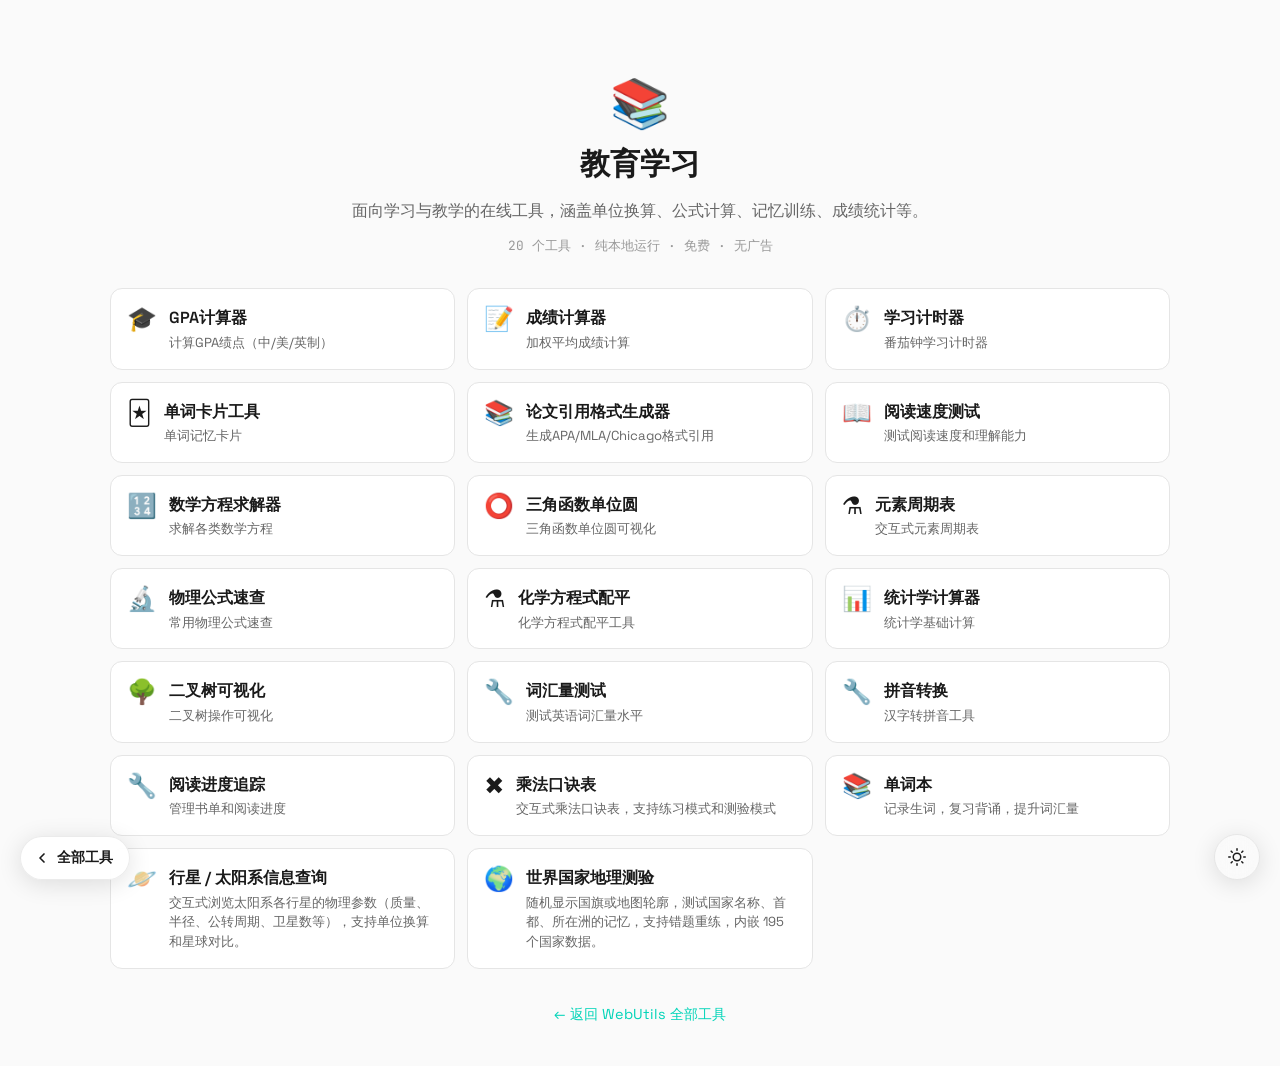
<file: html-tools/tools/education/index.html>
<!doctype html>
<html lang="zh-CN">
  <head>
    <meta charset="utf-8" />
    <meta name="viewport" content="width=device-width, initial-scale=1.0, viewport-fit=cover" />
    <title>教育学习 - 在线工具合集（20个）| WebUtils</title>
    <meta
      name="description"
      content="面向学习与教学的在线工具，涵盖单位换算、公式计算、记忆训练、成绩统计等。"
    />
    <meta name="keywords" content="教育学习,在线工具,免费工具,教育学习大全" />
    <meta name="author" content="WebUtils" />
    <meta name="robots" content="index, follow" />
    <link rel="canonical" href="https://tools.realtime-ai.chat/tools/education/index.html" />
    <meta property="og:title" content="教育学习 - 在线工具合集（20个）| WebUtils" />
    <meta
      property="og:description"
      content="面向学习与教学的在线工具，涵盖单位换算、公式计算、记忆训练、成绩统计等。"
    />
    <meta property="og:type" content="website" />
    <meta property="og:url" content="https://tools.realtime-ai.chat/tools/education/index.html" />
    <meta property="og:site_name" content="WebUtils" />
    <meta property="og:locale" content="zh_CN" />
    <meta property="og:image" content="https://tools.realtime-ai.chat/social-preview.png" />
    <meta name="twitter:card" content="summary" />
    <meta name="twitter:title" content="教育学习 - 在线工具合集（20个）| WebUtils" />
    <meta
      name="twitter:description"
      content="面向学习与教学的在线工具，涵盖单位换算、公式计算、记忆训练、成绩统计等。"
    />
    <meta name="twitter:image" content="https://tools.realtime-ai.chat/social-preview.png" />
    <script type="application/ld+json">
      {
        "@context": "https://schema.org",
        "@type": "BreadcrumbList",
        "itemListElement": [
          {
            "@type": "ListItem",
            "position": 1,
            "name": "首页",
            "item": "https://tools.realtime-ai.chat/"
          },
          {
            "@type": "ListItem",
            "position": 2,
            "name": "教育学习",
            "item": "https://tools.realtime-ai.chat/tools/education/index.html"
          }
        ]
      }
    </script>
    <script type="application/ld+json">
      {
        "@context": "https://schema.org",
        "@type": "CollectionPage",
        "name": "教育学习 - 在线工具合集（20个）| WebUtils",
        "description": "面向学习与教学的在线工具，涵盖单位换算、公式计算、记忆训练、成绩统计等。",
        "url": "https://tools.realtime-ai.chat/tools/education/index.html",
        "mainEntity": {
          "@type": "ItemList",
          "numberOfItems": 20,
          "itemListElement": [
            {
              "@type": "ListItem",
              "position": 1,
              "name": "GPA计算器",
              "url": "https://tools.realtime-ai.chat/tools/education/gpa-calculator.html"
            },
            {
              "@type": "ListItem",
              "position": 2,
              "name": "成绩计算器",
              "url": "https://tools.realtime-ai.chat/tools/education/grade-calculator.html"
            },
            {
              "@type": "ListItem",
              "position": 3,
              "name": "学习计时器",
              "url": "https://tools.realtime-ai.chat/tools/education/study-timer.html"
            },
            {
              "@type": "ListItem",
              "position": 4,
              "name": "单词卡片工具",
              "url": "https://tools.realtime-ai.chat/tools/education/flashcard.html"
            },
            {
              "@type": "ListItem",
              "position": 5,
              "name": "论文引用格式生成器",
              "url": "https://tools.realtime-ai.chat/tools/education/citation-generator.html"
            },
            {
              "@type": "ListItem",
              "position": 6,
              "name": "阅读速度测试",
              "url": "https://tools.realtime-ai.chat/tools/education/reading-speed.html"
            },
            {
              "@type": "ListItem",
              "position": 7,
              "name": "数学方程求解器",
              "url": "https://tools.realtime-ai.chat/tools/education/math-solver.html"
            },
            {
              "@type": "ListItem",
              "position": 8,
              "name": "三角函数单位圆",
              "url": "https://tools.realtime-ai.chat/tools/education/unit-circle.html"
            },
            {
              "@type": "ListItem",
              "position": 9,
              "name": "元素周期表",
              "url": "https://tools.realtime-ai.chat/tools/education/periodic-table.html"
            },
            {
              "@type": "ListItem",
              "position": 10,
              "name": "物理公式速查",
              "url": "https://tools.realtime-ai.chat/tools/education/physics-formulas.html"
            },
            {
              "@type": "ListItem",
              "position": 11,
              "name": "化学方程式配平",
              "url": "https://tools.realtime-ai.chat/tools/education/chemical-equation.html"
            },
            {
              "@type": "ListItem",
              "position": 12,
              "name": "统计学计算器",
              "url": "https://tools.realtime-ai.chat/tools/education/statistics.html"
            },
            {
              "@type": "ListItem",
              "position": 13,
              "name": "二叉树可视化",
              "url": "https://tools.realtime-ai.chat/tools/education/binary-tree.html"
            },
            {
              "@type": "ListItem",
              "position": 14,
              "name": "词汇量测试",
              "url": "https://tools.realtime-ai.chat/tools/language/vocabulary-test.html"
            },
            {
              "@type": "ListItem",
              "position": 15,
              "name": "拼音转换",
              "url": "https://tools.realtime-ai.chat/tools/language/pinyin-converter.html"
            },
            {
              "@type": "ListItem",
              "position": 16,
              "name": "阅读进度追踪",
              "url": "https://tools.realtime-ai.chat/tools/education/reading-tracker.html"
            },
            {
              "@type": "ListItem",
              "position": 17,
              "name": "乘法口诀表",
              "url": "https://tools.realtime-ai.chat/tools/education/multiplication-table.html"
            },
            {
              "@type": "ListItem",
              "position": 18,
              "name": "单词本",
              "url": "https://tools.realtime-ai.chat/tools/language/vocabulary-builder.html"
            },
            {
              "@type": "ListItem",
              "position": 19,
              "name": "行星 / 太阳系信息查询",
              "url": "https://tools.realtime-ai.chat/tools/education/solar-system-explorer.html"
            },
            {
              "@type": "ListItem",
              "position": 20,
              "name": "世界国家地理测验",
              "url": "https://tools.realtime-ai.chat/tools/education/geography-country-quiz.html"
            }
          ]
        }
      }
    </script>
    <link rel="preconnect" href="https://fonts.googleapis.com" />
    <link rel="preconnect" href="https://fonts.gstatic.com" crossorigin />
    <link
      href="https://fonts.googleapis.com/css2?family=Space+Grotesk:wght@400;500;600;700&family=JetBrains+Mono:wght@400;500&display=swap"
      rel="stylesheet"
    />
    <link rel="stylesheet" href="../../assets/css/tool-base.css" />
    <style>
      * {
        box-sizing: border-box;
      }
      body {
        margin: 0;
        background: var(--bg-deep);
        color: var(--text-primary);
        font-family: var(--font-sans);
        -webkit-font-smoothing: antialiased;
      }
      .cat-main {
        max-width: 1100px;
        margin: 0 auto;
        padding: calc(var(--nav-height) + var(--space-6)) var(--space-5) var(--space-10);
      }
      .cat-hero {
        text-align: center;
        margin-bottom: var(--space-8);
      }
      .cat-hero-icon {
        font-size: 3rem;
        line-height: 1;
      }
      .cat-hero h1 {
        font-size: 1.9rem;
        margin: var(--space-3) 0 var(--space-2);
      }
      .cat-intro {
        max-width: 640px;
        margin: 0 auto var(--space-3);
        color: var(--text-secondary);
        line-height: 1.7;
      }
      .cat-meta {
        margin: 0;
        font-family: var(--font-mono);
        font-size: 0.8rem;
        color: var(--text-muted);
      }
      .cat-grid {
        display: grid;
        grid-template-columns: repeat(auto-fill, minmax(260px, 1fr));
        gap: var(--space-3);
      }
      .cat-card {
        display: flex;
        gap: var(--space-3);
        padding: var(--space-4);
        border: 1px solid var(--border-subtle);
        border-radius: var(--radius-lg);
        background: var(--bg-card);
        color: inherit;
        text-decoration: none;
        transition:
          border-color var(--transition),
          transform var(--transition);
      }
      .cat-card:hover {
        border-color: var(--accent-cyan);
        transform: translateY(-2px);
      }
      .cat-card-icon {
        flex-shrink: 0;
        font-size: 1.5rem;
        line-height: 1.2;
      }
      .cat-card-body {
        display: flex;
        flex-direction: column;
        gap: 2px;
        min-width: 0;
      }
      .cat-card-name {
        font-weight: 600;
      }
      .cat-card-desc {
        font-size: 0.82rem;
        line-height: 1.5;
        color: var(--text-secondary);
      }
      .cat-faq {
        margin-top: var(--space-10);
      }
      .cat-faq h2 {
        font-size: 1.1rem;
        margin-bottom: var(--space-3);
      }
      .cat-footer {
        margin-top: var(--space-8);
        text-align: center;
      }
      .cat-footer a {
        font-size: 0.9rem;
        color: var(--accent-cyan);
        text-decoration: none;
      }
      .cat-footer a:hover {
        text-decoration: underline;
      }
    </style>
    <!-- PWA -->
    <link rel="manifest" href="../../manifest.json" />
    <link rel="icon" type="image/svg+xml" href="../../favicon.svg" />
    <link rel="icon" type="image/png" sizes="32x32" href="../../favicon-32x32.png" />
    <link rel="icon" type="image/png" sizes="16x16" href="../../favicon-16x16.png" />
    <link rel="apple-touch-icon" href="../../apple-touch-icon.png" />
    <meta name="theme-color" content="#ffffff" media="(prefers-color-scheme: light)" />
    <meta name="theme-color" content="#1a1a1a" media="(prefers-color-scheme: dark)" />
    <script src="../../assets/js/tool-chrome.js"></script>
  </head>
  <body>
    <main class="cat-main">
      <header class="cat-hero">
        <div class="cat-hero-icon">📚</div>
        <h1>教育学习</h1>
        <p class="cat-intro">
          面向学习与教学的在线工具，涵盖单位换算、公式计算、记忆训练、成绩统计等。
        </p>
        <p class="cat-meta">20 个工具 · 纯本地运行 · 免费 · 无广告</p>
      </header>
      <section class="cat-grid">
        <a class="cat-card" href="gpa-calculator.html">
          <span class="cat-card-icon">🎓</span>
          <span class="cat-card-body">
            <span class="cat-card-name">GPA计算器</span>
            <span class="cat-card-desc">计算GPA绩点（中/美/英制）</span>
          </span>
        </a>
        <a class="cat-card" href="grade-calculator.html">
          <span class="cat-card-icon">📝</span>
          <span class="cat-card-body">
            <span class="cat-card-name">成绩计算器</span>
            <span class="cat-card-desc">加权平均成绩计算</span>
          </span>
        </a>
        <a class="cat-card" href="study-timer.html">
          <span class="cat-card-icon">⏱️</span>
          <span class="cat-card-body">
            <span class="cat-card-name">学习计时器</span>
            <span class="cat-card-desc">番茄钟学习计时器</span>
          </span>
        </a>
        <a class="cat-card" href="flashcard.html">
          <span class="cat-card-icon">🃏</span>
          <span class="cat-card-body">
            <span class="cat-card-name">单词卡片工具</span>
            <span class="cat-card-desc">单词记忆卡片</span>
          </span>
        </a>
        <a class="cat-card" href="citation-generator.html">
          <span class="cat-card-icon">📚</span>
          <span class="cat-card-body">
            <span class="cat-card-name">论文引用格式生成器</span>
            <span class="cat-card-desc">生成APA/MLA/Chicago格式引用</span>
          </span>
        </a>
        <a class="cat-card" href="reading-speed.html">
          <span class="cat-card-icon">📖</span>
          <span class="cat-card-body">
            <span class="cat-card-name">阅读速度测试</span>
            <span class="cat-card-desc">测试阅读速度和理解能力</span>
          </span>
        </a>
        <a class="cat-card" href="math-solver.html">
          <span class="cat-card-icon">🔢</span>
          <span class="cat-card-body">
            <span class="cat-card-name">数学方程求解器</span>
            <span class="cat-card-desc">求解各类数学方程</span>
          </span>
        </a>
        <a class="cat-card" href="unit-circle.html">
          <span class="cat-card-icon">⭕</span>
          <span class="cat-card-body">
            <span class="cat-card-name">三角函数单位圆</span>
            <span class="cat-card-desc">三角函数单位圆可视化</span>
          </span>
        </a>
        <a class="cat-card" href="periodic-table.html">
          <span class="cat-card-icon">⚗️</span>
          <span class="cat-card-body">
            <span class="cat-card-name">元素周期表</span>
            <span class="cat-card-desc">交互式元素周期表</span>
          </span>
        </a>
        <a class="cat-card" href="physics-formulas.html">
          <span class="cat-card-icon">🔬</span>
          <span class="cat-card-body">
            <span class="cat-card-name">物理公式速查</span>
            <span class="cat-card-desc">常用物理公式速查</span>
          </span>
        </a>
        <a class="cat-card" href="chemical-equation.html">
          <span class="cat-card-icon">⚗️</span>
          <span class="cat-card-body">
            <span class="cat-card-name">化学方程式配平</span>
            <span class="cat-card-desc">化学方程式配平工具</span>
          </span>
        </a>
        <a class="cat-card" href="statistics.html">
          <span class="cat-card-icon">📊</span>
          <span class="cat-card-body">
            <span class="cat-card-name">统计学计算器</span>
            <span class="cat-card-desc">统计学基础计算</span>
          </span>
        </a>
        <a class="cat-card" href="binary-tree.html">
          <span class="cat-card-icon">🌳</span>
          <span class="cat-card-body">
            <span class="cat-card-name">二叉树可视化</span>
            <span class="cat-card-desc">二叉树操作可视化</span>
          </span>
        </a>
        <a class="cat-card" href="../language/vocabulary-test.html">
          <span class="cat-card-icon">🔧</span>
          <span class="cat-card-body">
            <span class="cat-card-name">词汇量测试</span>
            <span class="cat-card-desc">测试英语词汇量水平</span>
          </span>
        </a>
        <a class="cat-card" href="../language/pinyin-converter.html">
          <span class="cat-card-icon">🔧</span>
          <span class="cat-card-body">
            <span class="cat-card-name">拼音转换</span>
            <span class="cat-card-desc">汉字转拼音工具</span>
          </span>
        </a>
        <a class="cat-card" href="reading-tracker.html">
          <span class="cat-card-icon">🔧</span>
          <span class="cat-card-body">
            <span class="cat-card-name">阅读进度追踪</span>
            <span class="cat-card-desc">管理书单和阅读进度</span>
          </span>
        </a>
        <a class="cat-card" href="multiplication-table.html">
          <span class="cat-card-icon">✖️</span>
          <span class="cat-card-body">
            <span class="cat-card-name">乘法口诀表</span>
            <span class="cat-card-desc">交互式乘法口诀表，支持练习模式和测验模式</span>
          </span>
        </a>
        <a class="cat-card" href="../language/vocabulary-builder.html">
          <span class="cat-card-icon">📚</span>
          <span class="cat-card-body">
            <span class="cat-card-name">单词本</span>
            <span class="cat-card-desc">记录生词，复习背诵，提升词汇量</span>
          </span>
        </a>
        <a class="cat-card" href="solar-system-explorer.html">
          <span class="cat-card-icon">🪐</span>
          <span class="cat-card-body">
            <span class="cat-card-name">行星 / 太阳系信息查询</span>
            <span class="cat-card-desc">
              交互式浏览太阳系各行星的物理参数（质量、半径、公转周期、卫星数等），支持单位换算和星球对比。
            </span>
          </span>
        </a>
        <a class="cat-card" href="geography-country-quiz.html">
          <span class="cat-card-icon">🌍</span>
          <span class="cat-card-body">
            <span class="cat-card-name">世界国家地理测验</span>
            <span class="cat-card-desc">
              随机显示国旗或地图轮廓，测试国家名称、首都、所在洲的记忆，支持错题重练，内嵌 195
              个国家数据。
            </span>
          </span>
        </a>
      </section>
      <footer class="cat-footer">
        <a href="../../index.html">← 返回 WebUtils 全部工具</a>
      </footer>
    </main>
  </body>
</html>
</file>
<file: html-tools/assets/css/tool-base.css>
/* ============================================================
 * tool-base.css — 工具页共享基座
 * 设计 token · 兼容垫片 · 明暗主题 · 基础组件 · 悬浮外壳
 *
 * 用法：在每个工具 HTML 的内联 <style> 之前引入
 *   <link rel="stylesheet" href="../../assets/css/tool-base.css" />
 *
 * 改一次设计 = 全站生效。后定义的工具内联 :root/样式仍可覆盖本文件。
 * ============================================================ */

/* ---------- 1. 设计 token（与 assets/css/main.css 对齐）---------- */
:root {
  /* 背景层级 */
  --bg-deep: #0a0a0f;
  --bg-surface: #12121a;
  --bg-card: #1a1a24;
  --bg-card-hover: #22222e;
  --bg-input: #0e0e14;

  /* 文字 */
  --text-primary: #e8e8ed;
  --text-secondary: #8888a0;
  --text-muted: #55556a;

  /* 边框 */
  --border-subtle: #2a2a3a;
  --border-strong: #3a3a4a;

  /* 强调色 */
  --accent-cyan: #00f5d4;
  --accent-magenta: #f72585;
  --accent-yellow: #fee440;
  --accent-blue: #4cc9f0;
  --accent-purple: #7b2cbf;
  --accent-orange: #ff9f1c;
  --accent-red: #ff6b6b;
  --accent-green: #06d6a0;

  /* 辉光 */
  --glow-cyan: rgb(0 245 212 / 15%);
  --glow-magenta: rgb(247 37 133 / 15%);

  /* 字体 */
  --font-sans: 'Space Grotesk', system-ui, -apple-system, 'Segoe UI', sans-serif;
  --font-mono: 'JetBrains Mono', ui-monospace, 'SF Mono', 'Menlo', monospace;

  /* 间距尺度（4px 基数） */
  --space-1: 4px;
  --space-2: 8px;
  --space-3: 12px;
  --space-4: 16px;
  --space-5: 20px;
  --space-6: 24px;
  --space-8: 32px;
  --space-10: 40px;

  /* 圆角 */
  --radius-sm: 4px;
  --radius-md: 8px;
  --radius-lg: 12px;
  --radius-xl: 20px;
  --radius-full: 999px;

  /* 阴影 */
  --shadow-sm: 0 1px 2px rgb(0 0 0 / 40%);
  --shadow-md: 0 4px 12px rgb(0 0 0 / 40%);
  --shadow-lg: 0 8px 32px rgb(0 0 0 / 50%);

  /* 过渡 */
  --transition-fast: 150ms ease;
  --transition: 200ms ease;

  /* 玻璃外壳 */
  --tb-glass-bg: rgb(20 20 28 / 92%);
  --tb-glass-border: rgb(255 255 255 / 10%);
  --tb-fab-shadow: 0 8px 24px rgb(0 0 0 / 38%);

  /* 布局 */
  --nav-height: 56px;
}

/* ---------- 2. 明暗主题 ---------- */
[data-theme='light'] {
  --bg-deep: #fafafa;
  --bg-surface: #fff;
  --bg-card: #fff;
  --bg-card-hover: #f5f5f5;
  --bg-input: #f4f4f6;
  --text-primary: #1a1a1a;
  --text-secondary: #666;
  --text-muted: #999;
  --border-subtle: #e5e5e5;
  --border-strong: #d4d4d4;
  --accent-cyan: #00d4b8;
  --accent-magenta: #e63975;
  --accent-yellow: #f5c518;
  --accent-blue: #0ea5e9;
  --accent-purple: #9333ea;
  --glow-cyan: rgb(0 212 184 / 10%);
  --glow-magenta: rgb(230 57 117 / 10%);
  --shadow-sm: 0 1px 2px rgb(0 0 0 / 6%);
  --shadow-md: 0 4px 12px rgb(0 0 0 / 8%);
  --shadow-lg: 0 8px 32px rgb(0 0 0 / 12%);
  --tb-glass-bg: rgb(255 255 255 / 94%);
  --tb-glass-border: rgb(0 0 0 / 8%);
  --tb-fab-shadow: 0 8px 24px rgb(0 0 0 / 12%);
}

/* ---------- 3. 兼容垫片：旧工具的孤儿变量映射到新 token ---------- */
:root {
  --color-bg-deep: var(--bg-deep);
  --color-bg-surface: var(--bg-surface);
  --color-bg-subtle: var(--bg-card);
  --color-bg-card: var(--bg-card);
  --color-bg-input: var(--bg-input);
  --color-text-primary: var(--text-primary);
  --color-text-secondary: var(--text-secondary);
  --color-text-muted: var(--text-muted);
  --color-border-default: var(--border-subtle);
  --color-border-subtle: var(--border-subtle);
  --color-border-strong: var(--border-strong);
  --color-accent-primary: var(--accent-cyan);
  --color-accent-secondary: var(--accent-magenta);
  --color-accent-cyan: var(--accent-cyan);
  --color-accent-purple: var(--accent-purple);
  --color-accent-pink: var(--accent-magenta);
  --color-success: var(--accent-green);
  --color-warning: var(--accent-yellow);
  --color-error: var(--accent-red);
  --color-danger: var(--accent-red);
  --color-info: var(--accent-blue);

  /* 旧单名约定 */
  --bg-color: var(--bg-deep);
  --bg-secondary: var(--bg-surface);
  --bg-tertiary: var(--bg-card);
  --bg-elevated: var(--bg-card-hover);
  --bg-hover: var(--bg-card-hover);
  --text-color: var(--text-primary);
  --primary-color: var(--accent-cyan);
  --secondary-color: var(--accent-magenta);
  --accent-color: var(--accent-cyan);
  --success-color: var(--accent-green);
  --warning-color: var(--accent-yellow);
  --error-color: var(--accent-red);
  --danger-color: var(--accent-red);
  --info-color: var(--accent-blue);
  --border-default: var(--border-subtle);
  --border-color: var(--border-subtle);
  --border-radius: var(--radius-md);
  --card-shadow: var(--shadow-md);
  --transition-normal: var(--transition);
}

/* ---------- 4. 基础重置（工具内联样式可覆盖）---------- */
*,
*::before,
*::after {
  box-sizing: border-box;
}

html {
  -webkit-text-size-adjust: 100%;
}

body {
  margin: 0;
  font-family: var(--font-sans);
  background: var(--bg-deep);
  color: var(--text-primary);
  line-height: 1.6;
  -webkit-font-smoothing: antialiased;
  -webkit-tap-highlight-color: transparent;
}

/* 移除移动端点击的双击缩放延迟与高亮闪烁，点击更跟手 */
button,
a,
label,
input,
select,
textarea,
summary,
[role='button'] {
  touch-action: manipulation;
}

/* ---------- 5. 共享组件（新工具可直接使用 .tb-* 类）---------- */
.tb-card {
  background: var(--bg-card);
  border: 1px solid var(--border-subtle);
  border-radius: var(--radius-lg);
  box-shadow: var(--shadow-md);
}

.tb-btn {
  display: inline-flex;
  align-items: center;
  justify-content: center;
  gap: var(--space-2);
  padding: 10px 18px;
  font-family: var(--font-sans);
  font-size: 14px;
  font-weight: 600;
  color: var(--text-primary);
  background: var(--bg-card-hover);
  border: 1px solid var(--border-strong);
  border-radius: var(--radius-md);
  cursor: pointer;
  transition:
    transform var(--transition-fast),
    border-color var(--transition-fast),
    background var(--transition-fast);
}

.tb-btn:hover {
  transform: translateY(-1px);
  border-color: var(--accent-cyan);
}

.tb-btn:active {
  transform: translateY(0);
}

.tb-btn-primary {
  color: #06121a;
  background: var(--accent-cyan);
  border-color: var(--accent-cyan);
}

.tb-btn-primary:hover {
  filter: brightness(1.08);
}

.tb-input,
.tb-select {
  width: 100%;
  padding: 12px 14px;
  font-family: var(--font-mono);
  font-size: 15px;
  color: var(--text-primary);
  background: var(--bg-input);
  border: 1px solid var(--border-strong);
  border-radius: var(--radius-md);
  transition:
    border-color var(--transition-fast),
    box-shadow var(--transition-fast);
}

.tb-input:focus,
.tb-select:focus {
  outline: none;
  border-color: var(--accent-cyan);
  box-shadow: 0 0 0 3px var(--glow-cyan);
}

.tb-label {
  display: block;
  margin-bottom: var(--space-2);
  font-size: 13px;
  font-weight: 600;
  letter-spacing: 0.02em;
  color: var(--text-secondary);
}

/* ---------- 6. 悬浮外壳：返回首页 + 主题切换（由 tool-chrome.js 注入）---------- */
/* 分组容器自身不生成盒子，避免多一个视口大小的合成层 */
#tbChrome {
  display: contents;
}

.tb-fab {
  position: fixed;
  bottom: 22px;
  display: inline-flex;
  align-items: center;
  justify-content: center;
  gap: var(--space-2);
  font-family: var(--font-sans);
  font-size: 14px;
  font-weight: 600;
  color: var(--text-primary);
  text-decoration: none;
  background: var(--tb-glass-bg);
  border: 1px solid var(--tb-glass-border);
  box-shadow: var(--tb-fab-shadow);
  cursor: pointer;
  z-index: 2147483000;
  will-change: transform;
  -webkit-backdrop-filter: blur(8px) saturate(150%);
  backdrop-filter: blur(8px) saturate(150%);
  transition:
    transform var(--transition),
    border-color var(--transition),
    box-shadow var(--transition);
}

.tb-fab:hover {
  transform: translateY(-2px);
  border-color: var(--accent-cyan);
  box-shadow:
    var(--tb-fab-shadow),
    0 0 0 1px var(--accent-cyan);
}

.tb-fab:active {
  transform: translateY(0);
}

.tb-fab:focus-visible {
  outline: 2px solid var(--accent-cyan);
  outline-offset: 3px;
}

.tb-fab-home {
  left: 22px;
  padding: 11px 17px 11px 14px;
  border-radius: var(--radius-full);
}

.tb-fab-home svg {
  width: 17px;
  height: 17px;
  flex-shrink: 0;
}

.tb-fab-theme {
  right: 22px;
  width: 46px;
  height: 46px;
  padding: 0;
  border-radius: 50%;
}

.tb-fab-theme svg {
  width: 19px;
  height: 19px;
}

.tb-icon-sun {
  display: none;
}

[data-theme='light'] .tb-icon-sun {
  display: block;
}

[data-theme='light'] .tb-icon-moon {
  display: none;
}

@media (max-width: 600px) {
  .tb-fab {
    bottom: 16px;
  }

  .tb-fab-home {
    left: 16px;
  }

  .tb-fab-home span {
    display: none;
  }

  .tb-fab-home {
    width: 46px;
    height: 46px;
    padding: 0;
    border-radius: 50%;
  }

  .tb-fab-theme {
    right: 16px;
  }
}

@media print {
  #tbChrome {
    display: none;
  }
}

/* 切换主题时临时关闭全页过渡，避免大面积颜色渐变造成的卡顿 */
.tb-anim-off,
.tb-anim-off *,
.tb-anim-off *::before,
.tb-anim-off *::after {
  transition: none !important;
}

@media (prefers-reduced-motion: reduce) {
  *,
  *::before,
  *::after {
    animation-duration: 0.01ms !important;
    animation-iteration-count: 1 !important;
    transition-duration: 0.01ms !important;
    scroll-behavior: auto !important;
  }
}

/* ---------- 7. 隐藏旧版页内导航（被悬浮外壳取代）---------- */
.breadcrumb,
nav.nav-bar,
.theme-toggle {
  display: none !important;
}

/* 新模板 nav-bar 移除后回收顶部留白 */
.main-content {
  padding-top: var(--space-6) !important;
}

/* ---------- 8. 底部署名（防搬运）---------- */
#tbCredit {
  position: fixed;
  bottom: 8px;
  left: 50%;
  transform: translateX(-50%);
  z-index: 9998;
  font-size: 11px;
  line-height: 1;
  opacity: 0.35;
  transition: opacity 0.2s;
  pointer-events: auto;
  white-space: nowrap;
  font-family: -apple-system, BlinkMacSystemFont, 'Segoe UI', system-ui, sans-serif;
}
#tbCredit:hover {
  opacity: 0.7;
}
#tbCredit a {
  color: var(--text-secondary, #888);
  text-decoration: none;
}
#tbCredit a:hover {
  color: var(--text-primary, #eee);
  text-decoration: underline;
}
[data-theme='light'] #tbCredit a {
  color: var(--text-secondary, #666);
}
[data-theme='light'] #tbCredit a:hover {
  color: var(--text-primary, #222);
}
</file>
